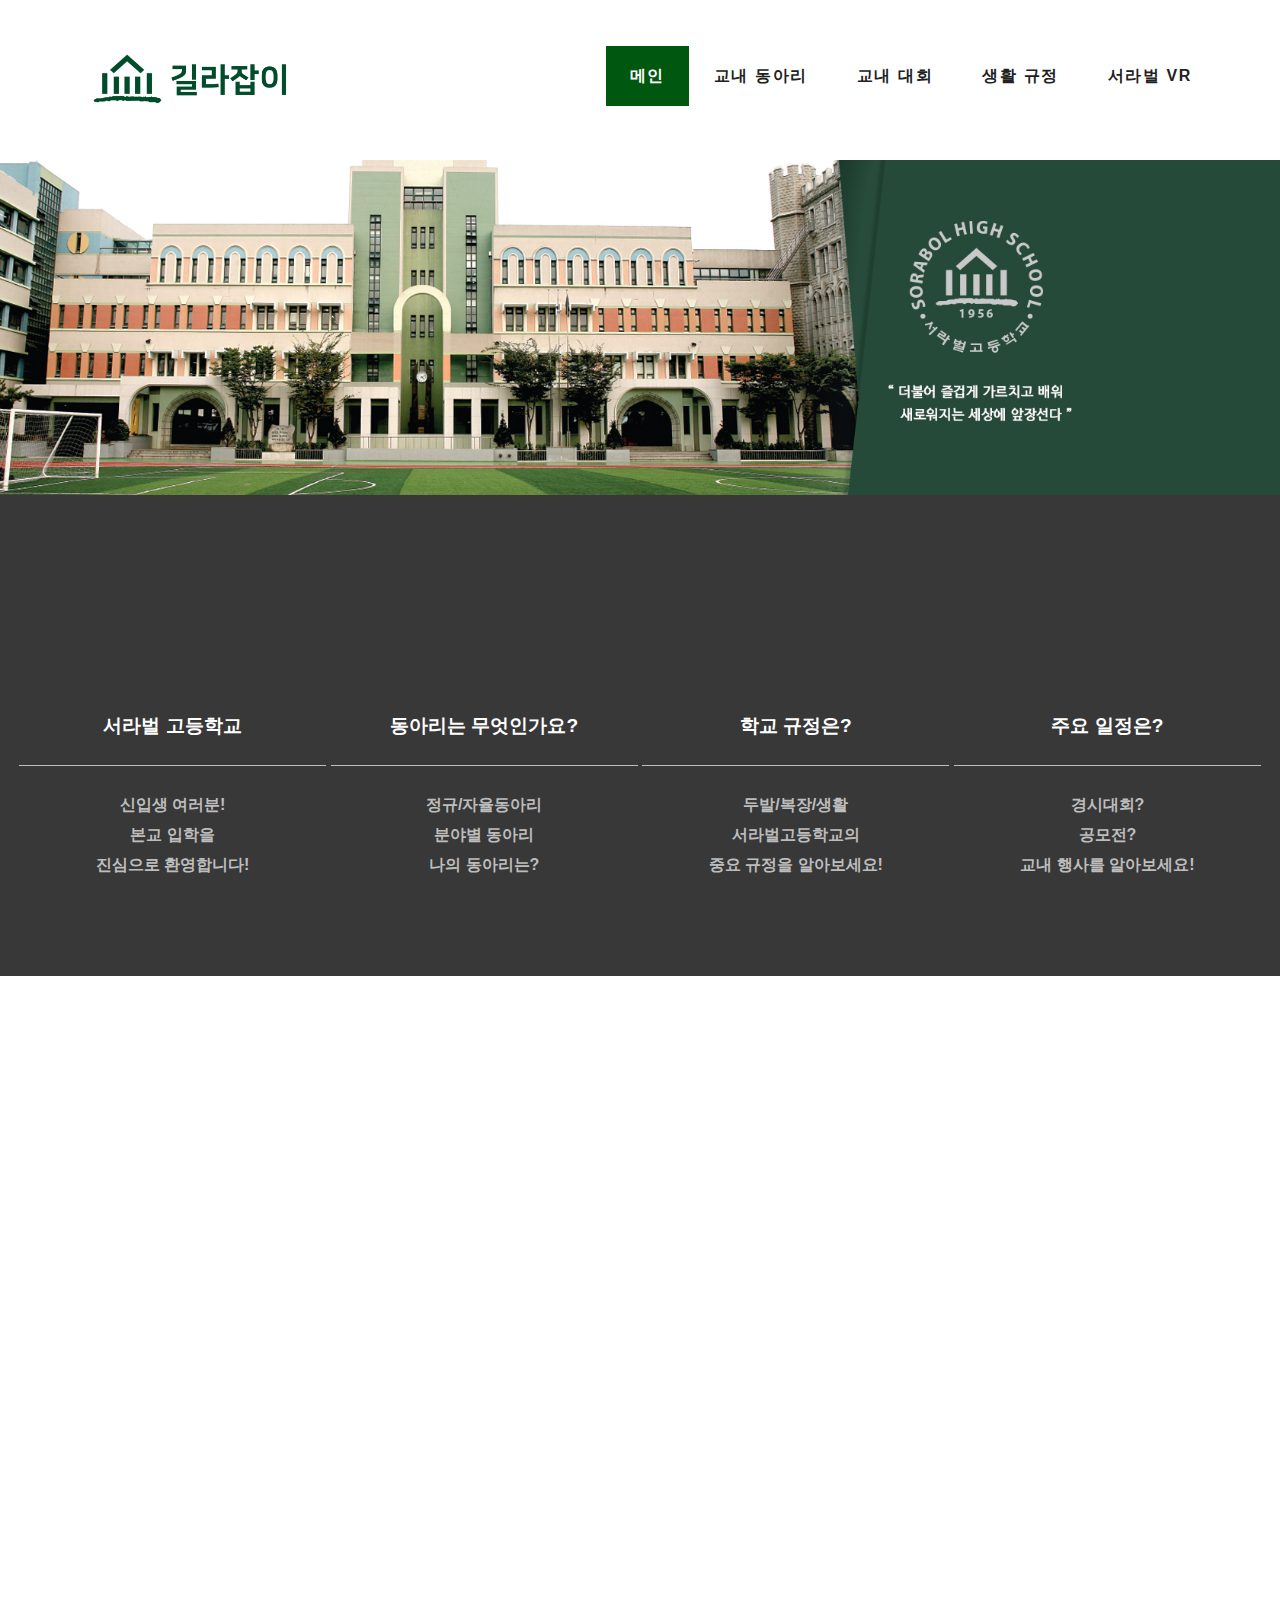
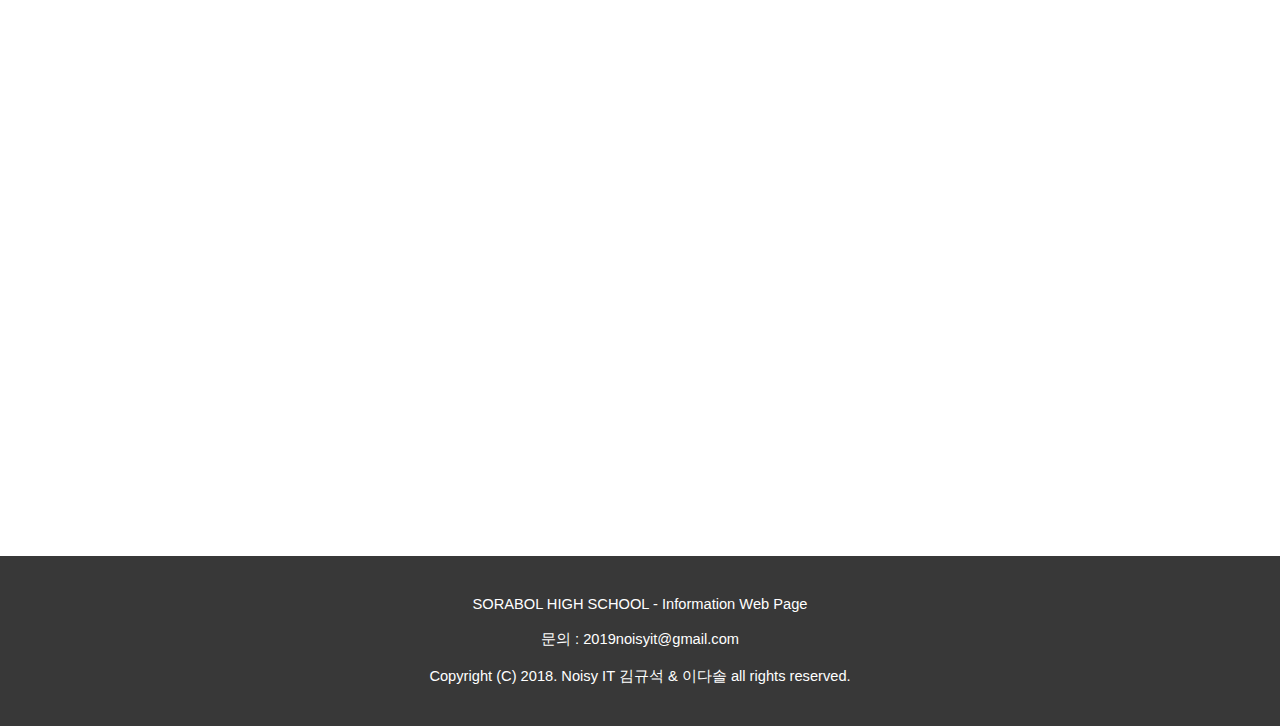
<file: index.html>
<!doctype <!DOCTYPE html>
<!--본 페이지는 서라벌 고등학교 정규 & 자율동아리 2018~2020 Noisy IT(김규석, 이다솔)에 의해 제작되었으며, 2018년부터 본교의 공식 허락을 받고 운영되고 있습니다.-->
<!--코드 파일의 구성은 다음과 같습니다. 다음 개발을 이어나갈 후배분들은 참고해주세요.
body 구성 (순서대로)
1. pc 상단 메뉴
2. 모바일 메뉴 - 햄버거
3. 메인 페이지 이미지 슬라이드
4. 추가 설명 안내 (급식, 추가 설명 안내)
5. 개발자 정보
-->
<html>
<head>
    <meta charset="utf-8" />
    <meta http-equiv="X-UA-Compatible" content="IE=edge">
    <meta name="viewport" content="width=device-width, initial-scale=1">
    <title>서라벌 길라잡이</title>
    <meta name="viewport" content="width=device-width, initial-scale=1">
    <link rel="stylesheet" type="text/css" media="screen" href="./css/keep.css"/>
    <link rel="stylesheet" type="text/css" media="screen" href="./css/header.css"/>
    <link rel="stylesheet" type="text/css" media="screen" href="./css/main.css"/>
    <link rel="stylesheet" type="text/css" media="screen" href="./css/footer.css"/>
    <!--<link rel="stylesheet" type="text/css" media="screen" href="../css/animation.css"/>
    <link rel="stylesheet" type="text/css" media="screen" href="../css/animate.css"/> -->

    <link rel="stylesheet" href="https://use.fontawesome.com/releases/v5.7.0/css/all.css" integrity="sha384-lZN37f5QGtY3VHgisS14W3ExzMWZxybE1SJSEsQp9S+oqd12jhcu+A56Ebc1zFSJ" crossorigin="anonymous">

    <script src="./js/keep.js"></script>
    <script src="./js/urlmanage.js"></script>
    <script src="./js/timer.js"></script>
    <script src="./js/wow.min.js"></script>
    <script src="./js/mobilesidemenu.js"></script>
    <script>
        new WOW().init(); //wow.js 라이브러리 스크롤 애니메이션
        </script>
</head>

<!--메뉴&햄버거 _________________________________________________________________________ -->
<body class="fadeIn">

<!--hamberger (menu side) code-->
    <div class="menu-side">
        <a class="menu-side-close" onclick="closeNav()" style="cursor: pointer;">&times;</a>
        <a href="https://sorabol-info.github.io/hs/">메인</a>
        <a href="./html/srb-club.html">교내 동아리</a>
        <a href="./html/srb-contest.html">교내 대회</a>
        <a href="./html/srb-rule.html">생활규정</a>
        <a onclick="url_confirm_road()">로드뷰</a>
    </div>
    <div class="menu-side-open" onclick="openNav()">
        <i class="fas fa-bars menu-side-open-icon" style="font-size: 32pt;"></i>
    </div>
    <div class="mobile-top-sticky">
        <a title="서라벌 길라잡이" href="https://sorabol-info.github.io/hs/" >
            <img src="./html/logo.jpeg" style="max-width:100%; height:auto;">
    </div>

<!--menu bar (임시 삭제 상단 스티키)
    <div class="main-container">

        <div class="menu-bar">
            <a href="index.html">메인</a>
            <a href="club-index.html">동아리</a>
            <a href="contest.html">대회</a>
            <a href="intro.html">학교소개</a>
            <a onclick="url_confirm_road()">로드뷰</a>
            <a href="tip.html">학교생활 Tip</a>
        </div>
-->

    <!--메뉴 수정-->
            <div id="menu-wrapper">
                <div id="menu-top" class="container">
                <div id="logo">
                    <a title="서라벌 길라잡이" href="https://sorabol-info.github.io/hs/" >
                    <img src="./html/sorabol%20logo.png" height="80" alt="서라벌 길라잡이"></a>
            </div>
            <div class="top-container">
                <div id="menu" class="one" style="z-index:2">
                <ul>
                <li class="current_page_item"><a href="https://sorabol-info.github.io/hs/" accesskey="1" title="" class="button2">메인</a>
                </li>
                <li><a href="./html/srb-club.html" accesskey="2" title="동아리"class="button2">교내 동아리</a>
                </li>
                <li><a href="./html/srb-contest.html" accesskey="3" title=""class="button2">교내 대회</a>

                </li>
                <li><a href="./html/srb-rule.html" accesskey="4" title=""class="button2">생활 규정</a></li>
                <li><a onclick="yesorno();" class="button2">서라벌 VR</a></li>

                </ul>
            </div>
            </div>
            </div>
             </div>

<!-- 메뉴 제외 header code_________________________________________________________________________ -->

    <!--header
        <div class="header">
            <div class="header-title wow bounceIn" >
                <a>Sorabol Info</a>
            </div>
            <div class="header-sub wow bounceIn">
                <p>서라벌의 모든 것</p>
            </div>
            <div class="header-exam wow bounceIn">
                <div class="exam-day"></div>
            </div>
        </div>
    *학교 사진 이미지 스크롤을 위해 일단 제외함-->
    
        <!--메인 학교 이미지-->
        <div>
            <img src="./html/bgimg.jpeg" alt="메인" style="max-width:100%; height:auto;">
        </div>

        <!--이미지 아래 아이콘 및 설명 파트-->
        <div id="featured-wrapper">
                <div id="featured" class="container">
                  <div class="column1"> 
                    <div class="main-icon-box">
                        <i class="fas fa-school"></i>
                    </div>

                    <div class="title">
                      <h2>서라벌 고등학교</h2>
                    </div>
                    <p>신입생 여러분!<br>본교 입학을<br>진심으로 환영합니다!</p>
                  </div>
                  <div class="column2">
                    <div class="main-icon-box">
                        <i class="fas fa-users"></i>
                    </div>
                    <div class="title">
                      <h2>동아리는 무엇인가요?</h2>
                    </div>
                    <p>정규/자율동아리<br>분야별 동아리<br>나의 동아리는?</p>
                  </div>
                  <div class="column3"> 
                    <div class="main-icon-box">
                        <i class="fas fa-gavel"></i>
                        </div>
                    <div class="title">
                      <h2>학교 규정은?</h2>
                    </div>
                    <p>두발/복장/생활<br>서라벌고등학교의<br>중요 규정을 알아보세요!</p>
                  </div>
                  <div class="column4">
                    <div class="main-icon-box">
                            <i class="far fa-calendar-alt"></i>
                        </div>
                    <div class="title">
                      <h2>주요 일정은?</h2>
                    </div>
                    <p>경시대회?<br>공모전?<br>교내 행사를 알아보세요!</p>
                  </div>
                </div>
              </div>

        <!-- 일단 죽여놓은 코드
        <div class="icon-info"> 
            <div class="icon-box" >
                <p>본 페이지는 동아리 [NOISY IT]에서<br>신입생 및 재학생이 학교의 정보를 <br>쉽게 알아볼 수 있도록 하기 위하여 제작하였습니다</p>
            </div>
            <div class="icon-box" style="background-color: #dddddd">
                <p>- Developer -<br>Noisy IT 소속<br>2018~2020 ( 김규석 , 이다솔 )</p>
            </div>
            <div class="icon-box" style="background-color: #dddddd">
                <p>개발 과정</p>
                <p>2018년 ~ 현재, 어떻게 변화했을까요?<br>
                    <a class="info-btn" target="_blank" href="Noisy%20IT.html">자세히 알아보기</a>
                </p>
            </div>
        </div>-->
        
        <div class="club-info wow bounceInRight">
            <!--<div class="info-box">
                <i class="fas fa-users"></i>
            </div>-->
            <div class="des-box">
                <p>[모바일]<br>상단 왼쪽의 = 버튼을 눌러 동아리, 대회 일정 및 안내, 생활 규정 등 다양한 정보를 만나보세요!</p>
            </div>
        </div>

        <div class="rule-info wow bounceInLeft">
            <!--<div class="info-box">
                <i class="fas fa-calendar-check"></i>
            </div>-->
            <div class="des-box">
                <h3>- Today's 급식 & 일정 -</h3><br>
                <p>본 서비스는 추후 업데이트 될 예정입니다.<br>많은 기대 부탁드립니다 (ㅡㅡ)
            </div>
        </div>

        <div class="club-info wow bounceInRight">
            <!--<div class="info-box">
                <i class="fas fa-users"></i>
            </div>-->
            <div class="des-box">
                <p>본 페이지는 동아리 [Noisy IT]에서<br>신입생 및 재학생이 학교의 정보를 <br>쉽게 알아볼 수 있도록 하기 위하여 제작하였습니다<br><br>[ 최근 업데이트 기준일 : 2020. 07.01 ]</p>
            </div>
        </div>

        <div class="rule-info wow bounceInLeft">
            <!--<div class="info-box">
                <i class="fas fa-calendar-check"></i>
            </div>-->
            <div class="des-box">
                <h3>Developer & Manager</h3><br>
                <p>교내 정규 동아리 [ Noisy IT ] 소속<br>3학년<br>김규석 , 이다솔</p>
                <p></p>
                <br>
                <a class="info-btn" target="_blank" href="./html/NoisyIT.html"> 역대 개발진 알아보기 </a>
            </div>
        </div>

        <!--
        <div class="club-info wow bounceInRight">
            <div class="des-box">
                <h3>여분</h3><br>
                <p>여분</p>
                <br>
                <a class="info-btn" onclick="url_confirm_road()">자세히 알아보기</a>
            </div>
            <div class="info-box">
                <i class="fas fa-street-view"></i>
            </div>
        </div>-->

        

     <!--footer-->
        <div class="footer">
            <p>SORABOL HIGH SCHOOL - Information Web Page</p><br>
            <p>문의 : <a href="mailto:2019noisyit@gmail.com" style="text-decoration:none; color: white;">2019noisyit@gmail.com</a></p><br>
            <p>Copyright (C) 2018. Noisy IT 김규석 & 이다솔 all rights reserved.</p>
        </div>
    </div>

</body>
</html>
</file>
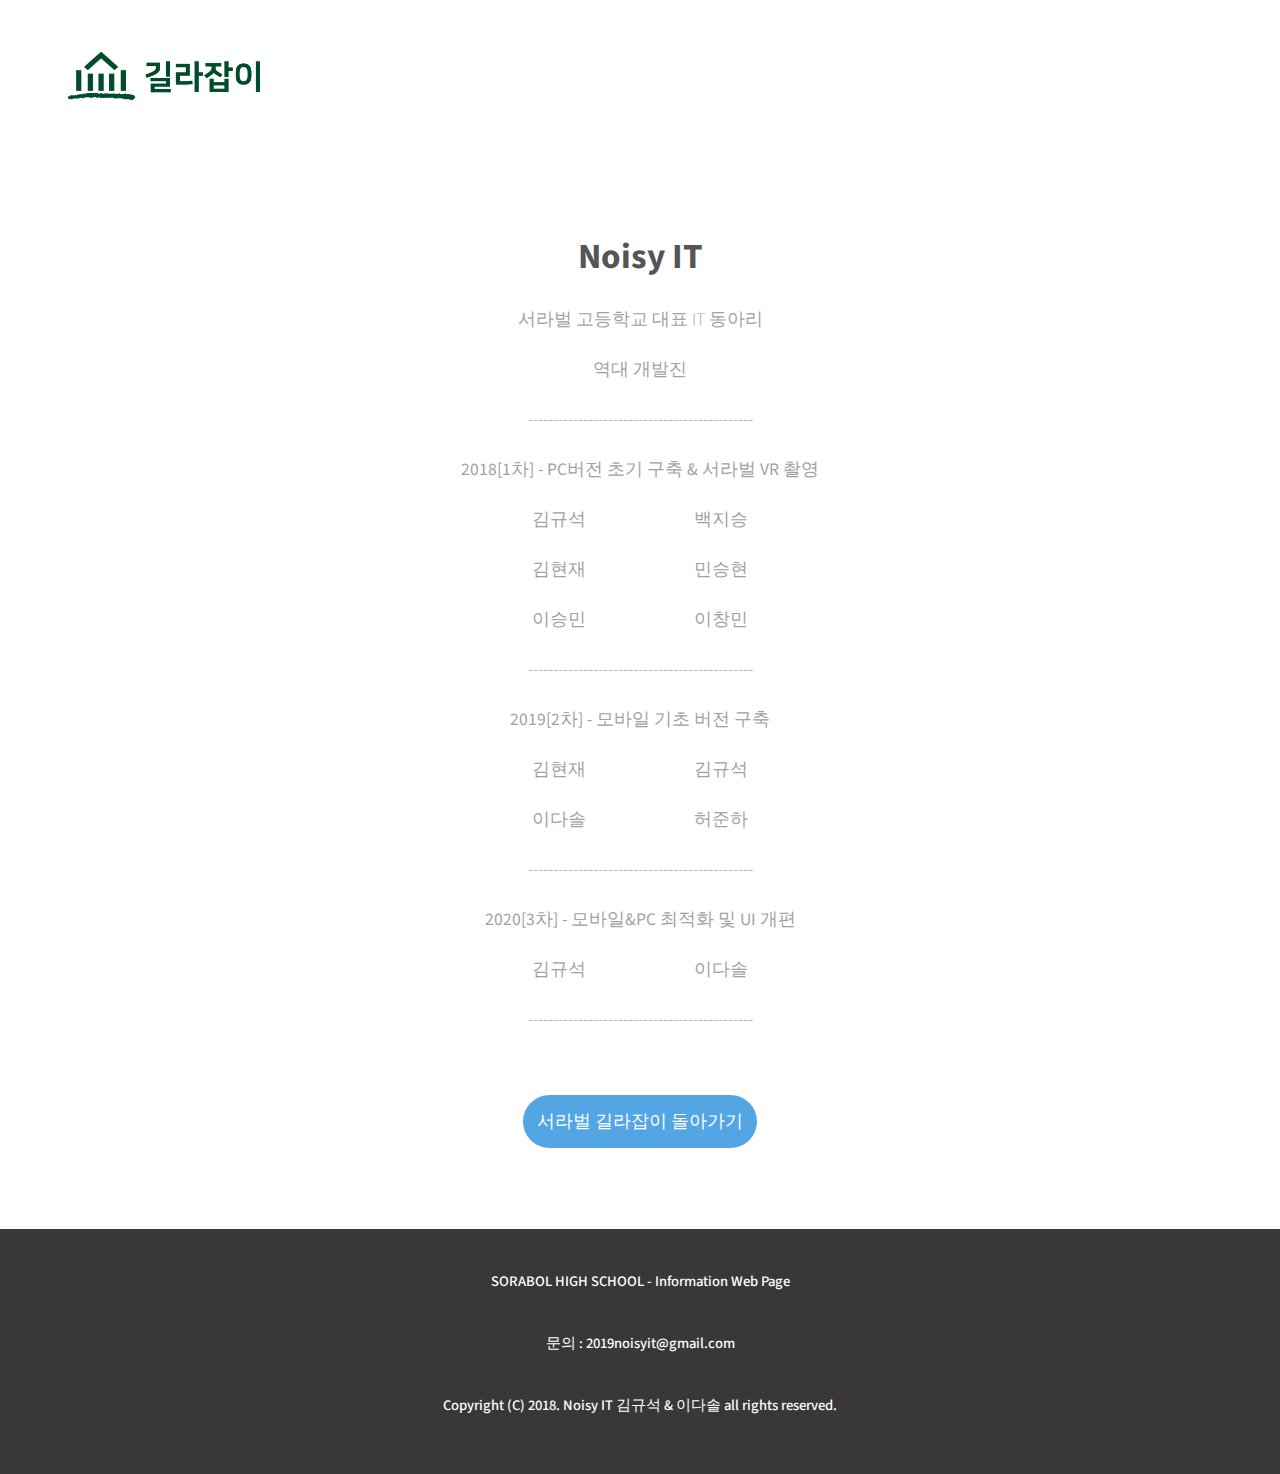
<file: html/Noisy IT.html>
<!DOCTYPE html PUBLIC "-//W3C//DTD XHTML 1.0 Strict//EN" "http://www.w3.org/TR/xhtml1/DTD/xhtml1-strict.dtd">

<html xmlns="http://www.w3.org/1999/xhtml">
<head>
<meta http-equiv="Content-Type" content="text/html; charset=utf-8" />
<title></title>
<meta name="keywords" content="" />
<meta name="description" content="" />
<link href="http://fonts.googleapis.com/css?family=Source+Sans+Pro:200,300,400,600,700,900" rel="stylesheet" />
<link href="../css/auth_club.css" rel="stylesheet" type="text/css" media="all" />
<link href="../css/fonts.css" rel="stylesheet" type="text/css" media="all" />
<link href="../css/NoisyIT.css" rel="stylesheet" type="text/css" media="all" />
<link href="../css/footer.css" rel="stylesheet" type="text/css" media="all" />
<!--<link href="../css/keep.css" rel="stylesheet" type="text/css" media="all" />-->

<!--[if IE 6]><link href="default_ie6.css" rel="stylesheet" type="text/css" /><![endif]-->

</head>
<body>





<div id="header-wrapper">
  <div id="header" class="container">
    <div class="topMenu" id="logo">
      <a title="Noisy IT" href="Noisy%20IT.html">
        <img class="topLogo" src="sorabol logo.png" height="80" alt="서라벌 길라잡이"></a>
      </div>
</div>
</div>
<div id="header-featured"> </div>

<div id="wrapper">

  <div id="extra" class="container">
      <h2><strong>Noisy IT</strong></h2><br>
    <span>
        서라벌 고등학교 대표 IT 동아리
        <br><br>
        <strong>역대 개발진</strong><br><br>
        ---------------------------------------------<br><br>
        <strong>2018[1차] - PC버전 초기 구축 & 서라벌 VR 촬영</strong>
        <br><br>
        김규석&nbsp; &nbsp;&nbsp; &nbsp;&nbsp; &nbsp;&nbsp; &nbsp;&nbsp; &nbsp;&nbsp; &nbsp;&nbsp; &nbsp;&nbsp; &nbsp;&nbsp; &nbsp;백지승<br><br>
        김현재&nbsp; &nbsp;&nbsp; &nbsp;&nbsp; &nbsp;&nbsp; &nbsp;&nbsp; &nbsp;&nbsp; &nbsp;&nbsp; &nbsp;&nbsp; &nbsp;&nbsp; &nbsp;민승현<br><br>
        이승민&nbsp; &nbsp;&nbsp; &nbsp;&nbsp; &nbsp;&nbsp; &nbsp;&nbsp; &nbsp;&nbsp; &nbsp;&nbsp; &nbsp;&nbsp; &nbsp;&nbsp; &nbsp;이창민<br><br>
        ---------------------------------------------<br><br>

        <strong>2019[2차] - 모바일 기초 버전 구축</strong>
        <br><br>
        김현재&nbsp; &nbsp;&nbsp; &nbsp;&nbsp; &nbsp;&nbsp; &nbsp;&nbsp; &nbsp;&nbsp; &nbsp;&nbsp; &nbsp;&nbsp; &nbsp;&nbsp; &nbsp;김규석<br><br>
        이다솔&nbsp; &nbsp;&nbsp; &nbsp;&nbsp; &nbsp;&nbsp; &nbsp;&nbsp; &nbsp;&nbsp; &nbsp;&nbsp; &nbsp;&nbsp; &nbsp;&nbsp; &nbsp;허준하<br><br>
        ---------------------------------------------<br><br>

        <strong>2020[3차] - 모바일&PC 최적화 및 UI 개편</strong>
        <br><br>
        김규석&nbsp; &nbsp;&nbsp; &nbsp;&nbsp; &nbsp;&nbsp; &nbsp;&nbsp; &nbsp;&nbsp; &nbsp;&nbsp; &nbsp;&nbsp; &nbsp;&nbsp; &nbsp;이다솔<br><br>
        ---------------------------------------------<br><br>

      </span>

    <a href="../index.html" id="return">서라벌 길라잡이 돌아가기</a></div>

    <br>
</div>
<div class="footer">
            <p>SORABOL HIGH SCHOOL - Information Web Page</p><br>
            <p>문의 : <a href="mailto:2019noisyit@gmail.com" style="text-decoration:none; color: white;">2019noisyit@gmail.com</a></p><br>
            <p>Copyright (C) 2018. Noisy IT 김규석 & 이다솔 all rights reserved.</p>
        </div>
</body>
</html>
</file>
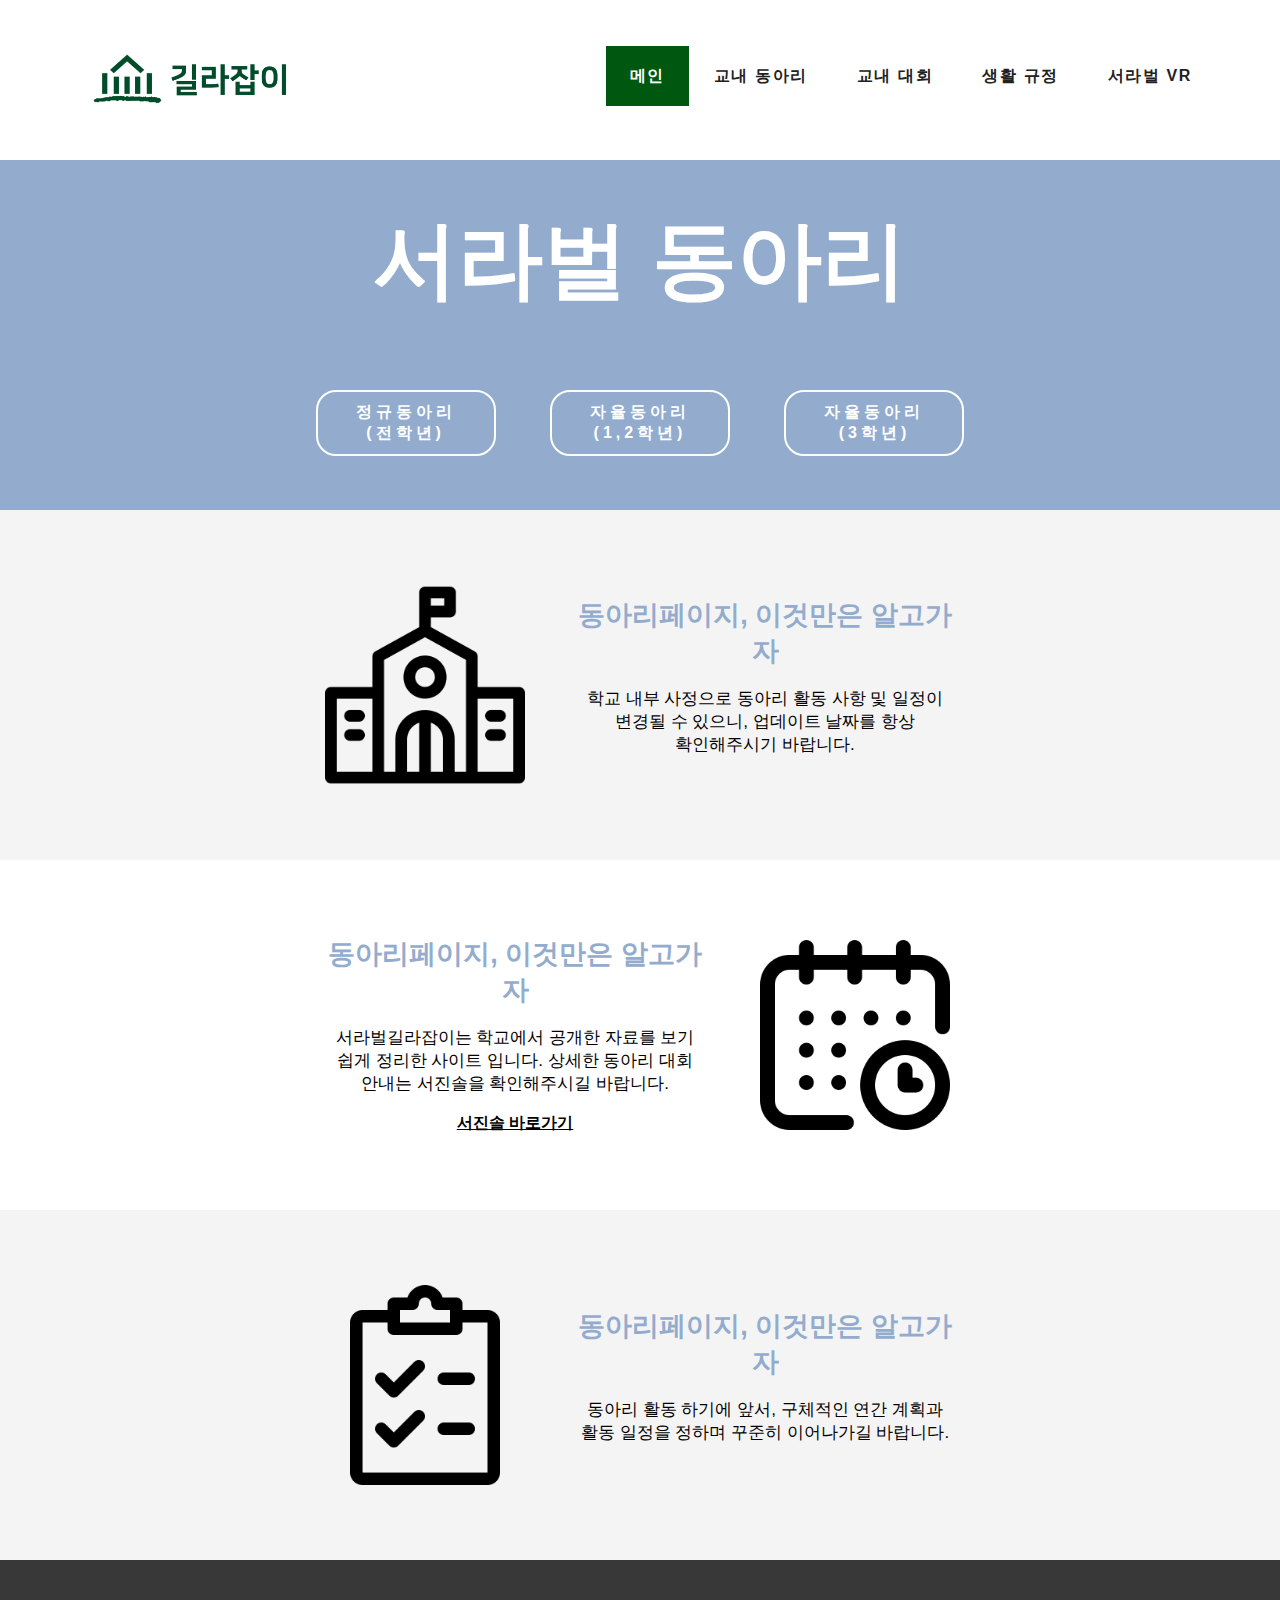
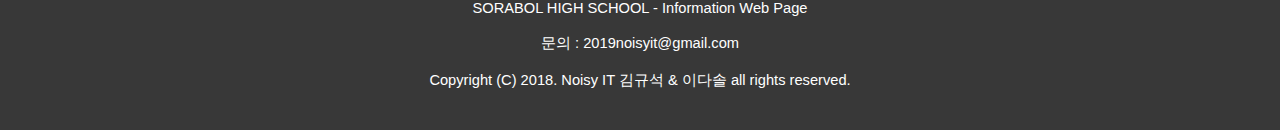
<file: html/srb-club.html>
<!doctype <!DOCTYPE html>
<html>
<head >
    <meta charset="utf-8" />
    <meta http-equiv="X-UA-Compatible" content="IE=edge">
    <title>교내 동아리</title>
    <meta name="viewport" content="width=device-width, initial-scale=1">
    <link rel="stylesheet" type="text/css" media="screen" href="../css/keep.css"/>
    <link rel="stylesheet" type="text/css" media="screen" href="../css/header.css"/>
    <link rel="stylesheet" type="text/css" media="screen" href="../css/footer.css"/>
    <link rel="stylesheet" type="text/css" media="screen" href="../css/animation.css"/>
    <link rel="stylesheet" type="text/css" media="screen" href="../css/main.css"/>
    <link rel="stylesheet" type="text/css" media="screen" href="../css/srb-club.css"/>
    <link rel="stylesheet" type="text/css" media="screen" href="../css/sidemenu-contestpage.css"/>


    <link rel="stylesheet" href="https://use.fontawesome.com/releases/v5.7.0/css/all.css" integrity="sha384-lZN37f5QGtY3VHgisS14W3ExzMWZxybE1SJSEsQp9S+oqd12jhcu+A56Ebc1zFSJ" crossorigin="anonymous">

    <script src="../js/keep.js"></script>                 <!--공통-->
    <script src="../js/mobilesidemenu.js"></script>
    <script src="../js/gradeselect.js"></script>
    <script src="../js/sidemenu-abc.js"></script>
    <script src="../js/urlmanage.js"></script>
    <script src="../js/sidemenu.js"></script>
    <script src="../js/clickPOPtest.js"></script>
    <!--<script src="../js/notice.js"></script>-->

</head>
<!--메뉴&햄버거 _________________________________________________________________________ -->
<body class="fadeIn">

<!--hamberger (menu side) code-->
    <div class="menu-side">
        <a class="menu-side-close" onclick="closeNav()" style="cursor: pointer;">&times;</a>
        <a href="https://sorabol-info.github.io/hs/">메인</a>
        <a href="../html/srb-club.html">교내 동아리</a>
        <a href="../html/srb-contest.html">교내 대회</a>
        <a href="../html/srb-rule.html">생활규정</a>
        <a onclick="url_confirm_road()">로드뷰</a>
    </div>
    <div class="menu-side-open" onclick="openNav()">
        <i class="fas fa-bars menu-side-open-icon" style="font-size: 32pt;"></i>
    </div>

    <div class="main-container">

      <!--menu bar (임시 삭제 상단 스티키)
        <div class="menu-bar wow fadeInDown" data-wow-duration="1s">
            <a href="index.html">메인</a>
            <a href="club-index.html">동아리</a>
            <a href="contest-allgrade.html">대회</a>
            <a href="intro.html">학교소개</a>
            <a onclick="url_confirm_road()">로드뷰</a>
            <a href="tip.html">학교생활 Tip</a>
        </div>
      -->

      <!--메뉴 수정-->
          <div id="menu-wrapper">
                  <div id="menu-top" class="container">
                    <div id="logo">
                      <a title="서라벌 길라잡이" href="https://sorabol-info.github.io/hs/" >
                        <img src="sorabol%20logo.png" height="80" alt="서라벌 길라잡이"></a>
                </div>
                <div class="top-container">
                    <div id="menu" class="one" style="z-index:2">
                  <ul>
                    <li class="current_page_item"><a href="https://sorabol-info.github.io/hs/" accesskey="1" title="" class="button2">메인</a>
                    </li>
                    <li><a href="srb-club.html" accesskey="2" title="동아리"class="button2">교내 동아리</a>
                    </li>
                    <li><a href="srb-contest.html" accesskey="3" title=""class="button2">교내 대회</a>

                    </li>
                    <li><a href="srb-rule.html" accesskey="4" title=""class="button2">생활 규정</a></li>
                    <li><a onclick="yesorno();" class="button2">서라벌 VR</a></li>
                  </ul>
               </div>
               </div>
               </div>
           </div>

<!-- 메뉴 제외 header code_________________________________________________________________________ -->
       <!--상단 배너-->
        <div class="header">
          <div class="header-title">
            <a href="srb-club.html" >서라벌 동아리</a>
          </div>
          <div class="header-sub">
            <p >서라벌 대회 일정</p>
          </div>
          <div class="exsentence-title" >
            <p>학년을 선택해주세요</p>
          </div>
          <div class="gradeselector">
            <a class="gradebutton" onclick="changeGrade(0)">
              정규동아리 (전학년)
            </a>
            <a class="gradebutton" onclick="changeGrade(1)">
              자율동아리 (1,2학년)
            </a>
            <a class="gradebutton" onclick="changeGrade(2)">
              자율동아리 (3학년)
            </a>
          </div>
          <div class="exsentence" id="exsentence">
            <p>2020학년도 대회일정은 공개되는 즉시 업데이트 될 예정입니다.</p>
          </div>
        </div>

<!-- 랜딩페이지 하단 설명부_____________________________________________________________ -->


        <div class="contest-main-null">
          <div class="contest-main-intro-gr">
            <div class="intro-pic-box">
              <img src="../image/high-school.png" class="intro-pic-img" >
            </div>
            <div class="intro-exp-box">
              <h1 onclick="notice()">동아리페이지, 이것만은 알고가자</h1>
              <br>
              <p>학교 내부 사정으로 동아리 활동 사항 및 일정이 변경될 수 있으니, 업데이트 날짜를 항상 확인해주시기 바랍니다. </p>
              <br>
            </div>
          </div>
          <div class="contest-main-intro-wht">

            <div class="intro-exp-box-wht">
              <h1 >동아리페이지, 이것만은 알고가자</h1>
              <br>
              <p>서라벌길라잡이는 학교에서 공개한 자료를 보기 쉽게 정리한 사이트 입니다. 상세한 동아리 대회 안내는 서진솔을 확인해주시길 바랍니다.</p>
              <br>
              <a href="https://sorabol.riroschool.kr/"  target="_blank" style="color:#000000;">서진솔 바로가기</a>
            </div>
            <div class="intro-pic-box-wht">
              <img src="../image/calendar.png" class="intro-pic-img-wht" >
            </div>
          </div>
          <div class="contest-main-intro-gr">
            <div class="intro-pic-box">
              <img src="../image/checklist.png" class="intro-pic-img" >
            </div>
            <div class="intro-exp-box">
              <h1 >동아리페이지, 이것만은 알고가자</h1>
              <br>
              <p>동아리 활동 하기에 앞서, 구체적인 연간 계획과 활동 일정을 정하며 꾸준히 이어나가길 바랍니다.</p>
              <br>
            </div>
          </div>
        </div>


<!-- 1학년 페이지(PC)- 시작부 ____________________________________________________________________________ -->
    <div class="Grade-page none-display">

      <!--_______모바일 사이드 메뉴_______-->
      <div class="mobile-side-menu-a">
          <a class="button" onclick="changeContentA(0)">정규동아리란?</a>
          <a class="button" onclick="changeContentA(1)">학술(1,2)</a>
          <a class="button" onclick="changeContentA(2)">독서토론(1,2)</a>
          <a class="button" onclick="changeContentA(3)">정보기계(1,2)</a>
          <a class="button" onclick="changeContentA(4)">예체능(1,2)</a>
          <a class="button" onclick="changeContentA(5)">학술(3)</a>
          <a class="button" onclick="changeContentA(6)">독서토론(3)</a>
          <a class="button" onclick="changeContentA(7)">정보기계(3)</a>
          <a class="button" onclick="changeContentA(8)">예체능(3)</a>
      </div>

    <!-- 헤더 하단 설명부-->

      <div class="rule-main-box-a">

          <div class="contest-main-intro-gr">
            <div class="intro-pic-box">
              <img src="../image/high-school.png" class="intro-pic-img" >
            </div>
            <div class="intro-exp-box">
              <h1 >동아리페이지, 이것만은 알고가자</h1>
              <br>
              <p>학교 내부 사정으로 동아리 일정이나 활동 사항이 변경될 수 있으니, 업데이트 날짜를 항상 확인해주시기 바랍니다. </p>
              <br>
            </div>
          </div>
          <div class="contest-main-intro-wht">

            <div class="intro-exp-box-wht">
              <h1 >동아리페이지, 이것만은 알고가자</h1>
              <br>
              <p>서라벌길라잡이는 학교에서 공개한 자료를 보기 쉽게 정리한 사이트 입니다. 상세한 동아리정보와 대회 일정은 서진솔을 이용해주시기 바랍니다.</p>
              <br>
              <a href="https://sorabol.riroschool.kr/"  target="_blank" style="color:#000000;">서진솔 바로가기</a>
            </div>
            <div class="intro-pic-box-wht">
              <img src="../image/calendar.png" class="intro-pic-img-wht" >
            </div>
          </div>
          <div class="contest-main-intro-gr">
            <div class="intro-pic-box">
              <img src="../image/checklist.png" class="intro-pic-img" >
            </div>
            <div class="intro-exp-box">
              <h1 >동아리페이지, 이것만은 알고가자</h1>
              <br>
              <p>동아리 활동 하기에 앞서, 구체적인 연간 계획과 활동 일정을 정하며 꾸준히 이어나가길 바랍니다.</p>
              <br>
            </div>

        </div>

        <!--
          <div class="intro-title"><1학년 대회일정></div>
          <p class="sub-title">대회일정 페이지에 오신걸 환영합니다!</p>
          <p class="sub-title">
            -월별 대회를 확인해 보세요-<br>(pc는 좌측, 모바일은 상단)
            <br>
          </p>
          <div class="intro-tip-box">
            <p id="intro-tip-text">TIP!</p>
            <p id="intro-tip-text">계열구분: 이공, 인문, 공통</p>
            <p id="intro-tip-text">대회신청: < <a href="https://sorabol.riroschool.kr/" target="_blank" class=intro-hyperlink>서진솔</a> 바로가기 > </p>
            <p id="intro-tip-text">수상비율: 참가자의 20%</p>
            <p id="intro-tip-text">※ 계열구분은 참가대상과는 관련이 없습니다</p>
          </p>
        </div>
      -->
      </div>

    <!--_______ PC 사이드 메뉴_______-->
      <div class="side-menu-a">
        <a onclick="changeContentA(0)">학술(1,2)</a>
        <a onclick="changeContentA(1)">독서토론(1,2)</a>
        <a onclick="changeContentA(2)">정보기계(1,2)</a>
        <a onclick="changeContentA(3)">예체능(1,2)</a>
        <a onclick="changeContentA(4)">학술(3)</a>
        <a onclick="changeContentA(5)">독서토론(3)</a>
        <a onclick="changeContentA(6)">정보기계(3)</a>
        <a onclick="changeContentA(7)">예체능(3)</a>
      </div>

<!-- 1학년 페이지 - 월별 대회목록 __________________________________________________-->






<!--________________________________대회페이지 친절하게 설명해드려요___________________________________________

                   바로 아래에 보이는 4월 달 대회를 기준으로 설명
                   클래스 명은 옛날에 다른거랑 안겹치게 붙인다고 지은거라 난잡한거 이해좀

                   다른건 그냥 보면 될거같고
                   img감싸고 있는 span은 그냥 간격맞추려고 넣어놓은거고

                   더 알아보기 버튼은 누르면 팝업창 나오는거고
                   더 알아보기 버튼(pc, 모바일)이랑 팝업창켰을 때 나오는 닫기 버튼에 들어가있는
                   onclick="hellopopup1()"이라는 코드는 js쓴건데
                   팝업창이 떠있는 상태면 닫고
                   팝업창이 없는 상태면 켜는
                   그런 의미인 코드야

                   hellopopup 뒤에 숫자 붙여서 어떤 팝업창인지 구분하는거고
                   그래서 아래쪽에 팝업창 모아놓은거 있는데

                   <div  class="popupChang opctzero" id="info-pop-1">
                     <a onclick="hellopopup1()" title="Close" class="modal-close opctzero" id="pop-close-1">X</a>
                     <img src="../image/tip_blk.png" class="pop-img" >
                     <span class="pop-name no-drag">서울학생과학발명품경진대회</span>
                     <div class="pop-text no-drag">서울시에서 학생들이 과핟ㄱ으로 발명품만들어서 뚝딱뚝딱</div>
                     <a onclick="hellopopup1()" title="Close" class="modal-close-mob opctzero" id="pop-close-mob-1">뒤로가기</a>
                   </div>

                   이게 팝업창 코드인데 hellopopup뒤에 있는 숫자랑 info-pop뒤에 있는 숫자랑 pop-close뒤에 있는 숫자랑 pop-close-mob뒤에있는 숫자랑 모두 같은 숫자로 맞춰야함

                   그거말고는 딱히 어려운거 없음

                   그 뭐냐 5월달에 있는 대회중에서 '시화전'처럼 글자가 짧은 대회같은 경우에는 버튼이랑 대회이름이랑 위치가 뒤틀려서
                   namemargin이라는 클래스 추가했는데
                   대회는 대부분 이름 길어서 저런 예외가 시화전밖에 없는데
                   동아리는 이름짧은거 많으니깐
                   나중에 동아리 이름 짧은것들이 버튼이랑 겹치면 namemargin추가하라고


                   정규 자율로 나누고 그 안에서 계열 나눌꺼면
                   대회페이지 3학년페이지 없애버려

                   이 페이지 css들어간거는 거의다 contest-allgrade.css에 들어가있고
                   대회페이지만 사용하는 css는 contest-allgrade.css랑 sidemenu-contestpage.css 이렇게 2개 밖에 없고 나머지는 다 공통 css사용중
                   js는 clickPOPtest.js가 팝업창 js고 gradeselect.js는 학년마다 창 바꾸는 js고 sidemenu-abc는 대회페이지 전용 사이드메뉴바 css임.

                   폴더에 들어가있는 css나 js중에서 안쓰고 있는 것들은 초록버전에서 고칠때 바꿔놨던것들이니깐 알아서 거르고.
________________________________________________________________________________________________________________-->


      <!--학술(1,2학년)-->
          <div class="content-boxA none-display" style="background-color: #f4f4f4;">
            <div class="Grade-pc">
              <h1 class="month-value-pc">학술 - ( 1, 2학년 )</h1>                <!--이게 위에 있는 몇월인지 글씨-->
              <ul class="contest-name-pc">
                <li class="contest-name-pc">
                  <span style="display: block; padding-top: 10px;  ">
                    <img src="../image/kyungsi_c.png" class="contest-name-pc" >
                  </span>
                  <br class="contest-name-pc">                    <!--공백(이미지 아래에 한 칸 띄우는 용도)-->
                  <span><strong class="contest-name-pc">그린라이트</strong></span>
                  <a class="infoplus" onclick="hellopopup2()"> 더알아보기 </a>   <!--pc용 더알아보기 버튼(초록색)-->
                  <a class="infoplus-mob" onclick="hellopopup2()"> + </a> <!--모바일용 더알아보기 버튼(파란색테두리)-->
                </li>
                <li class="contest-name-pc">
                  <span style="display: block; padding-top: 10px;  ">
                    <img src="../image/toron_c.png" class="contest-name-pc" >
                  </span>
                  <br class="contest-name-pc">
                  <span><strong class="contest-name-pc">경영경제동아리(ECON)</strong></span>
                  <a class="infoplus" onclick="hellopopup3()"> 더알아보기 </a>   <!--pc용 더알아보기 버튼(초록색)-->
                  <a class="infoplus-mob" onclick="hellopopup3()"> + </a> <!--모바일용 더알아보기 버튼(파란색테두리)-->
                </li>
                <li class="contest-name-pc">
                  <span style="display: block; padding-top: 10px;  ">
                    <img src="../image/kyungsi_c.png" class="contest-name-pc" >
                  </span>
                  <br class="contest-name-pc">
                  <span><strong class="contest-name-pc">영자신문반</strong></span>
                  <a class="infoplus" onclick="hellopopup4()"> 더알아보기 </a>   <!--pc용 더알아보기 버튼(초록색)-->
                  <a class="infoplus-mob" onclick="hellopopup4()"> + </a> <!--모바일용 더알아보기 버튼(파란색테두리)-->
                </li>
                <li class="contest-name-pc">
                  <span style="display: block; padding-top: 10px;  ">
                    <img src="../image/toron_c.png" class="contest-name-pc" >
                  </span>
                  <br class="contest-name-pc">
                  <span style="padding-top: 20px;"><strong class="contest-name-pc">수학토론동아리(DMZ)</strong></span>
                  <a class="infoplus" onclick="hellopopup5()"> 더알아보기 </a>   <!--pc용 더알아보기 버튼(초록색)-->
                  <a class="infoplus-mob" onclick="hellopopup5()"> + </a> <!--모바일용 더알아보기 버튼(파란색테두리)-->
                </li>
                <li class="contest-name-pc">
                  <span style="display: block; padding-top: 10px;  ">
                    <img src="../image/toron_c.png" class="contest-name-pc" >
                  </span>
                  <br class="contest-name-pc">
                  <span><strong class="contest-name-pc">월드뉴스연구반</strong></span>
                  <a class="infoplus" onclick="hellopopup6()"> 더알아보기 </a>   <!--pc용 더알아보기 버튼(초록색)-->
                  <a class="infoplus-mob" onclick="hellopopup6()"> + </a> <!--모바일용 더알아보기 버튼(파란색테두리)-->
                </li>
                <li class="contest-name-pc">
                  <span style="display: block; padding-top: 10px;  ">
                    <img src="../image/kyungsi_c.png" class="contest-name-pc" >
                  </span>
                  <br class="contest-name-pc">
                  <span><strong class="contest-name-pc">사회환경문제비평반</strong></span>
                  <a class="infoplus" onclick="hellopopup7()"> 더알아보기 </a>   <!--pc용 더알아보기 버튼(초록색)-->
                  <a class="infoplus-mob" onclick="hellopopup7()"> + </a> <!--모바일용 더알아보기 버튼(파란색테두리)-->
                </li>
                <li class="contest-name-pc">
                  <span style="display: block; padding-top: 10px;  ">
                    <img src="../image/kyungsi_c.png" class="contest-name-pc" >
                  </span>
                  <br class="contest-name-pc">
                  <span><strong class="contest-name-pc">미디어콘텐츠탐구반</strong></span>
                  <a class="infoplus" onclick="hellopopup8()"> 더알아보기 </a>   <!--pc용 더알아보기 버튼(초록색)-->
                  <a class="infoplus-mob" onclick="hellopopup8()"> + </a> <!--모바일용 더알아보기 버튼(파란색테두리)-->
                </li>
                <li class="contest-name-pc">
                  <span style="display: block; padding-top: 10px;  ">
                    <img src="../image/kyungsi_c.png" class="contest-name-pc" >
                  </span>
                  <br class="contest-name-pc">
                  <span><strong class="contest-name-pc namemargin">지식생산자반</strong></span>
                  <a class="infoplus" onclick="hellopopup9()"> 더알아보기 </a>   <!--pc용 더알아보기 버튼(초록색)-->
                  <a class="infoplus-mob" onclick="hellopopup9()"> + </a> <!--모바일용 더알아보기 버튼(파란색테두리)-->
                </li>
                <li class="contest-name-pc">
                  <span style="display: block; padding-top: 10px;  ">
                    <img src="../image/kyungsi_c.png" class="contest-name-pc" >
                  </span>
                  <br class="contest-name-pc">
                  <span><strong class="contest-name-pc namemargin">물리실험반</strong></span>
                  <a class="infoplus" onclick="hellopopup10()"> 더알아보기 </a>   <!--pc용 더알아보기 버튼(초록색)-->
                  <a class="infoplus-mob" onclick="hellopopup10()"> + </a> <!--모바일용 더알아보기 버튼(파란색테두리)-->
                </li>
                <li class="contest-name-pc">
                  <span style="display: block; padding-top: 10px;  ">
                    <img src="../image/kyungsi_c.png" class="contest-name-pc" >
                  </span>
                  <br class="contest-name-pc">
                  <span><strong class="contest-name-pc namemargin">작은과학자들</strong></span>
                  <a class="infoplus" onclick="hellopopup11()"> 더알아보기 </a>   <!--pc용 더알아보기 버튼(초록색)-->
                  <a class="infoplus-mob" onclick="hellopopup11()"> + </a> <!--모바일용 더알아보기 버튼(파란색테두리)-->
                </li>
                <li class="contest-name-pc">
                  <span style="display: block; padding-top: 10px;  ">
                    <img src="../image/kyungsi_c.png" class="contest-name-pc" >
                  </span>
                  <br class="contest-name-pc">
                  <span><strong class="contest-name-pc namemargin">생물자원탐구반</strong></span>
                  <a class="infoplus" onclick="hellopopup12()"> 더알아보기 </a>   <!--pc용 더알아보기 버튼(초록색)-->
                  <a class="infoplus-mob" onclick="hellopopup12()"> + </a> <!--모바일용 더알아보기 버튼(파란색테두리)-->
                </li>
                <li class="contest-name-pc">
                  <span style="display: block; padding-top: 10px;  ">
                    <img src="../image/kyungsi_c.png" class="contest-name-pc" >
                  </span>
                  <br class="contest-name-pc">
                  <span><strong class="contest-name-pc namemargin">수학멘토반(M.E)</strong></span>
                  <a class="infoplus" onclick="hellopopup13()"> 더알아보기 </a>   <!--pc용 더알아보기 버튼(초록색)-->
                  <a class="infoplus-mob" onclick="hellopopup13()"> + </a> <!--모바일용 더알아보기 버튼(파란색테두리)-->
                </li>
                <li class="contest-name-pc">
                  <span style="display: block; padding-top: 10px;  ">
                    <img src="../image/kyungsi_c.png" class="contest-name-pc" >
                  </span>
                  <br class="contest-name-pc">
                  <span><strong class="contest-name-pc namemargin">수학문제퀴즈반</strong></span>
                  <a class="infoplus" onclick="hellopopup14()"> 더알아보기 </a>   <!--pc용 더알아보기 버튼(초록색)-->
                  <a class="infoplus-mob" onclick="hellopopup14()"> + </a> <!--모바일용 더알아보기 버튼(파란색테두리)-->
                </li>
                <li class="contest-name-pc">
                  <span style="display: block; padding-top: 10px;  ">
                    <img src="../image/kyungsi_c.png" class="contest-name-pc" >
                  </span>
                  <br class="contest-name-pc">
                  <span><strong class="contest-name-pc namemargin">지리탐구반</strong></span>
                  <a class="infoplus" onclick="hellopopup15()"> 더알아보기 </a>   <!--pc용 더알아보기 버튼(초록색)-->
                  <a class="infoplus-mob" onclick="hellopopup15()"> + </a> <!--모바일용 더알아보기 버튼(파란색테두리)-->
                </li>
                <li class="contest-name-pc">
                  <span style="display: block; padding-top: 10px;  ">
                    <img src="../image/kyungsi_c.png" class="contest-name-pc" >
                  </span>
                  <br class="contest-name-pc">
                  <span><strong class="contest-name-pc namemargin">수학저널반</strong></span>
                  <a class="infoplus" onclick="hellopopup16()"> 더알아보기 </a>   <!--pc용 더알아보기 버튼(초록색)-->
                  <a class="infoplus-mob" onclick="hellopopup16()"> + </a> <!--모바일용 더알아보기 버튼(파란색테두리)-->
                </li>
                <li class="contest-name-pc">
                  <span style="display: block; padding-top: 10px;  ">
                    <img src="../image/kyungsi_c.png" class="contest-name-pc" >
                  </span>
                  <br class="contest-name-pc">
                  <span><strong class="contest-name-pc namemargin">청소년과학탐구반</strong></span>
                  <a class="infoplus" onclick="hellopopup17()"> 더알아보기 </a>   <!--pc용 더알아보기 버튼(초록색)-->
                  <a class="infoplus-mob" onclick="hellopopup17()"> + </a> <!--모바일용 더알아보기 버튼(파란색테두리)-->
                </li>
                <li class="contest-name-pc">
                  <span style="display: block; padding-top: 10px;  ">
                    <img src="../image/kyungsi_c.png" class="contest-name-pc" >
                  </span>
                  <br class="contest-name-pc">
                  <span><strong class="contest-name-pc namemargin">한국어 탐구반</strong></span>
                  <a class="infoplus" onclick="hellopopup18()"> 더알아보기 </a>   <!--pc용 더알아보기 버튼(초록색)-->
                  <a class="infoplus-mob" onclick="hellopopup18()"> + </a> <!--모바일용 더알아보기 버튼(파란색테두리)-->
                </li>
              </ul>
            </div>
            <div style="clear:both"></div> <div class="null-space"></div>
          </div>


      <!--독서토론 - (1,2학년)-->
          <div class="content-boxA none-display" style="background-color: #f4f4f4;">
            <div class="Grade-pc">
              <h1 class="month-value-pc">독서토론 - ( 1, 2학년 )</h1>
              <ul class="contest-name-pc">
                <li class="contest-name-pc">
                  <span style="display: block; padding-top: 10px;  ">
                    <img src="../image/kyungsi_c.png" class="contest-name-pc" >
                  </span>
                  <br class="contest-name-pc">
                  <span><strong class="contest-name-pc">문헌정보반</strong></span>
                  <a class="infoplus" onclick="hellopopup19()"> 더알아보기 </a>   <!--pc용 더알아보기 버튼(초록색)-->
                  <a class="infoplus-mob" onclick="hellopopup19()"> + </a> <!--모바일용 더알아보기 버튼(파란색테두리)-->
                </li>
                <li class="contest-name-pc">
                  <span style="display: block; padding-top: 10px;  ">
                    <img src="../image/kyungsi_c.png" class="contest-name-pc" >
                  </span>
                  <br class="contest-name-pc">
                  <span><strong class="contest-name-pc">미디어 비평반</strong></span>
                  <a class="infoplus" onclick="hellopopup20()"> 더알아보기 </a>   <!--pc용 더알아보기 버튼(초록색)-->
                  <a class="infoplus-mob" onclick="hellopopup20()"> + </a> <!--모바일용 더알아보기 버튼(파란색테두리)-->
                </li>
                <li class="contest-name-pc">
                  <span style="display: block; padding-top: 10px;  ">
                    <img src="../image/kyungsi_c.png" class="contest-name-pc" >
                  </span>
                  <br class="contest-name-pc">
                  <span><strong class="contest-name-pc">독서토론반</strong></span>
                  <a class="infoplus" onclick="hellopopup21()"> 더알아보기 </a>   <!--pc용 더알아보기 버튼(초록색)-->
                  <a class="infoplus-mob" onclick="hellopopup21()"> + </a> <!--모바일용 더알아보기 버튼(파란색테두리)-->
                </li>
                <li class="contest-name-pc">
                  <span style="display: block; padding-top: 10px;  ">
                    <img src="../image/kyungsi_c.png" class="contest-name-pc" >
                  </span>
                  <br class="contest-name-pc">
                  <span><strong class="contest-name-pc">수학영화저널반</strong></span>
                  <a class="infoplus" onclick="hellopopup22()"> 더알아보기 </a>   <!--pc용 더알아보기 버튼(초록색)-->
                  <a class="infoplus-mob" onclick="hellopopup22()"> + </a> <!--모바일용 더알아보기 버튼(파란색테두리)-->
                </li>
              </ul>
            </div>
            <div style="clear:both"></div> <div class="null-space"></div>
          </div>


      <!--정보기계 - (1,2학년)-->
          <div class="content-boxA none-display" style="background-color: #f4f4f4;">
            <div class="Grade-pc">
              <h1 class="month-value-pc">정보기계 - ( 1, 2학년 )</h1>
              <ul class="contest-name-pc">
                <li class="contest-name-pc">
                  <span style="display: block; padding-top: 10px;  ">
                    <img src="../image/kyungsi_c.png" class="contest-name-pc" >
                  </span>
                  <br class="contest-name-pc">
                  <span><strong class="contest-name-pc"style="margin: 0 20px 0 20px">Noisy IT</strong></span>
                  <a class="infoplus" onclick="hellopopup23()"> 더알아보기 </a>   <!--pc용 더알아보기 버튼(초록색)-->
                  <a class="infoplus-mob" onclick="hellopopup23()"> + </a> <!--모바일용 더알아보기 버튼(파란색테두리)-->
                </li>
                <li class="contest-name-pc">
                  <span style="display: block; padding-top: 10px;  ">
                   <img src="../image/kyungsi_c.png" class="contest-name-pc" >
                  </span>
                  <br class="contest-name-pc">
                  <span><strong class="contest-name-pc"style="margin: 0 20px 0 20px">로보틱스</strong></span>
                  <a class="infoplus" onclick="hellopopup24()"> 더알아보기 </a>   <!--pc용 더알아보기 버튼(초록색)-->
                  <a class="infoplus-mob" onclick="hellopopup24()"> + </a> <!--모바일용 더알아보기 버튼(파란색테두리)-->
                </li>
              </ul>
            </div>
            <div style="clear:both"></div> <div class="null-space"></div>
          </div>


      <!--예체능 - (1,2학년)-->
          <div class="content-boxA none-display" style="background-color: #f4f4f4;">
            <div class="Grade-pc">
              <h1 class="month-value-pc">예체능 - ( 1, 2학년 )</h1>
              <ul class="contest-name-pc">
                <li class="contest-name-pc">
                  <span style="display: block; padding-top: 10px;  ">
                   <img src="../image/kyungsi_c.png" class="contest-name-pc" >
                  </span>
                  <br class="contest-name-pc">
                  <span><strong class="contest-name-pc">바이블스터디반</strong></span>
                  <a class="infoplus" onclick="hellopopup25()"> 더알아보기 </a>   <!--pc용 더알아보기 버튼(초록색)-->
                  <a class="infoplus-mob" onclick="hellopopup25()"> + </a> <!--모바일용 더알아보기 버튼(파란색테두리)-->
                </li>
                <li class="contest-name-pc">
                  <span style="display: block; padding-top: 10px;  ">
                   <img src="../image/kyungsi_c.png" class="contest-name-pc" >
                  </span>
                  <br class="contest-name-pc">
                  <span><strong class="contest-name-pc"style="margin: 0 20px 0 20px">젊음의샘</strong></span>
                  <a class="infoplus" onclick="hellopopup26()"> 더알아보기 </a>   <!--pc용 더알아보기 버튼(초록색)-->
                  <a class="infoplus-mob" onclick="hellopopup26()"> + </a> <!--모바일용 더알아보기 버튼(파란색테두리)-->
                </li>
                <li class="contest-name-pc">
                  <span style="display: block; padding-top: 10px;  ">
                   <img src="../image/kyungsi_c.png" class="contest-name-pc" >
                  </span>
                  <br class="contest-name-pc">
                  <span><strong class="contest-name-pc">라온오케스트라</strong></span>
                  <a class="infoplus" onclick="hellopopup27()"> 더알아보기 </a>   <!--pc용 더알아보기 버튼(초록색)-->
                  <a class="infoplus-mob" onclick="hellopopup27()"> + </a> <!--모바일용 더알아보기 버튼(파란색테두리)-->
                </li>
                <li class="contest-name-pc">
                  <span style="display: block; padding-top: 10px;  ">
                   <img src="../image/kyungsi_c.png" class="contest-name-pc" >
                  </span>
                  <br class="contest-name-pc">
                  <span><strong class="contest-name-pc">스포츠과학연구반</strong></span>
                  <a class="infoplus" onclick="hellopopup28()"> 더알아보기 </a>   <!--pc용 더알아보기 버튼(초록색)-->
                  <a class="infoplus-mob" onclick="hellopopup28()"> + </a> <!--모바일용 더알아보기 버튼(파란색테두리)-->
                </li>
                <li class="contest-name-pc">
                  <span style="display: block; padding-top: 10px;  ">
                   <img src="../image/kyungsi_c.png" class="contest-name-pc" >
                  </span>
                  <br class="contest-name-pc">
                  <span><strong class="contest-name-pc"style="margin: 0 20px 0 20px">방송반</strong></span>
                  <a class="infoplus" onclick="hellopopup29()"> 더알아보기 </a>   <!--pc용 더알아보기 버튼(초록색)-->
                  <a class="infoplus-mob" onclick="hellopopup29()"> + </a> <!--모바일용 더알아보기 버튼(파란색테두리)-->
                </li>
                <li class="contest-name-pc">
                  <span style="display: block; padding-top: 10px;  ">
                   <img src="../image/kyungsi_c.png" class="contest-name-pc" >
                  </span>
                  <br class="contest-name-pc">
                  <span><strong class="contest-name-pc"style="margin: 0 20px 0 20px">농구반</strong></span>
                  <a class="infoplus" onclick="hellopopup30()"> 더알아보기 </a>   <!--pc용 더알아보기 버튼(초록색)-->
                  <a class="infoplus-mob" onclick="hellopopup30()"> + </a> <!--모바일용 더알아보기 버튼(파란색테두리)-->
                </li>
                <li class="contest-name-pc">
                  <span style="display: block; padding-top: 10px;  ">
                   <img src="../image/kyungsi_c.png" class="contest-name-pc" >
                  </span>
                  <br class="contest-name-pc">
                  <span><strong class="contest-name-pc">스포츠클라이밍반</strong></span>
                  <a class="infoplus" onclick="hellopopup31()"> 더알아보기 </a>   <!--pc용 더알아보기 버튼(초록색)-->
                  <a class="infoplus-mob" onclick="hellopopup31()"> + </a> <!--모바일용 더알아보기 버튼(파란색테두리)-->
                </li>
                <li class="contest-name-pc">
                  <span style="display: block; padding-top: 10px;  ">
                   <img src="../image/kyungsi_c.png" class="contest-name-pc" >
                  </span>
                  <br class="contest-name-pc">
                  <span><strong class="contest-name-pc">축구반(2학년)</strong></span>
                  <a class="infoplus" onclick="hellopopup32()"> 더알아보기 </a>   <!--pc용 더알아보기 버튼(초록색)-->
                  <a class="infoplus-mob" onclick="hellopopup32()"> + </a> <!--모바일용 더알아보기 버튼(파란색테두리)-->
                </li>
                <li class="contest-name-pc">
                  <span style="display: block; padding-top: 10px;  ">
                   <img src="../image/kyungsi_c.png" class="contest-name-pc" >
                  </span>
                  <br class="contest-name-pc">
                  <span><strong class="contest-name-pc">영화저널반</strong></span>
                  <a class="infoplus" onclick="hellopopup33()"> 더알아보기 </a>   <!--pc용 더알아보기 버튼(초록색)-->
                  <a class="infoplus-mob" onclick="hellopopup33()"> + </a> <!--모바일용 더알아보기 버튼(파란색테두리)-->
                </li>
                <li class="contest-name-pc">
                  <span style="display: block; padding-top: 10px;  ">
                   <img src="../image/kyungsi_c.png" class="contest-name-pc" >
                  </span>
                  <br class="contest-name-pc">
                  <span><strong class="contest-name-pc"style="margin: 0 20px 0 20px">디자인반</strong></span>
                  <a class="infoplus" onclick="hellopopup34()"> 더알아보기 </a>   <!--pc용 더알아보기 버튼(초록색)-->
                  <a class="infoplus-mob" onclick="hellopopup34()"> + </a> <!--모바일용 더알아보기 버튼(파란색테두리)-->
                </li>
                <li class="contest-name-pc">
                  <span style="display: block; padding-top: 10px;  ">
                   <img src="../image/kyungsi_c.png" class="contest-name-pc" >
                  </span>
                  <br class="contest-name-pc">
                  <span><strong class="contest-name-pc"style="margin: 0 20px 0 20px">드론반</strong></span>
                  <a class="infoplus" onclick="hellopopup35()"> 더알아보기 </a>   <!--pc용 더알아보기 버튼(초록색)-->
                  <a class="infoplus-mob" onclick="hellopopup35()"> + </a> <!--모바일용 더알아보기 버튼(파란색테두리)-->
                </li>
                <li class="contest-name-pc">
                  <span style="display: block; padding-top: 10px;  ">
                   <img src="../image/kyungsi_c.png" class="contest-name-pc" >
                  </span>
                  <br class="contest-name-pc">
                  <span><strong class="contest-name-pc">배드민턴반</strong></span>
                  <a class="infoplus" onclick="hellopopup36()"> 더알아보기 </a>   <!--pc용 더알아보기 버튼(초록색)-->
                  <a class="infoplus-mob" onclick="hellopopup36()"> + </a> <!--모바일용 더알아보기 버튼(파란색테두리)-->
                </li>
                <li class="contest-name-pc">
                  <span style="display: block; padding-top: 10px;  ">
                   <img src="../image/kyungsi_c.png" class="contest-name-pc" >
                  </span>
                  <br class="contest-name-pc">
                  <span><strong class="contest-name-pc">또래상담반</strong></span>
                  <a class="infoplus" onclick="hellopopup37()"> 더알아보기 </a>   <!--pc용 더알아보기 버튼(초록색)-->
                  <a class="infoplus-mob" onclick="hellopopup37()"> + </a> <!--모바일용 더알아보기 버튼(파란색테두리)-->
                </li>
                <li class="contest-name-pc">
                  <span style="display: block; padding-top: 10px;  ">
                   <img src="../image/kyungsi_c.png" class="contest-name-pc" >
                  </span>
                  <br class="contest-name-pc">
                  <span><strong class="contest-name-pc">축구반(1학년)</strong></span>
                  <a class="infoplus" onclick="hellopopup38()"> 더알아보기 </a>   <!--pc용 더알아보기 버튼(초록색)-->
                  <a class="infoplus-mob" onclick="hellopopup38()"> + </a> <!--모바일용 더알아보기 버튼(파란색테두리)-->
                </li>
                <li class="contest-name-pc">
                  <span style="display: block; padding-top: 10px;  ">
                   <img src="../image/kyungsi_c.png" class="contest-name-pc" >
                  </span>
                  <br class="contest-name-pc">
                  <span><strong class="contest-name-pc">종이모형반</strong></span>
                  <a class="infoplus" onclick="hellopopup39()"> 더알아보기 </a>   <!--pc용 더알아보기 버튼(초록색)-->
                  <a class="infoplus-mob" onclick="hellopopup39()"> + </a> <!--모바일용 더알아보기 버튼(파란색테두리)-->
                </li>
                <li class="contest-name-pc">
                  <span style="display: block; padding-top: 10px;  ">
                   <img src="../image/kyungsi_c.png" class="contest-name-pc" >
                  </span>
                  <br class="contest-name-pc">
                  <span><strong class="contest-name-pc">체력단련반</strong></span>
                  <a class="infoplus" onclick="hellopopup40()"> 더알아보기 </a>   <!--pc용 더알아보기 버튼(초록색)-->
                  <a class="infoplus-mob" onclick="hellopopup40()"> + </a> <!--모바일용 더알아보기 버튼(파란색테두리)-->
                </li>
                <li class="contest-name-pc">
                  <span style="display: block; padding-top: 10px;  ">
                   <img src="../image/kyungsi_c.png" class="contest-name-pc" >
                  </span>
                  <br class="contest-name-pc">
                  <span><strong class="contest-name-pc">대한적십자봉사반(RCY)</strong></span>
                  <a class="infoplus" onclick="hellopopup41()"> 더알아보기 </a>   <!--pc용 더알아보기 버튼(초록색)-->
                  <a class="infoplus-mob" onclick="hellopopup41()"> + </a> <!--모바일용 더알아보기 버튼(파란색테두리)-->
                </li>
                <li class="contest-name-pc">
                  <span style="display: block; padding-top: 10px;  ">
                   <img src="../image/kyungsi_c.png" class="contest-name-pc" >
                  </span>
                  <br class="contest-name-pc">
                  <span><strong class="contest-name-pc">세계여행반</strong></span>
                  <a class="infoplus" onclick="hellopopup42()"> 더알아보기 </a>   <!--pc용 더알아보기 버튼(초록색)-->
                  <a class="infoplus-mob" onclick="hellopopup42()"> + </a> <!--모바일용 더알아보기 버튼(파란색테두리)-->
                </li>
                <li class="contest-name-pc">
                  <span style="display: block; padding-top: 10px;  ">
                   <img src="../image/kyungsi_c.png" class="contest-name-pc" >
                  </span>
                  <br class="contest-name-pc">
                  <span><strong class="contest-name-pc">디자인하는남자들The美男</strong></span>
                  <a class="infoplus" onclick="hellopopup43()"> 더알아보기 </a>   <!--pc용 더알아보기 버튼(초록색)-->
                  <a class="infoplus-mob" onclick="hellopopup43()"> + </a> <!--모바일용 더알아보기 버튼(파란색테두리)-->
                </li>
                <li class="contest-name-pc">
                  <span style="display: block; padding-top: 10px;  ">
                   <img src="../image/kyungsi_c.png" class="contest-name-pc" >
                  </span>
                  <br class="contest-name-pc">
                  <span><strong class="contest-name-pc"style="margin: 0 20px 0 20px">탁구반</strong></span>
                  <a class="infoplus" onclick="hellopopup44()"> 더알아보기 </a>   <!--pc용 더알아보기 버튼(초록색)-->
                  <a class="infoplus-mob" onclick="hellopopup44()"> + </a> <!--모바일용 더알아보기 버튼(파란색테두리)-->
                </li>
                <li class="contest-name-pc">
                  <span style="display: block; padding-top: 10px;  ">
                   <img src="../image/kyungsi_c.png" class="contest-name-pc" >
                  </span>
                  <br class="contest-name-pc">
                  <span><strong class="contest-name-pc">자전거동아리</strong></span>
                  <a class="infoplus" onclick="hellopopu45()"> 더알아보기 </a>   <!--pc용 더알아보기 버튼(초록색)-->
                  <a class="infoplus-mob" onclick="hellopopup45()"> + </a> <!--모바일용 더알아보기 버튼(파란색테두리)-->
                </li>
                <li class="contest-name-pc">
                  <span style="display: block; padding-top: 10px;  ">
                   <img src="../image/kyungsi_c.png" class="contest-name-pc" >
                  </span>
                  <br class="contest-name-pc">
                  <span><strong class="contest-name-pc">씨네마고전문학반</strong></span>
                  <a class="infoplus" onclick="hellopopup46()"> 더알아보기 </a>   <!--pc용 더알아보기 버튼(초록색)-->
                  <a class="infoplus-mob" onclick="hellopopup46()"> + </a> <!--모바일용 더알아보기 버튼(파란색테두리)-->
                </li>
              </ul>
            </div>
            <div style="clear:both"></div> <div class="null-space"></div>
          </div>


      <!--학술 - (3학년)-->
          <div class="content-boxA none-display" style="background-color: #f4f4f4;">
            <div class="Grade-pc">
              <h1 class="month-value-pc">학술 - (3학년)</h1>
              <ul class="contest-name-pc">
                <li class="contest-name-pc">
                  <span style="display: block; padding-top: 10px;  ">
                   <img src="../image/kyungsi_c.png" class="contest-name-pc" >
                  </span>
                  <br class="contest-name-pc">
                  <span><strong class="contest-name-pc"style="margin: 0 20px 0 20px">수학사반</strong></span>
                  <a class="infoplus" onclick="hellopopup47()"> 더알아보기 </a>   <!--pc용 더알아보기 버튼(초록색)-->
                  <a class="infoplus-mob" onclick="hellopopup47()"> + </a> <!--모바일용 더알아보기 버튼(파란색테두리)-->
                </li>
                <li class="contest-name-pc">
                  <span style="display: block; padding-top: 10px;  ">
                   <img src="../image/kyungsi_c.png" class="contest-name-pc" >
                  </span>
                  <br class="contest-name-pc">
                  <span><strong class="contest-name-pc">여행지리탐구반</strong></span>
                  <a class="infoplus" onclick="hellopopup48()"> 더알아보기 </a>   <!--pc용 더알아보기 버튼(초록색)-->
                  <a class="infoplus-mob" onclick="hellopopup48()"> + </a> <!--모바일용 더알아보기 버튼(파란색테두리)-->
                </li>
                <li class="contest-name-pc">
                  <span style="display: block; padding-top: 10px;  ">
                   <img src="../image/kyungsi_c.png" class="contest-name-pc" >
                  </span>
                  <br class="contest-name-pc">
                  <span><strong class="contest-name-pc">글로벌경영리더반</strong></span>
                  <a class="infoplus" onclick="hellopopup49()"> 더알아보기 </a>   <!--pc용 더알아보기 버튼(초록색)-->
                  <a class="infoplus-mob" onclick="hellopopup49()"> + </a> <!--모바일용 더알아보기 버튼(파란색테두리)-->
                </li>
                <li class="contest-name-pc">
                  <span style="display: block; padding-top: 10px;  ">
                   <img src="../image/kyungsi_c.png" class="contest-name-pc" >
                  </span>
                  <br class="contest-name-pc">
                  <span><strong class="contest-name-pc">시사과학반</strong></span>
                  <a class="infoplus" onclick="hellopopup50()"> 더알아보기 </a>   <!--pc용 더알아보기 버튼(초록색)-->
                  <a class="infoplus-mob" onclick="hellopopup50()"> + </a> <!--모바일용 더알아보기 버튼(파란색테두리)-->
                </li>
                <li class="contest-name-pc">
                  <span style="display: block; padding-top: 10px;  ">
                   <img src="../image/kyungsi_c.png" class="contest-name-pc" >
                  </span>
                  <br class="contest-name-pc">
                  <span><strong class="contest-name-pc">시사문제 탐구&해결 증진반</strong></span>
                  <a class="infoplus" onclick="hellopopup51()"> 더알아보기 </a>   <!--pc용 더알아보기 버튼(초록색)-->
                  <a class="infoplus-mob" onclick="hellopopup51()"> + </a> <!--모바일용 더알아보기 버튼(파란색테두리)-->
                </li>
                <li class="contest-name-pc">
                  <span style="display: block; padding-top: 10px;  ">
                   <img src="../image/kyungsi_c.png" class="contest-name-pc" >
                  </span>
                  <br class="contest-name-pc">
                  <span><strong class="contest-name-pc">인간 사회 현실 읽기반</strong></span>
                  <a class="infoplus" onclick="hellopopup52()"> 더알아보기 </a>   <!--pc용 더알아보기 버튼(초록색)-->
                  <a class="infoplus-mob" onclick="hellopopup52()"> + </a> <!--모바일용 더알아보기 버튼(파란색테두리)-->
                </li>
                <li class="contest-name-pc">
                  <span style="display: block; padding-top: 10px;  ">
                   <img src="../image/kyungsi_c.png" class="contest-name-pc" >
                  </span>
                  <br class="contest-name-pc">
                  <span><strong class="contest-name-pc">물리 탐구반</strong></span>
                  <a class="infoplus" onclick="hellopopup53()"> 더알아보기 </a>   <!--pc용 더알아보기 버튼(초록색)-->
                  <a class="infoplus-mob" onclick="hellopopup53()"> + </a> <!--모바일용 더알아보기 버튼(파란색테두리)-->
                </li>
                <li class="contest-name-pc">
                  <span style="display: block; padding-top: 10px;  ">
                   <img src="../image/kyungsi_c.png" class="contest-name-pc" >
                  </span>
                  <br class="contest-name-pc">
                  <span><strong class="contest-name-pc">다큐멘터리 감상반</strong></span>
                  <a class="infoplus" onclick="hellopopup54()"> 더알아보기 </a>   <!--pc용 더알아보기 버튼(초록색)-->
                  <a class="infoplus-mob" onclick="hellopopup54()"> + </a> <!--모바일용 더알아보기 버튼(파란색테두리)-->
                </li>
                <li class="contest-name-pc">
                  <span style="display: block; padding-top: 10px;  ">
                   <img src="../image/kyungsi_c.png" class="contest-name-pc" >
                  </span>
                  <br class="contest-name-pc">
                  <span><strong class="contest-name-pc">에너지연구반</strong></span>
                  <a class="infoplus" onclick="hellopopup55()"> 더알아보기 </a>   <!--pc용 더알아보기 버튼(초록색)-->
                  <a class="infoplus-mob" onclick="hellopopup55()"> + </a> <!--모바일용 더알아보기 버튼(파란색테두리)-->
                </li>
              </ul>
            </div>
            <div style="clear:both"></div> <div class="null-space"></div>
          </div>


      <!--독서토론 - (3학년)-->
          <div class="content-boxA none-display" style="background-color: #f4f4f4;">
            <div class="Grade-pc">
              <h1 class="month-value-pc">독서토론 - (3학년)</h1>
              <ul class="contest-name-pc">
                <li class="contest-name-pc">
                  <span style="display: block; padding-top: 10px;  ">
                   <img src="../image/kyungsi_c.png" class="contest-name-pc" >
                  </span>
                  <br class="contest-name-pc">
                  <span><strong class="contest-name-pc">영어토론반</strong></span>
                  <a class="infoplus" onclick="hellopopup56()"> 더알아보기 </a>   <!--pc용 더알아보기 버튼(초록색)-->
                  <a class="infoplus-mob" onclick="hellopopup56()"> + </a> <!--모바일용 더알아보기 버튼(파란색테두리)-->
                </li>
              </ul>
            </div>
            <div style="clear:both"></div> <div class="null-space"></div>
          </div>


      <!--정보기계 - (3학년)-->
          <div class="content-boxA none-display" style="background-color: #f4f4f4;">
            <div class="Grade-pc">
              <h1 class="month-value-pc">정보기계 - (3학년)</h1>
              <ul class="contest-name-pc">
                <li class="contest-name-pc">
                  <span style="display: block; padding-top: 10px;  ">
                   <img src="../image/kyungsi_c.png" class="contest-name-pc" >
                  </span>
                  <br class="contest-name-pc">
                  <span><strong class="contest-name-pc">코딩수학반</strong></span>
                  <a class="infoplus" onclick="hellopopup57()"> 더알아보기 </a>   <!--pc용 더알아보기 버튼(초록색)-->
                  <a class="infoplus-mob" onclick="hellopopup57()"> + </a> <!--모바일용 더알아보기 버튼(파란색테두리)-->
                </li>
                <li class="contest-name-pc">
                  <span style="display: block; padding-top: 10px;  ">
                   <img src="../image/kyungsi_c.png" class="contest-name-pc" >
                  </span>
                  <br class="contest-name-pc">
                  <span><strong class="contest-name-pc">직업탐구반</strong></span>
                  <a class="infoplus" onclick="hellopopup58()"> 더알아보기 </a>   <!--pc용 더알아보기 버튼(초록색)-->
                  <a class="infoplus-mob" onclick="hellopopup58()"> + </a> <!--모바일용 더알아보기 버튼(파란색테두리)-->
                </li>
              </ul>
            </div>
            <div style="clear:both"></div> <div class="null-space"></div>
          </div>


      <!--예체능 - (3학년)-->
          <div class="content-boxA none-display" style="background-color: #f4f4f4;">
            <div class="Grade-pc">
              <h1 class="month-value-pc">예체능 - (3학년)</h1>
              <ul class="contest-name-pc">
                <li class="contest-name-pc">
                  <span style="display: block; padding-top: 10px;  ">
                   <img src="../image/kyungsi_c.png" class="contest-name-pc" >
                  </span>
                  <br class="contest-name-pc">
                  <span><strong class="contest-name-pc">스토리텔링반</strong></span>
                  <a class="infoplus" onclick="hellopopup59()"> 더알아보기 </a>   <!--pc용 더알아보기 버튼(초록색)-->
                  <a class="infoplus-mob" onclick="hellopopup59()"> + </a> <!--모바일용 더알아보기 버튼(파란색테두리)-->
                </li>
                <li class="contest-name-pc">
                  <span style="display: block; padding-top: 10px;  ">
                   <img src="../image/kyungsi_c.png" class="contest-name-pc" >
                  </span>
                  <br class="contest-name-pc">
                  <span><strong class="contest-name-pc">Social Studies & Science</strong></span>
                  <a class="infoplus" onclick="hellopopup60()"> 더알아보기 </a>   <!--pc용 더알아보기 버튼(초록색)-->
                  <a class="infoplus-mob" onclick="hellopopup60()"> + </a> <!--모바일용 더알아보기 버튼(파란색테두리)-->
                </li>
                <li class="contest-name-pc">
                  <span style="display: block; padding-top: 10px;  ">
                   <img src="../image/kyungsi_c.png" class="contest-name-pc" >
                  </span>
                  <br class="contest-name-pc">
                  <span><strong class="contest-name-pc">매체융합디자인반</strong></span>
                  <a class="infoplus" onclick="hellopopup61()"> 더알아보기 </a>   <!--pc용 더알아보기 버튼(초록색)-->
                  <a class="infoplus-mob" onclick="hellopopup61()"> + </a> <!--모바일용 더알아보기 버튼(파란색테두리)-->
                </li>
                <li class="contest-name-pc">
                  <span style="display: block; padding-top: 10px;  ">
                   <img src="../image/kyungsi_c.png" class="contest-name-pc" >
                  </span>
                  <br class="contest-name-pc">
                  <span><strong class="contest-name-pc">방송반(S.B.S)</strong></span>
                  <a class="infoplus" onclick="hellopopup62()"> 더알아보기 </a>   <!--pc용 더알아보기 버튼(초록색)-->
                  <a class="infoplus-mob" onclick="hellopopup62()"> + </a> <!--모바일용 더알아보기 버튼(파란색테두리)-->
                </li>
              </ul>
            </div>
            <div style="clear:both"></div> <div class="null-space"></div>
          </div>
        </div>


<!-- 1학년 페이지 - 팝업창 부분 __________________________________________________-->                                    <!--학년별 팝업창끼리 모아놓은거-->
      <!--1-4-->
          <div  class="popupChang opctzero" id="info-pop-1">
            <a onclick="hellopopup1()" title="Close" class="modal-close opctzero" id="pop-close-1">X</a>
            <img src="../image/tip_blk.png" class="pop-img" >
            <span class="pop-name no-drag">정규동아리란</span>
            <div class="pop-text no-drag">서울시에서 학생들이 과핟ㄱ으로 발명품만들어서 뚝딱뚝딱</div>
            <a onclick="hellopopup1()" title="Close" class="modal-close-mob opctzero" id="pop-close-mob-1">뒤로가기</a>
          </div>

      <!--학술(1,2학년)팝업-->
          <div  class="popupChang opctzero" id="info-pop-2">
            <a onclick="hellopopup2()" title="Close" class="modal-close opctzero" id="pop-close-2">X</a>
            <img src="../image/tip_blk.png" class="pop-img" >
            <span class="pop-name no-drag">그린라이트</span>
            <div class="pop-text no-drag">[사전 모집]<br>현대 사회에서 발생할 수 있는 윤리적 딜레마, 정치 및 인권을 주제로 토론을 진행하고 이에 대한 결과를 논문으로 작성함. 이 과정에서 연구계획서를 작성하고, 이에 대한 심사, 그리고 논문작성 이후 결과보고서를 발표할 예정. 면접을 거쳐 부원을 선출함.</div>
            <a onclick="hellopopup2()" title="Close" class="modal-close-mob opctzero" id="pop-close-mob-2">뒤로가기</a>
          </div>
          <div  class="popupChang opctzero" id="info-pop-3">
            <a onclick="hellopopup3()" title="Close" class="modal-close opctzero" id="pop-close-3">X</a>
            <img src="../image/tip_blk.png" class="pop-img" >
            <span class="pop-name no-drag">경영경제동아리(ECON)</span>
            <div class="pop-text no-drag">[사전 모집] 토론과 사설 쓰기를 통해 사회적 쟁점에 대한 자신의 의견을 논리적으로 정리함. 사회적 이슈에 대해 자료를 조사하고 우리나라의 경제에 어떤 영향을 미칠지에 대해 여러 각도로 접근해보는 활동을 진행함.</div>
            <a onclick="hellopopup3()" title="Close" class="modal-close-mob opctzero" id="pop-close-mob-3">뒤로가기</a>
          </div>
          <div  class="popupChang opctzero" id="info-pop-4">
            <a onclick="hellopopup4()" title="Close" class="modal-close opctzero" id="pop-close-4">X</a>
            <img src="../image/tip_blk.png" class="pop-img" >
            <span class="pop-name no-drag">영자신문반</span>
            <div class="pop-text no-drag">[사전 모집] 영문 기사 작성법을 숙지하고 진로와 관련된 하위 부서(교내부, 정치부, 시사경제부, 과학부, 스포츠 및 연예부)에서 주기적으로 영문 기사를 작성하며 영작 및 기사 작성에 대한 실력을 쌓고 2학기에 서라벌영자신문을 발간함. 또한 서라벌월보를 발간하며 지역사회 및 교내 행사에 대한 기사를 작성, 게시하며 유익한 경험을 쌓고 재밌는 동아리 활동을 진행함.</div>
            <a onclick="hellopopup4()" title="Close" class="modal-close-mob opctzero" id="pop-close-mob-4">뒤로가기</a>
          </div>
          <div  class="popupChang opctzero" id="info-pop-5">
            <a onclick="hellopopup5()" title="Close" class="modal-close opctzero" id="pop-close-5">X</a>
            <img src="../image/tip_blk.png" class="pop-img" >
            <span class="pop-name no-drag">수학토론동아리(DMZ)</span>
            <div class="pop-text no-drag">[사전 모집] 교육과정 내 미적분, 기하학 등 다양한 주제의 수학적 과제를 탐구하고, 이와 관련된 심화된 문제를 다양한 관점에서 접근하여 해결하며 모둠을 구성하여 여러 가지 해결방법을 비교해보며 토론하고, 자율동아리와 연계하여 팀별로 주제를 정해서 소논문을 작성함.(수학에 대한 많은 관심과 실력이 요구됨)</div>
            <a onclick="hellopopup5()" title="Close" class="modal-close-mob opctzero" id="pop-close-mob-5">뒤로가기</a>
          </div>
          <div  class="popupChang opctzero" id="info-pop-6">
            <a onclick="hellopopup6()" title="Close" class="modal-close opctzero" id="pop-close-6">X</a>
            <img src="../image/tip_blk.png" class="pop-img" >
            <span class="pop-name no-drag">월드뉴스연구반</span>
            <div class="pop-text no-drag">국제문제에 대한 국제시사지(New York Times, CNN, Korea Times)을 구독하여 세계적 토픽을 함께 논의하고 분석해 봄. 자신에게 관심 있는 특정 국제문제를 정하여 지속적으로 정보를 축적해나감으로서 이에 대한 전문성을 갖도록 노력함. 국제문제에 대한 본인의 관심과 의견을 국(영)문보고서로 작성하여 다른 학생들과 함께 토론하고 다양한 의견을 통해 자신의 의견을 더욱 발전시켜나가는 동아리 (문,이과 관계없이 지원 가능).</div>
            <a onclick="hellopopup6()" title="Close" class="modal-close-mob opctzero" id="pop-close-mob-6">뒤로가기</a>
          </div>
          <div  class="popupChang opctzero" id="info-pop-7">
            <a onclick="hellopopup7()" title="Close" class="modal-close opctzero" id="pop-close-7">X</a>
            <img src="../image/tip_blk.png" class="pop-img" >
            <span class="pop-name no-drag">사회환경문제비평반</span>
            <div class="pop-text no-drag">다양한 사회문제의 심각성을 인식하고, 사회문제의 현황과 발생 배경 및 해결방안을 스스로 탐구하고, 생활 속에서 문제해결을 위한 실천 태도를 기를 수 있는 자료를 수집하고 공유하며 토론하는 동아리</div>
            <a onclick="hellopopup7()" title="Close" class="modal-close-mob opctzero" id="pop-close-mob-7">뒤로가기</a>
          </div>
          <div  class="popupChang opctzero" id="info-pop-8">
            <a onclick="hellopopup8()" title="Close" class="modal-close opctzero" id="pop-close-8">X</a>
            <img src="../image/tip_blk.png" class="pop-img" >
            <span class="pop-name no-drag">미디어콘텐츠탐구반</span>
            <div class="pop-text no-drag">사회 속 다양한 양상의 미디어 콘텐츠를 감상함으로써 기본 이론에 대한 이해를 바탕으로 다양한 기기를 통해 미디어 콘텐츠를 제작하며 대중매체를 통해 미디어 콘텐츠를 공유 및 감상함. 미디어 콘텐츠 제작을 체험함으로써 관련 진로를 탐색, 디자인하는 기회를 얻을 수 있음. 아울러 추후 미디어 콘텐츠를 직접 제작하여 온라인 사이트에 투고하거나 청소년 미디어 대전에 출전, 평가받는 과정에서 관련학과 진학에 도움을 얻을 수 있음.</div>
            <a onclick="hellopopup8()" title="Close" class="modal-close-mob opctzero" id="pop-close-mob-8">뒤로가기</a>
          </div>
          <div  class="popupChang opctzero" id="info-pop-9">
            <a onclick="hellopopup9()" title="Close" class="modal-close opctzero" id="pop-close-9">X</a>
            <img src="../image/tip_blk.png" class="pop-img" >
            <span class="pop-name no-drag">지식생산자반</span>
            <div class="pop-text no-drag">우리의 삶과 관련되어 있는 다큐멘터리 또는 영화를 시청한 후, 이 내용에 대해 각자의 의견을 나누고 자신과 친구들의 이야기를 바탕으로 모두가 수필을 작성하고 발표하는 동아리. 이러한 활동이 쌓이면서 자신의 지식을 능동적으로 생산할 수 있을 것임. 글쓰기와 발표에 적극적인 학생의 참여를 바람.</div>
            <a onclick="hellopopup9()" title="Close" class="modal-close-mob opctzero" id="pop-close-mob-9">뒤로가기</a>
          </div>
          <div  class="popupChang opctzero" id="info-pop-10">
            <a onclick="hellopopup10()" title="Close" class="modal-close opctzero" id="pop-close-10">X</a>
            <img src="../image/tip_blk.png" class="pop-img" >
            <span class="pop-name no-drag">물리실험반</span>
            <div class="pop-text no-drag">얼음의 융해열 측정, 열의 일당량 실험, RC회로, RL 회로 만들기 실험 등 다양한 물리 실험을 통해 창의력과 과학적 탐구 능력을 배양함. </div>
            <a onclick="hellopopup10()" title="Close" class="modal-close-mob opctzero" id="pop-close-mob-10">뒤로가기</a>
          </div>
          <div  class="popupChang opctzero" id="info-pop-11">
            <a onclick="hellopopup11()" title="Close" class="modal-close opctzero" id="pop-close-11">X</a>
            <img src="../image/tip_blk.png" class="pop-img" >
            <span class="pop-name no-drag">작은과학자들</span>
            <div class="pop-text no-drag">[사전 모집] 관심 있는 화학실험을 연구하고 학생들에게 나눔 활동을 통해 과학문화를 확산하며 작은 과학자가 되는 기반을 마련함.</div>
            <a onclick="hellopopup11()" title="Close" class="modal-close-mob opctzero" id="pop-close-mob-11">뒤로가기</a>
          </div>
          <div  class="popupChang opctzero" id="info-pop-12">
            <a onclick="hellopopup12()" title="Close" class="modal-close opctzero" id="pop-close-12">X</a>
            <img src="../image/tip_blk.png" class="pop-img" >
            <span class="pop-name no-drag">생물자원탐구반</span>
            <div class="pop-text no-drag">생물을 주제로 한 탐구활동을 수행함으로써 생명과학 분야의 스펙트럼을 확장시킴. 지속가능한 발전에 대해 탐구해보고, 그 결과물을 친구들과 공유함. 환경보호의 중요성을 인지하고 자신이 할 수 있는 환경보호 방법을 찾아 실천함.</div>
            <a onclick="hellopopup12()" title="Close" class="modal-close-mob opctzero" id="pop-close-mob-12">뒤로가기</a>
          </div>
          <div  class="popupChang opctzero" id="info-pop-13">
            <a onclick="hellopopup13()" title="Close" class="modal-close opctzero" id="pop-close-13">X</a>
            <img src="../image/tip_blk.png" class="pop-img" >
            <span class="pop-name no-drag">수학멘토반(M.E)</span>
            <div class="pop-text no-drag">멘토-멘토링 학습을 통해 수학 실력을 증진 시키고 조별 연구 주제를 정하고 발표를 하며 수학을 탐구하는 활동 진행.</div>
            <a onclick="hellopopup13()" title="Close" class="modal-close-mob opctzero" id="pop-close-mob-13">뒤로가기</a>
          </div>
          <div  class="popupChang opctzero" id="info-pop-14">
            <a onclick="hellopopup14()" title="Close" class="modal-close opctzero" id="pop-close-14">X</a>
            <img src="../image/tip_blk.png" class="pop-img" >
            <span class="pop-name no-drag">수학문제퀴즈반</span>
            <div class="pop-text no-drag">기본적인 수학적 개념과 원리를 활용하여 문제풀이 연습 및 문제해결력을 향상시키며 일상 생활속에서 표현되는 수학적인 문제에 대하여 탐구.</div>
            <a onclick="hellopopup14()" title="Close" class="modal-close-mob opctzero" id="pop-close-mob-14">뒤로가기</a>
          </div>
          <div  class="popupChang opctzero" id="info-pop-15">
            <a onclick="hellopopup15()" title="Close" class="modal-close opctzero" id="pop-close-15">X</a>
            <img src="../image/tip_blk.png" class="pop-img" >
            <span class="pop-name no-drag">지리탐구반</span>
            <div class="pop-text no-drag">지리 관련 영화 및 영상 시청, 독서, 토론, 지도 제작 등의 다양한 활동을 통해 지리적 호기심과 탐구력을 향상시키고, 우리 지역 사진 촬영 활동을 통해 교내 지리Day(사진전) 출품에 대비함. </div>
            <a onclick="hellopopup15()" title="Close" class="modal-close-mob opctzero" id="pop-close-mob-15">뒤로가기</a>
          </div>
          <div  class="popupChang opctzero" id="info-pop-16">
            <a onclick="hellopopup16()" title="Close" class="modal-close opctzero" id="pop-close-16">X</a>
            <img src="../image/tip_blk.png" class="pop-img" >
            <span class="pop-name no-drag">수학저널반</span>
            <div class="pop-text no-drag">[1학년만] 수학 관련 책‧영화‧신문을 읽고 분야별로 토의한 후에 개별적으로 보고서 ‧기사를 작성하고 발표하여 결과를 보고서로 출판함. 독서부, 영화부, 신문부의 하위 부서가 있고 부서별 토의가 매우 활성화되어 있음.  인상 깊었던 구절, 책‧영화‧신문을 보고 읽으면서 든 의문과 자신이 생각하는 답 등을 공책에 기록하고 사진을 찍고 보고서를 작성함.</div>
            <a onclick="hellopopup16()" title="Close" class="modal-close-mob opctzero" id="pop-close-mob-16">뒤로가기</a>
          </div>
          <div  class="popupChang opctzero" id="info-pop-17">
            <a onclick="hellopopup17()" title="Close" class="modal-close opctzero" id="pop-close-17">X</a>
            <img src="../image/tip_blk.png" class="pop-img" >
            <span class="pop-name no-drag">청소년과학탐구반</span>
            <div class="pop-text no-drag">[사전 모집] 자연현상에서 관찰되며 인류에 도움이 되는 과학적 원리탐구에 대한 주제에 대한 계획서를 작성하여 제출함. 과학탐구 계획서 심사와 면접을 통해 부원 선출 예정. 팀별 과학탐구 과제 활동과 다양한 과학재능기부 활동 예정.</div>
            <a onclick="hellopopup17()" title="Close" class="modal-close-mob opctzero" id="pop-close-mob-17">뒤로가기</a>
          </div>
          <div  class="popupChang opctzero" id="info-pop-18">
            <a onclick="hellopopup18()" title="Close" class="modal-close opctzero" id="pop-close-18">X</a>
            <img src="../image/tip_blk.png" class="pop-img" >
            <span class="pop-name no-drag">한국어 탐구반</span>
            <div class="pop-text no-drag">인터넷의 발달로 인해 한국어의 오염이 심한 상황에서 원활한 의사소통을 위해 사자성어, 한자어, 속담, 맞춤법, 관용구 등 올바른 한국어에 대해 탐구함.</div>
            <a onclick="hellopopup18()" title="Close" class="modal-close-mob opctzero" id="pop-close-mob-18">뒤로가기</a>
          </div>

      <!--독서토론(1,2학년)팝업-->
          <div  class="popupChang opctzero" id="info-pop-19">
            <a onclick="hellopopup19()" title="Close" class="modal-close opctzero" id="pop-close-19">X</a>
            <img src="../image/tip_blk.png" class="pop-img" >
            <span class="pop-name no-drag">문헌정보반</span>
            <div class="pop-text no-drag">점심시간 및 방과 후 도서 정리[서가배치] 활동 및 도서 구입 관련 전과정 보조, 라벨링(마크)작업, 도서관 청결 유지, 간혹 도서 대출 및 반납 업무 지원함. 도서관 관련 전활동들을 익히고 배워, 추후 입시 지원에도 도움도 될 수 있는 도서관내 지식들과 경험들을 쌓으며, 업무경험을 익힘. </div>
            <a onclick="hellopopup19()" title="Close" class="modal-close-mob opctzero" id="pop-close-mob-19">뒤로가기</a>
          </div>
          <div  class="popupChang opctzero" id="info-pop-20">
            <a onclick="hellopopup20()" title="Close" class="modal-close opctzero" id="pop-close-20">X</a>
            <img src="../image/tip_blk.png" class="pop-img" >
            <span class="pop-name no-drag">미디어 비평반</span>
            <div class="pop-text no-drag">미디어와 비평에 대한 이해를 바탕으로, 다양한 미디어(책, 영화, 웹툰, 게임 등)와 관련하여 비평 활동을 함. 자신만의 근거를 가지고 비평을 하는 과정을 통해 설득력, 창의력, 자기 주도적 사고 등을 함양할 수 있음. 동아리원들과 비평을 공유함으로써 자연스럽게 해석의 다양성을 느끼고 타인과 사회에 대한 이해의 폭을 넓힘. 비평문을 쓰는 과정에서 논술 실력을 기를 수 있을 뿐 아니라, 비평집(예정)을 출간하며 비평가로서의 경험을 해볼 수 있음.</div>
            <a onclick="hellopopup20()" title="Close" class="modal-close-mob opctzero" id="pop-close-mob-20">뒤로가기</a>
          </div>
          <div  class="popupChang opctzero" id="info-pop-21">
            <a onclick="hellopopup21()" title="Close" class="modal-close opctzero" id="pop-close-21">X</a>
            <img src="../image/tip_blk.png" class="pop-img" >
            <span class="pop-name no-drag">독서토론반</span>
            <div class="pop-text no-drag">인문·예술·사회·문화·과학·기술로 분야를 나누어 각 분야별로 학생들의 진로 탐색에 도움이 될 만한 도서를 토론을 통해 선정하여 동아리 시간에 함께 독서함. 독서 후에는 책의 내용을 가지고 토론 주제를 만들어 토론을 한 후 독서 기록으로 남길 예정임. 평소 책 읽는 시간이 부족하거나 계획을 세워 다양한 분야의 책을 꾸준히 읽고 싶은 학생들에게 권장함. </div>
            <a onclick="hellopopup21()" title="Close" class="modal-close-mob opctzero" id="pop-close-mob-21">뒤로가기</a>
          </div>
          <div  class="popupChang opctzero" id="info-pop-22">
            <a onclick="hellopopup22()" title="Close" class="modal-close opctzero" id="pop-close-22">X</a>
            <img src="../image/tip_blk.png" class="pop-img" >
            <span class="pop-name no-drag">수학영화저널반</span>
            <div class="pop-text no-drag">수학자의 삶과 수학사, 그와 관련된 사회적 이슈 및 감동, 다양한 시사점을 제시하는 영화를 감상하고 영화를 통해 무엇을 얻고 느낄 수 있는지에 대해 깊이 있게 생각해보는 기회를 가짐. 또한 다양한 관점의 영화를 감상함으로써 사회 및 자연현상에 담긴 수학적 사례에 대한 관점을 배우고 자신을 되돌아볼 수 있는 자성적 태도를 기르는 데 그 목적을 둠.</div>
            <a onclick="hellopopup22()" title="Close" class="modal-close-mob opctzero" id="pop-close-mob-22">뒤로가기</a>
          </div>

      <!--정보기계(1,2학년)팝업-->
          <div  class="popupChang opctzero" id="info-pop-23">
            <a onclick="hellopopup23()" title="Close" class="modal-close opctzero" id="pop-close-23">X</a>
            <img src="../image/tip_blk.png" class="pop-img" >
            <span class="pop-name no-drag">Noisy IT</span>
            <div class="pop-text no-drag">[사전 모집] 프로그래밍을 배우고 프로그래밍 기술을 이용하여 웹 개발, 게임 개발 등 다양한 분야에 경험을 쌓으며 작품을 만들어보고, 여러 IT관련 활동을 통해 대회 및 공모에 참가하는 동아리.</div>
            <a onclick="hellopopup23()" title="Close" class="modal-close-mob opctzero" id="pop-close-mob-23">뒤로가기</a>
          </div>
          <div  class="popupChang opctzero" id="info-pop-24">
            <a onclick="hellopopup24()" title="Close" class="modal-close opctzero" id="pop-close-24">X</a>
            <img src="../image/tip_blk.png" class="pop-img" >
            <span class="pop-name no-drag">로보틱스</span>
            <div class="pop-text no-drag">[사전 모집] 마이크로비트 로봇을 조립하고, 프로그래밍을 통해 로봇의 움직임을 제어함으로써 논리적인 사고력을 키우는 활동을 함으로서 유익하고 재미있는 동아리활동을 함</div>
            <a onclick="hellopopup24()" title="Close" class="modal-close-mob opctzero" id="pop-close-mob-24">뒤로가기</a>
          </div>

      <!--예체능(1,2학년)팝업-->
          <div  class="popupChang opctzero" id="info-pop-25">
            <a onclick="hellopopup25()" title="Close" class="modal-close opctzero" id="pop-close-25">X</a>
            <img src="../image/tip_blk.png" class="pop-img" >
            <span class="pop-name no-drag">바이블스터디반</span>
            <div class="pop-text no-drag">1. 성경을 올바르게 묵상하는 방법 2. 한 달에 한번은 외부 유명인사 특강(예 고려대 의대교수) 3 맛난 간식과 함께 코이노니아시간운영. 4. 함께 부르는 찬양시간 등 * 공부에 지친 피로를 좋은 말씀과 도전적인 지식전달을 통해 풀어지고 마음이 새로 와져 새로운 각오와 함께 유익한 시간으로 활용함. </div>
            <a onclick="hellopopup25()" title="Close" class="modal-close-mob opctzero" id="pop-close-mob-25">뒤로가기</a>
          </div>
          <div  class="popupChang opctzero" id="info-pop-26">
            <a onclick="hellopopup26()" title="Close" class="modal-close opctzero" id="pop-close-26">X</a>
            <img src="../image/tip_blk.png" class="pop-img" >
            <span class="pop-name no-drag">젊음의샘</span>
            <div class="pop-text no-drag">[사전 모집] 젊음의 끼와 다양한 열정을 밴드, 댄스, 랩 등을 통하여 발산하며 예술을 배우고 본인의 꿈을 키움. 밴드, 댄스, 랩 등에 관한 기본 지식과 꾸준한 연습을 통해서 다양한 교외 대회에 참가하여 예술관련 진로/진학에 관련된 직접적인 활동을 함. 서라벌잔치 발표회에서 공연을 진행.</div>
            <a onclick="hellopopup26()" title="Close" class="modal-close-mob opctzero" id="pop-close-mob-26">뒤로가기</a>
          </div>
          <div  class="popupChang opctzero" id="info-pop-27">
            <a onclick="hellopopup27()" title="Close" class="modal-close opctzero" id="pop-close-27">X</a>
            <img src="../image/tip_blk.png" class="pop-img" >
            <span class="pop-name no-drag">라온오케스트라</span>
            <div class="pop-text no-drag">서라벌 챔버오케스트라로 활동하며, 오케스트라 연주곡의 음악적 표현 심화 연습 및 심미적 경험을 통해 조화로운 인격을 기를 수 있고, 이성과 감성의 조화를 통한 전인교육에 기여하며, 긍정적 자아 역량을 키움. </div>
            <a onclick="hellopopup27()" title="Close" class="modal-close-mob opctzero" id="pop-close-mob-27">뒤로가기</a>
          </div>
          <div  class="popupChang opctzero" id="info-pop-28">
            <a onclick="hellopopup28()" title="Close" class="modal-close opctzero" id="pop-close-28">X</a>
            <img src="../image/tip_blk.png" class="pop-img" >
            <span class="pop-name no-drag">스포츠과학연구반</span>
            <div class="pop-text no-drag">인체 움직임의 생리학적 대사과정, 역학적 과정에 대한 탐구를 통해 운동수행능력을 증진시틸 수 있는 방법을 탐구하고 이를 적용한 트레이닝 프로그램을 수립해 실천함. 체육과 관련된 대학의 진학을 희망하는 학생 및 생명과학 및 물리학의 스포츠 적용에 관심 있는 학생들의 지원을 권장함. </div>
            <a onclick="hellopopup28()" title="Close" class="modal-close-mob opctzero" id="pop-close-mob-28">뒤로가기</a>
          </div>
          <div  class="popupChang opctzero" id="info-pop-29">
            <a onclick="hellopopup29()" title="Close" class="modal-close opctzero" id="pop-close-29">X</a>
            <img src="../image/tip_blk.png" class="pop-img" >
            <span class="pop-name no-drag">방송반</span>
            <div class="pop-text no-drag">[사전 모집] 학교에서 이루어지는 모든 행사에서 방송 송출, 음향 관리 등 방송 관련 업무를 총괄 운영함. 방송 컨텐츠 (UCC) 제작 및 각종 대회에 참가하여 방송과 관련한 진로를 희망하는 학생들이 영상물 기획, 촬영, 편집 등의 활동을 경험할 수 있는 기회를 제공함. 사전 모집으로 방송부원을 모집하며 방송에 관심이 많고 영상물 촬영, 편집이 가능하며 봉사 정신을 가지고 적극적으로 동아리 활동에 참여 가능한 학생을 우선 선발함. </div>
            <a onclick="hellopopup29()" title="Close" class="modal-close-mob opctzero" id="pop-close-mob-29">뒤로가기</a>
          </div>
          <div  class="popupChang opctzero" id="info-pop-30">
            <a onclick="hellopopup30()" title="Close" class="modal-close opctzero" id="pop-close-30">X</a>
            <img src="../image/tip_blk.png" class="pop-img" >
            <span class="pop-name no-drag">농구반</span>
            <div class="pop-text no-drag">[사전 모집] 학교스포츠클럽 활동과 병행하여 운영하며 3학년 포함하여 학교 대표선수 사전 선발하여 편성함. 참가 예정 대회: 1) 서울시교육감배 학교스포츠클럽농구대회, 2) 서울특별시동아리농구연맹회장배 전국中高동아리농구대회</div>
            <a onclick="hellopopup30()" title="Close" class="modal-close-mob opctzero" id="pop-close-mob-30">뒤로가기</a>
          </div>
          <div  class="popupChang opctzero" id="info-pop-31">
            <a onclick="hellopopup31()" title="Close" class="modal-close opctzero" id="pop-close-31">X</a>
            <img src="../image/tip_blk.png" class="pop-img" >
            <span class="pop-name no-drag">스포츠클라이밍반</span>
            <div class="pop-text no-drag">[2학년만 신청 가능] 클라이밍에 대한 기본적인 장비의 사용법에 대하여 습득하고 철저한 안전 및 등반 기술에 대한 교육을 통하여 안전한 장비와 환경 속에서 클라이밍의 기본 기술인 리딩, 빌레이와 같은 등반의 이론과 실기를 배움. 이를 토대로 동아리 발표회에 참가하여 학생들이 클라이밍 체험을 할 수 있도록 발표회를 준비하며 진행함.</div>
            <a onclick="hellopopup31()" title="Close" class="modal-close-mob opctzero" id="pop-close-mob-31">뒤로가기</a>
          </div>
          <div  class="popupChang opctzero" id="info-pop-32">
            <a onclick="hellopopup32()" title="Close" class="modal-close opctzero" id="pop-close-32">X</a>
            <img src="../image/tip_blk.png" class="pop-img" >
            <span class="pop-name no-drag">축구반(2학년)</span>
            <div class="pop-text no-drag">[사전 모집, 10명 선발] 축구 기본기 훈련을 통한 기본 기술 향상 및 전술훈련을 통한 경기력, 기초체력 향상을 목적으로 하며 축구경기의 흐름을 보다 정확하고 예리하게 파악하여 수준 높은 경기력을 유지. 규칙을 준수하고 페어플레이를 통해 상대를 존중, 배려하는 자세를 기본으로 활동함.</div>
            <a onclick="hellopopup32()" title="Close" class="modal-close-mob opctzero" id="pop-close-mob-32">뒤로가기</a>
          </div>
          <div  class="popupChang opctzero" id="info-pop-33">
            <a onclick="hellopopup33()" title="Close" class="modal-close opctzero" id="pop-close-33">X</a>
            <img src="../image/tip_blk.png" class="pop-img" >
            <span class="pop-name no-drag">영화저널반</span>
            <div class="pop-text no-drag">작품성 있는 영화를 선정하여 함께 토론하고 영화적 의미를 찾아 비평문을 작성하여 발표하는 활동을 통해 예술적 감수성과 글쓰기 능력을 함양함.</div>
            <a onclick="hellopopup33()" title="Close" class="modal-close-mob opctzero" id="pop-close-mob-33">뒤로가기</a>
          </div>
          <div  class="popupChang opctzero" id="info-pop-34">
            <a onclick="hellopopup34()" title="Close" class="modal-close opctzero" id="pop-close-34">X</a>
            <img src="../image/tip_blk.png" class="pop-img" >
            <span class="pop-name no-drag">디자인반</span>
            <div class="pop-text no-drag">미술을 통하여 자신이 나타내고자 하는 것을 다양한 미술 재료를 사용하여 시각적으로 표현해보고, 폭 넓은 미술분야를 탐구하고 접해보며 자신의 역량을 강화함. 창의적이고 완성도 높은 미술작품을 제작해보고 자신의 작품을 전시하여 미적 역량 강화와 함께 성취감을 느낄 수 있도록 함. </div>
            <a onclick="hellopopup34()" title="Close" class="modal-close-mob opctzero" id="pop-close-mob-34">뒤로가기</a>
          </div>
          <div  class="popupChang opctzero" id="info-pop-35">
            <a onclick="hellopopup35()" title="Close" class="modal-close opctzero" id="pop-close-35">X</a>
            <img src="../image/tip_blk.png" class="pop-img" >
            <span class="pop-name no-drag">드론반</span>
            <div class="pop-text no-drag">드론 조작 방법에 대하여 숙지한 후 실제로 드론을 작동하여 사진 및 영상을 촬영하고 지속적으로 탐구 일지를 작성함. 드론 자율동아리와는 별개임.</div>
            <a onclick="hellopopup35()" title="Close" class="modal-close-mob opctzero" id="pop-close-mob-35">뒤로가기</a>
          </div>
          <div  class="popupChang opctzero" id="info-pop-36">
            <a onclick="hellopopup36()" title="Close" class="modal-close opctzero" id="pop-close-36">X</a>
            <img src="../image/tip_blk.png" class="pop-img" >
            <span class="pop-name no-drag">배드민턴반</span>
            <div class="pop-text no-drag">[2학년만 신청, 학급 당 1명 지원] 배드민턴의 활동형태가 달리고 치는 동작으로 이루어져 있으므로 정신적인 스트레스를 해소함으로서 맑고 밝은 정서를 유지시켜 줄 수 있음. 많은 인원이 필요하지 않으므로 언제 어디서나 쉽게 행할 수 있어 훌륭한 인간관계를 형성하여 민주시민의 자질함양에 도움이 되므로 체육관에서 짝을 지어 복식 게임을 함. </div>
            <a onclick="hellopopup36()" title="Close" class="modal-close-mob opctzero" id="pop-close-mob-36">뒤로가기</a>
          </div>
          <div  class="popupChang opctzero" id="info-pop-37">
            <a onclick="hellopopup37()" title="Close" class="modal-close opctzero" id="pop-close-37">X</a>
            <img src="../image/tip_blk.png" class="pop-img" >
            <span class="pop-name no-drag">또래상담반</span>
            <div class="pop-text no-drag">전문상담교사에게 또래상담자 양성 프로그램을 교육받고 수료증 취득 후 또래친구의 고민을 상담해주는 역할 수행. 서로 대안을 모색하며 도움을 주고받는 청소년 모두가 성장. 동시에 공감능력, 의사소통능력도 함양함. 심리, 교육, 사회복지 관련 진로에 도움이 되는 동아리임(19년도 또래상담자과정 수료한 학생은 신청 불가).</div>
            <a onclick="hellopopup37()" title="Close" class="modal-close-mob opctzero" id="pop-close-mob-37">뒤로가기</a>
          </div>
          <div  class="popupChang opctzero" id="info-pop-38">
            <a onclick="hellopopup38()" title="Close" class="modal-close opctzero" id="pop-close-38">X</a>
            <img src="../image/tip_blk.png" class="pop-img" >
            <span class="pop-name no-drag">축구반(1학년)</span>
            <div class="pop-text no-drag">[사전 모집, 10명 선발] 규칙을 잘 지키면서 축구를 즐기는 학생이 지원하는 것을 권장하며, 사전 테스트를 거쳐 10명을 선발함. 축구를 통해서 협동심을 기르고 기본기 훈련을 통한 기본 기술 향상, 전술 훈련을 통한 경기력 향상을 목적으로 함.</div>
            <a onclick="hellopopup38()" title="Close" class="modal-close-mob opctzero" id="pop-close-mob-38">뒤로가기</a>
          </div>
          <div  class="popupChang opctzero" id="info-pop-39">
            <a onclick="hellopopup39()" title="Close" class="modal-close opctzero" id="pop-close-39">X</a>
            <img src="../image/tip_blk.png" class="pop-img" >
            <span class="pop-name no-drag">종이모형반</span>
            <div class="pop-text no-drag">종이를 입체적이고 구조적으로 구성하여 단순한 입체 도형부터 복잡하고 아름다운 고전 건축물까지 생각할 수 있는 모든 것들을 작품으로 만듦. 남녀노소 누구나 즐기는 취미이자 집중력, 인내력, 창조력 등을 기르는 교육활동 진행.</div>
            <a onclick="hellopopup39()" title="Close" class="modal-close-mob opctzero" id="pop-close-mob-39">뒤로가기</a>
          </div>
          <div  class="popupChang opctzero" id="info-pop-40">
            <a onclick="hellopopup40()" title="Close" class="modal-close opctzero" id="pop-close-40">X</a>
            <img src="../image/tip_blk.png" class="pop-img" >
            <span class="pop-name no-drag">체력단련반</span>
            <div class="pop-text no-drag">인터벌 트레이닝 등의 유산소 운동을 통한 심폐지구력 향상과 웨이트 트레이닝 등의 근력 운동을 통한 근력 및 근지구력 향상을 통한 비만을 예방하고 심신을 단련함.</div>
            <a onclick="hellopopup40()" title="Close" class="modal-close-mob opctzero" id="pop-close-mob-40">뒤로가기</a>
          </div>
          <div  class="popupChang opctzero" id="info-pop-41">
            <a onclick="hellopopup41()" title="Close" class="modal-close opctzero" id="pop-close-41">X</a>
            <img src="../image/tip_blk.png" class="pop-img" >
            <span class="pop-name no-drag">대한적십자봉사반(RCY)</span>
            <div class="pop-text no-drag">국제 적십자의 유래와 이념을 바탕으로 다양한 봉사활동을 실천하여 건전한 민주시민으로서의 자질을 향상하고 인성발달을 도모함</div>
            <a onclick="hellopopup41()" title="Close" class="modal-close-mob opctzero" id="pop-close-mob-41">뒤로가기</a>
          </div>
          <div  class="popupChang opctzero" id="info-pop-42">
            <a onclick="hellopopup42()" title="Close" class="modal-close opctzero" id="pop-close-42">X</a>
            <img src="../image/tip_blk.png" class="pop-img" >
            <span class="pop-name no-drag">세계여행반</span>
            <div class="pop-text no-drag">세계여행반은 우선 공간적으로 세계에서 제일 여행 해보고 싶은 곳에 대해 탐구하고 여행계획을 세워 친구들에게 소개하는 활동을 하고 이후 심리여행으로 마음과 관련한 도서, 영화, 음악, 유튜브, 심리검사, 종교, 명상 등을 통해 평생 함께 해야 할 친구인 마음에 대해 정확히 이해하여 행복한 인생을 살아가기 위해 만들어진 동아리임.</div>
            <a onclick="hellopopup42()" title="Close" class="modal-close-mob opctzero" id="pop-close-mob-42">뒤로가기</a>
          </div>
          <div  class="popupChang opctzero" id="info-pop-43">
            <a onclick="hellopopup43()" title="Close" class="modal-close opctzero" id="pop-close-43">X</a>
            <img src="../image/tip_blk.png" class="pop-img" >
            <span class="pop-name no-drag">디자인하는남자들The美男</span>
            <div class="pop-text no-drag">1. 미술사 살펴보기, 감상과 비평 등 이론을 바탕으로 자신의 생각을 논리적으로 풀어내는 활동
              2. 제품 디자인, 패키지 디자인, 홍보물 디자인 등 제작 활동
              3. 교내 행사 참여 (시화전, 동아리 발표회, 미술종합발표회 등)
              4. 지역 사회와 연계한 미술 관련 봉사활동 참여</div>
            <a onclick="hellopopup43()" title="Close" class="modal-close-mob opctzero" id="pop-close-mob-63">뒤로가기</a>
          </div>
          <div  class="popupChang opctzero" id="info-pop-44">
            <a onclick="hellopopup44()" title="Close" class="modal-close opctzero" id="pop-close-44">X</a>
            <img src="../image/tip_blk.png" class="pop-img" >
            <span class="pop-name no-drag">탁구반</span>
            <div class="pop-text no-drag">[1학년만, 학급 당 1명만 지원 가능] 탁구를 통해 심신을 기쁨을 누리며 즐겁게 학교생활을 하도록 함. 각 레벨을 선정하여 게임을 하고, 복식조를 편성하여, 리그전을 실시.</div>
            <a onclick="hellopopup44()" title="Close" class="modal-close-mob opctzero" id="pop-close-mob-44">뒤로가기</a>
          </div>
          <div  class="popupChang opctzero" id="info-pop-45">
            <a onclick="hellopopup45()" title="Close" class="modal-close opctzero" id="pop-close-45">X</a>
            <img src="../image/tip_blk.png" class="pop-img" >
            <span class="pop-name no-drag">자전거동아리</span>
            <div class="pop-text no-drag">[학급당 1명만 가능] 자전거 관련 안전교육, 정비교육 및 라이딩 훈련을 통한 지역사회와 함께하는 자전거 문화를 습득하는 동아리 <헬멧, 브레이크 필수/ 주말 라이딩 진행> </div>
            <a onclick="hellopopup45()" title="Close" class="modal-close-mob opctzero" id="pop-close-mob-45">뒤로가기</a>
          </div>
          <div  class="popupChang opctzero" id="info-pop-46">
            <a onclick="hellopopup46()" title="Close" class="modal-close opctzero" id="pop-close-46">X</a>
            <img src="../image/tip_blk.png" class="pop-img" >
            <span class="pop-name no-drag">씨네마고전문학반</span>
            <div class="pop-text no-drag">고전작품을 원작으로 하여 만든 명화를 감상함. 또한 작가와 작품에 대한 이해를 높이기 위하여 소설이 탄생하게 된 정치, 사회, 문화적 배경과 작가의 세계를 구체적으로 분석한 영상물을 시청하여 사고의 폭을 넓히고자 함. </div>
            <a onclick="hellopopup46()" title="Close" class="modal-close-mob opctzero" id="pop-close-mob-46">뒤로가기</a>
          </div>

      <!--학술(3학년)팝업-->
          <div  class="popupChang opctzero" id="info-pop-47">
            <a onclick="hellopopup47()" title="Close" class="modal-close opctzero" id="pop-close-47">X</a>
            <img src="../image/tip_blk.png" class="pop-img" >
            <span class="pop-name no-drag">수학사반</span>
            <div class="pop-text no-drag">고려시대와 조선시대의 수학의 역사와 수학자들의 흥미 있는 이야기를 알아보는 활동과 고려시대와 조선시대의 수학의 차이와 발전을 조별로 조사하여 발표하는 활동을 함.</div>
            <a onclick="hellopopup47()" title="Close" class="modal-close-mob opctzero" id="pop-close-mob-47">뒤로가기</a>
          </div>

          <div  class="popupChang opctzero" id="info-pop-48">
            <a onclick="hellopopup48()" title="Close" class="modal-close opctzero" id="pop-close-48">X</a>
            <img src="../image/tip_blk.png" class="pop-img" >
            <span class="pop-name no-drag">여행지리탐구반</span>
            <div class="pop-text no-drag">다양한 자연 환경 및 인문 환경적 요소와 지리학적 유의미한 지역들을 중심으로 탐구한 후 여행을 모티브로 지리적 요소와 여행을 결합시켜 자신만의 독특한 지리 여행을 구성할 수 있는 능력을 기를 수 있도록 함. 지리 탐구 과정에서 세상을 바라보는 지리적 안목을 키우는 동시에 스스로 여행 계획을 세우면서 ‘나만의 세계 여행 계획’을 만들어 볼 수 있는 기회를 가질 수 있도록 함.</div>
            <a onclick="hellopopup48()" title="Close" class="modal-close-mob opctzero" id="pop-close-mob-48">뒤로가기</a>
          </div>
          <div  class="popupChang opctzero" id="info-pop-49">
            <a onclick="hellopopup49()" title="Close" class="modal-close opctzero" id="pop-close-49">X</a>
            <img src="../image/tip_blk.png" class="pop-img" >
            <span class="pop-name no-drag">글로벌경영리더반</span>
            <div class="pop-text no-drag">경영학과 진학을 희망하는 고3 학생들을 위한 정규 동아리이며, 경영학과와 관련된 진학 정보를 공유하고, 경영학 관련 독서 토론 활동 및 주제 발표 활동을 통해 전공 적합성을 높임. 또한 SWOT 분석, 모의 투자, 모의 창업, 마케팅 분석 및 전략 수립, 컨설턴트 활동, 이상적인 기업 모델 구상 등을 통해 글로벌 경영 리더가 되기 위해 필요한 여러 자질을 함양함.  </div>
            <a onclick="hellopopup49()" title="Close" class="modal-close-mob opctzero" id="pop-close-mob-49">뒤로가기</a>
          </div>
          <div  class="popupChang opctzero" id="info-pop-50">
            <a onclick="hellopopup50()" title="Close" class="modal-close opctzero" id="pop-close-50">X</a>
            <img src="../image/tip_blk.png" class="pop-img" >
            <span class="pop-name no-drag">시사과학반</span>
            <div class="pop-text no-drag">과학 분야의 시사적인 주제를 정하여 보고서를 제출하고, 동아리활동 시간에 조사하게 된 동기, 주제와 관련된 과학적 원리 및 추후 탐구 계획 등을 요약하여 PPT 및 영상자료로 제작하여 개인별로 발표하고 부원 상호 간 토론 및 질의응답 시간을 가짐. </div>
            <a onclick="hellopopup50()" title="Close" class="modal-close-mob opctzero" id="pop-close-mob-50">뒤로가기</a>
          </div>
          <div  class="popupChang opctzero" id="info-pop-51">
            <a onclick="hellopopup51()" title="Close" class="modal-close opctzero" id="pop-close-51">X</a>
            <img src="../image/tip_blk.png" class="pop-img" >
            <span class="pop-name no-drag">시사 문제 탐구&해결 증진반</span>
            <div class="pop-text no-drag">사회적 이슈에 대한 이해와 이를 바탕으로 토론과 탐구를 통하여 시대의 흐름을 살펴보면서 현대 사회를 보다 잘 이해하기 위해 정치ㆍ경제ㆍ사회ㆍ국제 면에서 논란이 된 사건들의 큰 흐름과 핵심 개념을 파악함. 다양한 시사 문제를 탐구하고 바람직한 시민 의식으로 주제를 통찰하고 해결 방안을 모색하며 시사에 대한 이해도 증진 및 문제 해결 능력을 배양함.</div>
            <a onclick="hellopopup51()" title="Close" class="modal-close-mob opctzero" id="pop-close-mob-51">뒤로가기</a>
          </div>
          <div  class="popupChang opctzero" id="info-pop-52">
            <a onclick="hellopopup52()" title="Close" class="modal-close opctzero" id="pop-close-52">X</a>
            <img src="../image/tip_blk.png" class="pop-img" >
            <span class="pop-name no-drag">인간 사회 현실 읽기반</span>
            <div class="pop-text no-drag">내외 사회 문제를 바르게 인식하고, 이를 바탕으로 구체적인 해결책을 모색하기 위한 의견 수렴 및 토론과 결론 정리. 각 학생들의 적성에 맞는 부분에 집중적인 탐구 과제를 부과하고, 특정 사회 현실에 대한 보고서를 작성하게 하며, 이를 평가함에 있어 동아리 구성원들 각자가 자신의 객관적 기준을 제시하고 평가하는 과정을 거쳐 담당교사가 최종 평가하고 등위에 따라 동아리 내에서 포상함. 우수한 결과물들을 수합하여 단행본을 작성함.</div>
            <a onclick="hellopopup52()" title="Close" class="modal-close-mob opctzero" id="pop-close-mob-52">뒤로가기</a>
          </div>
          <div  class="popupChang opctzero" id="info-pop-53">
            <a onclick="hellopopup53()" title="Close" class="modal-close opctzero" id="pop-close-53">X</a>
            <img src="../image/tip_blk.png" class="pop-img" >
            <span class="pop-name no-drag">물리 탐구반</span>
            <div class="pop-text no-drag">평소 물리에 흥미가 있는 학생들이 모여 수업 시간에 배웠던 내용을 활동을 통해 이론적인 내용과 비교 확인하고 결과 내용에 대해 조별로 분석 및 토의를 통해 다른 조의 결과와 비교 및 토론을 통해 교과지식을 적용시키는 활동을 함.</div>
            <a onclick="hellopopup53()" title="Close" class="modal-close-mob opctzero" id="pop-close-mob-53">뒤로가기</a>
          </div>
          <div  class="popupChang opctzero" id="info-pop-54">
            <a onclick="hellopopup54()" title="Close" class="modal-close opctzero" id="pop-close-54">X</a>
            <img src="../image/tip_blk.png" class="pop-img" >
            <span class="pop-name no-drag">다큐멘터리 감상반</span>
            <div class="pop-text no-drag">사회, 환경, 과학, 심리 등의 다양한 주제의 다큐멘터리를 감상 후 주제에 대한 자신의 생각을 정리하고, 친구들과 의견을 나누며 현안에 대한 비판적인 인식을 함양하는 활동을 진행함. </div>
            <a onclick="hellopopup54()" title="Close" class="modal-close-mob opctzero" id="pop-close-mob-54">뒤로가기</a>
          </div>
          <div  class="popupChang opctzero" id="info-pop-55">
            <a onclick="hellopopup55()" title="Close" class="modal-close opctzero" id="pop-close-55">X</a>
            <img src="../image/tip_blk.png" class="pop-img" >
            <span class="pop-name no-drag">에너지연구반</span>
            <div class="pop-text no-drag">사회, 환경, 과학, 심리 등의 다양한 주제의 다큐멘터리를 감상 후 주제에 대한 자신의 생각을 정리하고, 친구들과 의견을 나누며 현안에 대한 비판적인 인식을 함양하는 활동을 진행함. </div>
            <a onclick="hellopopup55()" title="Close" class="modal-close-mob opctzero" id="pop-close-mob-55">뒤로가기</a>
          </div>

      <!--독서토론(3학년)팝업-->
          <div  class="popupChang opctzero" id="info-pop-56">
            <a onclick="hellopopup56()" title="Close" class="modal-close opctzero" id="pop-close-56">X</a>
            <img src="../image/tip_blk.png" class="pop-img" >
            <span class="pop-name no-drag">영어토론반</span>
            <div class="pop-text no-drag">‘The Purpose-Driven Life (by Pick Warren)’라는 원서를 일부 읽고 기독교적인 관점으로 살아가는 것에 관해 영어로 토론함. 공부에 지친 피로를 영어 찬양과 기도를 통해 풀고 마음이 새로워져 새로운 각오와 함께 유익한 시간으로 활용함.</div>
            <a onclick="hellopopup56()" title="Close" class="modal-close-mob opctzero" id="pop-close-mob-56">뒤로가기</a>
          </div>

      <!--정보기계(3학년)팝업-->
          <div  class="popupChang opctzero" id="info-pop-57">
            <a onclick="hellopopup57()" title="Close" class="modal-close opctzero" id="pop-close-57">X</a>
            <img src="../image/tip_blk.png" class="pop-img" >
            <span class="pop-name no-drag">코딩수학반</span>
            <div class="pop-text no-drag">[신청조건]‘정보’과목을 선택하였거나 파이썬 언어 코딩이 가능한 3학년 학생. 오일러 프로젝트를 중심으로 다양한 수학 문제의 해답을 파이썬 언어 코딩으로 풀어가는 수업. IT, 수학, 공학 계열로의 진학을 희망하는 학생들에게 권장함.</div>
            <a onclick="hellopopup57()" title="Close" class="modal-close-mob opctzero" id="pop-close-mob-57">뒤로가기</a>
          </div>
          <div  class="popupChang opctzero" id="info-pop-58">
            <a onclick="hellopopup58()" title="Close" class="modal-close opctzero" id="pop-close-58">X</a>
            <img src="../image/tip_blk.png" class="pop-img" >
            <span class="pop-name no-drag">직업탐구반</span>
            <div class="pop-text no-drag">학생들이 목표를 수립하여 본인의 목표 달성을 위해 자신만의 강약점을 분석하고, 원하는 직업이 요구하는 능력의 수준을 인터넷을 활용하여 자신만의 직업을 탐구함. (직업탐구반 대상)</div>
            <a onclick="hellopopup58()" title="Close" class="modal-close-mob opctzero" id="pop-close-mob-58">뒤로가기</a>
          </div>
        <!--예체능(3학년)팝업-->
          <div  class="popupChang opctzero" id="info-pop-59">
            <a onclick="hellopopup59()" title="Close" class="modal-close opctzero" id="pop-close-59">X</a>
            <img src="../image/tip_blk.png" class="pop-img" >
            <span class="pop-name no-drag">스토리텔링반</span>
            <div class="pop-text no-drag">영화와 연극과 같은 극 장르 및 애니메이션과 같은 새로운 장르의 특성을 이해하고 나아가 관심 있는 장르를 창작할 수 있는 기본기를 체계적으로 익히는 시간을 가짐.</div>
            <a onclick="hellopopup59()" title="Close" class="modal-close-mob opctzero" id="pop-close-mob-59">뒤로가기</a>
          </div>
          <div  class="popupChang opctzero" id="info-pop-60">
            <a onclick="hellopopup60()" title="Close" class="modal-close opctzero" id="pop-close-60">X</a>
            <img src="../image/tip_blk.png" class="pop-img" >
            <span class="pop-name no-drag">Social Studies & Science</span>
            <div class="pop-text no-drag">현재 관심 있게 회자되는 사회, 과학 주제들에 대한 영상 시청을 하고 자신의 의견을 정리해봄. 본인의 의견을 학생들 앞에서 발표도 해보고 반대되는 의견이 있는 학생과 자연스러운 토론까지 할 수 있는 동아리(문, 이과 관계없이 지원 가능)</div>
            <a onclick="hellopopup60()" title="Close" class="modal-close-mob opctzero" id="pop-close-mob-60">뒤로가기</a>
          </div>
          <div  class="popupChang opctzero" id="info-pop-61">
            <a onclick="hellopopup61()" title="Close" class="modal-close opctzero" id="pop-close-61">X</a>
            <img src="../image/tip_blk.png" class="pop-img" >
            <span class="pop-name no-drag">매체융합디자인반</span>
            <div class="pop-text no-drag">사물과 공간, 그래픽을 활용한 발상과 표현, 토론 등을 통해 예비 디자이너로서 자질을 함양하고 다양한 분야와 접목을 통해 가능성을 실험함. (미대준비생 대상)</div>
            <a onclick="hellopopup61()" title="Close" class="modal-close-mob opctzero" id="pop-close-mob-61">뒤로가기</a>
          </div>
          <div  class="popupChang opctzero" id="info-pop-62">
            <a onclick="hellopopup62()" title="Close" class="modal-close opctzero" id="pop-close-62">X</a>
            <img src="../image/tip_blk.png" class="pop-img" >
            <span class="pop-name no-drag">방송반(S.B.S)</span>
            <div class="pop-text no-drag">[사전 모집] 기존 2학년 방송반 활동을 하던 3학년 학생을 사전 선발하며, 동아리 편성 때 방송, 영상, 미디어 관련 진로를 희망하는 학생을 추가로 선발할 예정임. 동아리 활동을 하며 3학년 관련 행사에서 방송 지원, 음향시설 관리를 할 예정이고 진로 활동과 관련된 방송 컨텐츠(UCC) 제작 및 대회 참가 등 다양한 분야에서 활동할 예정임.</div>
            <a onclick="hellopopup62()" title="Close" class="modal-close-mob opctzero" id="pop-close-mob-62">뒤로가기</a>
          </div>




<!-- 2학년 페이지(PC)- 시작부 ____________________________________________________________________________ -->
    <div class="Grade-page none-display">

      <!--_______모바일 사이드 메뉴_______-->
      <div class="mobile-side-menu-b">
        <a class="button" onclick="changeContentB(0)">학술(이공)</a>
        <a class="button" onclick="changeContentB(1)">학술(인문)</a>
        <a class="button" onclick="changeContentB(2)">정보기계</a>
        <a class="button" onclick="changeContentB(3)">예체능</a>
      </div>

      <!-- 헤더 하단 설명부 -->
      <div class="rule-main-box-b">
        <div class="contest-main-intro-gr">
          <div class="intro-pic-box">
            <img src="../image/high-school.png" class="intro-pic-img" >
          </div>
          <div class="intro-exp-box">
            <h1 >동아리페이지, 이것만은 알고가자</h1>
            <br>
            <p>학교 내부 사정으로 동아리일정 또는 활동사항이 변경될 수 있으니, 업데이트 날짜를 항상 확인해주시기 바랍니다. </p>
            <br>
          </div>
        </div>
        <div class="contest-main-intro-wht">
          <div class="intro-exp-box-wht">
            <h1 >동아리페이지, 이것만은 알고가자</h1>
            <br>
            <p>서라벌길라잡이는 학교에서 공개한 자료를 보기 쉽게 정리한 사이트 입니다. 상세한 동아리정보와 대회신청은 서진솔을 이용해주시기 바랍니다.</p>
            <br>
            <a href="https://sorabol.riroschool.kr/"  target="_blank" style="color:#000000;">서진솔 바로가기</a>
          </div>
          <div class="intro-pic-box-wht">
            <img src="../image/calendar.png" class="intro-pic-img-wht" >
          </div>
        </div>
        <div class="contest-main-intro-gr">
          <div class="intro-pic-box">
            <img src="../image/checklist.png" class="intro-pic-img" >
          </div>
          <div class="intro-exp-box">
            <h1 >동아리페이지, 이것만은 알고가자</h1>
            <br>
            <p>동아리 활동 하기에 앞서, 구체적인 연간 계획과 활동 일정을 정하며 꾸준히 이어나가길 바랍니다.</p>
            <br>
          </div>
        </div>
      </div>

      <!--_______ PC 사이드 메뉴_______-->
      <div class="side-menu-b"> <!--side-opacity => display: none-->
        <a onclick="changeContentB(0)">학술(이공)</a>
        <a onclick="changeContentB(1)">학술(인문)</a>
        <a onclick="changeContentB(2)">정보기계</a>
        <a onclick="changeContentB(3)">예체능</a>
      </div>


<!-- 2학년 페이지 - 월별 대회목록 __________________________________________________-->
      <!--학술(이공)-->
          <div class="content-boxB none-display" style="background-color: #f4f4f4;">
            <div class="Grade-pc">
              <h1 class="month-value-pc">학술 - (1,2학년) - 이공계열</h1>
              <ul class="contest-name-pc">
                <li class="contest-name-pc">
                <span style="display: block; padding-top: 10px;  ">
                  <img src="../image/kyungsi_c.png" class="contest-name-pc" >
                </span>
                <br class="contest-name-pc">
                <span><strong class="contest-name-pc">과학지식세미나(S.K.S)</strong></span>
                <a class="infoplus" onclick="hellopopup63()"> 더알아보기 </a>   <!--pc용 더알아보기 버튼(초록색)-->
                <a class="infoplus-mob" onclick="hellopopup63()"> + </a> <!--모바일용 더알아보기 버튼(파란색테두리)-->
                </li>
                <li class="contest-name-pc">
                <span style="display: block; padding-top: 10px;  ">
                  <img src="../image/kyungsi_c.png" class="contest-name-pc" >
                </span>
                <br class="contest-name-pc">
                <span><strong class="contest-name-pc">수학의루트</strong></span>
                <a class="infoplus" onclick="hellopopup64()"> 더알아보기 </a>   <!--pc용 더알아보기 버튼(초록색)-->
                <a class="infoplus-mob" onclick="hellopopup64()"> + </a> <!--모바일용 더알아보기 버튼(파란색테두리)-->
                </li>
                <li class="contest-name-pc">
                <span style="display: block; padding-top: 10px;  ">
                  <img src="../image/kyungsi_c.png" class="contest-name-pc" >
                </span>
                <br class="contest-name-pc">
                <span><strong class="contest-name-pc">과학탐구동아리(SBS)</strong></span>
                <a class="infoplus" onclick="hellopopup65()"> 더알아보기 </a>   <!--pc용 더알아보기 버튼(초록색)-->
                <a class="infoplus-mob" onclick="hellopopup65()"> + </a> <!--모바일용 더알아보기 버튼(파란색테두리)-->
                </li>
                <li class="contest-name-pc">
                <span style="display: block; padding-top: 10px;  ">
                  <img src="../image/kyungsi_c.png" class="contest-name-pc" >
                </span>
                <br class="contest-name-pc">
                <span><strong class="contest-name-pc">환경탐구실험동아리</strong></span>
                <a class="infoplus" onclick="hellopopup66()"> 더알아보기 </a>   <!--pc용 더알아보기 버튼(초록색)-->
                <a class="infoplus-mob" onclick="hellopopup66()"> + </a> <!--모바일용 더알아보기 버튼(파란색테두리)-->
                </li>
                <li class="contest-name-pc">
                <span style="display: block; padding-top: 10px;  ">
                  <img src="../image/kyungsi_c.png" class="contest-name-pc" >
                </span>
                <br class="contest-name-pc">
                <span><strong class="contest-name-pc">화리 생제르망</strong></span>
                <a class="infoplus" onclick="hellopopup67()"> 더알아보기 </a>   <!--pc용 더알아보기 버튼(초록색)-->
                <a class="infoplus-mob" onclick="hellopopup67()"> + </a> <!--모바일용 더알아보기 버튼(파란색테두리)-->
                </li>
                <li class="contest-name-pc">
                <span style="display: block; padding-top: 10px;  ">
                  <img src="../image/kyungsi_c.png" class="contest-name-pc" >
                </span>
                <br class="contest-name-pc">
                <span><strong class="contest-name-pc">약학탐구동아리(REMEDY)</strong></span>
                <a class="infoplus" onclick="hellopopup68()"> 더알아보기 </a>   <!--pc용 더알아보기 버튼(초록색)-->
                <a class="infoplus-mob" onclick="hellopopup68()"> + </a> <!--모바일용 더알아보기 버튼(파란색테두리)-->
                </li>
                <li class="contest-name-pc">
                <span style="display: block; padding-top: 10px;  ">
                  <img src="../image/kyungsi_c.png" class="contest-name-pc" >
                </span>
                <br class="contest-name-pc">
                <span><strong class="contest-name-pc">수학심화연구팀(M.I.T)</strong></span>
                <a class="infoplus" onclick="hellopopup69()"> 더알아보기 </a>   <!--pc용 더알아보기 버튼(초록색)-->
                <a class="infoplus-mob" onclick="hellopopup69()"> + </a> <!--모바일용 더알아보기 버튼(파란색테두리)-->
                </li>
                <li class="contest-name-pc">
                <span style="display: block; padding-top: 10px;  ">
                  <img src="../image/kyungsi_c.png" class="contest-name-pc" >
                </span>
                <br class="contest-name-pc">
                <span><strong class="contest-name-pc">K-MOOC과학토론동아리</strong></span>
                <a class="infoplus" onclick="hellopopup70()"> 더알아보기 </a>   <!--pc용 더알아보기 버튼(초록색)-->
                <a class="infoplus-mob" onclick="hellopopup70()"> + </a> <!--모바일용 더알아보기 버튼(파란색테두리)-->
                </li>
                <li class="contest-name-pc">
                <span style="display: block; padding-top: 10px;  ">
                  <img src="../image/kyungsi_c.png" class="contest-name-pc" >
                </span>
                <br class="contest-name-pc">
                <span><strong class="contest-name-pc">- 유전지도 -</strong></span>
                <a class="infoplus" onclick="hellopopup71()"> 더알아보기 </a>   <!--pc용 더알아보기 버튼(초록색)-->
                <a class="infoplus-mob" onclick="hellopopup71()"> + </a> <!--모바일용 더알아보기 버튼(파란색테두리)-->
                </li>
                <li class="contest-name-pc">
                <span style="display: block; padding-top: 10px;  ">
                  <img src="../image/kyungsi_c.png" class="contest-name-pc" >
                </span>
                <br class="contest-name-pc">
                <span><strong class="contest-name-pc">수리과학논술동아리(SMS)</strong></span>
                <a class="infoplus" onclick="hellopopup72()"> 더알아보기 </a>   <!--pc용 더알아보기 버튼(초록색)-->
                <a class="infoplus-mob" onclick="hellopopup72()"> + </a> <!--모바일용 더알아보기 버튼(파란색테두리)-->
                </li>
                <li class="contest-name-pc">
                <span style="display: block; padding-top: 10px;  ">
                  <img src="../image/kyungsi_c.png" class="contest-name-pc" >
                </span>
                <br class="contest-name-pc">
                <span><strong class="contest-name-pc">화학생명탐구반(C.I.T)</strong></span>
                <a class="infoplus" onclick="hellopopup73()"> 더알아보기 </a>   <!--pc용 더알아보기 버튼(초록색)-->
                <a class="infoplus-mob" onclick="hellopopup73()"> + </a> <!--모바일용 더알아보기 버튼(파란색테두리)-->
               </li>
              </ul>
            </div>
            <div style="clear:both"></div> <div class="null-space"></div>
          </div>


      <!--학술 - (인문) -->
          <div class="content-boxB none-display" style="background-color: #f4f4f4;">
            <div class="Grade-pc">
              <h1 class="month-value-pc">학술 - (1,2학년) - 인문 & 상경계열</h1>
              <ul class="contest-name-pc">
                <li class="contest-name-pc">
                  <span style="display: block; padding-top: 10px;  ">
                    <img src="../image/kyungsi_c.png" class="contest-name-pc" >
                  </span>
                  <br class="contest-name-pc">
                  <span><strong class="contest-name-pc">- 이쓔시게 -</strong></span>
                  <a class="infoplus" onclick="hellopopup74()"> 더알아보기 </a>   <!--pc용 더알아보기 버튼(초록색)-->
                  <a class="infoplus-mob" onclick="hellopopup74()"> + </a> <!--모바일용 더알아보기 버튼(파란색테두리)-->
                </li>
                <li class="contest-name-pc">
                  <span style="display: block; padding-top: 10px;  ">
                    <img src="../image/kyungsi_c.png" class="contest-name-pc" >
                  </span>
                  <br class="contest-name-pc">
                  <span><strong class="contest-name-pc">경영학 연구반(BAB)</strong></span>
                  <a class="infoplus" onclick="hellopopup75()"> 더알아보기 </a>   <!--pc용 더알아보기 버튼(초록색)-->
                  <a class="infoplus-mob" onclick="hellopopup75()"> + </a> <!--모바일용 더알아보기 버튼(파란색테두리)-->
                </li>
                <li class="contest-name-pc">
                  <span style="display: block; padding-top: 10px;  ">
                    <img src="../image/kyungsi_c.png" class="contest-name-pc" >
                  </span>
                  <br class="contest-name-pc">
                  <span><strong class="contest-name-pc">테샛 동아리</strong></span>
                  <a class="infoplus" onclick="hellopopup76()"> 더알아보기 </a>   <!--pc용 더알아보기 버튼(초록색)-->
                  <a class="infoplus-mob" onclick="hellopopup76()"> + </a> <!--모바일용 더알아보기 버튼(파란색테두리)-->
                </li>
                <li class="contest-name-pc">
                  <span style="display: block; padding-top: 10px;  ">
                    <img src="../image/kyungsi_c.png" class="contest-name-pc" >
                  </span>
                  <br class="contest-name-pc">
                  <span><strong class="contest-name-pc">사회현상 미디어 탐구반(MASP)</strong></span>
                  <a class="infoplus" onclick="hellopopup77()"> 더알아보기 </a>   <!--pc용 더알아보기 버튼(초록색)-->
                  <a class="infoplus-mob" onclick="hellopopup77()"> + </a> <!--모바일용 더알아보기 버튼(파란색테두리)-->
                </li>
                <li class="contest-name-pc">
                  <span style="display: block; padding-top: 10px;  ">
                    <img src="../image/kyungsi_c.png" class="contest-name-pc" >
                  </span>
                  <br class="contest-name-pc">
                  <span><strong class="contest-name-pc">스포트라이트(Spot-light)</strong></span>
                  <a class="infoplus" onclick="hellopopup78()"> 더알아보기 </a>   <!--pc용 더알아보기 버튼(초록색)-->
                  <a class="infoplus-mob" onclick="hellopopup78()"> + </a> <!--모바일용 더알아보기 버튼(파란색테두리)-->
                </li>
              </ul>
            </div>
            <div style="clear:both"></div> <div class="null-space"></div>
          </div>


      <!--정보기계-->
          <div class="content-boxB none-display" style="background-color: #f4f4f4;">
            <div class="Grade-pc">
              <h1 class="month-value-pc">정보기계 - (1,2학년)</h1>
              <ul class="contest-name-pc">
                <li class="contest-name-pc">
                  <span style="display: block; padding-top: 10px;  ">
                    <img src="../image/kyungsi_c.png" class="contest-name-pc" >
                  </span>
                  <br class="contest-name-pc">
                  <span><strong class="contest-name-pc">- 매트릭스(IT월드) -</strong></span>
                  <a class="infoplus" onclick="hellopopup79()"> 더알아보기 </a>   <!--pc용 더알아보기 버튼(초록색)-->
                  <a class="infoplus-mob" onclick="hellopopup79()"> + </a> <!--모바일용 더알아보기 버튼(파란색테두리)-->
                </li>
                <li class="contest-name-pc">
                  <span style="display: block; padding-top: 10px;  ">
                    <img src="../image/kyungsi_c.png" class="contest-name-pc" >
                  </span>
                  <br class="contest-name-pc">
                  <span><strong class="contest-name-pc">- 플라이트 -</strong></span>
                  <a class="infoplus" onclick="hellopopup80()"> 더알아보기 </a>   <!--pc용 더알아보기 버튼(초록색)-->
                  <a class="infoplus-mob" onclick="hellopopup80()"> + </a> <!--모바일용 더알아보기 버튼(파란색테두리)-->
                </li>
              </ul>
            </div>
            <div style="clear:both"></div> <div class="null-space"></div>
          </div>


      <!--예체능-->
          <div class="content-boxB none-display" style="background-color: #f4f4f4;">
            <div class="Grade-pc">
              <h1 class="month-value-pc">예체능 - (1,2학년)</h1>
              <ul class="contest-name-pc">
                <li class="contest-name-pc">
                <span style="display: block; padding-top: 10px;  ">
                  <img src="../image/kyungsi_c.png" class="contest-name-pc" >
                </span>
                <br class="contest-name-pc">
                <span><strong class="contest-name-pc"> 미술자율동아리 [벗;but]</strong></span>
                <a class="infoplus" onclick="hellopopup81()"> 더알아보기 </a>   <!--pc용 더알아보기 버튼(초록색)-->
                <a class="infoplus-mob" onclick="hellopopup81()"> + </a> <!--모바일용 더알아보기 버튼(파란색테두리)-->
              </li>
                <li class="contest-name-pc">
                  <span style="display: block; padding-top: 10px;  ">
                    <img src="../image/kyungsi_c.png" class="contest-name-pc" >
                  </span>
                  <br class="contest-name-pc">
                  <span><strong class="contest-name-pc">위드유(With you)</strong></span>
                  <a class="infoplus" onclick="hellopopup82()"> 더알아보기 </a>   <!--pc용 더알아보기 버튼(초록색)-->
                  <a class="infoplus-mob" onclick="hellopopup82()"> + </a> <!--모바일용 더알아보기 버튼(파란색테두리)-->
                        </li>
                <li class="contest-name-pc">
                  <span style="display: block; padding-top: 10px;  ">
                    <img src="../image/kyungsi_c.png" class="contest-name-pc" >
                  </span>
                  <br class="contest-name-pc">
                  <span><strong class="contest-name-pc">사진동아리(픽스타그램)</strong></span>
                    <a class="infoplus" onclick="hellopopup83()"> 더알아보기 </a>   <!--pc용 더알아보기 버튼(초록색)-->
                    <a class="infoplus-mob" onclick="hellopopup83()"> + </a> <!--모바일용 더알아보기 버튼(파란색테두리)-->
                </li>
                <li class="contest-name-pc">
                  <span style="display: block; padding-top: 10px;  ">
                    <img src="../image/kyungsi_c.png" class="contest-name-pc" >
                  </span>
                  <br class="contest-name-pc">
                  <span><strong class="contest-name-pc">미술동아리(RGB)</strong></span>
                    <a class="infoplus" onclick="hellopopup84()"> 더알아보기 </a>   <!--pc용 더알아보기 버튼(초록색)-->
                    <a class="infoplus-mob" onclick="hellopopup84()"> + </a> <!--모바일용 더알아보기 버튼(파란색테두리)-->
                </li>
                <li class="contest-name-pc">
                  <span style="display: block; padding-top: 10px;  ">
                    <img src="../image/kyungsi_c.png" class="contest-name-pc" >
                  </span>
                  <br class="contest-name-pc">
                  <span><strong class="contest-name-pc">- 스튜디오S -</strong></span>
                    <a class="infoplus" onclick="hellopopup85()"> 더알아보기 </a>   <!--pc용 더알아보기 버튼(초록색)-->
                    <a class="infoplus-mob" onclick="hellopopup85()"> + </a> <!--모바일용 더알아보기 버튼(파란색테두리)-->
                </li>
                <li class="contest-name-pc">
                  <span style="display: block; padding-top: 10px;  ">
                    <img src="../image/kyungsi_c.png" class="contest-name-pc" >
                  </span>
                  <br class="contest-name-pc">
                  <span><strong class="contest-name-pc">축구심화연구반(S.S.S)</strong></span>
                    <a class="infoplus" onclick="hellopopup86()"> 더알아보기 </a>   <!--pc용 더알아보기 버튼(초록색)-->
                    <a class="infoplus-mob" onclick="hellopopup86()"> + </a> <!--모바일용 더알아보기 버튼(파란색테두리)-->
                </li>
                      </ul>
                    </div>
                    <div style="clear:both"></div> <div class="null-space"></div>
          </div>
          </div>
    </div>

<!--자율동아리 1,2학년 팝업창 부분-->
<!--학술 (이공계열)-->
    <div  class="popupChang opctzero" id="info-pop-63">
      <a onclick="hellopopup63()" title="Close" class="modal-close opctzero" id="pop-close-63">X</a>
      <img src="../image/tip_blk.png" class="pop-img" >
      <span class="pop-name no-drag">과학지식세미나(S.K.S)</span>
      <div class="pop-text no-drag">과학(화학 생물 물리) 관련 책과 기사를 조사하여 발표 및 토의를 한다. 각 분야에 세밀하게 접근하여 사회에 대한 견문을 넓히고 관련 진로에 도움을 주는 활동을 할 것이다.</div>
      <a onclick="hellopopup63()" title="Close" class="modal-close-mob opctzero" id="pop-close-mob-63">뒤로가기</a>
    </div>
    <div  class="popupChang opctzero" id="info-pop-64">
      <a onclick="hellopopup64()" title="Close" class="modal-close opctzero" id="pop-close-64">X</a>
      <img src="../image/tip_blk.png" class="pop-img" >
      <span class="pop-name no-drag">수학의루트</span>
      <div class="pop-text no-drag">활동 한 회마다 풀 문제를 2문제에서 3문제를 선정하고 서로 풀이해보는 시간을 가진다. 풀이하기 전 풀 문제의 개념을 구성원이 돌아가며 먼저 설명하는 시간을 가진다.
        </div>
      <a onclick="hellopopup64()" title="Close" class="modal-close-mob opctzero" id="pop-close-mob-64">뒤로가기</a>
    </div>
    <div  class="popupChang opctzero" id="info-pop-65">
      <a onclick="hellopopup65()" title="Close" class="modal-close opctzero" id="pop-close-65">X</a>
      <img src="../image/tip_blk.png" class="pop-img" >
      <span class="pop-name no-drag">과학탐구동아리(SBS)</span>
      <div class="pop-text no-drag">과학책에 있는 지식에서 배우는 것 이상으로 더욱 흥미롭게 탐구하여 연구하는 방법을 모색해보고 실생활에 어떻게 응용되는지 어떻게 사용할 수 있는지의 관한 활동을 진행함.</div>
      <a onclick="hellopopup65()" title="Close" class="modal-close-mob opctzero" id="pop-close-mob-65">뒤로가기</a>
    </div>
    <div  class="popupChang opctzero" id="info-pop-66">
      <a onclick="hellopopup66()" title="Close" class="modal-close opctzero" id="pop-close-66">X</a>
      <img src="../image/tip_blk.png" class="pop-img" >
      <span class="pop-name no-drag">환경탐구실험동아리</span>
      <div class="pop-text no-drag">화학과 생명과학을 바탕으로 우리 주변의 환경과 유사한 상황을 만들어서 여러 가지 환경의 변화가 우리의 생태계에 어떤 영향을 미치고, 어떻게 하면 그런 악영향들을 해결할 수 있는지 알아본다. </div>
      <a onclick="hellopopup66()" title="Close" class="modal-close-mob opctzero" id="pop-close-mob-66">뒤로가기</a>
    </div>
    <div  class="popupChang opctzero" id="info-pop-67">
      <a onclick="hellopopup67()" title="Close" class="modal-close opctzero" id="pop-close-67">X</a>
      <img src="../image/tip_blk.png" class="pop-img" >
      <span class="pop-name no-drag">화리 생제르망 </span>
      <div class="pop-text no-drag">과학 주제를 정하여 이에 대해 소논문 작성, 토론 실시, 관련 활동 등을 실시하여 단순히 학교에서 배우는 주제를 넘어 과학탐구에 있어 더 깊이 있는 이해를 바탕으로 진로 설정과 자기계발, 개인적 역량 증진 등을 목표로 하고자 합니다.</div>
      <a onclick="hellopopup67()" title="Close" class="modal-close-mob opctzero" id="pop-close-mob-67">뒤로가기</a>
    </div>
    <div  class="popupChang opctzero" id="info-pop-68">
      <a onclick="hellopopup68()" title="Close" cla6ss="modal-close opctzero" id="pop-close-68">X</a>
      <img src="../image/tip_blk.png" class="pop-img" >
      <span class="pop-name no-drag">약학탐구동아리(REMEDY)</span>
      <div class="pop-text no-drag">의학 및 약학, 생명과학 분야로 진학을 희망하는 학생들을 위한 동아리입니다. 이 동아리에서는 이론적 탐구활동뿐만 아니라 정규수업시간에 하기 힘든 실험들을 병행하고, 교육과정 밖의 심화적인 내용을 익힌다.</div>
      <a onclick="hellopopup68()" title="Close" class="modal-close-mob opctzero" id="pop-close-mob-68">뒤로가기</a>
    </div>
    <div  class="popupChang opctzero" id="info-pop-69">
      <a onclick="hellopopup69()" title="Close" class="modal-close opctzero" id="pop-close-69">X</a>
      <img src="../image/tip_blk.png" class="pop-img" >
      <span class="pop-name no-drag">수학심화연구팀(M.I.T)</span>
      <div class="pop-text no-drag"> 자신의 희망 진로와 관련하여 수학과 관련된 논문을 팀별로 작성한다. 동아리의 최종 목표는 자신과 비슷한 분야에 관심 있는 사람들과 함께 의견을 나누어 보다 깊은 이해를 통해 자신의 진로를 이룰 수 있도록 대비한다.</div>
      <a onclick="hellopopup69()" title="Close" class="modal-close-mob opctzero" id="pop-close-mob-69">뒤로가기</a>
    </div>
    <div  class="popupChang opctzero" id="info-pop-70">
      <a onclick="hellopopup70()" title="Close" class="modal-close opctzero" id="pop-close-70">X</a>
      <img src="../image/tip_blk.png" class="pop-img" >
      <span class="pop-name no-drag">K-MOOC과학토론동아리</span>
      <div class="pop-text no-drag">사이버 물리시스템과 사물인터넷의 기술을 융합하여 새로운 가치를 창출해내는 4차 산업혁명에 직면하고 있는 현 시대에 요구 되어지는 5차산업기술을 융합하여 새로운 것을 창조하는 파괴적 기술을 K-MOOC강의를 통해 배경지식을 넓힌다.</div>
      <a onclick="hellopopup70()" title="Close" class="modal-close-mob opctzero" id="pop-close-mob-70">뒤로가기</a>
    </div>
    <div  class="popupChang opctzero" id="info-pop-71">
      <a onclick="hellopopup71()" title="Close" class="modal-close opctzero" id="pop-close-71">X</a>
      <img src="../image/tip_blk.png" class="pop-img" >
      <span class="pop-name no-drag">유전지도</span>
      <div class="pop-text no-drag">유전지도는 유전질환을 공부하기 위해 dna와 연관된 생명과학 교과서 심화 탐구 동아리입니다. 다양한 유전질환들에 대해 공부하고 그것들의 원인에 대해서 이해하고 치료 방법에 대해서 탐구하는 것을 목표로 삼는다.</div>
      <a onclick="hellopopup71()" title="Close" class="modal-close-mob opctzero" id="pop-close-mob-71">뒤로가기</a>
    </div>
    <div  class="popupChang opctzero" id="info-pop-72">
      <a onclick="hellopopup72()" title="Close" class="modal-close opctzero" id="pop-close-72">X</a>
      <img src="../image/tip_blk.png" class="pop-img" >
      <span class="pop-name no-drag">수리과학논술동아리(SMS)</span>
      <div class="pop-text no-drag">수리과학 논술 문제를 해결하기 위해 다 같이 논술/토론을 진행한다. 수학, 과학과 관련된 논술 문제를 풀어보고 부원들끼리의 토론을 통해 그에 관한 지식을 함양하고 지적 능력을 향상시킨다.</div>
      <a onclick="hellopopup72()" title="Close" class="modal-close-mob opctzero" id="pop-close-mob-72">뒤로가기</a>
    </div>
    <div  class="popupChang opctzero" id="info-pop-73">
      <a onclick="hellopopup73()" title="Close" class="modal-close opctzero" id="pop-close72">X</a>
      <img src="../image/tip_blk.png" class="pop-img" >
      <span class="pop-name no-drag">화학생명탐구반(C.I.T)</span>
      <div class="pop-text no-drag">화학 또는 생명과학과 관련된 다양한 탐구 활동들을 통해 과학실험설계 및 탐구수행 능력을 쌓고 그 과정을 보고서 작성 등의 활동을 통해 자신만의 포트폴리오를 만드는 것이 주요 활동 내용, 동아리 부원들과 자료와 결과물 등을 공유하고 발표한다.</div>
      <a onclick="hellopopup73()" title="Close" class="modal-close-mob opctzero" id="pop-close-mob-73">뒤로가기</a>
    </div>

  <!--학술(인문계열)-->
    <div  class="popupChang opctzero" id="info-pop-74">
      <a onclick="hellopopup74()" title="Close" class="modal-close opctzero" id="pop-close-74">X</a>
      <img src="../image/tip_blk.png" class="pop-img" >
      <span class="pop-name no-drag">이쓔시게</span>
      <div class="pop-text no-drag">인터넷에 알려진 정보들에 대해 관심을 갖고 정확한 정보를 알리고자 구성한 동아리이다. 인터넷 상에 많은 가짜뉴스에 대해 조사하고 우리의 알 권리를 주장하고자 한다.</div>
      <a onclick="hellopopup74()" title="Close" class="modal-close-mob opctzero" id="pop-close-mob-74">뒤로가기</a>
    </div>
    <div  class="popupChang opctzero" id="info-pop-75">
      <a onclick="hellopopup75()" title="Close" class="modal-close opctzero" id="pop-close-75">X</a>
      <img src="../image/tip_blk.png" class="pop-img" >
      <span class="pop-name no-drag">경영학 연구반(BAB)</span>
      <div class="pop-text no-drag">경영의 3가지 의미 (1. 일정한 목적을 달성하기 위하여 인적·물적 자원을 결합한 조직, 또는 그 활동 2. 기업이나 사업 따위를 관리하고 운영함. 3. 기초를 닦고 계획을 세워 어떤 일을 해 나감)를 토대로 넓은 범위로 토론 주제를 펼치며 경영이라는 학문을 탐구한다.</div>
      <a onclick="hellopopup75()" title="Close" class="modal-close-mob opctzero" id="pop-close-mob-75">뒤로가기</a>
    </div>
    <div  class="popupChang opctzero" id="info-pop-76">
      <a onclick="hellopopup76()" title="Close" class="modal-close opctzero" id="pop-close-76">X</a>
      <img src="../image/tip_blk.png" class="pop-img" >
      <span class="pop-name no-drag">테샛 동아리</span>
      <div class="pop-text no-drag"> 테샛 자격증 취득 및 경영, 경제 분야에 대한 심화공부를 함. 한경 테샛에 대한 공부를 크게 두 가지 ( 경제 이론 분야, 시사 경제/경영 분야) 로 나누어 실행한다.</div>
      <a onclick="hellopopup76()" title="Close" class="modal-close-mob opctzero" id="pop-close-mob-76">뒤로가기</a>
    </div>
    <div  class="popupChang opctzero" id="info-pop-77">
      <a onclick="hellopopup77()" title="Close" class="modal-close opctzero" id="pop-close-77">X</a>
      <img src="../image/tip_blk.png" class="pop-img" >
      <span class="pop-name no-drag">사회현상 미디어 탐구반(MASP)</span>
      <div class="pop-text no-drag"> 다양한 사회현상들을 수학적 관점과 경제적 관점에서 살펴봄으로써 사회적 통찰력을 기른다</div>
      <a onclick="hellopopup77()" title="Close" class="modal-close-mob opctzero" id="pop-close-mob-77">뒤로가기</a>
    </div>
    <div  class="popupChang opctzero" id="info-pop-78">
      <a onclick="hellopopup78()" title="Close" class="modal-close opctzero" id="pop-close-78">X</a>
      <img src="../image/tip_blk.png" class="pop-img" >
      <span class="pop-name no-drag">스포트라이트(Spot-light)</span>
      <div class="pop-text no-drag">처음엔 자신의 꿈에 대해 발표하고 그 뒤로부터 토론과 골든벨 등 활동 예정임. 토론을 진행하고 끝에 나온 결론을 학생들과 이야기하고 국민청원을 통해 공론화시키는 것이 우리 동아리의 제일 큰 목표임.</div>
      <a onclick="hellopopup78()" title="Close" class="modal-close-mob opctzero" id="pop-close-mob-78">뒤로가기</a>
    </div>

    <!--정보기계-->
    <div  class="popupChang opctzero" id="info-pop-79">
      <a onclick="hellopopup79()" title="Close" class="modal-close opctzero" id="pop-close-79">X</a>
      <img src="../image/tip_blk.png" class="pop-img" >
      <span class="pop-name no-drag">매트릭스(IT월드)</span>
      <div class="pop-text no-drag">같은 분야에 관심 있는 학생들끼리 조별로 협동하여 프로그래밍을 배우고 기술적인 탐구를 하여 발표하고, 직접 제작하는 등의 활동을 할 예정입니다. 교내에서 불편한 점을 소프트웨어 개발을 통한 프로젝트를 진행하여 개선하는 것을 중심으로 활동을 해나갈 예정입니다.</div>
      <a onclick="hellopopup79()" title="Close" class="modal-close-mob opctzero" id="pop-close-mob-79">뒤로가기</a>
    </div>
    <div  class="popupChang opctzero" id="info-pop-80">
      <a onclick="hellopopup80()" title="Close" class="modal-close opctzero" id="pop-close-80">X</a>
      <img src="../image/tip_blk.png" class="pop-img" >
      <span class="pop-name no-drag">플라이트</span>
      <div class="pop-text no-drag">항공 관련 이슈에 대해 의견을 나누고, 모형 항공기를 제작하거나 에어쇼 관람 등의 외부 활동을 진행함.</div>
      <a onclick="hellopopup80()" title="Close" class="modal-close-mob opctzero" id="pop-close-mob-80">뒤로가기</a>
    </div>

    <!--예체능-->
    <div  class="popupChang opctzero" id="info-pop-81">
      <a onclick="hellopopup81()" title="Close" class="modal-close opctzero" id="pop-close-81">X</a>
      <img src="../image/tip_blk.png" class="pop-img" >
      <span class="pop-name no-drag">미술자율동아리 [벗;but]</span>
      <div class="pop-text no-drag">또래 친구들과 다른 예체능을 하는 학생들끼리 모여 각자의 생각을 담은 창작활동을 함으로써 서로의 의견을 공유하고 서로를 도우며 미술에 대한 흥미뿐만 아니라 실력 또한 발전시키는 것을 목표로 한다.</div>
      <a onclick="hellopopup81()" title="Close" class="modal-close-mob opctzero" id="pop-close-mob-81">뒤로가기</a>
    </div>
    <div  class="popupChang opctzero" id="info-pop-82">
      <a onclick="hellopopup82()" title="Close" class="modal-close opctzero" id="pop-close-82">X</a>
      <img src="../image/tip_blk.png" class="pop-img" >
      <span class="pop-name no-drag">위드유(With you)</span>
      <div class="pop-text no-drag"> 사회에서 소외된 계층 아이들의 학업을 도와주는 활동이다. 사회에서 소외되어 학업에 부족함이 있는 아이들을 도와줌으로서 아이들의 학업의 부족함을 도와주는데 목표를 둠.</div>
      <a onclick="hellopopup82()" title="Close" class="modal-close-mob opctzero" id="pop-close-mob-82">뒤로가기</a>
    </div>
    <div  class="popupChang opctzero" id="info-pop-83">
      <a onclick="hellopopup83()" title="Close" class="modal-close opctzero" id="pop-close-83">X</a>
      <img src="../image/tip_blk.png" class="pop-img" >
      <span class="pop-name no-drag">사진동아리(픽스타그램)</span>
      <div class="pop-text no-drag">서사진 찍기 활동을 함으로써 카메라와 사진에 대한 기초나 이론을 이해하고 사진을 찍고 편집하는 능력과 사물을 바라볼 때 어떤 구도로 찍으면 어떤 사진이 나올지에 대해 보는 시각을 높인다.</div>
      <a onclick="hellopopup83()" title="Close" class="modal-close-mob opctzero" id="pop-close-mob-83">뒤로가기</a>
    </div>
    <div  class="popupChang opctzero" id="info-pop-84">
      <a onclick="hellopopup84()" title="Close" class="modal-close opctzero" id="pop-close-84">X</a>
      <img src="../image/tip_blk.png" class="pop-img" >
      <span class="pop-name no-drag">미술동아리(RGB)</span>
      <div class="pop-text no-drag">조형적 시각요소를 활용하여, 일상에서 접하기 어려운 발상과 표현 및 토론 등의 다각적인 예술활동과 다양한 분야와의 접목을 통한 창조활동을 목표로 함.   </div>
      <a onclick="hellopopup84()" title="Close" class="modal-close-mob opctzero" id="pop-close-mob-84">뒤로가기</a>
    </div>
    <div  class="popupChang opctzero" id="info-pop-85">
      <a onclick="hellopopup85()" title="Close" class="modal-close opctzero" id="pop-close-85">X</a>
      <img src="../image/tip_blk.png" class="pop-img" >
      <span class="pop-name no-drag">스튜디오 S</span>
      <div class="pop-text no-drag">학교에서 진행하는 아침방송, 외부강사초청교육 등의 방송을 주도적으로 진행하고 축제 및 중요한 방송활동에서 각자의 맡은 바를 성실히 수행한다.</div>
      <a onclick="hellopopup85()" title="Close" class="modal-close-mob opctzero" id="pop-close-mob-85">뒤로가기</a>
    </div>
    <div  class="popupChang opctzero" id="info-pop-86">
      <a onclick="hellopopup86()" title="Close" class="modal-close opctzero" id="pop-close-86">X</a>
      <img src="../image/tip_blk.png" class="pop-img" >
      <span class="pop-name no-drag">축구심화연구반(S.S.S)</span>
      <div class="pop-text no-drag">축구를 좋아하기에 열심히, 또한 잘하고 싶은 학생들이 모여 축구활동을 진행함.</div>
      <a onclick="hellopopup86()" title="Close" class="modal-close-mob opctzero" id="pop-close-mob-86">뒤로가기</a>
    </div>








<!-- 자율동아리 3학년 페이지(PC)- 시작부 ____________________________________________________________________________ -->
    <div class="Grade-page none-display">

      <!--_______모바일 사이드 메뉴_______-->
      <div class="mobile-side-menu-c">
        <a class="button" onclick="changeContentC(0)">학술(이공)</a>
        <a class="button" onclick="changeContentC(1)">학술(인문)</a>
        <a class="button" onclick="changeContentC(2)">정보기계</a>
        <a class="button" onclick="changeContentC(3)">예체능</a>
      </div>

      <!-- 헤더 하단 설명부 -->
      <div class="rule-main-box-c">
        <div class="contest-main-intro-gr">
          <div class="intro-pic-box">
            <img src="../image/high-school.png" class="intro-pic-img" >
          </div>
          <div class="intro-exp-box">
            <h1 >동아리페이지, 이것만은 알고가자</h1>
            <br>
            <p>학교 내부 사정으로 동아리일정 또는 활동사항이 변경될 수 있으니, 업데이트 날짜를 항상 확인해주시기 바랍니다. </p>
            <br>
          </div>
        </div>
        <div class="contest-main-intro-wht">
          <div class="intro-exp-box-wht">
            <h1 >동아리페이지, 이것만은 알고가자</h1>
            <br>
            <p>서라벌길라잡이는 학교에서 공개한 자료를 보기 쉽게 정리한 사이트 입니다. 상세한 동아라정보 와 대회신청은 서진솔을 이용해주시기 바랍니다.</p>
            <br>
            <a href="https://sorabol.riroschool.kr/"  target="_blank" style="color:#000000;" >서진솔 바로가기</a>
          </div>
          <div class="intro-pic-box-wht">
            <img src="../image/calendar.png" class="intro-pic-img-wht" >
          </div>
        </div>
        <div class="contest-main-intro-gr">
          <div class="intro-pic-box">
            <img src="../image/checklist.png" class="intro-pic-img" >
          </div>
          <div class="intro-exp-box">
            <h1 >동아리페이지, 이것만은 알고가자</h1>
            <br>
            <p>동아리 활동 하기에 앞서, 구체적인 연간 계획과 활동 일정을 정하며 꾸준히 이어나가길 바랍니다.</p>
            <br>
          </div>
        </div>
      </div>

      <!--_______ PC 사이드 메뉴_______-->
      <div class="side-menu-c">
        <a onclick="changeContentC(0)">학술(이공)</a>
        <a onclick="changeContentC(1)">학술(인문)</a>
        <a onclick="changeContentC(2)">정보기계</a>
        <a onclick="changeContentC(3)">예체능</a>
      </div>

<!-- 3학년 페이지 - 월별 대회목록 __________________________________________________-->

      <!--학술(이공)-->
          <div class="content-boxC none-display" style="background-color: #f4f4f4;">
            <div class="Grade-pc">
              <h1 class="month-value-pc">학술 - 3학년 - 이공계열</h1>
              <ul class="contest-name-pc">
                <li class="contest-name-pc">
                  <span style="display: block; padding-top: 10px;  ">
                    <img src="../image/toron_c.png" class="contest-name-pc" >
                  </span>
                  <br class="contest-name-pc">
                  <span style="padding-top: 20px;"><strong class="contest-name-pc">책읽는 공대생</strong></span>
                  <a class="infoplus" onclick="hellopopup87()"> 더알아보기 </a>   <!--pc용 더알아보기 버튼(초록색)-->
                  <a class="infoplus-mob" onclick="hellopopup87()"> + </a> <!--모바일용 더알아보기 버튼(파란색테두리)-->
                </li>
                <li class="contest-name-pc">
                  <span style="display: block; padding-top: 10px;  ">
                    <img src="../image/toron_c.png" class="contest-name-pc" >
                  </span>
                  <br class="contest-name-pc">
                  <span><strong class="contest-name-pc">작은 화학자들</strong></span>
                  <a class="infoplus" onclick="hellopopup88()"> 더알아보기 </a>   <!--pc용 더알아보기 버튼(초록색)-->
                  <a class="infoplus-mob" onclick="hellopopup88()"> + </a> <!--모바일용 더알아보기 버튼(파란색테두리)-->
                </li>
                <li class="contest-name-pc">
                  <span style="display: block; padding-top: 10px;  ">
                    <img src="../image/kyungsi_c.png" class="contest-name-pc" >
                  </span>
                  <br class="contest-name-pc">
                  <span><strong class="contest-name-pc">생명과학논리적글쓰기반</strong></span>
                  <a class="infoplus" onclick="hellopopup89()"> 더알아보기 </a>   <!--pc용 더알아보기 버튼(초록색)-->
                  <a class="infoplus-mob" onclick="hellopopup89()"> + </a> <!--모바일용 더알아보기 버튼(파란색테두리)-->
                </li>
                <li class="contest-name-pc">
                  <span style="display: block; padding-top: 10px;  ">
                    <img src="../image/kyungsi_c.png" class="contest-name-pc" >
                  </span>
                  <br class="contest-name-pc">
                  <span><strong class="contest-name-pc">SPSG(물리연구반)</strong></span>
                  <a class="infoplus" onclick="hellopopup90()"> 더알아보기 </a>   <!--pc용 더알아보기 버튼(초록색)-->
                  <a class="infoplus-mob" onclick="hellopopup90()"> + </a> <!--모바일용 더알아보기 버튼(파란색테두리)-->
                </li>
                <li class="contest-name-pc">
                  <span style="display: block; padding-top: 10px;  ">
                    <img src="../image/kyungsi_c.png" class="contest-name-pc" >
                  </span>
                  <br class="contest-name-pc">
                  <span><strong class="contest-name-pc">SPRG(물리탐구반)</strong></span>
                  <a class="infoplus" onclick="hellopopup91()"> 더알아보기 </a>   <!--pc용 더알아보기 버튼(초록색)-->
                  <a class="infoplus-mob" onclick="hellopopup91()"> + </a> <!--모바일용 더알아보기 버튼(파란색테두리)-->
                </li>
                <li class="contest-name-pc">
                  <span style="display: block; padding-top: 10px;  ">
                    <img src="../image/kyungsi_c.png" class="contest-name-pc" >
                  </span>
                  <br class="contest-name-pc">
                  <span><strong class="contest-name-pc">SIGMA(심화수학탐구반)</strong></span>
                  <a class="infoplus" onclick="hellopopup92()"> 더알아보기 </a>   <!--pc용 더알아보기 버튼(초록색)-->
                  <a class="infoplus-mob" onclick="hellopopup92()"> + </a> <!--모바일용 더알아보기 버튼(파란색테두리)-->
                </li>
                <li class="contest-name-pc">
                  <span style="display: block; padding-top: 10px;  ">
                    <img src="../image/kyungsi_c.png" class="contest-name-pc" >
                  </span>
                  <br class="contest-name-pc">
                  <span><strong class="contest-name-pc">메카트로닉스&물리</strong></span>
                  <a class="infoplus" onclick="hellopopup93()"> 더알아보기 </a>   <!--pc용 더알아보기 버튼(초록색)-->
                  <a class="infoplus-mob" onclick="hellopopup93()"> + </a> <!--모바일용 더알아보기 버튼(파란색테두리)-->
                </li>
                <li class="contest-name-pc">
                  <span style="display: block; padding-top: 10px;  ">
                    <img src="../image/kyungsi_c.png" class="contest-name-pc" >
                  </span>
                  <br class="contest-name-pc">
                  <span><strong class="contest-name-pc">MD(수학토론동아리)</strong></span>
                  <a class="infoplus" onclick="hellopopup94()"> 더알아보기 </a>   <!--pc용 더알아보기 버튼(초록색)-->
              <a class="infoplus-mob" onclick="hellopopup94()"> + </a> <!--모바일용 더알아보기 버튼(파란색테두리)-->
                </li>
                <li class="contest-name-pc">
                  <span style="display: block; padding-top: 10px;  ">
                    <img src="../image/kyungsi_c.png" class="contest-name-pc" >
                  </span>
                  <br class="contest-name-pc">
                  <span><strong class="contest-name-pc">Journal of 생명,의학, 융합</strong></span>
                  <a class="infoplus" onclick="hellopopup95()"> 더알아보기 </a>   <!--pc용 더알아보기 버튼(초록색)-->
                   <a class="infoplus-mob" onclick="hellopopup95()"> + </a> <!--모바일용 더알아보기 버튼(파란색테두리)-->
                </li>
                <li class="contest-name-pc">
                  <span style="display: block; padding-top: 10px;  ">
                    <img src="../image/kyungsi_c.png" class="contest-name-pc" >
                  </span>
                  <br class="contest-name-pc">
                  <span><strong class="contest-name-pc">과학토론반(SAYENCE CLUB)</strong></span>
                  <a class="infoplus" onclick="hellopopup96()"> 더알아보기 </a>   <!--pc용 더알아보기 버튼(초록색)-->
                   <a class="infoplus-mob" onclick="hellopopup96()"> + </a> <!--모바일용 더알아보기 버튼(파란색테두리)-->
                </li>
              </ul>
            </div>
            <div style="clear:both"></div> <div class="null-space"></div>
          </div>


      <!--학술(인문)-->
      <div class="content-boxC none-display" style="background-color: #f4f4f4;">
        <div class="Grade-pc">
          <h1 class="month-value-pc">5월</h1>
          <ul class="contest-name-pc">
            <li class="contest-name-pc">
              <span style="display: block; padding-top: 10px;  ">
               <img src="../image/kyungsi_c.png" class="contest-name-pc" >
              </span>
              <br class="contest-name-pc">
              <span><strong class="contest-name-pc">진로 소모임회</strong></span>
              <a class="infoplus" onclick="hellopopup97()"> 더알아보기 </a>   <!--pc용 더알아보기 버튼(초록색)-->
              <a class="infoplus-mob" onclick="hellopopup97()"> + </a> <!--모바일용 더알아보기 버튼(파란색테두리)-->
            </li>
            <li class="contest-name-pc">
              <span style="display: block; padding-top: 10px;  ">
               <img src="../image/kyungsi_c.png" class="contest-name-pc" >
              </span>
              <br class="contest-name-pc">
              <span><strong class="contest-name-pc">경제연구소</strong></span>
              <a class="infoplus" onclick="hellopopup98()"> 더알아보기 </a>   <!--pc용 더알아보기 버튼(초록색)-->
              <a class="infoplus-mob" onclick="hellopopup98()"> + </a> <!--모바일용 더알아보기 버튼(파란색테두리)-->
            </li>
            <li class="contest-name-pc">
              <span style="display: block; padding-top: 10px;  ">
               <img src="../image/kyungsi_c.png" class="contest-name-pc" >
              </span>
              <br class="contest-name-pc">
              <span><strong class="contest-name-pc">- 경영 人 -</strong></span>
              <a class="infoplus" onclick="hellopopup99()"> 더알아보기 </a>   <!--pc용 더알아보기 버튼(초록색)-->
              <a class="infoplus-mob" onclick="hellopopup99()"> + </a> <!--모바일용 더알아보기 버튼(파란색테두리)-->
            </li>
            <li class="contest-name-pc">
              <span style="display: block; padding-top: 10px;  ">
               <img src="../image/kyungsi_c.png" class="contest-name-pc" >
              </span>
              <br class="contest-name-pc">
              <span><strong class="contest-name-pc">꿈을 찾는 읽기</strong></span>
              <a class="infoplus" onclick="hellopopup100()"> 더알아보기 </a>   <!--pc용 더알아보기 버튼(초록색)-->
              <a class="infoplus-mob" onclick="hellopopup100()"> + </a> <!--모바일용 더알아보기 버튼(파란색테두리)-->
            </li>
            <li class="contest-name-pc">
              <span style="display: block; padding-top: 10px;  ">
               <img src="../image/kyungsi_c.png" class="contest-name-pc" >
              </span>
              <br class="contest-name-pc">
              <span><strong class="contest-name-pc">- JOB 多 -</strong></span>
              <a class="infoplus" onclick="hellopopup101()"> 더알아보기 </a>   <!--pc용 더알아보기 버튼(초록색)-->
              <a class="infoplus-mob" onclick="hellopopup101()"> + </a> <!--모바일용 더알아보기 버튼(파란색테두리)-->
            </li>
          </ul>
        </div>
            <div style="clear:both"></div> <div class="null-space"></div>
      </div>

      <!--정보기계-->
        <div class="content-boxC none-display" style="background-color: #f4f4f4;">
              <div class="Grade-pc">
                <h1 class="month-value-pc">6월</h1>
                <ul class="contest-name-pc">
                  <li class="contest-name-pc">
                  <span style="display: block; padding-top: 10px;  ">
                   <img src="../image/kyungsi_c.png" class="contest-name-pc" >
                  </span>
                  <br class="contest-name-pc">
                  <span><strong class="contest-name-pc">프로그래밍 프로젝트</strong></span>
                  <a class="infoplus" onclick="hellopopup102()"> 더알아보기 </a>   <!--pc용 더알아보기 버튼(초록색)-->
                  <a class="infoplus-mob" onclick="hellopopup102()"> + </a> <!--모바일용 더알아보기 버튼(파란색테두리)-->
                </li>
                <li class="contest-name-pc">
                  <span style="display: block; padding-top: 10px;  ">
                   <img src="../image/kyungsi_c.png" class="contest-name-pc" >
                  </span>
                  <br class="contest-name-pc">
                  <span><strong class="contest-name-pc">공학프로젝트동아리</strong></span>
                  <a class="infoplus" onclick="hellopopup103()"> 더알아보기 </a>   <!--pc용 더알아보기 버튼(초록색)-->
                  <a class="infoplus-mob" onclick="hellopopup103()"> + </a> <!--모바일용 더알아보기 버튼(파란색테두리)-->
                </li>
              </ul>
            </div>
          <div style="clear:both"></div> <div class="null-space"></div>
        </div>

      <!--예체능-->
          <div class="content-boxC none-display" style="background-color: #f4f4f4;">
                    <div class="Grade-pc">
                      <h1 class="month-value-pc">7월</h1>
                      <ul class="contest-name-pc">
                        <li class="contest-name-pc">
                          <span style="display: block; padding-top: 10px;  ">
                           <img src="../image/kyungsi_c.png" class="contest-name-pc" >
                          </span>
                          <br class="contest-name-pc">
                          <span><strong class="contest-name-pc">artchitect(건축&예술 동아리)</strong></span>
                          <a class="infoplus" onclick="hellopopup104()"> 더알아보기 </a>   <!--pc용 더알아보기 버튼(초록색)-->
                          <a class="infoplus-mob" onclick="hellopopup104()"> + </a> <!--모바일용 더알아보기 버튼(파란색테두리)-->
                        </li>
                      </ul>
                    </div>
                    <div style="clear:both"></div> <div class="null-space"></div>
          </div>
    </div>



<!--3학년 팝업창 부분-->
<!--학술(이공)-->
    <div  class="popupChang opctzero" id="info-pop-87">
      <a onclick="hellopopup87()" title="Close" class="modal-close opctzero" id="pop-close-87">X</a>
      <img src="../image/tip_blk.png" class="pop-img" >
      <span class="pop-name no-drag">책읽는 공대생</span>
      <div class="pop-text no-drag">기계/로봇과 관련된 책을 읽고 서로 토론해 보며 자신의 생각을 공유한다.</div>
      <a onclick="hellopopup87()" title="Close" class="modal-close-mob opctzero" id="pop-close-mob-87">뒤로가기</a>
    </div>
    <div  class="popupChang opctzero" id="info-pop-88">
      <a onclick="hellopopup88()" title="Close" class="modal-close opctzero" id="pop-close-88">X</a>
      <img src="../image/tip_blk.png" class="pop-img" >
      <span class="pop-name no-drag">작은 화학자들</span>
      <div class="pop-text no-drag">화학 관련 진로에 대해 탐색하고, 다양한 화학활동을 통해 화학에 대한 흥미를 높인다. 또한, 정보 공유나 토론 등을 통해 화학과 관련해서 더 깊은 생각을 한다.</div>
      <a onclick="hellopopup88()" title="Close" class="modal-close-mob opctzero" id="pop-close-mob-88">뒤로가기</a>
    </div>
    <div  class="popupChang opctzero" id="info-pop-89">
      <a onclick="hellopopup89()" title="Close" class="modal-close opctzero" id="pop-close-89">X</a>
      <img src="../image/tip_blk.png" class="pop-img" >
      <span class="pop-name no-drag">생명과학논리적글쓰기반</span>
      <div class="pop-text no-drag">많은 학생들에게 논리적인 이해를 돕기 위해, 학생들이 평소에 많이 접해 익숙한 독서 비문학 지문의 형식으로 생명과학관련 지식을 논리적인 글의 흐름에 따라 구성하고, 친구들에게 제공한다.</div>
      <a onclick="hellopopup89()" title="Close" class="modal-close-mob opctzero" id="pop-close-mob-89">뒤로가기</a>
    </div>
    <div  class="popupChang opctzero" id="info-pop-90">
      <a onclick="hellopopup90()" title="Close" class="modal-close opctzero" id="pop-close-90">X</a>
      <img src="../image/tip_blk.png" class="pop-img" >
      <span class="pop-name no-drag">SPSG(물리연구반)</span>
      <div class="pop-text no-drag">물리에 흥미가 있고 관심이 있는 학생들이 모여 학습을 하고, 지도교사의 보강을 통해 개념을 다지고 물리에 대한 이해를 향상시키고, Cosmic Ray와 Medical Physics 분야 R&E 실험을 통해서 결과물로 소논문 작성을 목표로 한다.</div>
      <a onclick="hellopopup90()" title="Close" class="modal-close-mob opctzero" id="pop-close-mob-90">뒤로가기</a>
    </div>
    <div  class="popupChang opctzero" id="info-pop-91">
      <a onclick="hellopopup91()" title="Close" class="modal-close opctzero" id="pop-close-91">X</a>
      <img src="../image/tip_blk.png" class="pop-img" >
      <span class="pop-name no-drag">SPRG(물리탐구반)</span>
      <div class="pop-text no-drag">물리에 흥미가 있고 관심이 있는 학생들이 모여 학습을 하고, 지도교사의 보강을 통해 개념을 다지고 물리에 대한 이해를 향상시키고, Cosmic Ray와 Medical Physics 분야 R&E 실험을 통해서 결과물로 소논문 작성을 목표로 한다.</div>
      <a onclick="hellopopup91()" title="Close" class="modal-close-mob opctzero" id="pop-close-mob-91">뒤로가기</a>
    </div>
    <div  class="popupChang opctzero" id="info-pop-92">
      <a onclick="hellopopup92()" title="Close" class="modal-close opctzero" id="pop-close-92">X</a>
      <img src="../image/tip_blk.png" class="pop-img" >
      <span class="pop-name no-drag">SIGMA(심화수학탐구반)</span>
      <div class="pop-text no-drag">수학 관련 책을 읽고 토론하는 동아리이다. 서로에게 멘토 멘티가 되어주어 심화된 수학 문제 풀이를 진행하며 1년 동안 탐구 활동을 통한 결과물로 개인별 또는 팀별 소논문을 작성할 것이다.  </div>
      <a onclick="hellopopup92()" title="Close" class="modal-close-mob opctzero" id="pop-close-mob-92">뒤로가기</a>
    </div>
    <div  class="popupChang opctzero" id="info-pop-93">
      <a onclick="hellopopup93()" title="Close" class="modal-close opctzero" id="pop-close-93">X</a>
      <img src="../image/tip_blk.png" class="pop-img" >
      <span class="pop-name no-drag">메카트로닉스&물리</span>
      <div class="pop-text no-drag">자신 진로와 관련한 물리 관련 활동을 하여 해당 분야의 전문적 지식을 함양한다.</div>
      <a onclick="hellopopup93()" title="Close" class="modal-close-mob opctzero" id="pop-close-mob-93">뒤로가기</a>
    </div>
    <div  class="popupChang opctzero" id="info-pop-94">
      <a onclick="hellopopup94()" title="Close" class="modal-close opctzero" id="pop-close-94">X</a>
      <img src="../image/tip_blk.png" class="pop-img" >
      <span class="pop-name no-drag">MD(수학토론동아리)</span>
      <div class="pop-text no-drag">수학 독서 활동을 통해 수학이 사용되는 실생활의 예시에 대해 알아보고 자신의 진로와 관련하여 어떻게 수학이 쓰이는지 탐구한다.</div>
      <a onclick="hellopopup94()" title="Close" class="modal-close-mob opctzero" id="pop-close-mob-94">뒤로가기</a>
    </div>
    <div  class="popupChang opctzero" id="info-pop-95">
      <a onclick="hellopopup95()" title="Close" class="modal-close opctzero" id="pop-close-95">X</a>
      <img src="../image/tip_blk.png" class="pop-img" >
      <span class="pop-name no-drag">Journal of 생명, 의학  그리고 융합</span>
      <div class="pop-text no-drag">각자 특별히 관심을 갖고 있는 주제( 바이러스, 암 유전자, 노화 등)와 관련한 도서 및 저널(영문 저널 포함)을 탐색하고 읽은 뒤, 토론하여 전공 분야에 관한  학문적 깊이를 넓힌다.</div>
      <a onclick="hellopopup95()" title="Close" class="modal-close-mob opctzero" id="pop-close-mob-95">뒤로가기</a>
    </div>
    <div  class="popupChang opctzero" id="info-pop-96">
      <a onclick="hellopopup96()" title="Close" class="modal-close opctzero" id="pop-close-96">X</a>
      <img src="../image/tip_blk.png" class="pop-img" >
      <span class="pop-name no-drag">과학토론반(SAYENCE CLUB)</span>
      <div class="pop-text no-drag">우리는 동아리를 통해 다양한 분야에 대한 과학적 사고방식을 키우는 수평적 지식과, 자신의 전공에 관련한 지식을 뿌리까지 파고 들어가는 수직적 지식을 결합한 T형 공부를 통해 ‘이상적인 공부’를 시도한다.</div>
      <a onclick="hellopopup96()" title="Close" class="modal-close-mob opctzero" id="pop-close-mob-96">뒤로가기</a>
    </div>

    <!--학술(인문)-->
    <div  class="popupChang opctzero" id="info-pop-97">
      <a onclick="hellopopup97()" title="Close" class="modal-close opctzero" id="pop-close-1975">X</a>
      <img src="../image/tip_blk.png" class="pop-img" >
      <span class="pop-name no-drag">진로 소모임회</span>
      <div class="pop-text no-drag">자신의 미래 진로에 대하여 탐구하는 과정을 거쳐 미래 계획을 구체화하는 시간을 가지고자 한다. 이를 이루고자 원하는 대학의 원하는 학과를 갈 수 있도록 준비하는 과정을 거친다.</div>
      <a onclick="hellopopup97()" title="Close" class="modal-close-mob opctzero" id="pop-close-mob-97">뒤로가기</a>
    </div>
    <div  class="popupChang opctzero" id="info-pop-98">
      <a onclick="hellopopup98()" title="Close" class="modal-close opctzero" id="pop-close-98">X</a>
      <img src="../image/tip_blk.png" class="pop-img" >
      <span class="pop-name no-drag">경제연구소</span>
      <div class="pop-text no-drag">최근 있었던 굵직한 경제 현상들에 대해 탐구해보고 현재 국제적인 경제/정치적 상황을 이해하고자 동아리를 창설함. 경제 위기나 경제와 관련된 국제적 주요 사건들에 대해 알아봄. </div>
      <a onclick="hellopopup98()" title="Close" class="modal-close-mob opctzero" id="pop-close-mob-98">뒤로가기</a>
    </div>
    <div  class="popupChang opctzero" id="info-pop-99">
      <a onclick="hellopopup99()" title="Close" class="modal-close opctzero" id="pop-close-99">X</a>
      <img src="../image/tip_blk.png" class="pop-img" >
      <span class="pop-name no-drag">경영人</span>
      <div class="pop-text no-drag">여러 친구들과 세부적인 경영학 주제에 대해 공부해보며 이러한 과정을 통해 얻은 결론과 지식들을 온라인에도 공유함으로써 경영학에 대해 누구보다 자세하고 다양하게 알고자 합니다</div>
      <a onclick="hellopopup99()" title="Close" class="modal-close-mob opctzero" id="pop-close-mob-99">뒤로가기</a>
    </div>
    <div  class="popupChang opctzero" id="info-pop-100">
      <a onclick="hellopopup100()" title="Close" class="modal-close opctzero" id="pop-close-100">X</a>
      <img src="../image/tip_blk.png" class="pop-img" >
      <span class="pop-name no-drag">꿈을 찾는 읽기</span>
      <div class="pop-text no-drag">자연계, 이공계 친구들과 과학 및 자신의 진로와 관련된 독서 또는 다양한 매체를 통해 주제를 선정하여 자신의 진로와 연관지어보며 각자의 입장으로 토의·토론 및 발표한다.</div>
      <a onclick="hellopopup100()" title="Close" class="modal-close-mob opctzero" id="pop-close-mob-100">뒤로가기</a>
    </div>
    <div  class="popupChang opctzero" id="info-pop-101">
      <a onclick="hellopopup101()" title="Close" class="modal-close opctzero" id="pop-close-101">X</a>
      <img src="../image/tip_blk.png" class="pop-img" >
      <span class="pop-name no-drag">JOB多(창의융합적 코로나19사태 탐구)</span>
      <div class="pop-text no-drag">서로 다른 관심, 특기 분야를 가진 학생들끼리 모여 토론하고 발표하는 등의 과정을 통하여 최종적으로 통합적인 관점을 이끌어 내는 융합적 사고방식능력을 함양하는 것을 목표로 한다.</div>
      <a onclick="hellopopup101()" title="Close" class="modal-close-mob opctzero" id="pop-close-mob-101">뒤로가기</a>
    </div>

    <!--정보기계-->
    <div  class="popupChang opctzero" id="info-pop-102">
      <a onclick="hellopopup102()" title="Close" class="modal-close opctzero" id="pop-close-102">X</a>
      <img src="../image/tip_blk.png" class="pop-img" >
      <span class="pop-name no-drag">프로그래밍 프로젝트</span>
      <div class="pop-text no-drag">서라벌고등학교 학생들의 학교생활을 편리하게 할 수 있는 소프트웨어, 웹페이지를 제작하고 보급하여 서라벌 학생들에게 보편화해, 지속된 도움을 제공할 수 있도록 함을 목표로 한다.</div>
      <a onclick="hellopopup102()" title="Close" class="modal-close-mob opctzero" id="pop-close-mob-20">뒤로가기</a>
    </div>
    <div  class="popupChang opctzero" id="info-pop-103">
      <a onclick="hellopopup103()" title="Close" class="modal-close opctzero" id="pop-close-103">X</a>
      <img src="../image/tip_blk.png" class="pop-img" >
      <span class="pop-name no-drag">공학프로젝트동아리</span>
      <div class="pop-text no-drag">자신의 희망 전공이 연관된 학생들이 모여서 한 학기동안 그에 관한 서적을 읽거나 하나의 프로젝트를 진행하던가 하며 목표를 수행한다</div>
      <a onclick="hellopopup103()" title="Close" class="modal-close-mob opctzero" id="pop-close-mob-103">뒤로가기</a>
    </div>

    <!--예체능-->
    <div  class="popupChang opctzero" id="info-pop-103">
      <a onclick="hellopopup103()" title="Close" class="modal-close opctzero" id="pop-close-103">X</a>
      <img src="../image/tip_blk.png" class="pop-img" >
      <span class="pop-name no-drag">artchitect(건축&예술 동아리)</span>
      <div class="pop-text no-drag">CAD 프로그램에 대하여 학습하고 직접 CAD 프로그램을 통해 건축물을 제작한다. 동아리원들이 고안한 건축물들 중 하나를 정하여 실제 철근과 시멘트 등을 사용하여 실제 조형물을 만들어본다.</div>
      <a onclick="hellopopup103()" title="Close" class="modal-close-mob opctzero" id="pop-close-mob-103">뒤로가기</a>
    </div>




  <div style="clear:both"></div>

     <!--footer-->
     <div class="footer">
        <p>SORABOL HIGH SCHOOL - Information Web Page</p><br>
        <p>문의 : <a href="mailto:2019noisyit@gmail.com" style="text-decoration:none; color: white;">2019noisyit@gmail.com</a></p><br>
        <p>Copyright (C) 2018. Noisy IT 김규석 & 이다솔 all rights reserved.</p>
    </div>
</div>
</body>
</html>
</file>
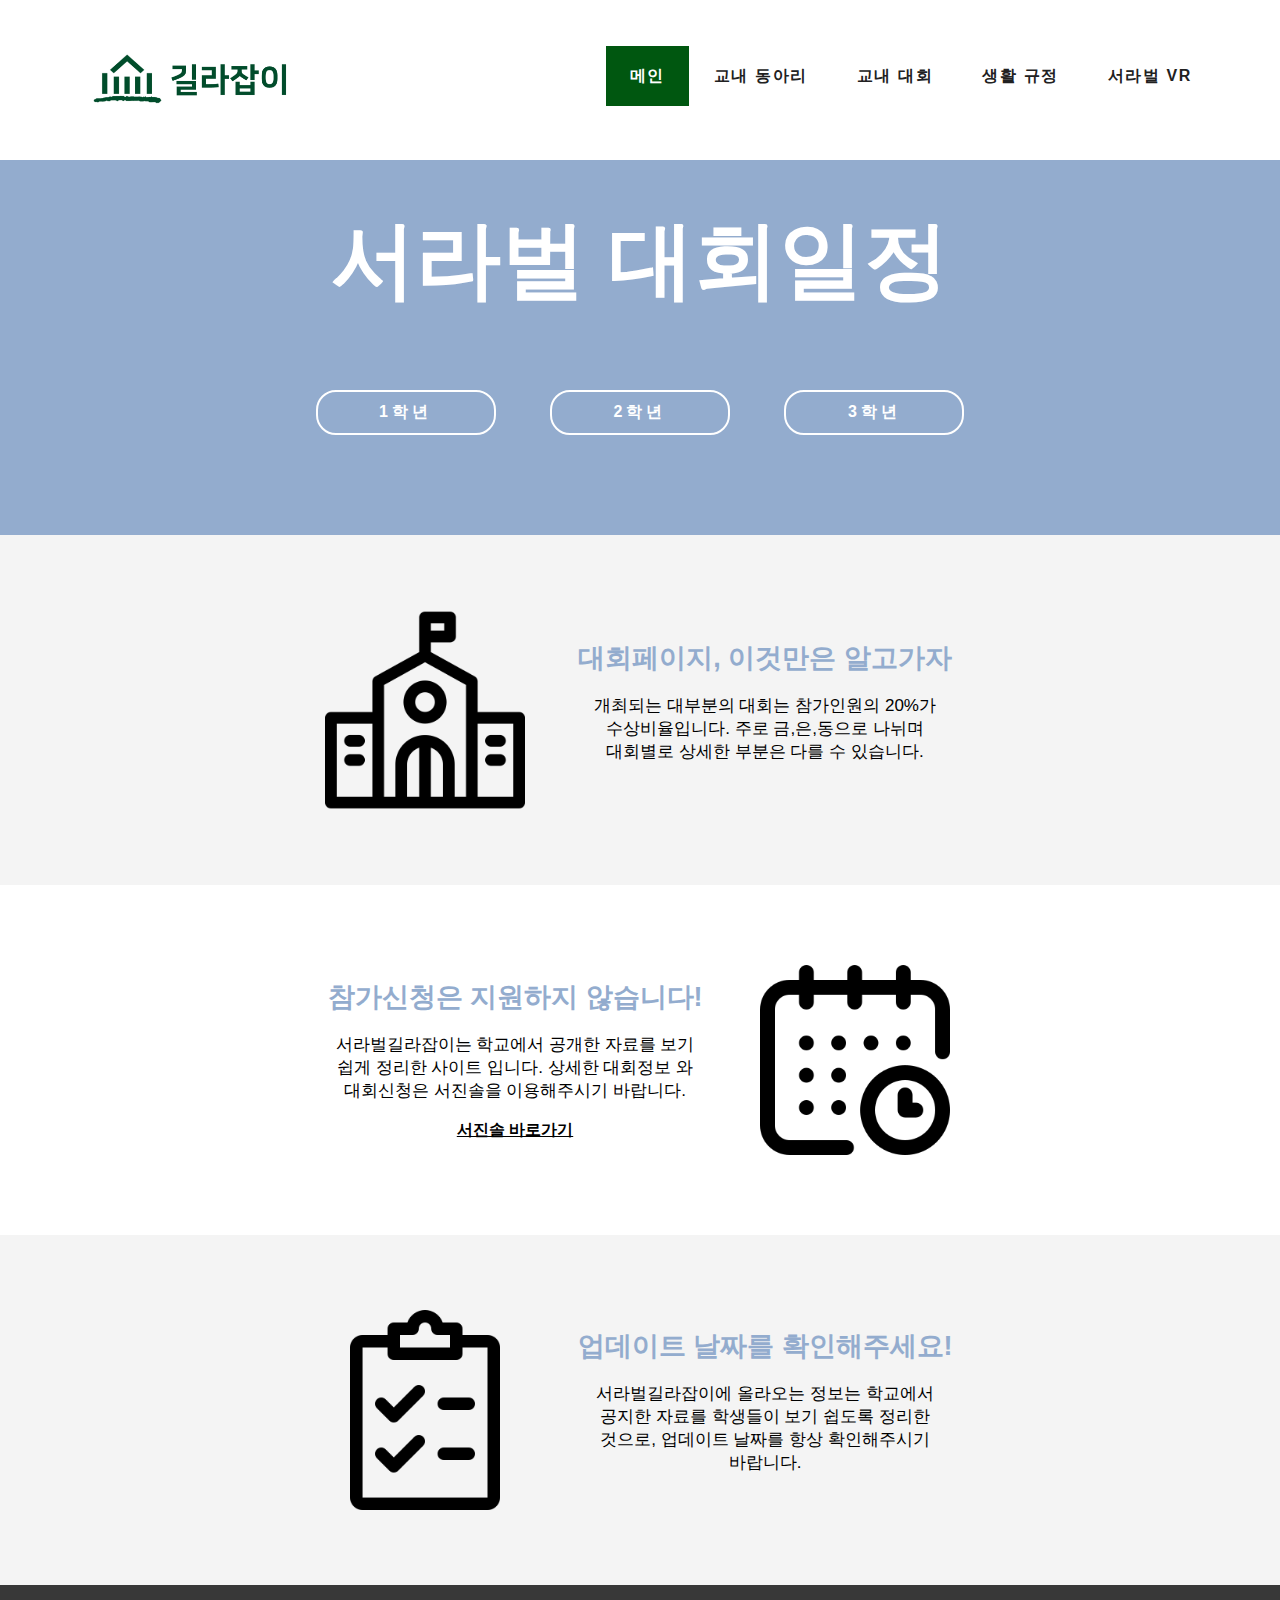
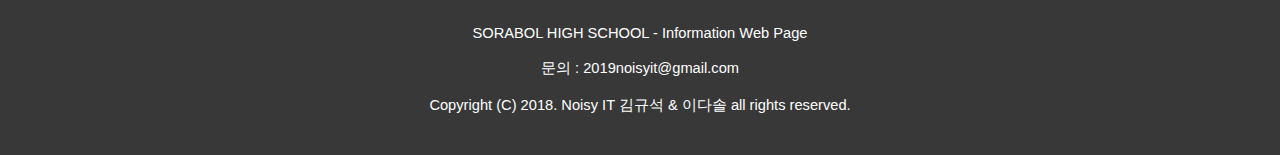
<file: html/srb-contest.html>
<!doctype <!DOCTYPE html>
<html>

<head>
  <meta charset="utf-8" />
  <meta http-equiv="X-UA-Compatible" content="IE=edge">
  <title>대회일정</title>
  <meta name="viewport" content="width=device-width, initial-scale=1">
  <link rel="stylesheet" type="text/css" media="screen" href="../css/keep.css" />
  <link rel="stylesheet" type="text/css" media="screen" href="../css/header.css" />
  <link rel="stylesheet" type="text/css" media="screen" href="../css/footer.css" />
  <link rel="stylesheet" type="text/css" media="screen" href="../css/animation.css" />
  <link rel="stylesheet" type="text/css" media="screen" href="../css/main.css" />
  <link rel="stylesheet" type="text/css" media="screen" href="../css/srb-contest.css" />
  <link rel="stylesheet" type="text/css" media="screen" href="../css/sidemenu-contestpage.css" />


  <link rel="stylesheet" href="https://use.fontawesome.com/releases/v5.7.0/css/all.css" integrity="sha384-lZN37f5QGtY3VHgisS14W3ExzMWZxybE1SJSEsQp9S+oqd12jhcu+A56Ebc1zFSJ" crossorigin="anonymous">

  <script src="../js/keep.js"></script>
  <!--공통-->
  <script src="../js/mobilesidemenu.js"></script>
  <script src="../js/gradeselect.js"></script>
  <!--대회전용-학년선택버튼-->
  <script src="../js/sidemenu-abc.js"></script>
  <!--대회전용-pc 사이드메뉴-->
  <script src="../js/urlmanage.js"></script>
  <script src="../js/sidemenu.js"></script>
  <script src="../js/clickPOPtest.js"></script>
  <!--대회전용-팝업창
  <script src="../js/notice.js"></script>-->
  <script src="../js/gupsik.js"></script>

</head>
<!--메뉴&햄버거 _________________________________________________________________________ -->

<body class="fadeIn">








  <!--hamberger (menu side) code-->
    <div class="menu-side">
      <a class="menu-side-close" onclick="closeNav()" style="cursor: pointer;">&times;</a>
      <a href="https://sorabol-info.github.io/hs/">메인</a>
      <a href="../html/srb-club.html">교내 동아리</a>
      <a href="../html/srb-contest.html">교내 대회</a>
      <a href="../html/srb-rule.html">생활규정</a>
      <a onclick="url_confirm_road()">로드뷰</a>
  </div>
    <div class="menu-side-open" onclick="openNav()">
        <i class="fas fa-bars menu-side-open-icon" style="font-size: 32pt;"></i>
    </div>

  <div class="main-container">

    <!--menu bar (임시 삭제 상단 스티키)
        <div class="menu-bar wow fadeInDown" data-wow-duration="1s">
            <a href="index.html">메인</a>
            <a href="club-index.html">동아리</a>
            <a href="contest-allgrade.html">대회</a>
            <a href="intro.html">학교소개</a>
            <a onclick="url_confirm_road()">로드뷰</a>
            <a href="tip.html">학교생활 Tip</a>
        </div>
      -->

    <!--메뉴 수정-->
    <div id="menu-wrapper">
      <div id="menu-top" class="container">
        <div id="logo">
          <a title="서라벌 길라잡이" href="https://sorabol-info.github.io/hs/">
            <img src="sorabol%20logo.png" height="80" alt="서라벌 길라잡이"></a>
        </div>
        <div class="top-container">
          <div id="menu" class="one" style="z-index:2">
            <ul>
              <li class="current_page_item"><a href="https://sorabol-info.github.io/hs/" accesskey="1" title="" class="button2">메인</a>
              </li>
              <li><a href="../html/srb-club.html" accesskey="2" title="동아리" class="button2">교내 동아리</a>
              </li>
              <li><a href="../html/srb-contest.html" accesskey="3" title="" class="button2">교내 대회</a>

              </li>
              <li><a href="../html/srb-rule.html" accesskey="4" title="" class="button2">생활 규정</a></li>
              <li><a onclick="yesorno();" class="button2">서라벌 VR</a></li>

            </ul>
          </div>
        </div>
      </div>
    </div>

    <!-- 메뉴 제외 header code_________________________________________________________________________ -->
    <!--상단 배너-->
    <div class="header">
      <div class="header-title">
        <a href="srb-contest.html">서라벌 대회일정</a>
      </div>
      <div class="header-sub">
        <p>서라벌 대회 일정</p>
      </div>
      <div class="exsentence-title">
        <p>학년을 선택해주세요</p>
      </div>
      <div class="gradeselector">
        <a class="gradebutton" onclick="changeGrade(0)">
          1학년
        </a>
        <a class="gradebutton" onclick="changeGrade(1)">
          2학년
        </a>
        <a class="gradebutton" onclick="changeGrade(2)">
          3학년
        </a>
      </div>
      <div class="exsentence" id="exsentence">
        <p>2020학년도 대회일정은 공개되는 즉시 업데이트 될 예정입니다.</p>
      </div>
    </div>

    <!-- 랜딩페이지 하단 설명부_____________________________________________________________ -->


    <div class="contest-main-null">
      <div class="contest-main-intro-gr">
        <div class="intro-pic-box">
          <img src="../image/high-school.png" class="intro-pic-img">
        </div>
        <div class="intro-exp-box">
          <h1 onclick="notice()">대회페이지, 이것만은 알고가자</h1>
          <br>
          <p>개최되는 대부분의 대회는 참가인원의 20%가 수상비율입니다. 주로 금,은,동으로 나뉘며 대회별로 상세한 부분은 다를 수 있습니다. </p>
          <br>
        </div>
      </div>
      <div class="contest-main-intro-wht">

        <div class="intro-exp-box-wht">
          <h1>참가신청은 지원하지 않습니다!</h1>
          <br>
          <p>서라벌길라잡이는 학교에서 공개한 자료를 보기 쉽게 정리한 사이트 입니다. 상세한 대회정보 와 대회신청은 서진솔을 이용해주시기 바랍니다.</p>
          <br>
          <a href="https://sorabol.riroschool.kr/" target="_blank" style="color:#000000;">서진솔 바로가기</a>
        </div>
        <div class="intro-pic-box-wht">
          <img src="../image/calendar.png" class="intro-pic-img-wht">
        </div>
      </div>
      <div class="contest-main-intro-gr">
        <div class="intro-pic-box">
          <img src="../image/checklist.png" class="intro-pic-img">
        </div>
        <div class="intro-exp-box">
          <h1>업데이트 날짜를 확인해주세요!</h1>
          <br>
          <p>서라벌길라잡이에 올라오는 정보는 학교에서 공지한 자료를 학생들이 보기 쉽도록 정리한 것으로, 업데이트 날짜를 항상 확인해주시기 바랍니다.</p>
          <br>
        </div>
      </div>
    </div>


    <!-- 1학년 페이지(PC)- 시작부 ____________________________________________________________________________ -->
    <div class="Grade-page none-display">

      <!--_______모바일 사이드 메뉴_______-->
      <div class="mobile-side-menu-a">
        <a class="button" onclick="changeContentA(0)">4월</a>
        <a class="button" onclick="changeContentA(1)">5월</a>
        <a class="button" onclick="changeContentA(2)">6월</a>
        <a class="button" onclick="changeContentA(3)">7월</a>
        <a class="button" onclick="changeContentA(4)">8월</a>
        <a class="button" onclick="changeContentA(5)">9월</a>
        <a class="button" onclick="changeContentA(6)">10월</a>
        <a class="button" onclick="changeContentA(7)">11월</a>
        <a class="button" onclick="changeContentA(8)">12월</a>
      </div>

      <!-- 헤더 하단 설명부-->

      <div class="rule-main-box-a">

        <div class="contest-main-intro-gr">
          <div class="intro-pic-box">
            <img src="../image/high-school.png" class="intro-pic-img">
          </div>
          <div class="intro-exp-box">
            <h1 onclick="notice()">대회페이지, 이것만은 알고가자</h1>
            <br>
            <p>개최되는 대부분의 대회는 참가인원의 20%가 수상비율입니다. 주로 금,은,동으로 나뉘며 대회별로 상세한 부분은 다를 수 있습니다. </p>
            <br>
          </div>
        </div>
        <div class="contest-main-intro-wht">

          <div class="intro-exp-box-wht">
            <h1>참가신청은 지원하지 않습니다!</h1>
            <br>
            <p>서라벌길라잡이는 학교에서 공개한 자료를 보기 쉽게 정리한 사이트 입니다. 상세한 대회정보 와 대회신청은 서진솔을 이용해주시기 바랍니다.</p>
            <br>
            <a href="https://sorabol.riroschool.kr/" target="_blank" style="color:#000000;">서진솔 바로가기</a>
          </div>
          <div class="intro-pic-box-wht">
            <img src="../image/calendar.png" class="intro-pic-img-wht">
          </div>
        </div>
        <div class="contest-main-intro-gr">
          <div class="intro-pic-box">
            <img src="../image/checklist.png" class="intro-pic-img">
          </div>
          <div class="intro-exp-box">
            <h1>업데이트 날짜를 확인해주세요!</h1>
            <br>
            <p>서라벌길라잡이에 올라오는 정보는 학교에서 공지한 자료를 학생들이 보기 쉽도록 정리한 것으로, 업데이트 날짜를 항상 확인해주시기 바랍니다.</p>
            <br>
          </div>
        </div>

        <!--
          <div class="intro-title"><1학년 대회일정></div>
          <p class="sub-title">대회일정 페이지에 오신걸 환영합니다!</p>
          <p class="sub-title">
            -월별 대회를 확인해 보세요-<br>(pc는 좌측, 모바일은 상단)
            <br>
          </p>
          <div class="intro-tip-box">
            <p id="intro-tip-text">TIP!</p>
            <p id="intro-tip-text">계열구분: 이공, 인문, 공통</p>
            <p id="intro-tip-text">대회신청: < <a href="https://sorabol.riroschool.kr/" target="_blank" class=intro-hyperlink>서진솔</a> 바로가기 > </p>
            <p id="intro-tip-text">수상비율: 참가자의 20%</p>
            <p id="intro-tip-text">※ 계열구분은 참가대상과는 관련이 없습니다</p>
          </p>
        </div>
      -->
      </div>

      <!--_______ PC 사이드 메뉴_______-->
      <div class="side-menu-a">
        <a onclick="changeContentA(0)">4월</a>
        <a onclick="changeContentA(1)">5월</a>
        <a onclick="changeContentA(2)">6월</a>
        <a onclick="changeContentA(3)">7월</a>
        <a onclick="changeContentA(4)">8월</a>
        <a onclick="changeContentA(5)">9월</a>
        <a onclick="changeContentA(6)">10월</a>
        <a onclick="changeContentA(7)">11월</a>
        <a onclick="changeContentA(8)">12월</a>
      </div>

      <!-- 1학년 페이지 - 월별 대회목록 __________________________________________________-->






      <!--________________________________대회페이지 친절하게 설명해드려요___________________________________________

                   바로 아래에 보이는 4월 달 대회를 기준으로 설명
                   클래스 명은 옛날에 다른거랑 안겹치게 붙인다고 지은거라 난잡한거 이해좀

                   다른건 그냥 보면 될거같고
                   img감싸고 있는 span은 그냥 간격맞추려고 넣어놓은거고

                   더 알아보기 버튼은 누르면 팝업창 나오는거고
                   더 알아보기 버튼(pc, 모바일)이랑 팝업창켰을 때 나오는 닫기 버튼에 들어가있는
                   onclick="hellopopup1()"이라는 코드는 js쓴건데
                   팝업창이 떠있는 상태면 닫고
                   팝업창이 없는 상태면 켜는
                   그런 의미인 코드야

                   hellopopup 뒤에 숫자 붙여서 어떤 팝업창인지 구분하는거고
                   그래서 아래쪽에 팝업창 모아놓은거 있는데

                   <div  class="popupChang opctzero" id="info-pop-1">
                     <a onclick="hellopopup1()" title="Close" class="modal-close opctzero" id="pop-close-1">X</a>
                     <img src="../image/tip_blk.png" class="pop-img" >
                     <span class="pop-name no-drag">서울학생과학발명품경진대회</span>
                     <div class="pop-text no-drag">서울시에서 학생들이 과핟ㄱ으로 발명품만들어서 뚝딱뚝딱</div>
                     <a onclick="hellopopup1()" title="Close" class="modal-close-mob opctzero" id="pop-close-mob-1">뒤로가기</a>
                   </div>

                   이게 팝업창 코드인데 hellopopup뒤에 있는 숫자랑 info-pop뒤에 있는 숫자랑 pop-close뒤에 있는 숫자랑 pop-close-mob뒤에있는 숫자랑 모두 같은 숫자로 맞춰야함

                   그거말고는 딱히 어려운거 없음

                   그 뭐냐 5월달에 있는 대회중에서 '시화전'처럼 글자가 짧은 대회같은 경우에는 버튼이랑 대회이름이랑 위치가 뒤틀려서
                   namemargin이라는 클래스 추가했는데
                   대회는 대부분 이름 길어서 저런 예외가 시화전밖에 없는데
                   동아리는 이름짧은거 많으니깐
                   나중에 동아리 이름 짧은것들이 버튼이랑 겹치면 namemargin추가하라고


                   정규 자율로 나누고 그 안에서 계열 나눌꺼면
                   대회페이지 3학년페이지 없애버려

                   이 페이지 css들어간거는 거의다 contest-allgrade.css에 들어가있고
                   대회페이지만 사용하는 css는 contest-allgrade.css랑 sidemenu-contestpage.css 이렇게 2개 밖에 없고 나머지는 다 공통 css사용중
                   js는 clickPOPtest.js가 팝업창 js고 gradeselect.js는 학년마다 창 바꾸는 js고 sidemenu-abc는 대회페이지 전용 사이드메뉴바 css임.

                   폴더에 들어가있는 css나 js중에서 안쓰고 있는 것들은 초록버전에서 고칠때 바꿔놨던것들이니깐 알아서 거르고.
________________________________________________________________________________________________________________-->




      <!--4월-->
      <div class="content-boxA none-display" style="background-color: #f4f4f4;">
        <div class="Grade-pc">
          <h1 class="month-value-pc">4월</h1>
          <!--이게 위에 있는 몇월인지 글씨-->
          <!--ul은 한 달에 있는 대회들을 묶어줌-->
          <ul class="contest-name-pc">
            <!--li 하나가 대회하나-->
            <li class="contest-name-pc">
              <!--li한개가 대회 한 칸-->

              <span style="display: block; padding-top: 10px;  ">
                <!--이미지-->
                <img src="../image/kyungsi_c.png" class="contest-name-pc">
              </span>

              <br class="contest-name-pc">
              <!--공백(이미지 아래에 한 칸 띄우는 용도)-->

              <span><strong class="contest-name-pc">서울학생과학발명품경진대회</strong></span>
              <!--대회이름-->

              <a class="infoplus" onclick="hellopopup1()"> 더알아보기 </a>


              <a class="infoplus-mob" onclick="hellopopup1()"> + </a>

            </li>
            <!--------------------->
          </ul>
        </div>
        <div style="clear:both"></div>
        <div class="null-space"></div>
        <!--바디랑 푸터랑 너무 붙어서 빈공간 만들어놓은거-->
      </div>




      <!--5월-->
      <div class="content-boxA none-display" style="background-color: #f4f4f4;">
        <div class="Grade-pc">
          <h1 class="month-value-pc">5월</h1>
          <ul class="contest-name-pc">
            <li class="contest-name-pc">
              <span style="display: block; padding-top: 10px;  ">
                <img src="../image/kyungsi_c.png" class="contest-name-pc">
              </span>
              <br class="contest-name-pc">
              <span><strong class="contest-name-pc">과학퀴즈골든벨</strong></span>
              <a class="infoplus" onclick="hellopopup2()"> 더알아보기 </a>

              <a class="infoplus-mob" onclick="hellopopup2()"> + </a>

            </li>
            <li class="contest-name-pc">
              <span style="display: block; padding-top: 10px;  ">
                <img src="../image/kyungsi_c.png" class="contest-name-pc">
              </span>
              <br class="contest-name-pc">
              <span><strong class="contest-name-pc">서울시청소년과학탐구대회</strong></span>
              <a class="infoplus" onclick="hellopopup3()"> 더알아보기 </a>

              <a class="infoplus-mob" onclick="hellopopup3()"> + </a>

            </li>
            <li class="contest-name-pc">
              <span style="display: block; padding-top: 10px;  ">
                <img src="../image/kyungsi_c.png" class="contest-name-pc">
              </span>
              <br class="contest-name-pc">
              <span><strong class="contest-name-pc">과학독후감대회</strong></span>
              <a class="infoplus" onclick="hellopopup4()"> 더알아보기 </a>

              <a class="infoplus-mob" onclick="hellopopup4()"> + </a>

            </li>
            <li class="contest-name-pc">
              <span style="display: block; padding-top: 10px;  ">
                <img src="../image/kyungsi_c.png" class="contest-name-pc">
              </span>
              <br class="contest-name-pc">
              <span style="padding-top: 20px;"><strong class="contest-name-pc">천체사진공모전</strong></span>
              <a class="infoplus" onclick="hellopopup5()"> 더알아보기 </a>

              <a class="infoplus-mob" onclick="hellopopup5()"> + </a>

            </li>
          </ul>
        </div>
        <div style="clear:both"></div>
        <div class="null-space"></div>
      </div>


      <!--6월-->
      <div class="content-boxA none-display" style="background-color: #f4f4f4;">
        <div class="Grade-pc">
          <h1 class="month-value-pc">6월</h1>
          <ul class="contest-name-pc">

            <li class="contest-name-pc">
              <span style="display: block; padding-top: 10px;  ">
                <img src="../image/kyungsi_c.png" class="contest-name-pc">
              </span>
              <br class="contest-name-pc">
              <span><strong class="contest-name-pc">한자탐구대회</strong></span>
              <a class="infoplus" onclick="hellopopup12()"> 더알아보기 </a>

              <a class="infoplus-mob" onclick="hellopopup12()"> + </a>

            </li>
            <li class="contest-name-pc">
              <span style="display: block; padding-top: 10px;  ">
                <img src="../image/kyungsi_c.png" class="contest-name-pc">
              </span>
              <br class="contest-name-pc">
              <span><strong class="contest-name-pc">국어탐구대회</strong></span>
              <a class="infoplus" onclick="hellopopup13()"> 더알아보기 </a>

              <a class="infoplus-mob" onclick="hellopopup13()"> + </a>

            </li>
          </ul>
        </div>
        <div style="clear:both"></div>
        <div class="null-space"></div>
      </div>


      <!--7월-->
      <div class="content-boxA none-display" style="background-color: #f4f4f4;">
        <div class="Grade-pc">
          <h1 class="month-value-pc">7월</h1>
          <ul class="contest-name-pc">
            <li class="contest-name-pc">
              <span style="display: block; padding-top: 10px;  ">
                <img src="../image/kyungsi_c.png" class="contest-name-pc">
              </span>
              <br class="contest-name-pc">
              <span><strong class="contest-name-pc">영어리딩마스터대회</strong></span>
              <a class="infoplus" onclick="hellopopup14()"> 더알아보기 </a>

              <a class="infoplus-mob" onclick="hellopopup14()"> + </a>

            </li>
            <li class="contest-name-pc">
              <span style="display: block; padding-top: 10px;  ">
                <img src="../image/kyungsi_c.png" class="contest-name-pc">
              </span>
              <br class="contest-name-pc">
              <span><strong class="contest-name-pc">인문과학융합독후감대회</strong></span>
              <a class="infoplus" onclick="hellopopup15()"> 더알아보기 </a>

              <a class="infoplus-mob" onclick="hellopopup15()"> + </a>

            </li>
            <li class="contest-name-pc">
              <span style="display: block; padding-top: 10px;  ">
                <img src="../image/kyungsi_c.png" class="contest-name-pc">
              </span>
              <br class="contest-name-pc">
              <span><strong class="contest-name-pc">사회논구술대회</strong></span>
              <a class="infoplus" onclick="hellopopup16()"> 더알아보기 </a>

              <a class="infoplus-mob" onclick="hellopopup16()"> + </a>

            </li>
            <li class="contest-name-pc">
              <span style="display: block; padding-top: 10px;  ">
                <img src="../image/kyungsi_c.png" class="contest-name-pc">
              </span>
              <br class="contest-name-pc">
              <span><strong class="contest-name-pc">한국사탐구대회</strong></span>
              <a class="infoplus" onclick="hellopopup6()"> 더알아보기 </a>

              <a class="infoplus-mob" onclick="hellopopup6()"> + </a>

            </li>

          </ul>
        </div>
        <div style="clear:both"></div>
        <div class="null-space"></div>
      </div>


      <!--8월-->
      <div class="content-boxA none-display" style="background-color: #f4f4f4;">
        <div class="Grade-pc">
          <h1 class="month-value-pc">8월</h1>
          <ul class="contest-name-pc">
            <li class="contest-name-pc">
              <span style="display: block; padding-top: 10px;  ">
                <img src="../image/kyungsi_c.png" class="contest-name-pc">
              </span>
              <br class="contest-name-pc">
              <span><strong class="contest-name-pc">인문학심포지엄</strong></span>
              <a class="infoplus" onclick="hellopopup17()"> 더알아보기 </a>

              <a class="infoplus-mob" onclick="hellopopup17()"> + </a>

            </li>
            <li class="contest-name-pc">
              <span style="display: block; padding-top: 10px;  ">
                <img src="../image/kyungsi_c.png" class="contest-name-pc">
              </span>
              <br class="contest-name-pc">
              <span><strong class="contest-name-pc">지리데이사진전</strong></span>
              <a class="infoplus" onclick="hellopopup18()"> 더알아보기 </a>

              <a class="infoplus-mob" onclick="hellopopup18()"> + </a>

            </li>
            <li class="contest-name-pc">
              <span style="display: block; padding-top: 10px;  ">
                <img src="../image/kyungsi_c.png" class="contest-name-pc">
              </span>
              <br class="contest-name-pc">
              <span><strong class="contest-name-pc">서라벌잔치포스터공모</strong></span>
              <a class="infoplus" onclick="hellopopup7()"> 더알아보기 </a>

              <a class="infoplus-mob" onclick="hellopopup7()"> + </a>

            </li>
          </ul>
        </div>
        <div style="clear:both"></div>
        <div class="null-space"></div>
      </div>


      <!--9월-->
      <div class="content-boxA none-display" style="background-color: #f4f4f4;">
        <div class="Grade-pc">
          <h1 class="month-value-pc">9월</h1>
          <ul class="contest-name-pc">
            <li class="contest-name-pc">
              <span style="display: block; padding-top: 10px;  ">
                <img src="../image/kyungsi_c.png" class="contest-name-pc">
              </span>
              <br class="contest-name-pc">
              <span><strong class="contest-name-pc">9월 교내대회</strong></span>
              <a class="infoplus" onclick="hellopopup19()"> 더알아보기 </a>
              <a class="infoplus-mob" onclick="hellopopup19()"> + </a>
            </li>
            <!--
                <li class="contest-name-pc">
                  <span style="display: block; padding-top: 10px;  ">
                   <img src="../image/kyungsi_c.png" class="contest-name-pc" >
                  </span>
                  <br class="contest-name-pc">
                  <span><strong class="contest-name-pc">기악콩쿠르</strong></span>
                  <a class="infoplus" onclick="hellopopup20()"> 더알아보기 </a>
                  <a class="infoplus-mob" onclick="hellopopup20()"> + </a>
                </li>
                <li class="contest-name-pc">
                  <span style="display: block; padding-top: 10px;  ">
                   <img src="../image/kyungsi_c.png" class="contest-name-pc" >
                  </span>
                  <br class="contest-name-pc">
                  <span><strong class="contest-name-pc">수학경시대회</strong></span>
                  <a class="infoplus" onclick="hellopopup21()"> 더알아보기 </a>
                  <a class="infoplus-mob" onclick="hellopopup21()"> + </a>
                </li>
                <li class="contest-name-pc">
                  <span style="display: block; padding-top: 10px;  ">
                   <img src="../image/kyungsi_c.png" class="contest-name-pc" >
                  </span>
                  <br class="contest-name-pc">
                  <span><strong class="contest-name-pc">영어어휘경시대회</strong></span>
                  <a class="infoplus" onclick="hellopopup22()"> 더알아보기 </a>
                  <a class="infoplus-mob" onclick="hellopopup22()"> + </a>
                </li>
                <li class="contest-name-pc">
                  <span style="display: block; padding-top: 10px;  ">
                   <img src="../image/kyungsi_c.png" class="contest-name-pc" >
                  </span>
                  <br class="contest-name-pc">
                  <span><strong class="contest-name-pc">창의로봇경진대회</strong></span>
                  <a class="infoplus" onclick="hellopopup23()"> 더알아보기 </a>
                  <a class="infoplus-mob" onclick="hellopopup23()"> + </a>
                </li>
                <li class="contest-name-pc">
                  <span style="display: block; padding-top: 10px;  ">
                   <img src="../image/kyungsi_c.png" class="contest-name-pc" >
                  </span>
                  <br class="contest-name-pc">
                  <span><strong class="contest-name-pc">인문학심포지엄</strong></span>
                  <a class="infoplus" onclick="hellopopup24()"> 더알아보기 </a>
                  <a class="infoplus-mob" onclick="hellopopup24()"> + </a>
                </li>
              -->
          </ul>
        </div>
        <div style="clear:both"></div>
        <div class="null-space"></div>
      </div>


      <!--10월-->
      <div class="content-boxA none-display" style="background-color: #f4f4f4;">
        <div class="Grade-pc">
          <h1 class="month-value-pc">10월</h1>
          <ul class="contest-name-pc">
            <li class="contest-name-pc">
              <span style="display: block; padding-top: 10px;  ">
                <img src="../image/kyungsi_c.png" class="contest-name-pc">
              </span>
              <br class="contest-name-pc">
              <span><strong class="contest-name-pc">10월 교내대회</strong></span>
              <a class="infoplus" onclick="hellopopup25()"> 더알아보기 </a>
              <a class="infoplus-mob" onclick="hellopopup25()"> + </a>
            </li>
            <!--
                <li class="contest-name-pc">
                  <span style="display: block; padding-top: 10px;  ">
                   <img src="../image/kyungsi_c.png" class="contest-name-pc" >
                  </span>
                  <br class="contest-name-pc">
                  <span><strong class="contest-name-pc">한국사경시대회</strong></span>
                  <a class="infoplus" onclick="hellopopup26()"> 더알아보기 </a>
                  <a class="infoplus-mob" onclick="hellopopup26()"> + </a>
                </li>
              -->
          </ul>
        </div>
        <div style="clear:both"></div>
        <div class="null-space"></div>
      </div>


      <!--11월-->
      <div class="content-boxA none-display" style="background-color: #f4f4f4;">
        <div class="Grade-pc">
          <h1 class="month-value-pc">11월</h1>
          <ul class="contest-name-pc">
            <li class="contest-name-pc">
              <span style="display: block; padding-top: 10px;  ">
                <img src="../image/kyungsi_c.png" class="contest-name-pc">
              </span>
              <br class="contest-name-pc">
              <span><strong class="contest-name-pc">11월 교내대회</strong></span>
              <a class="infoplus" onclick="hellopopup27()"> 더알아보기 </a>
              <a class="infoplus-mob" onclick="hellopopup27()"> + </a>
            </li>
            <!--
                <li class="contest-name-pc">
                  <span style="display: block; padding-top: 10px;  ">
                   <img src="../image/kyungsi_c.png" class="contest-name-pc" >
                  </span>
                  <br class="contest-name-pc">
                  <span><strong class="contest-name-pc">천체사진공모전</strong></span>
                  <a class="infoplus" onclick="hellopopup28()"> 더알아보기 </a>
                  <a class="infoplus-mob" onclick="hellopopup28()"> + </a>
                </li>
                <li class="contest-name-pc">
                  <span style="display: block; padding-top: 10px;  ">
                   <img src="../image/kyungsi_c.png" class="contest-name-pc" >
                  </span>
                  <br class="contest-name-pc">
                  <span><strong class="contest-name-pc">수리과학컨퍼런스</strong></span>
                  <a class="infoplus" onclick="hellopopup29()"> 더알아보기 </a>
                  <a class="infoplus-mob" onclick="hellopopup29()"> + </a>
                </li>
                <li class="contest-name-pc">
                  <span style="display: block; padding-top: 10px;  ">
                   <img src="../image/kyungsi_c.png" class="contest-name-pc" >
                  </span>
                  <br class="contest-name-pc">
                  <span><strong class="contest-name-pc">수학논문발표대회</strong></span>
                  <a class="infoplus" onclick="hellopopup30()"> 더알아보기 </a>
                  <a class="infoplus-mob" onclick="hellopopup30()"> + </a>
                </li>
                <li class="contest-name-pc">
                  <span style="display: block; padding-top: 10px;  ">
                   <img src="../image/kyungsi_c.png" class="contest-name-pc" >
                  </span>
                  <br class="contest-name-pc">
                  <span><strong class="contest-name-pc">과학논문발표대회</strong></span>
                  <a class="infoplus" onclick="hellopopup31()"> 더알아보기 </a>
                  <a class="infoplus-mob" onclick="hellopopup31()"> + </a>
                </li>
                <li class="contest-name-pc">
                  <span style="display: block; padding-top: 10px;  ">
                   <img src="../image/kyungsi_c.png" class="contest-name-pc" >
                  </span>
                  <br class="contest-name-pc">
                  <span><strong class="contest-name-pc">인문사회논문발표대회</strong></span>
                  <a class="infoplus" onclick="hellopopup32()"> 더알아보기 </a>
                  <a class="infoplus-mob" onclick="hellopopup32()"> + </a>
                </li>
                <li class="contest-name-pc">
                  <span style="display: block; padding-top: 10px;  ">
                   <img src="../image/kyungsi_c.png" class="contest-name-pc" >
                  </span>
                  <br class="contest-name-pc">
                  <span><strong class="contest-name-pc">과학활동소감문대회</strong></span>
                  <a class="infoplus" onclick="hellopopup33()"> 더알아보기 </a>
                  <a class="infoplus-mob" onclick="hellopopup33()"> + </a>
                </li>
                <li class="contest-name-pc">
                  <span style="display: block; padding-top: 10px;  ">
                   <img src="../image/kyungsi_c.png" class="contest-name-pc" >
                  </span>
                  <br class="contest-name-pc">
                  <span><strong class="contest-name-pc">이공계강연소감문대회</strong></span>
                  <a class="infoplus" onclick="hellopopup34()"> 더알아보기 </a>
                  <a class="infoplus-mob" onclick="hellopopup34()"> + </a>
                </li>
                <li class="contest-name-pc">
                  <span style="display: block; padding-top: 10px;  ">
                   <img src="../image/kyungsi_c.png" class="contest-name-pc" >
                  </span>
                  <br class="contest-name-pc">
                  <span><strong class="contest-name-pc">인포그래피대회</strong></span>
                  <a class="infoplus" onclick="hellopopup35()"> 더알아보기 </a>
                  <a class="infoplus-mob" onclick="hellopopup35()"> + </a>
                </li>
                <li class="contest-name-pc">
                  <span style="display: block; padding-top: 10px;  ">
                   <img src="../image/kyungsi_c.png" class="contest-name-pc" >
                  </span>
                  <br class="contest-name-pc">
                  <span><strong class="contest-name-pc">자율동아리성과물발표대회</strong></span>
                  <a class="infoplus" onclick="hellopopup36()"> 더알아보기 </a>
                  <a class="infoplus-mob" onclick="hellopopup36()"> + </a>
                </li>
                <li class="contest-name-pc">
                  <span style="display: block; padding-top: 10px;  ">
                   <img src="../image/kyungsi_c.png" class="contest-name-pc" >
                  </span>
                  <br class="contest-name-pc">
                  <span><strong class="contest-name-pc">창의프로젝트발표대회</strong></span>
                  <a class="infoplus" onclick="hellopopup37()"> 더알아보기 </a>
                  <a class="infoplus-mob" onclick="hellopopup37()"> + </a>
                </li>
                <li class="contest-name-pc">
                  <span style="display: block; padding-top: 10px;  ">
                   <img src="../image/kyungsi_c.png" class="contest-name-pc" >
                  </span>
                  <br class="contest-name-pc">
                  <span><strong class="contest-name-pc">서동요소감문대회</strong></span>
                  <a class="infoplus" onclick="hellopopup38()"> 더알아보기 </a>
                  <a class="infoplus-mob" onclick="hellopopup38()"> + </a>
                </li>
              -->
          </ul>
        </div>
        <div style="clear:both"></div>
        <div class="null-space"></div>
      </div>


      <!--12월-->
      <div class="content-boxA none-display" style="background-color: #f4f4f4;">
        <div class="Grade-pc">
          <h1 class="month-value-pc">12월</h1>
          <ul class="contest-name-pc">
            <li class="contest-name-pc">
              <span style="display: block; padding-top: 10px;  ">
                <img src="../image/kyungsi_c.png" class="contest-name-pc">
              </span>
              <br class="contest-name-pc">
              <span><strong class="contest-name-pc">12월 교내대회</strong></span>
              <a class="infoplus" onclick="hellopopup39()"> 더알아보기 </a>
              <a class="infoplus-mob" onclick="hellopopup39()"> + </a>
            </li>
            <!--
                <li class="contest-name-pc">
                  <span style="display: block; padding-top: 10px;  ">
                   <img src="../image/kyungsi_c.png" class="contest-name-pc" >
                  </span>
                  <br class="contest-name-pc">
                  <span><strong class="contest-name-pc">R&E과학창의력대회</strong></span>
                  <a class="infoplus" onclick="hellopopup40()"> 더알아보기 </a>
                  <a class="infoplus-mob" onclick="hellopopup40()"> + </a>
                </li>
                <li class="contest-name-pc">
                  <span style="display: block; padding-top: 10px;  ">
                   <img src="../image/kyungsi_c.png" class="contest-name-pc" >
                  </span>
                  <br class="contest-name-pc">
                  <span><strong class="contest-name-pc">봉사활동체험수기대회</strong></span>
                  <a class="infoplus" onclick="hellopopup41()"> 더알아보기 </a>
                  <a class="infoplus-mob" onclick="hellopopup41()"> + </a>
                </li>
              -->
          </ul>
        </div>
        <div style="clear:both"></div>
        <div class="null-space"></div>
      </div>
    </div>


    <!-- 1학년 페이지 - 팝업창 부분 __________________________________________________-->
    <!--학년별 팝업창끼리 모아놓은거-->
    <!--1-4-->
    <div class="popupChang opctzero" id="info-pop-1">
      <a onclick="hellopopup1()" title="Close" class="modal-close opctzero" id="pop-close-1">X</a>
      <img src="../image/tip_blk.png" class="pop-img">
      <span class="pop-name no-drag">서울학생과학발명품경진대회</span>
      <div class="pop-text no-drag">코로나19로 인하여 시행하지 않습니다</div>
      <a onclick="hellopopup1()" title="Close" class="modal-close-mob opctzero" id="pop-close-mob-1">뒤로가기</a>
    </div>

    <!--1-5-->
    <div class="popupChang opctzero" id="info-pop-2">
      <a onclick="hellopopup2()" title="Close" class="modal-close opctzero" id="pop-close-2">X</a>
      <img src="../image/tip_blk.png" class="pop-img">
      <span class="pop-name no-drag">과학퀴즈골든벨</span>
      <div class="pop-text no-drag">코로나19로 인하여 시행하지 않습니다</div>
      <a onclick="hellopopup2()" title="Close" class="modal-close-mob opctzero" id="pop-close-mob-2">뒤로가기</a>
    </div>
    <div class="popupChang opctzero" id="info-pop-3">
      <a onclick="hellopopup3()" title="Close" class="modal-close opctzero" id="pop-close-3">X</a>
      <img src="../image/tip_blk.png" class="pop-img">
      <span class="pop-name no-drag">서울시청소년과학탐구대회</span>
      <div class="pop-text no-drag">코로나19로 인하여 시행하지 않습니다</div>
      <a onclick="hellopopup3()" title="Close" class="modal-close-mob opctzero" id="pop-close-mob-3">뒤로가기</a>
    </div>
    <div class="popupChang opctzero" id="info-pop-4">
      <a onclick="hellopopup4()" title="Close" class="modal-close opctzero" id="pop-close-4">X</a>
      <img src="../image/tip_blk.png" class="pop-img">
      <span class="pop-name no-drag">과학독후감대회</span>
      <div class="pop-text no-drag">코로나19로 인하여 시행하지 않습니다</div>
      <a onclick="hellopopup4()" title="Close" class="modal-close-mob opctzero" id="pop-close-mob-4">뒤로가기</a>
    </div>
    <div class="popupChang opctzero" id="info-pop-5">
      <a onclick="hellopopup5()" title="Close" class="modal-close opctzero" id="pop-close-5">X</a>
      <img src="../image/tip_blk.png" class="pop-img">
      <span class="pop-name no-drag">천체사진공모전</span>
      <div class="pop-text no-drag">코로나19로 인하여 시행하지 않습니다</div>
      <a onclick="hellopopup5()" title="Close" class="modal-close-mob opctzero" id="pop-close-mob-5">뒤로가기</a>
    </div>


    <!--1-6-->

    <div class="popupChang opctzero" id="info-pop-12">
      <a onclick="hellopopup12()" title="Close" class="modal-close opctzero" id="pop-close-12">X</a>
      <img src="../image/tip_blk.png" class="pop-img">
      <span class="pop-name no-drag">한자탐구대회</span>
      <div class="pop-text no-drag">전학년/6월29일(월)</div>
      <a onclick="hellopopup12()" title="Close" class="modal-close-mob opctzero" id="pop-close-mob-12">뒤로가기</a>
    </div>
    <div class="popupChang opctzero" id="info-pop-13">
      <a onclick="hellopopup13()" title="Close" class="modal-close opctzero" id="pop-close-13">X</a>
      <img src="../image/tip_blk.png" class="pop-img">
      <span class="pop-name no-drag">국어탐구대회</span>
      <div class="pop-text no-drag">전학년/6월30일(화)</div>
      <a onclick="hellopopup13()" title="Close" class="modal-close-mob opctzero" id="pop-close-mob-13">뒤로가기</a>
    </div>

    <!--1-7-->
    <div class="popupChang opctzero" id="info-pop-14">
      <a onclick="hellopopup14()" title="Close" class="modal-close opctzero" id="pop-close-14">X</a>
      <img src="../image/tip_blk.png" class="pop-img">
      <span class="pop-name no-drag">영어리딩마스터대회</span>
      <div class="pop-text no-drag">전학년/7월1일(수)</div>
      <a onclick="hellopopup14()" title="Close" class="modal-close-mob opctzero" id="pop-close-mob-14">뒤로가기</a>
    </div>
    <div class="popupChang opctzero" id="info-pop-15">
      <a onclick="hellopopup15()" title="Close" class="modal-close opctzero" id="pop-close-15">X</a>
      <img src="../image/tip_blk.png" class="pop-img">
      <span class="pop-name no-drag">인문과학융합독후감대회</span>
      <div class="pop-text no-drag">전학년/7월3일(금)</div>
      <a onclick="5hellopopup15()" title="Close" class="modal-close-mob opctzero" id="pop-close-mob-15">뒤로가기</a>
    </div>
    <div class="popupChang opctzero" id="info-pop-16">
      <a onclick="hellopopup16()" title="Close" class="modal-close opctzero" id="pop-close-16">X</a>
      <img src="../image/tip_blk.png" class="pop-img">
      <span class="pop-name no-drag">사회논구술대회</span>
      <div class="pop-text no-drag">전학년/7월6일(월)예선/7월9일(목)본선</div>
      <a onclick="hellopopup16()" title="Close" class="modal-close-mob opctzero" id="pop-close-mob-16">뒤로가기</a>
    </div>
    <div class="popupChang opctzero" id="info-pop-6">
      <a onclick="hellopopup6()" title="Close" class="modal-close opctzero" id="pop-close-6">X</a>
      <img src="../image/tip_blk.png" class="pop-img">
      <span class="pop-name no-drag">한국사탐구대회</span>
      <div class="pop-text no-drag">1,2학년/7월7일(화)</div>
      <a onclick="hellopopup6()" title="Close" class="modal-close-mob opctzero" id="pop-close-mob-6">뒤로가기</a>
    </div>


    <!--1-8-->
    <div class="popupChang opctzero" id="info-pop-17">
      <a onclick="hellopopup17()" title="Close" class="modal-close opctzero" id="pop-close-17">X</a>
      <img src="../image/tip_blk.png" class="pop-img">
      <span class="pop-name no-drag">인문학심포지엄</span>
      <div class="pop-text no-drag">1,2학년/8월중 개최예정</div>
      <a onclick="hellopopup17()" title="Close" class="modal-close-mob opctzero" id="pop-close-mob-17">뒤로가기</a>
    </div>
    <div class="popupChang opctzero" id="info-pop-18">
      <a onclick="hellopopup18()" title="Close" class="modal-close opctzero" id="pop-close-18">X</a>
      <img src="../image/tip_blk.png" class="pop-img">
      <span class="pop-name no-drag">지리데이사진전</span>
      <div class="pop-text no-drag">전학년/8월10일(월)</div>
      <a onclick="hellopopup18()" title="Close" class="modal-close-mob opctzero" id="pop-close-mob-18">뒤로가기</a>
    </div>
    <div class="popupChang opctzero" id="info-pop-7">
      <a onclick="hellopopup7()" title="Close" class="modal-close opctzero" id="pop-close-7">X</a>
      <img src="../image/tip_blk.png" class="pop-img">
      <span class="pop-name no-drag">서라벌잔치포스터공모</span>
      <div class="pop-text no-drag">전학년/8월31일(월)~9월3일(목)/1등의 경우 대상과 함께 수상작이 서라벌잔치 포스터로 사용됩니다</div>
      <a onclick="hellopopup7()" title="Close" class="modal-close-mob opctzero" id="pop-close-mob-7">뒤로가기</a>
    </div>

    <!--1-9-->
    <div class="popupChang opctzero" id="info-pop-19">
      <a onclick="hellopopup19()" title="Close" class="modal-close opctzero" id="pop-close-19">X</a>
      <img src="../image/tip_blk.png" class="pop-img">
      <span class="pop-name no-drag">9월 교내대회</span>
      <div class="pop-text no-drag">2020학년도 2학기 대회일정이 공개되지 않았습니다</div>
      <a onclick="hellopopup19()" title="Close" class="modal-close-mob opctzero" id="pop-close-mob-19">뒤로가기</a>
    </div>
    <!--
          <div  class="popupChang opctzero" id="info-pop-20">
            <a onclick="hellopopup20()" title="Close" class="modal-close opctzero" id="pop-close-20">X</a>
            <img src="../image/tip_blk.png" class="pop-img" >
            <span class="pop-name no-drag">기악콩쿠르</span>
            <div class="pop-text no-drag">2020학년도 2학기 대회일정이 공개되지 않았습니다</div>
            <a onclick="hellopopup20()" title="Close" class="modal-close-mob opctzero" id="pop-close-mob-20">뒤로가기</a>
          </div>
          <div  class="popupChang opctzero" id="info-pop-21">
            <a onclick="hellopopup21()" title="Close" class="modal-close opctzero" id="pop-close-21">X</a>
            <img src="../image/tip_blk.png" class="pop-img" >
            <span class="pop-name no-drag">수학경시대회</span>
            <div class="pop-text no-drag">2020학년도 2학기 대회일정이 공개되지 않았습니다</div>
            <a onclick="hellopopup21()" title="Close" class="modal-close-mob opctzero" id="pop-close-mob-21">뒤로가기</a>
          </div>
          <div  class="popupChang opctzero" id="info-pop-22">
            <a onclick="hellopopup22()" title="Close" class="modal-close opctzero" id="pop-close-22">X</a>
            <img src="../image/tip_blk.png" class="pop-img" >
            <span class="pop-name no-drag">영어어휘경시대회</span>
            <div class="pop-text no-drag">2020학년도 2학기 대회일정이 공개되지 않았습니다</div>
            <a onclick="hellopopup22()" title="Close" class="modal-close-mob opctzero" id="pop-close-mob-22">뒤로가기</a>
          </div>
          <div  class="popupChang opctzero" id="info-pop-23">
            <a onclick="hellopopup23()" title="Close" class="modal-close opctzero" id="pop-close-23">X</a>
            <img src="../image/tip_blk.png" class="pop-img" >
            <span class="pop-name no-drag">창의로봇경진대회</span>
            <div class="pop-text no-drag">2020학년도 2학기 대회일정이 공개되지 않았습니다</div>
            <a onclick="hellopopup23()" title="Close" class="modal-close-mob opctzero" id="pop-close-mob-23">뒤로가기</a>
          </div>
          <div  class="popupChang opctzero" id="info-pop-24">
            <a onclick="hellopopup24()" title="Close" class="modal-close opctzero" id="pop-close-24">X</a>
            <img src="../image/tip_blk.png" class="pop-img" >
            <span class="pop-name no-drag">인문학심포지엄</span>
            <div class="pop-text no-drag">2020학년도 2학기 대회일정이 공개되지 않았습니다</div>
            <a onclick="hellopopup24()" title="Close" class="modal-close-mob opctzero" id="pop-close-mob-24">뒤로가기</a>
          </div>
        -->
    <!--1-10-->
    <div class="popupChang opctzero" id="info-pop-25">
      <a onclick="hellopopup25()" title="Close" class="modal-close opctzero" id="pop-close-25">X</a>
      <img src="../image/tip_blk.png" class="pop-img">
      <span class="pop-name no-drag">10월 교내대회</span>
      <div class="pop-text no-drag">2020학년도 2학기 대회일정이 공개되지 않았습니다</div>
      <a onclick="hellopopup25()" title="Close" class="modal-close-mob opctzero" id="pop-close-mob-25">뒤로가기</a>
    </div>
    <!--
          <div  class="popupChang opctzero" id="info-pop-26">
            <a onclick="hellopopup26()" title="Close" class="modal-close opctzero" id="pop-close-26">X</a>
            <img src="../image/tip_blk.png" class="pop-img" >
            <span class="pop-name no-drag">한국사경시대회</span>
            <div class="pop-text no-drag">2020학년도 2학기 대회일정이 공개되지 않았습니다</div>
            <a onclick="hellopopup26()" title="Close" class="modal-close-mob opctzero" id="pop-close-mob-26">뒤로가기</a>
          </div>
        -->

    <!--1-11-->
    <div class="popupChang opctzero" id="info-pop-27">
      <a onclick="hellopopup27()" title="Close" class="modal-close opctzero" id="pop-close-27">X</a>
      <img src="../image/tip_blk.png" class="pop-img">
      <span class="pop-name no-drag">11월 교내대회</span>
      <div class="pop-text no-drag">2020학년도 2학기 대회일정이 공개되지 않았습니다</div>
      <a onclick="hellopopup27()" title="Close" class="modal-close-mob opctzero" id="pop-close-mob-27">뒤로가기</a>
    </div>
    <!--
          <div  class="popupChang opctzero" id="info-pop-28">
            <a onclick="hellopopup28()" title="Close" class="modal-close opctzero" id="pop-close-28">X</a>
            <img src="../image/tip_blk.png" class="pop-img" >
            <span class="pop-name no-drag">천체사진공모전</span>
            <div class="pop-text no-drag">2020학년도 2학기 대회일정이 공개되지 않았습니다</div>
            <a onclick="hellopopup28()" title="Close" class="modal-close-mob opctzero" id="pop-close-mob-28">뒤로가기</a>
          </div>
          <div  class="popupChang opctzero" id="info-pop-29">
            <a onclick="hellopopup29()" title="Close" class="modal-close opctzero" id="pop-close-29">X</a>
            <img src="../image/tip_blk.png" class="pop-img" >
            <span class="pop-name no-drag">수리과학컨퍼런스</span>
            <div class="pop-text no-drag">2020학년도 2학기 대회일정이 공개되지 않았습니다</div>
            <a onclick="hellopopup29()" title="Close" class="modal-close-mob opctzero" id="pop-close-mob-29">뒤로가기</a>
          </div>
          <div  class="popupChang opctzero" id="info-pop-30">
            <a onclick="hellopopup30()" title="Close" class="modal-close opctzero" id="pop-close-30">X</a>
            <img src="../image/tip_blk.png" class="pop-img" >
            <span class="pop-name no-drag">수학논문발표대회</span>
            <div class="pop-text no-drag">2020학년도 2학기 대회일정이 공개되지 않았습니다</div>
            <a onclick="hellopopup30()" title="Close" class="modal-close-mob opctzero" id="pop-close-mob-30">뒤로가기</a>
          </div>
          <div  class="popupChang opctzero" id="info-pop-31">
            <a onclick="hellopopup31()" title="Close" class="modal-close opctzero" id="pop-close-31">X</a>
            <img src="../image/tip_blk.png" class="pop-img" >
            <span class="pop-name no-drag">과학논문발표대회</span>
            <div class="pop-text no-drag">2020학년도 2학기 대회일정이 공개되지 않았습니다</div>
            <a onclick="hellopopup31()" title="Close" class="modal-close-mob opctzero" id="pop-close-mob-31">뒤로가기</a>
          </div>
          <div  class="popupChang opctzero" id="info-pop-32">
            <a onclick="hellopopup32()" title="Close" class="modal-close opctzero" id="pop-close-32">X</a>
            <img src="../image/tip_blk.png" class="pop-img" >
            <span class="pop-name no-drag">인문사회논문발표대회</span>
            <div class="pop-text no-drag">2020학년도 2학기 대회일정이 공개되지 않았습니다</div>
            <a onclick="hellopopup32()" title="Close" class="modal-close-mob opctzero" id="pop-close-mob-32">뒤로가기</a>
          </div>
          <div  class="popupChang opctzero" id="info-pop-33">
            <a onclick="hellopopup33()" title="Close" class="modal-close opctzero" id="pop-close-33">X</a>
            <img src="../image/tip_blk.png" class="pop-img" >
            <span class="pop-name no-drag">과학활동소감문대회</span>
            <div class="pop-text no-drag">2020학년도 2학기 대회일정이 공개되지 않았습니다</div>
            <a onclick="hellopopup33()" title="Close" class="modal-close-mob opctzero" id="pop-close-mob-33">뒤로가기</a>
          </div>
          <div  class="popupChang opctzero" id="info-pop-34">
            <a onclick="hellopopup34()" title="Close" class="modal-close opctzero" id="pop-close-34">X</a>
            <img src="../image/tip_blk.png" class="pop-img" >
            <span class="pop-name no-drag">이공계강연소감문대회</span>
            <div class="pop-text no-drag">2020학년도 2학기 대회일정이 공개되지 않았습니다</div>
            <a onclick="hellopopup34()" title="Close" class="modal-close-mob opctzero" id="pop-close-mob-34">뒤로가기</a>
          </div>
          <div  class="popupChang opctzero" id="info-pop-35">
            <a onclick="hellopopup35()" title="Close" class="modal-close opctzero" id="pop-close-35">X</a>
            <img src="../image/tip_blk.png" class="pop-img" >
            <span class="pop-name no-drag">인포그래피대회</span>
            <div class="pop-text no-drag">2020학년도 2학기 대회일정이 공개되지 않았습니다</div>
            <a onclick="hellopopup35()" title="Close" class="modal-close-mob opctzero" id="pop-close-mob-35">뒤로가기</a>
          </div>
          <div  class="popupChang opctzero" id="info-pop-36">
            <a onclick="hellopopup36()" title="Close" class="modal-close opctzero" id="pop-close-36">X</a>
            <img src="../image/tip_blk.png" class="pop-img" >
            <span class="pop-name no-drag">자율동아리성과물발표대회</span>
            <div class="pop-text no-drag">2020학년도 2학기 대회일정이 공개되지 않았습니다</div>
            <a onclick="hellopopup36()" title="Close" class="modal-close-mob opctzero" id="pop-close-mob-36">뒤로가기</a>
          </div>
          <div  class="popupChang opctzero" id="info-pop-37">
            <a onclick="hellopopup37()" title="Close" class="modal-close opctzero" id="pop-close-37">X</a>
            <img src="../image/tip_blk.png" class="pop-img" >
            <span class="pop-name no-drag">창의프로젝트발표대회</span>
            <div class="pop-text no-drag">2020학년도 2학기 대회일정이 공개되지 않았습니다</div>
            <a onclick="hellopopup37()" title="Close" class="modal-close-mob opctzero" id="pop-close-mob-37">뒤로가기</a>
          </div>
          <div  class="popupChang opctzero" id="info-pop-38">
            <a onclick="hellopopup38()" title="Close" class="modal-close opctzero" id="pop-close-38">X</a>
            <img src="../image/tip_blk.png" class="pop-img" >
            <span class="pop-name no-drag">서동요소감문대회</span>
            <div class="pop-text no-drag">2020학년도 2학기 대회일정이 공개되지 않았습니다</div>
            <a onclick="hellopopup38()" title="Close" class="modal-close-mob opctzero" id="pop-close-mob-38">뒤로가기</a>
          </div>!
        -->

    <!--1-12-->
    <div class="popupChang opctzero" id="info-pop-39">
      <a onclick="hellopopup39()" title="Close" class="modal-close opctzero" id="pop-close-39">X</a>
      <img src="../image/tip_blk.png" class="pop-img">
      <span class="pop-name no-drag">12월 교내대회</span>
      <div class="pop-text no-drag">2020학년도 2학기 대회일정이 공개되지 않았습니다</div>
      <a onclick="hellopopup39()" title="Close" class="modal-close-mob opctzero" id="pop-close-mob-39">뒤로가기</a>
    </div>
    <!--
          <div  class="popupChang opctzero" id="info-pop-40">
            <a onclick="hellopopup40()" title="Close" class="modal-close opctzero" id="pop-close-40">X</a>
            <img src="../image/tip_blk.png" class="pop-img" >
            <span class="pop-name no-drag">R&E과학창의력대회</span>
            <div class="pop-text no-drag">2020학년도 2학기 대회일정이 공개되지 않았습니다</div>
            <a onclick="hellopopup40()" title="Close" class="modal-close-mob opctzero" id="pop-close-mob-40">뒤로가기</a>
          </div>
          <div  class="popupChang opctzero" id="info-pop-41">
            <a onclick="hellopopup41()" title="Close" class="modal-close opctzero" id="pop-close-41">X</a>
            <img src="../image/tip_blk.png" class="pop-img" >
            <span class="pop-name no-drag">봉사활동체험수기대회</span>
            <div class="pop-text no-drag">2020학년도 2학기 대회일정이 공개되지 않았습니다</div>
            <a onclick="hellopopup41()" title="Close" class="modal-close-mob opctzero" id="pop-close-mob-41">뒤로가기</a>
          </div>
        -->










    <!-- 2학년 페이지(PC)- 시작부 ____________________________________________________________________________ -->
    <div class="Grade-page none-display">

      <!--_______모바일 사이드 메뉴_______-->
      <div class="mobile-side-menu-b">
        <a class="button" onclick="changeContentB(0)">4월</a>
        <a class="button" onclick="changeContentB(1)">5월</a>
        <a class="button" onclick="changeContentB(2)">6월</a>
        <a class="button" onclick="changeContentB(3)">7월</a>
        <a class="button" onclick="changeContentB(4)">8월</a>
        <a class="button" onclick="changeContentB(5)">9월</a>
        <a class="button" onclick="changeContentB(6)">10월</a>
        <a class="button" onclick="changeContentB(7)">11월</a>
        <a class="button" onclick="changeContentB(8)">12월</a>
      </div>

      <!-- 헤더 하단 설명부 -->
      <div class="rule-main-box-b">
        <div class="contest-main-intro-gr">
          <div class="intro-pic-box">
            <img src="../image/high-school.png" class="intro-pic-img">
          </div>
          <div class="intro-exp-box">
            <h1 onclick="notice()">대회페이지, 이것만은 알고가자</h1>
            <br>
            <p>개최되는 대부분의 대회는 참가인원의 20%가 수상비율입니다. 주로 금,은,동으로 나뉘며 대회별로 상세한 부분은 다를 수 있습니다. </p>
            <br>
          </div>
        </div>
        <div class="contest-main-intro-wht">

          <div class="intro-exp-box-wht">
            <h1>참가신청은 지원하지 않습니다!</h1>
            <br>
            <p>서라벌길라잡이는 학교에서 공개한 자료를 보기 쉽게 정리한 사이트 입니다. 상세한 대회정보 와 대회신청은 서진솔을 이용해주시기 바랍니다.</p>
            <br>
            <a href="https://sorabol.riroschool.kr/" target="_blank" style="color:#000000;">서진솔 바로가기</a>
          </div>
          <div class="intro-pic-box-wht">
            <img src="../image/calendar.png" class="intro-pic-img-wht">
          </div>
        </div>
        <div class="contest-main-intro-gr">
          <div class="intro-pic-box">
            <img src="../image/checklist.png" class="intro-pic-img">
          </div>
          <div class="intro-exp-box">
            <h1>업데이트 날짜를 확인해주세요!</h1>
            <br>
            <p>서라벌길라잡이에 올라오는 정보는 학교에서 공지한 자료를 학생들이 보기 쉽도록 정리한 것으로, 업데이트 날짜를 항상 확인해주시기 바랍니다.</p>
            <br>
          </div>
        </div>
      </div>

      <!--_______ PC 사이드 메뉴_______-->
      <div class="side-menu-b">
        <!--side-opacity => display: none-->
        <a onclick="changeContentB(0)">4월</a>
        <a onclick="changeContentB(1)">5월</a>
        <a onclick="changeContentB(2)">6월</a>
        <a onclick="changeContentB(3)">7월</a>
        <a onclick="changeContentB(4)">8월</a>
        <a onclick="changeContentB(5)">9월</a>
        <a onclick="changeContentB(6)">10월</a>
        <a onclick="changeContentB(7)">11월</a>
        <a onclick="changeContentB(8)">12월</a>
      </div>


      <!-- 2학년 페이지 - 월별 대회목록 __________________________________________________-->
      <!--4월-->
      <div class="content-boxB none-display" style="background-color: #f4f4f4;">
        <div class="Grade-pc">
          <h1 class="month-value-pc">4월</h1>
          <ul class="contest-name-pc">
            <li class="contest-name-pc">
              <span style="display: block; padding-top: 10px;  ">
                <img src="../image/kyungsi_c.png" class="contest-name-pc">
              </span>
              <br class="contest-name-pc">
              <span><strong class="contest-name-pc">서울학생과학발명품경진대회</strong></span>
              <a class="infoplus" onclick="hellopopup42()"> 더알아보기 </a>

              <a class="infoplus-mob" onclick="hellopopup42()"> + </a>

            </li>
          </ul>
        </div>
        <div style="clear:both"></div>
        <div class="null-space"></div>
      </div>


      <!--5월-->
      <div class="content-boxB none-display" style="background-color: #f4f4f4;">
        <div class="Grade-pc">
          <h1 class="month-value-pc">5월</h1>
          <ul class="contest-name-pc">
            <li class="contest-name-pc">
              <span style="display: block; padding-top: 10px;  ">
                <img src="../image/kyungsi_c.png" class="contest-name-pc">
              </span>
              <br class="contest-name-pc">
              <span><strong class="contest-name-pc">과학퀴즈골든벨</strong></span>
              <a class="infoplus" onclick="hellopopup43()"> 더알아보기 </a>

              <a class="infoplus-mob" onclick="hellopopup43()"> + </a>

            </li>
            <li class="contest-name-pc">
              <span style="display: block; padding-top: 10px;  ">
                <img src="../image/kyungsi_c.png" class="contest-name-pc">
              </span>
              <br class="contest-name-pc">
              <span><strong class="contest-name-pc">서울시청소년과학탐구대회</strong></span>
              <a class="infoplus" onclick="hellopopup44()"> 더알아보기 </a>

              <a class="infoplus-mob" onclick="hellopopup44()"> + </a>

            </li>
            <li class="contest-name-pc">
              <span style="display: block; padding-top: 10px;  ">
                <img src="../image/kyungsi_c.png" class="contest-name-pc">
              </span>
              <br class="contest-name-pc">
              <span><strong class="contest-name-pc">과학독후감대회</strong></span>
              <a class="infoplus" onclick="hellopopup45()"> 더알아보기 </a>

              <a class="infoplus-mob" onclick="hellopopup45()"> + </a>

            </li>
            <li class="contest-name-pc">
              <span style="display: block; padding-top: 10px;  ">
                <img src="../image/kyungsi_c.png" class="contest-name-pc">
              </span>
              <br class="contest-name-pc">
              <span style="padding-top: 20px;"><strong class="contest-name-pc">천체사진공모전</strong></span>
              <a class="infoplus" onclick="hellopopup46()"> 더알아보기 </a>

              <a class="infoplus-mob" onclick="hellopopup46()"> + </a>

            </li>
          </ul>
        </div>
        <div style="clear:both"></div>
        <div class="null-space"></div>
      </div>


      <!--6월-->
      <div class="content-boxB none-display" style="background-color: #f4f4f4;">
        <div class="Grade-pc">
          <h1 class="month-value-pc">6월</h1>
          <ul class="contest-name-pc">
            <li class="contest-name-pc">
              <span style="display: block; padding-top: 10px;  ">
                <img src="../image/kyungsi_c.png" class="contest-name-pc">
              </span>
              <br class="contest-name-pc">
              <span><strong class="contest-name-pc">한자탐구대회</strong></span>
              <a class="infoplus" onclick="hellopopup53()"> 더알아보기 </a>

              <a class="infoplus-mob" onclick="hellopopup53()"> + </a>

            </li>
            <li class="contest-name-pc">
              <span style="display: block; padding-top: 10px;  ">
                <img src="../image/kyungsi_c.png" class="contest-name-pc">
              </span>
              <br class="contest-name-pc">
              <span><strong class="contest-name-pc">국어탐구대회</strong></span>
              <a class="infoplus" onclick="hellopopup54()"> 더알아보기 </a>

              <a class="infoplus-mob" onclick="hellopopup54()"> + </a>

            </li>
          </ul>
        </div>
        <div style="clear:both"></div>
        <div class="null-space"></div>
      </div>


      <!--7월-->
      <div class="content-boxB none-display" style="background-color: #f4f4f4;">
        <div class="Grade-pc">
          <h1 class="month-value-pc">7월</h1>
          <ul class="contest-name-pc">
            <li class="contest-name-pc">
              <span style="display: block; padding-top: 10px;  ">
                <img src="../image/kyungsi_c.png" class="contest-name-pc">
              </span>
              <br class="contest-name-pc">
              <span><strong class="contest-name-pc">영어리딩마스터대회</strong></span>
              <a class="infoplus" onclick="hellopopup55()"> 더알아보기 </a>

              <a class="infoplus-mob" onclick="hellopopup55()"> + </a>

            </li>
            <li class="contest-name-pc">
              <span style="display: block; padding-top: 10px;  ">
                <img src="../image/kyungsi_c.png" class="contest-name-pc">
              </span>
              <br class="contest-name-pc">
              <span><strong class="contest-name-pc">인문과학융합독후감대회</strong></span>
              <a class="infoplus" onclick="hellopopup56()"> 더알아보기 </a>

              <a class="infoplus-mob" onclick="hellopopup56()"> + </a>

            </li>
            <li class="contest-name-pc">
              <span style="display: block; padding-top: 10px;  ">
                <img src="../image/kyungsi_c.png" class="contest-name-pc">
              </span>
              <br class="contest-name-pc">
              <span><strong class="contest-name-pc">사회논구술대회</strong></span>
              <a class="infoplus" onclick="hellopopup57()"> 더알아보기 </a>

              <a class="infoplus-mob" onclick="hellopopup57()"> + </a>

            </li>
            <li class="contest-name-pc">
              <span style="display: block; padding-top: 10px;  ">
                <img src="../image/kyungsi_c.png" class="contest-name-pc">
              </span>
              <br class="contest-name-pc">
              <span><strong class="contest-name-pc">한국사탐구대회</strong></span>
              <a class="infoplus" onclick="hellopopup47()"> 더알아보기 </a>

              <a class="infoplus-mob" onclick="hellopopup47()"> + </a>

            </li>
          </ul>
        </div>
        <div style="clear:both"></div>
        <div class="null-space"></div>
      </div>
      <!--8월-->
      <div class="content-boxB none-display" style="background-color: #f4f4f4;">
        <div class="Grade-pc">
          <h1 class="month-value-pc">8월</h1>
          <ul class="contest-name-pc">
            <!--8월-->
            <li class="contest-name-pc">
              <span style="display: block; padding-top: 10px;  ">
                <img src="../image/kyungsi_c.png" class="contest-name-pc">
              </span>
              <br class="contest-name-pc">
              <span><strong class="contest-name-pc">인문학심포지엄</strong></span>
              <a class="infoplus" onclick="hellopopup58()"> 더알아보기 </a>

              <a class="infoplus-mob" onclick="hellopopup58()"> + </a>

            </li>
            <li class="contest-name-pc">
              <span style="display: block; padding-top: 10px;  ">
                <img src="../image/kyungsi_c.png" class="contest-name-pc">
              </span>
              <br class="contest-name-pc">
              <span><strong class="contest-name-pc">지리데이사진전</strong></span>
              <a class="infoplus" onclick="hellopopup59()"> 더알아보기 </a>

              <a class="infoplus-mob" onclick="hellopopup59()"> + </a>

            </li>
            <li class="contest-name-pc">
              <span style="display: block; padding-top: 10px;  ">
                <img src="../image/kyungsi_c.png" class="contest-name-pc">
              </span>
              <br class="contest-name-pc">
              <span><strong class="contest-name-pc">서라벌잔치포스터공모</strong></span>
              <a class="infoplus" onclick="hellopopup48()"> 더알아보기 </a>

              <a class="infoplus-mob" onclick="hellopopup48()"> + </a>

            </li>
          </ul>
        </div>
        <div style="clear:both"></div>
        <div class="null-space"></div>
      </div>
      <!--9월-->
      <div class="content-boxB none-display" style="background-color: #f4f4f4;">
        <div class="Grade-pc">
          <h1 class="month-value-pc">9월</h1>
          <ul class="contest-name-pc">
            <!--9월-->
            <li class="contest-name-pc">
              <span style="display: block; padding-top: 10px;  ">
                <img src="../image/kyungsi_c.png" class="contest-name-pc">
              </span>
              <br class="contest-name-pc">
              <span><strong class="contest-name-pc">9월 교내대회</strong></span>
              <a class="infoplus" onclick="hellopopup60()"> 더알아보기 </a>
              <a class="infoplus-mob" onclick="hellopopup60()"> + </a>
              <!--
            </li>
            <li class="contest-name-pc">
              <span style="display: block; padding-top: 10px;  ">
                <img src="../image/kyungsi_c.png" class="contest-name-pc">
              </span>
              <br class="contest-name-pc">
              <span><strong class="contest-name-pc">기악콩쿠르</strong></span>
              <a class="infoplus" onclick="hellopopup61()"> 더알아보기 </a>
              <a class="infoplus-mob" onclick="hellopopup61()"> + </a>

            </li>
            <li class="contest-name-pc">
              <span style="display: block; padding-top: 10px;  ">
                <img src="../image/kyungsi_c.png" class="contest-name-pc">
              </span>
              <br class="contest-name-pc">
              <span><strong class="contest-name-pc">수학경시대회</strong></span>
              <a class="infoplus" onclick="hellopopup62()"> 더알아보기 </a>
              <a class="infoplus-mob" onclick="hellopopup62()"> + </a>

            </li>
            <li class="contest-name-pc">
              <span style="display: block; padding-top: 10px;  ">
                <img src="../image/kyungsi_c.png" class="contest-name-pc">
              </span>
              <br class="contest-name-pc">
              <span><strong class="contest-name-pc">영어어휘경시대회</strong></span>
              <a class="infoplus" onclick="hellopopup63()"> 더알아보기 </a>
              <a class="infoplus-mob" onclick="hellopopup63()"> + </a>

            </li>
            <li class="contest-name-pc">
              <span style="display: block; padding-top: 10px;  ">
                <img src="../image/kyungsi_c.png" class="contest-name-pc">
              </span>
              <br class="contest-name-pc">
              <span><strong class="contest-name-pc">창의로봇경진대회</strong></span>
              <a class="infoplus" onclick="hellopopup64()"> 더알아보기 </a>
              <a class="infoplus-mob" onclick="hellopopup64()"> + </a>

            </li>
            <li class="contest-name-pc">
              <span style="display: block; padding-top: 10px;  ">
                <img src="../image/kyungsi_c.png" class="contest-name-pc">
              </span>
              <br class="contest-name-pc">
              <span><strong class="contest-name-pc">인문학심포지엄</strong></span>
              <a class="infoplus" onclick="hellopopup65()"> 더알아보기 </a>
              <a class="infoplus-mob" onclick="hellopopup65()"> + </a>

            </li>
          -->
          </ul>
        </div>
        <div style="clear:both"></div>
        <div class="null-space"></div>
      </div>
      <!--10월-->
      <div class="content-boxB none-display" style="background-color: #f4f4f4;">
        <div class="Grade-pc">
          <h1 class="month-value-pc">10월</h1>
          <ul class="contest-name-pc">
            <!--10월-->
            <li class="contest-name-pc">
              <span style="display: block; padding-top: 10px;  ">
                <img src="../image/kyungsi_c.png" class="contest-name-pc">
              </span>
              <br class="contest-name-pc">
              <span><strong class="contest-name-pc">10월 교내대회</strong></span>
              <a class="infoplus" onclick="hellopopup66()"> 더알아보기 </a>
              <a class="infoplus-mob" onclick="hellopopup66()"> + </a>

            </li>
            <!--
            <li class="contest-name-pc">
              <span style="display: block; padding-top: 10px;  ">
                <img src="../image/kyungsi_c.png" class="contest-name-pc">
              </span>
              <br class="contest-name-pc">
              <span><strong class="contest-name-pc">한국사경시대회</strong></span>
              <a class="infoplus" onclick="hellopopup67()"> 더알아보기 </a>
              <a class="infoplus-mob" onclick="hellopopup67()"> + </a>

            </li>
          -->
          </ul>
        </div>
        <div style="clear:both"></div>
        <div class="null-space"></div>
      </div>
      <!--11월-->
      <div class="content-boxB none-display" style="background-color: #f4f4f4;">
        <div class="Grade-pc">
          <h1 class="month-value-pc">11월</h1>
          <ul class="contest-name-pc">
            <!--11월-->
            <li class="contest-name-pc">
              <span style="display: block; padding-top: 10px;  ">
                <img src="../image/kyungsi_c.png" class="contest-name-pc">
              </span>
              <br class="contest-name-pc">
              <span><strong class="contest-name-pc">11월 교내대회</strong></span>
              <a class="infoplus" onclick="hellopopup68()"> 더알아보기 </a>
              <a class="infoplus-mob" onclick="hellopopup68()"> + </a>

            </li>
            <!--
            <li class="contest-name-pc">
              <span style="display: block; padding-top: 10px;  ">
                <img src="../image/kyungsi_c.png" class="contest-name-pc">
              </span>
              <br class="contest-name-pc">
              <span><strong class="contest-name-pc">천체사진공모전</strong></span>
              <a class="infoplus" onclick="hellopopup69()"> 더알아보기 </a>
              <a class="infoplus-mob" onclick="hellopopup69()"> + </a>

            </li>
            <li class="contest-name-pc">
              <span style="display: block; padding-top: 10px;  ">
                <img src="../image/kyungsi_c.png" class="contest-name-pc">
              </span>
              <br class="contest-name-pc">
              <span><strong class="contest-name-pc">수리과학컨퍼런스</strong></span>
              <a class="infoplus" onclick="hellopopup70()"> 더알아보기 </a>
              <a class="infoplus-mob" onclick="hellopopup70()"> + </a>

            </li>
            <li class="contest-name-pc">
              <span style="display: block; padding-top: 10px;  ">
                <img src="../image/kyungsi_c.png" class="contest-name-pc">
              </span>
              <br class="contest-name-pc">
              <span><strong class="contest-name-pc">수학논문발표대회</strong></span>
              <a class="infoplus" onclick="hellopopup71()"> 더알아보기 </a>
              <a class="infoplus-mob" onclick="hellopopup71()"> + </a>

            </li>
            <li class="contest-name-pc">
              <span style="display: block; padding-top: 10px;  ">
                <img src="../image/kyungsi_c.png" class="contest-name-pc">
              </span>
              <br class="contest-name-pc">
              <span><strong class="contest-name-pc">과학논문발표대회</strong></span>
              <a class="infoplus" onclick="hellopopup72()"> 더알아보기 </a>
              <a class="infoplus-mob" onclick="hellopopup72()"> + </a>

            </li>
            <li class="contest-name-pc">
              <span style="display: block; padding-top: 10px;  ">
                <img src="../image/kyungsi_c.png" class="contest-name-pc">
              </span>
              <br class="contest-name-pc">
              <span><strong class="contest-name-pc">인문사회논문발표대회</strong></span>
              <a class="infoplus" onclick="hellopopup73()"> 더알아보기 </a>
              <a class="infoplus-mob" onclick="hellopopup73()"> + </a>

            </li>
            <li class="contest-name-pc">
              <span style="display: block; padding-top: 10px;  ">
                <img src="../image/kyungsi_c.png" class="contest-name-pc">
              </span>
              <br class="contest-name-pc">
              <span><strong class="contest-name-pc">과학활동소감문대회</strong></span>
              <a class="infoplus" onclick="hellopopup74()"> 더알아보기 </a>
              <a class="infoplus-mob" onclick="hellopopup74()"> + </a>

            </li>
            <li class="contest-name-pc">
              <span style="display: block; padding-top: 10px;  ">
                <img src="../image/kyungsi_c.png" class="contest-name-pc">
              </span>
              <br class="contest-name-pc">
              <span><strong class="contest-name-pc">이공계강연소감문대회</strong></span>
              <a class="infoplus" onclick="hellopopup75()"> 더알아보기 </a>
              <a class="infoplus-mob" onclick="hellopopup75()"> + </a>

            </li>
            <li class="contest-name-pc">
              <span style="display: block; padding-top: 10px;  ">
                <img src="../image/kyungsi_c.png" class="contest-name-pc">
              </span>
              <br class="contest-name-pc">
              <span><strong class="contest-name-pc">인포그래피대회</strong></span>
              <a class="infoplus" onclick="hellopopup76()"> 더알아보기 </a>
              <a class="infoplus-mob" onclick="hellopopup76()"> + </a>

            </li>
            <li class="contest-name-pc">
              <span style="display: block; padding-top: 10px;  ">
                <img src="../image/kyungsi_c.png" class="contest-name-pc">
              </span>
              <br class="contest-name-pc">
              <span><strong class="contest-name-pc">자율동아리성과물발표대회</strong></span>
              <a class="infoplus" onclick="hellopopup77()"> 더알아보기 </a>
              <a class="infoplus-mob" onclick="hellopopup77()"> + </a>

            </li>
            <li class="contest-name-pc">
              <span style="display: block; padding-top: 10px;  ">
                <img src="../image/kyungsi_c.png" class="contest-name-pc">
              </span>
              <br class="contest-name-pc">
              <span><strong class="contest-name-pc">창의프로젝트발표대회</strong></span>
              <a class="infoplus" onclick="hellopopup78()"> 더알아보기 </a>
              <a class="infoplus-mob" onclick="hellopopup78()"> + </a>

            </li>
            <li class="contest-name-pc">
              <span style="display: block; padding-top: 10px;  ">
                <img src="../image/kyungsi_c.png" class="contest-name-pc">
              </span>
              <br class="contest-name-pc">
              <span><strong class="contest-name-pc">서동요소감문대회</strong></span>
              <a class="infoplus" onclick="hellopopup79()"> 더알아보기 </a>
              <a class="infoplus-mob" onclick="hellopopup79()"> + </a>

            </li>
          -->
          </ul>
        </div>
        <div style="clear:both"></div>
        <div class="null-space"></div>
      </div>
      <!--12월-->
      <div class="content-boxB none-display" style="background-color: #f4f4f4;">
        <div class="Grade-pc">
          <h1 class="month-value-pc">12월</h1>
          <ul class="contest-name-pc">
            <!--12월-->
            <li class="contest-name-pc">
              <span style="display: block; padding-top: 10px;  ">
                <img src="../image/kyungsi_c.png" class="contest-name-pc">
              </span>
              <br class="contest-name-pc">
              <span><strong class="contest-name-pc">12월 교내대회</strong></span>
              <a class="infoplus" onclick="hellopopup80()"> 더알아보기 </a>
              <a class="infoplus-mob" onclick="hellopopup80()"> + </a>

            </li>
            <!--
            <li class="contest-name-pc">
              <span style="display: block; padding-top: 10px;  ">
                <img src="../image/kyungsi_c.png" class="contest-name-pc">
              </span>
              <br class="contest-name-pc">
              <span><strong class="contest-name-pc">R&E과학창의력대회</strong></span>
              <a class="infoplus" onclick="hellopopup81()"> 더알아보기 </a>
              <a class="infoplus-mob" onclick="hellopopup81()"> + </a>

            </li>
            <li class="contest-name-pc">
              <span style="display: block; padding-top: 10px;  ">
                <img src="../image/kyungsi_c.png" class="contest-name-pc">
              </span>
              <br class="contest-name-pc">
              <span><strong class="contest-name-pc">봉사활동체험수기대회</strong></span>
              <a class="infoplus" onclick="hellopopup82()"> 더알아보기 </a>
              <a class="infoplus-mob" onclick="hellopopup82()"> + </a>

            </li>
          -->
          </ul>
        </div>
        <div style="clear:both"></div>
        <div class="null-space"></div>
      </div>
    </div>

    <!--pppppppp2학년 팝업창 부분-->
    <!--2-4-->
    <div class="popupChang opctzero" id="info-pop-42">
      <a onclick="hellopopup42()" title="Close" class="modal-close opctzero" id="pop-close-42">X</a>
      <img src="../image/tip_blk.png" class="pop-img">
      <span class="pop-name no-drag">서울학생과학발명품경진대회</span>
      <div class="pop-text no-drag">코로나19로 인하여 시행하지 않습니다</div>
      <a onclick="hellopopup42()" title="Close" class="modal-close-mob opctzero" id="pop-close-mob-42">뒤로가기</a>
    </div>

    <!--2-5-->
    <div class="popupChang opctzero" id="info-pop-43">
      <a onclick="hellopopup43()" title="Close" class="modal-close opctzero" id="pop-close-43">X</a>
      <img src="../image/tip_blk.png" class="pop-img">
      <span class="pop-name no-drag">과학퀴즈골든벨</span>
      <div class="pop-text no-drag">코로나19로 인하여 시행하지 않습니다</div>
      <a onclick="hellopopup43()" title="Close" class="modal-close-mob opctzero" id="pop-close-mob-43">뒤로가기</a>
    </div>
    <div class="popupChang opctzero" id="info-pop-44">
      <a onclick="hellopopup44()" title="Close" class="modal-close opctzero" id="pop-close-44">X</a>
      <img src="../image/tip_blk.png" class="pop-img">
      <span class="pop-name no-drag">서울시청소년과학탐구대회</span>
      <div class="pop-text no-drag">코로나19로 인하여 시행하지 않습니다</div>
      <a onclick="hellopopup44()" title="Close" class="modal-close-mob opctzero" id="pop-close-mob-44">뒤로가기</a>
    </div>
    <div class="popupChang opctzero" id="info-pop-45">
      <a onclick="hellopopup45()" title="Close" class="modal-close opctzero" id="pop-close-45">X</a>
      <img src="../image/tip_blk.png" class="pop-img">
      <span class="pop-name no-drag">과학독후감대회</span>
      <div class="pop-text no-drag">코로나19로 인하여 시행하지 않습니다</div>
      <a onclick="hellopopup45()" title="Close" class="modal-close-mob opctzero" id="pop-close-mob-45">뒤로가기</a>
    </div>
    <div class="popupChang opctzero" id="info-pop-46">
      <a onclick="hellopopup46()" title="Close" class="modal-close opctzero" id="pop-close-46">X</a>
      <img src="../image/tip_blk.png" class="pop-img">
      <span class="pop-name no-drag">천체사진공모전</span>
      <div class="pop-text no-drag">코로나19로 인하여 시행하지 않습니다</div>
      <a onclick="hellopopup46()" title="Close" class="modal-close-mob opctzero" id="pop-close-mob-46">뒤로가기</a>
    </div>

    <!--2-6-->
    <div class="popupChang opctzero" id="info-pop-53">
      <a onclick="hellopopup53()" title="Close" class="modal-close opctzero" id="pop-close-53">X</a>
      <img src="../image/tip_blk.png" class="pop-img">
      <span class="pop-name no-drag">한자탐구대회</span>
      <div class="pop-text no-drag">전학년/6월29일(월)</div>
      <a onclick="hellopopup53()" title="Close" class="modal-close-mob opctzero" id="pop-close-mob-53">뒤로가기</a>
    </div>
    <div class="popupChang opctzero" id="info-pop-54">
      <a onclick="hellopopup54()" title="Close" class="modal-close opctzero" id="pop-close-54">X</a>
      <img src="../image/tip_blk.png" class="pop-img">
      <span class="pop-name no-drag">국어탐구대회</span>
      <div class="pop-text no-drag">전학년/6월30일(화)</div>
      <a onclick="hellopopup54()" title="Close" class="modal-close-mob opctzero" id="pop-close-mob-54">뒤로가기</a>
    </div>

    <!--2-7-->
    <div class="popupChang opctzero" id="info-pop-55">
      <a onclick="hellopopup55()" title="Close" class="modal-close opctzero" id="pop-close-55">X</a>
      <img src="../image/tip_blk.png" class="pop-img">
      <span class="pop-name no-drag">영어리딩마스터대회</span>
      <div class="pop-text no-drag">전학년/7월1일(수)</div>
      <a onclick="hellopopup55()" title="Close" class="modal-close-mob opctzero" id="pop-close-mob-55">뒤로가기</a>
    </div>
    <div class="popupChang opctzero" id="info-pop-56">
      <a onclick="hellopopup56()" title="Close" class="modal-close opctzero" id="pop-close-56">X</a>
      <img src="../image/tip_blk.png" class="pop-img">
      <span class="pop-name no-drag">인문과학융합독후감대회</span>
      <div class="pop-text no-drag">전학년/7월3일(금)</div>
      <a onclick="5hellopopup56()" title="Close" class="modal-close-mob opctzero" id="pop-close-mob-56">뒤로가기</a>
    </div>
    <div class="popupChang opctzero" id="info-pop-57">
      <a onclick="hellopopup57()" title="Close" class="modal-close opctzero" id="pop-close-57">X</a>
      <img src="../image/tip_blk.png" class="pop-img">
      <span class="pop-name no-drag">사회논구술대회</span>
      <div class="pop-text no-drag">전학년/7월6일(월)예선/7월9일(목)본선</div>
      <a onclick="hellopopup57()" title="Close" class="modal-close-mob opctzero" id="pop-close-mob-57">뒤로가기</a>
    </div>
    <div class="popupChang opctzero" id="info-pop-47">
      <a onclick="hellopopup47()" title="Close" class="modal-close opctzero" id="pop-close-47">X</a>
      <img src="../image/tip_blk.png" class="pop-img">
      <span class="pop-name no-drag">한국사탐구대회</span>
      <div class="pop-text no-drag">1,2학년/7월7일(화)</div>
      <a onclick="hellopopup47()" title="Close" class="modal-close-mob opctzero" id="pop-close-mob-47">뒤로가기</a>
    </div>
    <!--2-8-->
    <div class="popupChang opctzero" id="info-pop-58">
      <a onclick="hellopopup58()" title="Close" class="modal-close opctzero" id="pop-close-58">X</a>
      <img src="../image/tip_blk.png" class="pop-img">
      <span class="pop-name no-drag">인문학심포지엄</span>
      <div class="pop-text no-drag">1,2학년/8월중 개최예정</div>
      <a onclick="hellopopup58()" title="Close" class="modal-close-mob opctzero" id="pop-close-mob-58">뒤로가기</a>
    </div>
    <div class="popupChang opctzero" id="info-pop-59">
      <a onclick="hellopopup59()" title="Close" class="modal-close opctzero" id="pop-close-59">X</a>
      <img src="../image/tip_blk.png" class="pop-img">
      <span class="pop-name no-drag">지리데이사진전</span>
      <div class="pop-text no-drag">전학년/8월10일(월)</div>
      <a onclick="hellopopup59()" title="Close" class="modal-close-mob opctzero" id="pop-close-mob-59">뒤로가기</a>
    </div>
    <div class="popupChang opctzero" id="info-pop-48">
      <a onclick="hellopopup48()" title="Close" class="modal-close opctzero" id="pop-close-48">X</a>
      <img src="../image/tip_blk.png" class="pop-img">
      <span class="pop-name no-drag">서라벌잔치포스터공모</span>
      <div class="pop-text no-drag">전학년/8월31일(월)~9월3일(목)/1등의 경우 대상과 함께 수상작이 서라벌잔치 포스터로 사용됩니다</div>
      <a onclick="hellopopup48()" title="Close" class="modal-close-mob opctzero" id="pop-close-mob-48">뒤로가기</a>
    </div>


    <!--2-9-->
    <div class="popupChang opctzero" id="info-pop-60">
      <a onclick="hellopopup60()" title="Close" class="modal-close opctzero" id="pop-close-60">X</a>
      <img src="../image/tip_blk.png" class="pop-img">
      <span class="pop-name no-drag">9월 교내대회</span>
      <div class="pop-text no-drag">2020학년도 2학기 대회일정이 공개되지 않았습니다</div>
      <a onclick="hellopopup60()" title="Close" class="modal-close-mob opctzero" id="pop-close-mob-60">뒤로가기</a>
    </div>
    <!--
    <div class="popupChang opctzero" id="info-pop-61">
      <a onclick="hellopopup61()" title="Close" class="modal-close opctzero" id="pop-close-61">X</a>
      <img src="../image/tip_blk.png" class="pop-img">
      <span class="pop-name no-drag">기악콩쿠르</span>
      <div class="pop-text no-drag">2020학년도 2학기 대회일정이 공개되지 않았습니다</div>
      <a onclick="hellopopup61()" title="Close" class="modal-close-mob opctzero" id="pop-close-mob-61">뒤로가기</a>
    </div>
    <div class="popupChang opctzero" id="info-pop-62">
      <a onclick="hellopopup62()" title="Close" class="modal-close opctzero" id="pop-close-62">X</a>
      <img src="../image/tip_blk.png" class="pop-img">
      <span class="pop-name no-drag">수학경시대회</span>
      <div class="pop-text no-drag">2020학년도 2학기 대회일정이 공개되지 않았습니다</div>
      <a onclick="hellopopup62()" title="Close" class="modal-close-mob opctzero" id="pop-close-mob-62">뒤로가기</a>
    </div>
    <div class="popupChang opctzero" id="info-pop-63">
      <a onclick="hellopopup63()" title="Close" class="modal-close opctzero" id="pop-close-63">X</a>
      <img src="../image/tip_blk.png" class="pop-img">
      <span class="pop-name no-drag">영어어휘경시대회</span>
      <div class="pop-text no-drag">2020학년도 2학기 대회일정이 공개되지 않았습니다</div>
      <a onclick="hellopopup63()" title="Close" class="modal-close-mob opctzero" id="pop-close-mob-63">뒤로가기</a>
    </div>
    <div class="popupChang opctzero" id="info-pop-64">
      <a onclick="hellopopup64()" title="Close" class="modal-close opctzero" id="pop-close-64">X</a>
      <img src="../image/tip_blk.png" class="pop-img">
      <span class="pop-name no-drag">창의로봇경진대회</span>
      <div class="pop-text no-drag">2020학년도 2학기 대회일정이 공개되지 않았습니다</div>
      <a onclick="hellopopup64()" title="Close" class="modal-close-mob opctzero" id="pop-close-mob-64">뒤로가기</a>
    </div>
    <div class="popupChang opctzero" id="info-pop-65">
      <a onclick="hellopopup65()" title="Close" class="modal-close opctzero" id="pop-close-65">X</a>
      <img src="../image/tip_blk.png" class="pop-img">
      <span class="pop-name no-drag">인문학심포지엄</span>
      <div class="pop-text no-drag">2020학년도 2학기 대회일정이 공개되지 않았습니다</div>
      <a onclick="hellopopup65()" title="Close" class="modal-close-mob opctzero" id="pop-close-mob-65">뒤로가기</a>
    </div>
  -->

    <!--2-10-->
    <div class="popupChang opctzero" id="info-pop-66">
      <a onclick="hellopopup66()" title="Close" class="modal-close opctzero" id="pop-close-66">X</a>
      <img src="../image/tip_blk.png" class="pop-img">
      <span class="pop-name no-drag">10월 교내대회</span>
      <div class="pop-text no-drag">2020학년도 2학기 대회일정이 공개되지 않았습니다</div>
      <a onclick="hellopopup66()" title="Close" class="modal-close-mob opctzero" id="pop-close-mob-66">뒤로가기</a>
    </div>
    <!--
    <div class="popupChang opctzero" id="info-pop-67">
      <a onclick="hellopopup67()" title="Close" class="modal-close opctzero" id="pop-close-67">X</a>
      <img src="../image/tip_blk.png" class="pop-img">
      <span class="pop-name no-drag">한국사경시대회</span>
      <div class="pop-text no-drag">2020학년도 2학기 대회일정이 공개되지 않았습니다</div>
      <a onclick="hellopopup67()" title="Close" class="modal-close-mob opctzero" id="pop-close-mob-67">뒤로가기</a>
    </div>
  -->

    <!--2-11-->
    <div class="popupChang opctzero" id="info-pop-68">
      <a onclick="hellopopup68()" title="Close" class="modal-close opctzero" id="pop-close-68">X</a>
      <img src="../image/tip_blk.png" class="pop-img">
      <span class="pop-name no-drag">11월 교내대회</span>
      <div class="pop-text no-drag">2020학년도 2학기 대회일정이 공개되지 않았습니다</div>
      <a onclick="hellopopup68()" title="Close" class="modal-close-mob opctzero" id="pop-close-mob-68">뒤로가기</a>
    </div>
    <!--
    <div class="popupChang opctzero" id="info-pop-69">
      <a onclick="hellopopup69()" title="Close" class="modal-close opctzero" id="pop-close-69">X</a>
      <img src="../image/tip_blk.png" class="pop-img">
      <span class="pop-name no-drag">천체사진공모전</span>
      <div class="pop-text no-drag">2020학년도 2학기 대회일정이 공개되지 않았습니다</div>
      <a onclick="hellopopup69()" title="Close" class="modal-close-mob opctzero" id="pop-close-mob-69">뒤로가기</a>
    </div>
    <div class="popupChang opctzero" id="info-pop-70">
      <a onclick="hellopopup70()" title="Close" class="modal-close opctzero" id="pop-close-70">X</a>
      <img src="../image/tip_blk.png" class="pop-img">
      <span class="pop-name no-drag">수리과학컨퍼런스</span>
      <div class="pop-text no-drag">2020학년도 2학기 대회일정이 공개되지 않았습니다</div>
      <a onclick="hellopopup70()" title="Close" class="modal-close-mob opctzero" id="pop-close-mob-70">뒤로가기</a>
    </div>
    <div class="popupChang opctzero" id="info-pop-71">
      <a onclick="hellopopup71()" title="Close" class="modal-close opctzero" id="pop-close-71">X</a>
      <img src="../image/tip_blk.png" class="pop-img">
      <span class="pop-name no-drag">수학논문발표대회</span>
      <div class="pop-text no-drag">2020학년도 2학기 대회일정이 공개되지 않았습니다</div>
      <a onclick="hellopopup71()" title="Close" class="modal-close-mob opctzero" id="pop-close-mob-71">뒤로가기</a>
    </div>
    <div class="popupChang opctzero" id="info-pop-72">
      <a onclick="hellopopup72()" title="Close" class="modal-close opctzero" id="pop-close-72">X</a>
      <img src="../image/tip_blk.png" class="pop-img">
      <span class="pop-name no-drag">과학논문발표대회</span>
      <div class="pop-text no-drag">2020학년도 2학기 대회일정이 공개되지 않았습니다</div>
      <a onclick="hellopopup72()" title="Close" class="modal-close-mob opctzero" id="pop-close-mob-72">뒤로가기</a>
    </div>
    <div class="popupChang opctzero" id="info-pop-73">
      <a onclick="hellopopup73()" title="Close" class="modal-close opctzero" id="pop-close-73">X</a>
      <img src="../image/tip_blk.png" class="pop-img">
      <span class="pop-name no-drag">인문사회논문발표대회</span>
      <div class="pop-text no-drag">2020학년도 2학기 대회일정이 공개되지 않았습니다</div>
      <a onclick="hellopopup73()" title="Close" class="modal-close-mob opctzero" id="pop-close-mob-73">뒤로가기</a>
    </div>
    <div class="popupChang opctzero" id="info-pop-74">
      <a onclick="hellopopup74()" title="Close" class="modal-close opctzero" id="pop-close-74">X</a>
      <img src="../image/tip_blk.png" class="pop-img">
      <span class="pop-name no-drag">과학활동소감문대회</span>
      <div class="pop-text no-drag">2020학년도 2학기 대회일정이 공개되지 않았습니다</div>
      <a onclick="hellopopup74()" title="Close" class="modal-close-mob opctzero" id="pop-close-mob-74">뒤로가기</a>
    </div>
    <div class="popupChang opctzero" id="info-pop-75">
      <a onclick="hellopopup75()" title="Close" class="modal-close opctzero" id="pop-close-75">X</a>
      <img src="../image/tip_blk.png" class="pop-img">
      <span class="pop-name no-drag">이공계강연소감문대회</span>
      <div class="pop-text no-drag">2020학년도 2학기 대회일정이 공개되지 않았습니다</div>
      <a onclick="hellopopup75()" title="Close" class="modal-close-mob opctzero" id="pop-close-mob-75">뒤로가기</a>
    </div>
    <div class="popupChang opctzero" id="info-pop-76">
      <a onclick="hellopopup76()" title="Close" class="modal-close opctzero" id="pop-close-76">X</a>
      <img src="../image/tip_blk.png" class="pop-img">
      <span class="pop-name no-drag">인포그래피대회</span>
      <div class="pop-text no-drag">2020학년도 2학기 대회일정이 공개되지 않았습니다</div>
      <a onclick="hellopopup76()" title="Close" class="modal-close-mob opctzero" id="pop-close-mob-76">뒤로가기</a>
    </div>
    <div class="popupChang opctzero" id="info-pop-77">
      <a onclick="hellopopup77()" title="Close" class="modal-close opctzero" id="pop-close-77">X</a>
      <img src="../image/tip_blk.png" class="pop-img">
      <span class="pop-name no-drag">자율동아리성과물발표대회</span>
      <div class="pop-text no-drag">2020학년도 2학기 대회일정이 공개되지 않았습니다</div>
      <a onclick="hellopopup77()" title="Close" class="modal-close-mob opctzero" id="pop-close-mob-77">뒤로가기</a>
    </div>
    <div class="popupChang opctzero" id="info-pop-78">
      <a onclick="hellopopup78()" title="Close" class="modal-close opctzero" id="pop-close-78">X</a>
      <img src="../image/tip_blk.png" class="pop-img">
      <span class="pop-name no-drag">창의프로젝트발표대회</span>
      <div class="pop-text no-drag">2020학년도 2학기 대회일정이 공개되지 않았습니다</div>
      <a onclick="hellopopup78()" title="Close" class="modal-close-mob opctzero" id="pop-close-mob-78">뒤로가기</a>
    </div>
    <div class="popupChang opctzero" id="info-pop-79">
      <a onclick="hellopopup79()" title="Close" class="modal-close opctzero" id="pop-close-79">X</a>
      <img src="../image/tip_blk.png" class="pop-img">
      <span class="pop-name no-drag">서동요소감문대회</span>
      <div class="pop-text no-drag">2020학년도 2학기 대회일정이 공개되지 않았습니다</div>
      <a onclick="hellopopup79()" title="Close" class="modal-close-mob opctzero" id="pop-close-mob-79">뒤로가기</a>
    </div>
  -->
    <!--2-12-->
    <div class="popupChang opctzero" id="info-pop-80">
      <a onclick="hellopopup80()" title="Close" class="modal-close opctzero" id="pop-close-80">X</a>
      <img src="../image/tip_blk.png" class="pop-img">
      <span class="pop-name no-drag">12월 교내대회</span>
      <div class="pop-text no-drag">2020학년도 2학기 대회일정이 공개되지 않았습니다</div>
      <a onclick="hellopopup80()" title="Close" class="modal-close-mob opctzero" id="pop-close-mob-80">뒤로가기</a>
    </div>
    <!--
    <div class="popupChang opctzero" id="info-pop-81">
      <a onclick="hellopopup81()" title="Close" class="modal-close opctzero" id="pop-close-81">X</a>
      <img src="../image/tip_blk.png" class="pop-img">
      <span class="pop-name no-drag">R&E과학창의력대회</span>
      <div class="pop-text no-drag">2020학년도 2학기 대회일정이 공개되지 않았습니다</div>
      <a onclick="hellopopup81()" title="Close" class="modal-close-mob opctzero" id="pop-close-mob-81">뒤로가기</a>
    </div>
    <div class="popupChang opctzero" id="info-pop-82">
      <a onclick="hellopopup82()" title="Close" class="modal-close opctzero" id="pop-close-82">X</a>
      <img src="../image/tip_blk.png" class="pop-img">
      <span class="pop-name no-drag">봉사활동체험수기대회</span>
      <div class="pop-text no-drag">2020학년도 2학기 대회일정이 공개되지 않았습니다</div>
      <a onclick="hellopopup82()" title="Close" class="modal-close-mob opctzero" id="pop-close-mob-82">뒤로가기</a>
    </div>
-->









    <!-- 3학년 페이지(PC)- 시작부 ____________________________________________________________________________ -->
    <div class="Grade-page none-display">

      <!--_______모바일 사이드 메뉴_______-->
      <div class="mobile-side-menu-c">
        <a class="button" onclick="changeContentC(0)">4월</a>
        <a class="button" onclick="changeContentC(1)">5월</a>
        <a class="button" onclick="changeContentC(2)">6월</a>
        <a class="button" onclick="changeContentC(3)">7월</a>
        <a class="button" onclick="changeContentC(4)">8월</a>
        <a class="button" onclick="changeContentC(5)">9월</a>
        <a class="button" onclick="changeContentC(6)">10월</a>
        <a class="button" onclick="changeContentC(7)">11월</a>
        <a class="button" onclick="changeContentC(8)">12월</a>
      </div>

      <!-- 헤더 하단 설명부 -->
      <div class="rule-main-box-c">
        <div class="contest-main-intro-gr">
          <div class="intro-pic-box">
            <img src="../image/high-school.png" class="intro-pic-img">
          </div>
          <div class="intro-exp-box">
            <h1 onclick="notice()">대회페이지, 이것만은 알고가자</h1>
            <br>
            <p>개최되는 대부분의 대회는 참가인원의 20%가 수상비율입니다. 주로 금,은,동으로 나뉘며 대회별로 상세한 부분은 다를 수 있습니다. </p>
            <br>
          </div>
        </div>
        <div class="contest-main-intro-wht">

          <div class="intro-exp-box-wht">
            <h1>참가신청은 지원하지 않습니다!</h1>
            <br>
            <p>서라벌길라잡이는 학교에서 공개한 자료를 보기 쉽게 정리한 사이트 입니다. 상세한 대회정보 와 대회신청은 서진솔을 이용해주시기 바랍니다.</p>
            <br>
            <a href="https://sorabol.riroschool.kr/" target="_blank" style="color:#000000;">서진솔 바로가기</a>
          </div>
          <div class="intro-pic-box-wht">
            <img src="../image/calendar.png" class="intro-pic-img-wht">
          </div>
        </div>
        <div class="contest-main-intro-gr">
          <div class="intro-pic-box">
            <img src="../image/checklist.png" class="intro-pic-img">
          </div>
          <div class="intro-exp-box">
            <h1>업데이트 날짜를 확인해주세요!</h1>
            <br>
            <p>서라벌길라잡이에 올라오는 정보는 학교에서 공지한 자료를 학생들이 보기 쉽도록 정리한 것으로, 업데이트 날짜를 항상 확인해주시기 바랍니다.</p>
            <br>
          </div>
        </div>
      </div>

      <!--_______ PC 사이드 메뉴_______-->
      <div class="side-menu-c">
        <a onclick="changeContentC(0)">4월</a>
        <a onclick="changeContentC(1)">5월</a>
        <a onclick="changeContentC(2)">6월</a>
        <a onclick="changeContentC(3)">7월</a>
        <a onclick="changeContentC(4)">8월</a>
        <a onclick="changeContentC(5)">9월</a>
        <a onclick="changeContentC(6)">10월</a>
        <a onclick="changeContentC(7)">11월</a>
        <a onclick="changeContentC(8)">12월</a>
      </div>

      <!-- 3학년 페이지 - 월별 대회목록 __________________________________________________-->

      <!--4월-->
      <div class="content-boxC none-display" style="background-color: #f4f4f4;">
        <div class="Grade-pc">
          <h1 class="month-value-pc">4월</h1>
          <ul class="contest-name-pc">
            <!--4월-->

            <li class="contest-name-pc">
              <span style="display: block; padding-top: 10px;  ">
                <img src="../image/kyungsi_c.png" class="contest-name-pc">
              </span>
              <br class="contest-name-pc">
              <span><strong class="contest-name-pc">서울학생과학발명품경진대회</strong></span>
              <a class="infoplus" onclick="hellopopup83()"> 더알아보기 </a>

              <a class="infoplus-mob" onclick="hellopopup83()"> + </a>

            </li>
          </ul>
        </div>
        <div style="clear:both"></div>
        <div class="null-space"></div>
      </div>


      <!--5월-->
      <div class="content-boxC none-display" style="background-color: #f4f4f4;">
        <div class="Grade-pc">
          <h1 class="month-value-pc">5월</h1>
          <ul class="contest-name-pc">


            <li class="contest-name-pc">
              <span style="display: block; padding-top: 10px;  ">
                <img src="../image/kyungsi_c.png" class="contest-name-pc">
              </span>
              <br class="contest-name-pc">
              <span><strong class="contest-name-pc">과학퀴즈골든벨</strong></span>
              <a class="infoplus" onclick="hellopopup84()"> 더알아보기 </a>

              <a class="infoplus-mob" onclick="hellopopup84()"> + </a>

            </li>




            <li class="contest-name-pc">
              <span style="display: block; padding-top: 10px;  ">
                <img src="../image/kyungsi_c.png" class="contest-name-pc">
              </span>
              <br class="contest-name-pc">
              <span><strong class="contest-name-pc">서울시청소년과학탐구대회</strong></span>
              <a class="infoplus" onclick="hellopopup85()"> 더알아보기 </a>

              <a class="infoplus-mob" onclick="hellopopup85()"> + </a>

            </li>


            <li class="contest-name-pc">
              <span style="display: block; padding-top: 10px;  ">
                <img src="../image/kyungsi_c.png" class="contest-name-pc">
              </span>
              <br class="contest-name-pc">
              <span><strong class="contest-name-pc">과학독후감대회</strong></span>
              <a class="infoplus" onclick="hellopopup86()"> 더알아보기 </a>

              <a class="infoplus-mob" onclick="hellopopup86()"> + </a>

            </li>


            <li class="contest-name-pc">
              <span style="display: block; padding-top: 10px;  ">
                <img src="../image/kyungsi_c.png" class="contest-name-pc">
              </span>
              <br class="contest-name-pc">
              <span style="padding-top: 20px;"><strong class="contest-name-pc">천체사진공모전</strong></span>
              <a class="infoplus" onclick="hellopopup87()"> 더알아보기 </a>

              <a class="infoplus-mob" onclick="hellopopup87()"> + </a>
            </li>

          </ul>
        </div>
        <div style="clear:both"></div>
        <div class="null-space"></div>
      </div>










      <!--6월-->
      <div class="content-boxC none-display" style="background-color: #f4f4f4;">
        <div class="Grade-pc">
          <h1 class="month-value-pc">6월</h1>
          <ul class="contest-name-pc">
            <!--6월-->
            <li class="contest-name-pc">
              <span style="display: block; padding-top: 10px;  ">
                <img src="../image/kyungsi_c.png" class="contest-name-pc">
              </span>
              <br class="contest-name-pc">
              <span><strong class="contest-name-pc">화학탐구대회</strong></span>
              <a class="infoplus" onclick="hellopopup92()"> 더알아보기 </a>

              <a class="infoplus-mob" onclick="hellopopup92()"> + </a>

            </li>
            <li class="contest-name-pc">
              <span style="display: block; padding-top: 10px;  ">
                <img src="../image/kyungsi_c.png" class="contest-name-pc">
              </span>
              <br class="contest-name-pc">
              <span><strong class="contest-name-pc">수학탐구대회</strong></span>
              <a class="infoplus" onclick="hellopopup93()"> 더알아보기 </a>

              <a class="infoplus-mob" onclick="hellopopup93()"> + </a>

            </li>
            <li class="contest-name-pc">
              <span style="display: block; padding-top: 10px;  ">
                <img src="../image/kyungsi_c.png" class="contest-name-pc">
              </span>
              <br class="contest-name-pc">
              <span><strong class="contest-name-pc">한자탐구대회</strong></span>
              <a class="infoplus" onclick="hellopopup94()"> 더알아보기 </a>

              <a class="infoplus-mob" onclick="hellopopup94()"> + </a>

            </li>
            <li class="contest-name-pc">
              <span style="display: block; padding-top: 10px;  ">
                <img src="../image/kyungsi_c.png" class="contest-name-pc">
              </span>
              <br class="contest-name-pc">
              <span><strong class="contest-name-pc">국어탐구대회</strong></span>
              <a class="infoplus" onclick="hellopopup95()"> 더알아보기 </a>

              <a class="infoplus-mob" onclick="hellopopup95()"> + </a>

            </li>
          </ul>
        </div>
        <div style="clear:both"></div>
        <div class="null-space"></div>
      </div>
      <!--7월-->
      <div class="content-boxC none-display" style="background-color: #f4f4f4;">
        <div class="Grade-pc">
          <h1 class="month-value-pc">7월</h1>
          <ul class="contest-name-pc">
            <!--7월-->
            <li class="contest-name-pc">
              <span style="display: block; padding-top: 10px;  ">
                <img src="../image/kyungsi_c.png" class="contest-name-pc">
              </span>
              <br class="contest-name-pc">
              <span><strong class="contest-name-pc">영어리딩마스터대회</strong></span>
              <a class="infoplus" onclick="hellopopup96()"> 더알아보기 </a>

              <a class="infoplus-mob" onclick="hellopopup96()"> + </a>

            </li>
            <li class="contest-name-pc">
              <span style="display: block; padding-top: 10px;  ">
                <img src="../image/kyungsi_c.png" class="contest-name-pc">
              </span>
              <br class="contest-name-pc">
              <span><strong class="contest-name-pc">인문과학융합독후감대회</strong></span>
              <a class="infoplus" onclick="hellopopup97()"> 더알아보기 </a>

              <a class="infoplus-mob" onclick="hellopopup97()"> + </a>

            </li>
            <li class="contest-name-pc">
              <span style="display: block; padding-top: 10px;  ">
                <img src="../image/kyungsi_c.png" class="contest-name-pc">
              </span>
              <br class="contest-name-pc">
              <span><strong class="contest-name-pc">물리학탐구대회</strong></span>
              <a class="infoplus" onclick="hellopopup98()"> 더알아보기 </a>

              <a class="infoplus-mob" onclick="hellopopup98()"> + </a>

            </li>
            <li class="contest-name-pc">
              <span style="display: block; padding-top: 10px;  ">
                <img src="../image/kyungsi_c.png" class="contest-name-pc">
              </span>
              <br class="contest-name-pc">
              <span><strong class="contest-name-pc">사회논구술대회</strong></span>
              <a class="infoplus" onclick="hellopopup88()"> 더알아보기 </a>

              <a class="infoplus-mob" onclick="hellopopup88()"> + </a>

            </li>
            <li class="contest-name-pc">
              <span style="display: block; padding-top: 10px;  ">
                <img src="../image/kyungsi_c.png" class="contest-name-pc">
              </span>
              <br class="contest-name-pc">
              <span><strong class="contest-name-pc">생명과학탐구대회</strong></span>
              <a class="infoplus" onclick="hellopopup89()"> 더알아보기 </a>

              <a class="infoplus-mob" onclick="hellopopup89()"> + </a>

            </li>


            <li class="contest-name-pc">
              <span style="display: block; padding-top: 10px;  ">
                <img src="../image/kyungsi_c.png" class="contest-name-pc">
              </span>
              <br class="contest-name-pc">
              <span><strong class="contest-name-pc">지구과학탐구대회</strong></span>
              <a class="infoplus" onclick="hellopopup90()"> 더알아보기 </a>

              <a class="infoplus-mob" onclick="hellopopup90()"> + </a>

            </li>



          </ul>
        </div>
        <div style="clear:both"></div>
        <div class="null-space"></div>
      </div>
      <!--8월-->
      <div class="content-boxC none-display" style="background-color: #f4f4f4;">
        <div class="Grade-pc">
          <h1 class="month-value-pc">8월</h1>
          <ul class="contest-name-pc">
            <!--8월-->
            <li class="contest-name-pc">
              <span style="display: block; padding-top: 10px;  ">
                <img src="../image/kyungsi_c.png" class="contest-name-pc">
              </span>
              <br class="contest-name-pc">
              <span><strong class="contest-name-pc">인문학심포지엄</strong></span>
              <a class="infoplus" onclick="hellopopup99()"> 더알아보기 </a>

              <a class="infoplus-mob" onclick="hellopopup99()"> + </a>

            </li>
            <li class="contest-name-pc">
              <span style="display: block; padding-top: 10px;  ">
                <img src="../image/kyungsi_c.png" class="contest-name-pc">
              </span>
              <br class="contest-name-pc">
              <span><strong class="contest-name-pc">지리데이사진전</strong></span>
              <a class="infoplus" onclick="hellopopup100()"> 더알아보기 </a>

              <a class="infoplus-mob" onclick="hellopopup100()"> + </a>

            </li>
            <li class="contest-name-pc">
              <span style="display: block; padding-top: 10px;  ">
                <img src="../image/kyungsi_c.png" class="contest-name-pc">
              </span>
              <br class="contest-name-pc">
              <span><strong class="contest-name-pc" style="margin: 0 20px 0 20px">서라벌잔치포스터공모</strong></span>
              <a class="infoplus" onclick="hellopopup91()"> 더알아보기 </a>

              <a class="infoplus-mob" onclick="hellopopup91()"> + </a>

            </li>
          </ul>
        </div>
        <div style="clear:both"></div>
        <div class="null-space"></div>
      </div>
      <!--9월-->
      <div class="content-boxC none-display" style="background-color: #f4f4f4;">
        <div class="Grade-pc">
          <h1 class="month-value-pc">9월</h1>
          <ul class="contest-name-pc">
            <!--9월-->
            <li class="contest-name-pc">
              <span style="display: block; padding-top: 10px;  ">
                <img src="../image/kyungsi_c.png" class="contest-name-pc">
              </span>
              <br class="contest-name-pc">
              <span><strong class="contest-name-pc">9월 교내대회</strong></span>
              <a class="infoplus" onclick="hellopopup101()"> 더알아보기 </a>
              <a class="infoplus-mob" onclick="hellopopup101()"> + </a>
            </li>
            <!--
            <li class="contest-name-pc">
              <span style="display: block; padding-top: 10px;  ">
                <img src="../image/kyungsi_c.png" class="contest-name-pc">
              </span>
              <br class="contest-name-pc">
              <span><strong class="contest-name-pc">기악콩쿠르</strong></span>
              <a class="infoplus" onclick="hellopopup102()"> 더알아보기 </a>
              <a class="infoplus-mob" onclick="hellopopup102()"> + </a>
            </li>
            <li class="contest-name-pc">
              <span style="display: block; padding-top: 10px;  ">
                <img src="../image/kyungsi_c.png" class="contest-name-pc">
              </span>
              <br class="contest-name-pc">
              <span><strong class="contest-name-pc">수학경시대회</strong></span>
              <a class="infoplus" onclick="hellopopup103()"> 더알아보기 </a>
              <a class="infoplus-mob" onclick="hellopopup103()"> + </a>
            </li>
            <li class="contest-name-pc">
              <span style="display: block; padding-top: 10px;  ">
                <img src="../image/kyungsi_c.png" class="contest-name-pc">
              </span>
              <br class="contest-name-pc">
              <span><strong class="contest-name-pc">영어어휘경시대회</strong></span>
              <a class="infoplus" onclick="hellopopup104()"> 더알아보기 </a>
              <a class="infoplus-mob" onclick="hellopopup104()"> + </a>
            </li>
            <li class="contest-name-pc">
              <span style="display: block; padding-top: 10px;  ">
                <img src="../image/kyungsi_c.png" class="contest-name-pc">
              </span>
              <br class="contest-name-pc">
              <span><strong class="contest-name-pc">창의로봇경진대회</strong></span>
              <a class="infoplus" onclick="hellopopup105()"> 더알아보기 </a>
              <a class="infoplus-mob" onclick="hellopopup105()"> + </a>
            </li>
            <li class="contest-name-pc">
              <span style="display: block; padding-top: 10px;  ">
                <img src="../image/kyungsi_c.png" class="contest-name-pc">
              </span>
              <br class="contest-name-pc">
              <span><strong class="contest-name-pc">인문학심포지엄</strong></span>
              <a class="infoplus" onclick="hellopopup106()"> 더알아보기 </a>
              <a class="infoplus-mob" onclick="hellopopup106()"> + </a>
            </li>
          -->
          </ul>
        </div>
        <div style="clear:both"></div>
        <div class="null-space"></div>
      </div>
      <!--10월-->
      <div class="content-boxC none-display" style="background-color: #f4f4f4;">
        <div class="Grade-pc">
          <h1 class="month-value-pc">10월</h1>
          <ul class="contest-name-pc">
            <!--10월-->
            <li class="contest-name-pc">
              <span style="display: block; padding-top: 10px;  ">
                <img src="../image/kyungsi_c.png" class="contest-name-pc">
              </span>
              <br class="contest-name-pc">
              <span><strong class="contest-name-pc">10월 교내대회</strong></span>
              <a class="infoplus" onclick="hellopopup107()"> 더알아보기 </a>
              <a class="infoplus-mob" onclick="hellopopup107()"> + </a>
            </li>
            <!--
            <li class="contest-name-pc">
              <span style="display: block; padding-top: 10px;  ">
                <img src="../image/kyungsi_c.png" class="contest-name-pc">
              </span>
              <br class="contest-name-pc">
              <span><strong class="contest-name-pc">한국사경시대회</strong></span>
              <a class="infoplus" onclick="hellopopup108()"> 더알아보기 </a>
              <a class="infoplus-mob" onclick="hellopopup108()"> + </a>
            </li>
          -->
          </ul>
        </div>
        <div style="clear:both"></div>
        <div class="null-space"></div>
      </div>
      <!--11월-->
      <div class="content-boxC none-display" style="background-color: #f4f4f4;">
        <div class="Grade-pc">
          <h1 class="month-value-pc">11월</h1>
          <ul class="contest-name-pc">
            <!--11월-->
            <li class="contest-name-pc">
              <span style="display: block; padding-top: 10px;  ">
                <img src="../image/kyungsi_c.png" class="contest-name-pc">
              </span>
              <br class="contest-name-pc">
              <span><strong class="contest-name-pc">11월 교내대회</strong></span>
              <a class="infoplus" onclick="hellopopup109()"> 더알아보기 </a>
              <a class="infoplus-mob" onclick="hellopopup109()"> + </a>
            </li>
            <!--
            <li class="contest-name-pc">
              <span style="display: block; padding-top: 10px;  ">
                <img src="../image/kyungsi_c.png" class="contest-name-pc">
              </span>
              <br class="contest-name-pc">
              <span><strong class="contest-name-pc">천체사진공모전</strong></span>
              <a class="infoplus" onclick="hellopopup110()"> 더알아보기 </a>
              <a class="infoplus-mob" onclick="hellopopup110()"> + </a>
            </li>
            <li class="contest-name-pc">
              <span style="display: block; padding-top: 10px;  ">
                <img src="../image/kyungsi_c.png" class="contest-name-pc">
              </span>
              <br class="contest-name-pc">
              <span><strong class="contest-name-pc">수리과학컨퍼런스</strong></span>
              <a class="infoplus" onclick="hellopopup111()"> 더알아보기 </a>
              <a class="infoplus-mob" onclick="hellopopup111()"> + </a>
            </li>
            <li class="contest-name-pc">
              <span style="display: block; padding-top: 10px;  ">
                <img src="../image/kyungsi_c.png" class="contest-name-pc">
              </span>
              <br class="contest-name-pc">
              <span><strong class="contest-name-pc">수학논문발표대회</strong></span>
              <a class="infoplus" onclick="hellopopup112()"> 더알아보기 </a>
              <a class="infoplus-mob" onclick="hellopopup112()"> + </a>
            </li>
            <li class="contest-name-pc">
              <span style="display: block; padding-top: 10px;  ">
                <img src="../image/kyungsi_c.png" class="contest-name-pc">
              </span>
              <br class="contest-name-pc">
              <span><strong class="contest-name-pc">과학논문발표대회</strong></span>
              <a class="infoplus" onclick="hellopopup113()"> 더알아보기 </a>
              <a class="infoplus-mob" onclick="hellopopup113()"> + </a>
            </li>
            <li class="contest-name-pc">
              <span style="display: block; padding-top: 10px;  ">
                <img src="../image/kyungsi_c.png" class="contest-name-pc">
              </span>
              <br class="contest-name-pc">
              <span><strong class="contest-name-pc">인문사회논문발표대회</strong></span>
              <a class="infoplus" onclick="hellopopup114()"> 더알아보기 </a>
              <a class="infoplus-mob" onclick="hellopopup114()"> + </a>
            </li>
            <li class="contest-name-pc">
              <span style="display: block; padding-top: 10px;  ">
                <img src="../image/kyungsi_c.png" class="contest-name-pc">
              </span>
              <br class="contest-name-pc">
              <span><strong class="contest-name-pc">과학활동소감문대회</strong></span>
              <a class="infoplus" onclick="hellopopup115()"> 더알아보기 </a>
              <a class="infoplus-mob" onclick="hellopopup115()"> + </a>
            </li>
            <li class="contest-name-pc">
              <span style="display: block; padding-top: 10px;  ">
                <img src="../image/kyungsi_c.png" class="contest-name-pc">
              </span>
              <br class="contest-name-pc">
              <span><strong class="contest-name-pc">이공계강연소감문대회</strong></span>
              <a class="infoplus" onclick="hellopopup116()"> 더알아보기 </a>
              <a class="infoplus-mob" onclick="hellopopup116()"> + </a>
            </li>
            <li class="contest-name-pc">
              <span style="display: block; padding-top: 10px;  ">
                <img src="../image/kyungsi_c.png" class="contest-name-pc">
              </span>
              <br class="contest-name-pc">
              <span><strong class="contest-name-pc">인포그래피대회</strong></span>
              <a class="infoplus" onclick="hellopopup117()"> 더알아보기 </a>
              <a class="infoplus-mob" onclick="hellopopup117()"> + </a>
            </li>
            <li class="contest-name-pc">
              <span style="display: block; padding-top: 10px;  ">
                <img src="../image/kyungsi_c.png" class="contest-name-pc">
              </span>
              <br class="contest-name-pc">
              <span><strong class="contest-name-pc">자율동아리성과물발표대회</strong></span>
              <a class="infoplus" onclick="hellopopup118()"> 더알아보기 </a>
              <a class="infoplus-mob" onclick="hellopopup118()"> + </a>
            </li>
            <li class="contest-name-pc">
              <span style="display: block; padding-top: 10px;  ">
                <img src="../image/kyungsi_c.png" class="contest-name-pc">
              </span>
              <br class="contest-name-pc">
              <span><strong class="contest-name-pc">창의프로젝트발표대회</strong></span>
              <a class="infoplus" onclick="hellopopup119()"> 더알아보기 </a>
              <a class="infoplus-mob" onclick="hellopopup119()"> + </a>
            </li>
            <li class="contest-name-pc">
              <span style="display: block; padding-top: 10px;  ">
                <img src="../image/kyungsi_c.png" class="contest-name-pc">
              </span>
              <br class="contest-name-pc">
              <span><strong class="contest-name-pc">서동요소감문대회</strong></span>
              <a class="infoplus" onclick="hellopopup120()"> 더알아보기 </a>
              <a class="infoplus-mob" onclick="hellopopup120()"> + </a>
            </li>
          -->
          </ul>
        </div>
        <div style="clear:both"></div>
        <div class="null-space"></div>
      </div>
      <!--12월-->
      <div class="content-boxC none-display" style="background-color: #f4f4f4;">
        <div class="Grade-pc">
          <h1 class="month-value-pc">12월</h1>
          <ul class="contest-name-pc">
            <!--12월-->
            <li class="contest-name-pc">
              <span style="display: block; padding-top: 10px;  ">
                <img src="../image/kyungsi_c.png" class="contest-name-pc">
              </span>
              <br class="contest-name-pc">
              <span><strong class="contest-name-pc">12월 교내대회</strong></span>
              <a class="infoplus" onclick="hellopopup121()"> 더알아보기 </a>
              <a class="infoplus-mob" onclick="hellopopup121()"> + </a>
            </li>
            <!--
            <li class="contest-name-pc">
              <span style="display: block; padding-top: 10px;  ">
                <img src="../image/kyungsi_c.png" class="contest-name-pc">
              </span>
              <br class="contest-name-pc">
              <span><strong class="contest-name-pc">R&E과학창의력대회</strong></span>
              <a class="infoplus" onclick="hellopopup122()"> 더알아보기 </a>
              <a class="infoplus-mob" onclick="hellopopup122()"> + </a>
            </li>
            <li class="contest-name-pc">
              <span style="display: block; padding-top: 10px;  ">
                <img src="../image/kyungsi_c.png" class="contest-name-pc">
              </span>
              <br class="contest-name-pc">
              <span><strong class="contest-name-pc">봉사활동체험수기대회</strong></span>
              <a class="infoplus" onclick="hellopopup123()"> 더알아보기 </a>
              <a class="infoplus-mob" onclick="hellopopup123()"> + </a>
            </li>
          -->
          </ul>
        </div>
        <div style="clear:both"></div>
        <div class="null-space"></div>
      </div>
    </div>



    <!--pppppppp3학년 팝업창 부분-->
    <!--3-4-->
    <div class="popupChang opctzero" id="info-pop-83">
      <a onclick="hellopopup83()" title="Close" class="modal-close opctzero" id="pop-close-83">X</a>
      <img src="../image/tip_blk.png" class="pop-img">
      <span class="pop-name no-drag">서울학생과학발명품경진대회</span>
      <div class="pop-text no-drag">코로나19로 인하여 시행하지 않습니다</div>
      <a onclick="hellopopup83()" title="Close" class="modal-close-mob opctzero" id="pop-close-mob-83">뒤로가기</a>
    </div>

    <!--3-5-->
    <div class="popupChang opctzero" id="info-pop-84">
      <a onclick="hellopopup84()" title="Close" class="modal-close opctzero" id="pop-close-84">X</a>
      <img src="../image/tip_blk.png" class="pop-img">
      <span class="pop-name no-drag">과학퀴즈골든벨</span>
      <div class="pop-text no-drag">코로나19로 인하여 시행하지 않습니다</div>
      <a onclick="hellopopup84()" title="Close" class="modal-close-mob opctzero" id="pop-close-mob-84">뒤로가기</a>
    </div>
    <div class="popupChang opctzero" id="info-pop-85">
      <a onclick="hellopopup85()" title="Close" class="modal-close opctzero" id="pop-close-85">X</a>
      <img src="../image/tip_blk.png" class="pop-img">
      <span class="pop-name no-drag">서울시청소년과학탐구대회</span>
      <div class="pop-text no-drag">코로나19로 인하여 시행하지 않습니다</div>
      <a onclick="hellopopup85()" title="Close" class="modal-close-mob opctzero" id="pop-close-mob-85">뒤로가기</a>
    </div>
    <div class="popupChang opctzero" id="info-pop-86">
      <a onclick="hellopopup86()" title="Close" class="modal-close opctzero" id="pop-close-86">X</a>
      <img src="../image/tip_blk.png" class="pop-img">
      <span class="pop-name no-drag">과학독후감대회</span>
      <div class="pop-text no-drag">코로나19로 인하여 시행하지 않습니다</div>
      <a onclick="hellopopup86()" title="Close" class="modal-close-mob opctzero" id="pop-close-mob-86">뒤로가기</a>
    </div>
    <div class="popupChang opctzero" id="info-pop-87">
      <a onclick="hellopopup87()" title="Close" class="modal-close opctzero" id="pop-close-87">X</a>
      <img src="../image/tip_blk.png" class="pop-img">
      <span class="pop-name no-drag">천체사진공모전</span>
      <div class="pop-text no-drag">코로나19로 인하여 시행하지 않습니다</div>
      <a onclick="hellopopup87()" title="Close" class="modal-close-mob opctzero" id="pop-close-mob-87">뒤로가기</a>
    </div>


    <!--3-6-->
    <div class="popupChang opctzero" id="info-pop-92">
      <a onclick="hellopopup92()" title="Close" class="modal-close opctzero" id="pop-close-92">X</a>
      <img src="../image/tip_blk.png" class="pop-img">
      <span class="pop-name no-drag">화학탐구대회</span>
      <div class="pop-text no-drag">3학년/6월24일(수)</div>
      <a onclick="hellopopup92()" title="Close" class="modal-close-mob opctzero" id="pop-close-mob-92">뒤로가기</a>
    </div>
    <div class="popupChang opctzero" id="info-pop-93">
      <a onclick="hellopopup93()" title="Close" class="modal-close opctzero" id="pop-close-93">X</a>
      <img src="../image/tip_blk.png" class="pop-img">
      <span class="pop-name no-drag">수학탐구대회</span>
      <div class="pop-text no-drag">3학년/6월25(목)</div>
      <a onclick="hellopopup93()" title="Close" class="modal-close-mob opctzero" id="pop-close-mob-93">뒤로가기</a>
    </div>
    <div class="popupChang opctzero" id="info-pop-94">
      <a onclick="hellopopup94()" title="Close" class="modal-close opctzero" id="pop-close-94">X</a>
      <img src="../image/tip_blk.png" class="pop-img">
      <span class="pop-name no-drag">한자탐구대회</span>
      <div class="pop-text no-drag">전학년/6월29일(월)</div>
      <a onclick="hellopopup94()" title="Close" class="modal-close-mob opctzero" id="pop-close-mob-94">뒤로가기</a>
    </div>
    <div class="popupChang opctzero" id="info-pop-95">
      <a onclick="hellopopup95()" title="Close" class="modal-close opctzero" id="pop-close-95">X</a>
      <img src="../image/tip_blk.png" class="pop-img">
      <span class="pop-name no-drag">국어탐구대회</span>
      <div class="pop-text no-drag">전학년/6월30일(화)</div>
      <a onclick="hellopopup95()" title="Close" class="modal-close-mob opctzero" id="pop-close-mob-95">뒤로가기</a>
    </div>

    <!--3-7-->
    <div class="popupChang opctzero" id="info-pop-96">
      <a onclick="hellopopup96()" title="Close" class="modal-close opctzero" id="pop-close-96">X</a>
      <img src="../image/tip_blk.png" class="pop-img">
      <span class="pop-name no-drag">영어리딩마스터대회</span>
      <div class="pop-text no-drag">전학년/7월1일(수)</div>
      <a onclick="hellopopup96()" title="Close" class="modal-close-mob opctzero" id="pop-close-mob-96">뒤로가기</a>
    </div>
    <div class="popupChang opctzero" id="info-pop-97">
      <a onclick="hellopopup97()" title="Close" class="modal-close opctzero" id="pop-close-1975">X</a>
      <img src="../image/tip_blk.png" class="pop-img">
      <span class="pop-name no-drag">인문과학융합독후감대회</span>
      <div class="pop-text no-drag">전학년/7월3일(금)</div>
      <a onclick="5hellopopup97()" title="Close" class="modal-close-mob opctzero" id="pop-close-mob-97">뒤로가기</a>
    </div>
    <div class="popupChang opctzero" id="info-pop-98">
      <a onclick="hellopopup98()" title="Close" class="modal-close opctzero" id="pop-close-98">X</a>
      <img src="../image/tip_blk.png" class="pop-img">
      <span class="pop-name no-drag">물리학탐구대회</span>
      <div class="pop-text no-drag">3학년/7월2일(목)</div>
      <a onclick="hellopopup98()" title="Close" class="modal-close-mob opctzero" id="pop-close-mob-98">뒤로가기</a>
    </div>
    <div class="popupChang opctzero" id="info-pop-88">
      <a onclick="hellopopup88()" title="Close" class="modal-close opctzero" id="pop-close-88">X</a>
      <img src="../image/tip_blk.png" class="pop-img">
      <span class="pop-name no-drag">사회논구술대회</span>
      <div class="pop-text no-drag">전학년/7월6일(월)예선/7월9일(목)본선</div>
      <a onclick="hellopopup88()" title="Close" class="modal-close-mob opctzero" id="pop-close-mob-88">뒤로가기</a>
    </div>
    <div class="popupChang opctzero" id="info-pop-89">
      <a onclick="hellopopup89()" title="Close" class="modal-close opctzero" id="pop-close-89">X</a>
      <img src="../image/tip_blk.png" class="pop-img">
      <span class="pop-name no-drag">생명과학탐구대회</span>
      <div class="pop-text no-drag">3학년/7월8일(수)</div>
      <a onclick="hellopopup89()" title="Close" class="modal-close-mob opctzero" id="pop-close-mob-89">뒤로가기</a>
    </div>
    <div class="popupChang opctzero" id="info-pop-90">
      <a onclick="hellopopup90()" title="Close" class="modal-close opctzero" id="pop-close-90">X</a>
      <img src="../image/tip_blk.png" class="pop-img">
      <span class="pop-name no-drag">지구과학탐구대회</span>
      <div class="pop-text no-drag">3학년/7월9일(목)</div>
      <a onclick="hellopopup90()" title="Close" class="modal-close-mob opctzero" id="pop-close-mob-90">뒤로가기</a>
    </div>


    <!--3-8-->
    <div class="popupChang opctzero" id="info-pop-99">
      <a onclick="hellopopup99()" title="Close" class="modal-close opctzero" id="pop-close-99">X</a>
      <img src="../image/tip_blk.png" class="pop-img">
      <span class="pop-name no-drag">인문학심포지엄</span>
      <div class="pop-text no-drag">1,2학년/8월중 개최예정</div>
      <a onclick="hellopopup99()" title="Close" class="modal-close-mob opctzero" id="pop-close-mob-99">뒤로가기</a>
    </div>
    <div class="popupChang opctzero" id="info-pop-100">
      <a onclick="hellopopup100()" title="Close" class="modal-close opctzero" id="pop-close-100">X</a>
      <img src="../image/tip_blk.png" class="pop-img">
      <span class="pop-name no-drag">지리데이사진전</span>
      <div class="pop-text no-drag">전학년/8월10일(월)</div>
      <a onclick="hellopopup100()" title="Close" class="modal-close-mob opctzero" id="pop-close-mob-100">뒤로가기</a>
    </div>
    <div class="popupChang opctzero" id="info-pop-91">
      <a onclick="hellopopup91()" title="Close" class="modal-close opctzero" id="pop-close-91">X</a>
      <img src="../image/tip_blk.png" class="pop-img">
      <span class="pop-name no-drag">서라벌잔치포스터공모</span>
      <div class="pop-text no-drag">전학년/8월31일(월)~9월3일(목)/1등의 경우 대상과 함께 수상작이 서라벌잔치 포스터로 사용됩니다</div>
      <a onclick="hellopopup91()" title="Close" class="modal-close-mob opctzero" id="pop-close-mob-91">뒤로가기</a>
    </div>

    <!--3-9-->
    <div class="popupChang opctzero" id="info-pop-101">
      <a onclick="hellopopup101()" title="Close" class="modal-close opctzero" id="pop-close-101">X</a>
      <img src="../image/tip_blk.png" class="pop-img">
      <span class="pop-name no-drag">9월 교내대회</span>
      <div class="pop-text no-drag">2020학년도 2학기 대회일정이 공개되지 않았습니다</div>
      <a onclick="hellopopup101()" title="Close" class="modal-close-mob opctzero" id="pop-close-mob-101">뒤로가기</a>
    </div>
    <!--
    <div class="popupChang opctzero" id="info-pop-102">
      <a onclick="hellopopup102()" title="Close" class="modal-close opctzero" id="pop-close-102">X</a>
      <img src="../image/tip_blk.png" class="pop-img">
      <span class="pop-name no-drag">기악콩쿠르</span>
      <div class="pop-text no-drag">2020학년도 2학기 대회일정이 공개되지 않았습니다</div>
      <a onclick="hellopopup102()" title="Close" class="modal-close-mob opctzero" id="pop-close-mob-102">뒤로가기</a>
    </div>
    <div class="popupChang opctzero" id="info-pop-103">
      <a onclick="hellopopup103()" title="Close" class="modal-close opctzero" id="pop-close-103">X</a>
      <img src="../image/tip_blk.png" class="pop-img">
      <span class="pop-name no-drag">수학경시대회</span>
      <div class="pop-text no-drag">2020학년도 2학기 대회일정이 공개되지 않았습니다</div>
      <a onclick="hellopopup103()" title="Close" class="modal-close-mob opctzero" id="pop-close-mob-103">뒤로가기</a>
    </div>
    <div class="popupChang opctzero" id="info-pop-104">
      <a onclick="hellopopup104()" title="Close" class="modal-close opctzero" id="pop-close-104">X</a>
      <img src="../image/tip_blk.png" class="pop-img">
      <span class="pop-name no-drag">영어어휘경시대회</span>
      <div class="pop-text no-drag">2020학년도 2학기 대회일정이 공개되지 않았습니다</div>
      <a onclick="hellopopup104()" title="Close" class="modal-close-mob opctzero" id="pop-close-mob-104">뒤로가기</a>
    </div>
    <div class="popupChang opctzero" id="info-pop-105">
      <a onclick="hellopopup105()" title="Close" class="modal-close opctzero" id="pop-close-105">X</a>
      <img src="../image/tip_blk.png" class="pop-img">
      <span class="pop-name no-drag">창의로봇경진대회</span>
      <div class="pop-text no-drag">2020학년도 2학기 대회일정이 공개되지 않았습니다</div>
      <a onclick="hellopopup105()" title="Close" class="modal-close-mob opctzero" id="pop-close-mob-105">뒤로가기</a>
    </div>
    <div class="popupChang opctzero" id="info-pop-106">
      <a onclick="hellopopup106()" title="Close" class="modal-close opctzero" id="pop-close-106">X</a>
      <img src="../image/tip_blk.png" class="pop-img">
      <span class="pop-name no-drag">인문학심포지엄</span>
      <div class="pop-text no-drag">2020학년도 2학기 대회일정이 공개되지 않았습니다</div>
      <a onclick="hellopopup106()" title="Close" class="modal-close-mob opctzero" id="pop-close-mob-106">뒤로가기</a>
    </div>
  -->
    <!--3-10-->
    <div class="popupChang opctzero" id="info-pop-107">
      <a onclick="hellopopup107()" title="Close" class="modal-close opctzero" id="pop-close-107">X</a>
      <img src="../image/tip_blk.png" class="pop-img">
      <span class="pop-name no-drag">10월 교내대회</span>
      <div class="pop-text no-drag">2020학년도 2학기 대회일정이 공개되지 않았습니다</div>
      <a onclick="hellopopup107()" title="Close" class="modal-close-mob opctzero" id="pop-close-mob-107">뒤로가기</a>
    </div>
    <div class="popupChang opctzero" id="info-pop-108">
      <a onclick="hellopopup108()" title="Close" class="modal-close opctzero" id="pop-close-108">X</a>
      <img src="../image/tip_blk.png" class="pop-img">
      <span class="pop-name no-drag">한국사경시대회</span>
      <div class="pop-text no-drag">2020학년도 2학기 대회일정이 공개되지 않았습니다</div>
      <a onclick="hellopopup108()" title="Close" class="modal-close-mob opctzero" id="pop-close-mob-108">뒤로가기</a>
    </div>
    <!--3-11-->
    <div class="popupChang opctzero" id="info-pop-109">
      <a onclick="hellopopup109()" title="Close" class="modal-close opctzero" id="pop-close-28">X</a>
      <img src="../image/tip_blk.png" class="pop-img">
      <span class="pop-name no-drag">11월 교내대회</span>
      <div class="pop-text no-drag">2020학년도 2학기 대회일정이 공개되지 않았습니다</div>
      <a onclick="hellopopup109()" title="Close" class="modal-close-mob opctzero" id="pop-close-mob-28">뒤로가기</a>
    </div>
    <div class="popupChang opctzero" id="info-pop-110">
      <a onclick="hellopopup110()" title="Close" class="modal-close opctzero" id="pop-close-110">X</a>
      <img src="../image/tip_blk.png" class="pop-img">
      <span class="pop-name no-drag">천체사진공모전</span>
      <div class="pop-text no-drag">2020학년도 2학기 대회일정이 공개되지 않았습니다</div>
      <a onclick="hellopopup110()" title="Close" class="modal-close-mob opctzero" id="pop-close-mob-110">뒤로가기</a>
    </div>
    <div class="popupChang opctzero" id="info-pop-111">
      <a onclick="hellopopup111()" title="Close" class="modal-close opctzero" id="pop-close-111">X</a>
      <img src="../image/tip_blk.png" class="pop-img">
      <span class="pop-name no-drag">수리과학컨퍼런스</span>
      <div class="pop-text no-drag">2020학년도 2학기 대회일정이 공개되지 않았습니다</div>
      <a onclick="hellopopup111()" title="Close" class="modal-close-mob opctzero" id="pop-close-mob-111">뒤로가기</a>
    </div>
    <div class="popupChang opctzero" id="info-pop-112">
      <a onclick="hellopopup112()" title="Close" class="modal-close opctzero" id="pop-close-112">X</a>
      <img src="../image/tip_blk.png" class="pop-img">
      <span class="pop-name no-drag">수학논문발표대회</span>
      <div class="pop-text no-drag">2020학년도 2학기 대회일정이 공개되지 않았습니다</div>
      <a onclick="hellopopup112()" title="Close" class="modal-close-mob opctzero" id="pop-close-mob-112">뒤로가기</a>
    </div>
    <div class="popupChang opctzero" id="info-pop-113">
      <a onclick="hellopopup113()" title="Close" class="modal-close opctzero" id="pop-close-113">X</a>
      <img src="../image/tip_blk.png" class="pop-img">
      <span class="pop-name no-drag">과학논문발표대회</span>
      <div class="pop-text no-drag">2020학년도 2학기 대회일정이 공개되지 않았습니다</div>
      <a onclick="hellopopup113()" title="Close" class="modal-close-mob opctzero" id="pop-close-mob-113">뒤로가기</a>
    </div>
    <div class="popupChang opctzero" id="info-pop-114">
      <a onclick="hellopopup114()" title="Close" class="modal-close opctzero" id="pop-close-114">X</a>
      <img src="../image/tip_blk.png" class="pop-img">
      <span class="pop-name no-drag">인문사회논문발표대회</span>
      <div class="pop-text no-drag">2020학년도 2학기 대회일정이 공개되지 않았습니다</div>
      <a onclick="hellopopup114()" title="Close" class="modal-close-mob opctzero" id="pop-close-mob-114">뒤로가기</a>
    </div>
    <div class="popupChang opctzero" id="info-pop-115">
      <a onclick="hellopopup115()" title="Close" class="modal-close opctzero" id="pop-close-115">X</a>
      <img src="../image/tip_blk.png" class="pop-img">
      <span class="pop-name no-drag">과학활동소감문대회</span>
      <div class="pop-text no-drag">2020학년도 2학기 대회일정이 공개되지 않았습니다</div>
      <a onclick="hellopopup115()" title="Close" class="modal-close-mob opctzero" id="pop-close-mob-115">뒤로가기</a>
    </div>
    <div class="popupChang opctzero" id="info-pop-116">
      <a onclick="hellopopup116()" title="Close" class="modal-close opctzero" id="pop-close-116">X</a>
      <img src="../image/tip_blk.png" class="pop-img" <span class="pop-name no-drag">이공계강연소감문대회</span>
      <div class="pop-text no-drag">2020학년도 2학기 대회일정이 공개되지 않았습니다</div>
      <a onclick="hellopopup116()" title="Close" class="modal-close-mob opctzero" id="pop-close-mob-116">뒤로가기</a>
    </div>
    <div class="popupChang opctzero" id="info-pop-117">
      <a onclick="hellopopup117()" title="Close" class="modal-close opctzero" id="pop-close-117">X</a>
      <img src="../image/tip_blk.png" class="pop-img">
      <span class="pop-name no-drag">인포그래피대회</span>
      <div class="pop-text no-drag">2020학년도 2학기 대회일정이 공개되지 않았습니다</div>
      <a onclick="hellopopup117()" title="Close" class="modal-close-mob opctzero" id="pop-close-mob-117">뒤로가기</a>
    </div>
    <div class="popupChang opctzero" id="info-pop-118">
      <a onclick="hellopopup118()" title="Close" class="modal-close opctzero" id="pop-close-118">X</a>
      <img src="../image/tip_blk.png" class="pop-img">
      <span class="pop-name no-drag">자율동아리성과물발표대회</span>
      <div class="pop-text no-drag">2020학년도 2학기 대회일정이 공개되지 않았습니다</div>
      <a onclick="hellopopup118()" title="Close" class="modal-close-mob opctzero" id="pop-close-mob-118">뒤로가기</a>
    </div>
    <div class="popupChang opctzero" id="info-pop-119">
      <a onclick="hellopopup119()" title="Close" class="modal-close opctzero" id="pop-close-119">X</a>
      <img src="../image/tip_blk.png" class="pop-img">
      <span class="pop-name no-drag">창의프로젝트발표대회</span>
      <div class="pop-text no-drag">2020학년도 2학기 대회일정이 공개되지 않았습니다</div>
      <a onclick="hellopopup119()" title="Close" class="modal-close-mob opctzero" id="pop-close-mob-119">뒤로가기</a>
    </div>
    <div class="popupChang opctzero" id="info-pop-120">
      <a onclick="hellopopup120()" title="Close" class="modal-close opctzero" id="pop-close-120">X</a>
      <img src="../image/tip_blk.png" class="pop-img">
      <span class="pop-name no-drag">서동요소감문대회</span>
      <div class="pop-text no-drag">2020학년도 2학기 대회일정이 공개되지 않았습니다</div>
      <a onclick="hellopopup120()" title="Close" class="modal-close-mob opctzero" id="pop-close-mob-120">뒤로가기</a>
    </div>
    <!--3-12-->
    <div class="popupChang opctzero" id="info-pop-121">
      <a onclick="hellopopup121()" title="Close" class="modal-close opctzero" id="pop-close-121">X</a>
      <img src="../image/tip_blk.png" class="pop-img">
      <span class="pop-name no-drag">12월 교내대회</span>
      <div class="pop-text no-drag">2020학년도 2학기 대회일정이 공개되지 않았습니다</div>
      <a onclick="hellopopup121()" title="Close" class="modal-close-mob opctzero" id="pop-close-mob-121">뒤로가기</a>
    </div>
    <div class="popupChang opctzero" id="info-pop-122">
      <a onclick="hellopopup122()" title="Close" class="modal-close opctzero" id="pop-close-122">X</a>
      <img src="../image/tip_blk.png" class="pop-img">
      <span class="pop-name no-drag">R&E과학창의력대회</span>
      <div class="pop-text no-drag">2020학년도 2학기 대회일정이 공개되지 않았습니다</div>
      <a onclick="hellopopup122()" title="Close" class="modal-close-mob opctzero" id="pop-close-mob-122">뒤로가기</a>
    </div>
    <div class="popupChang opctzero" id="info-pop-123">
      <a onclick="hellopopup123()" title="Close" class="modal-close opctzero" id="pop-close-123">X</a>
      <img src="../image/tip_blk.png" class="pop-img">
      <span class="pop-name no-drag">봉사활동체험수기대회</span>
      <div class="pop-text no-drag">2020학년도 2학기 대회일정이 공개되지 않았습니다</div>
      <a onclick="hellopopup123()" title="Close" class="modal-close-mob opctzero" id="pop-close-mob-123">뒤로가기</a>
    </div>










    <div style="clear:both"></div>
    <!--footer-->
    <div class="footer">
      <p>SORABOL HIGH SCHOOL - Information Web Page</p><br>
      <p>문의 : <a href="mailto:2019noisyit@gmail.com" style="text-decoration:none; color: white;">2019noisyit@gmail.com</a></p><br>
      <p>Copyright (C) 2018. Noisy IT 김규석 & 이다솔 all rights reserved.</p>
  </div>
  </div>
</body>

</html>
</file>
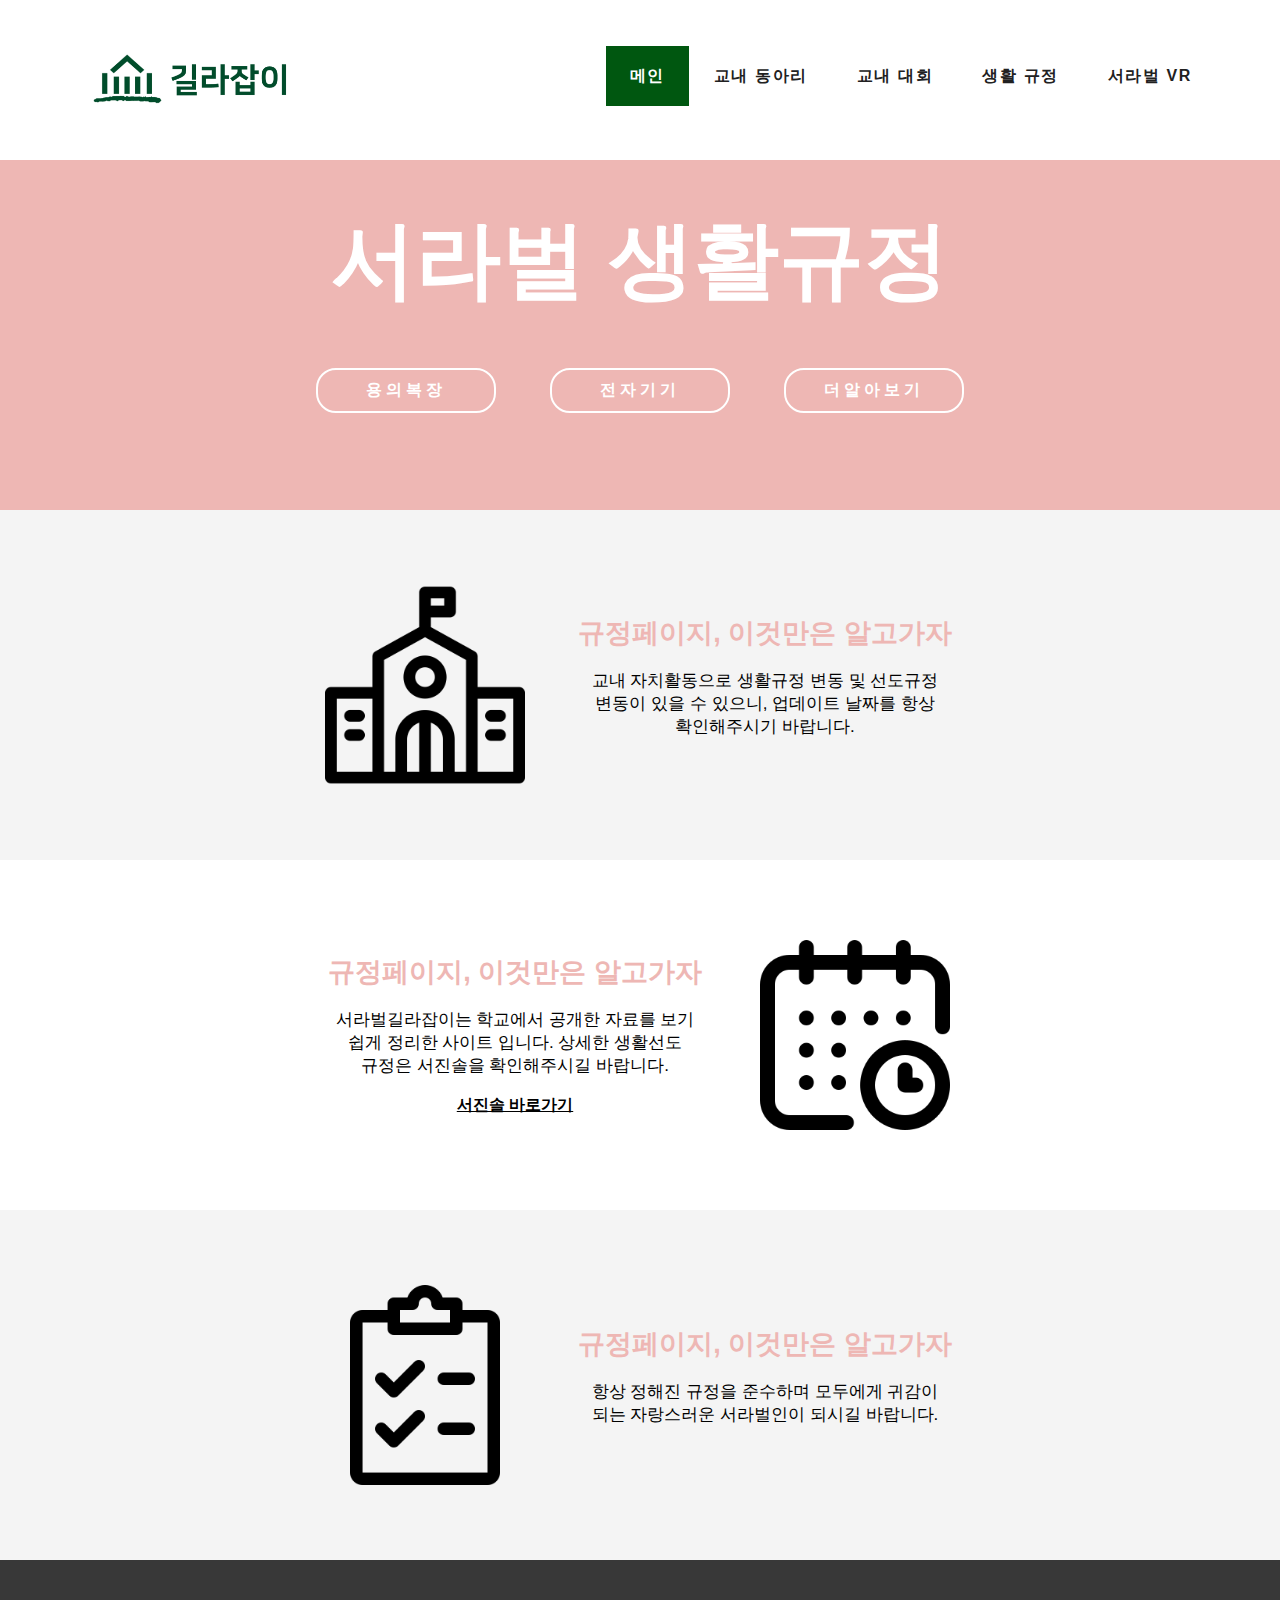
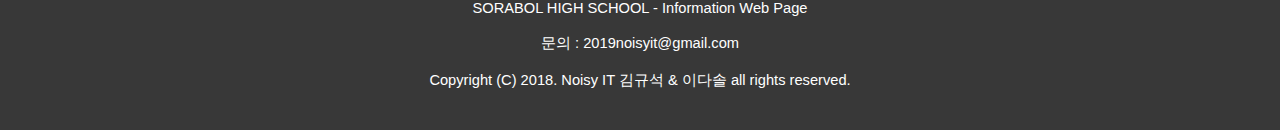
<file: html/srb-rule.html>
<!doctype <!DOCTYPE html>
<html>
<head >
    <meta charset="utf-8" />
    <meta http-equiv="X-UA-Compatible" content="IE=edge">
    <title>생활규정</title>
    <meta name="viewport" content="width=device-width, initial-scale=1">
    <link rel="stylesheet" type="text/css" media="screen" href="../css/keep.css"/>
    <link rel="stylesheet" type="text/css" media="screen" href="../css/header.css"/>
    <link rel="stylesheet" type="text/css" media="screen" href="../css/footer.css"/>
    <link rel="stylesheet" type="text/css" media="screen" href="../css/animation.css"/>
    <link rel="stylesheet" type="text/css" media="screen" href="../css/main.css"/>
    <link rel="stylesheet" type="text/css" media="screen" href="../css/srb-rule.css"/>
    <link rel="stylesheet" type="text/css" media="screen" href="../css/sidemenu-contestpage.css"/>
    

    <link rel="stylesheet" href="https://use.fontawesome.com/releases/v5.7.0/css/all.css" integrity="sha384-lZN37f5QGtY3VHgisS14W3ExzMWZxybE1SJSEsQp9S+oqd12jhcu+A56Ebc1zFSJ" crossorigin="anonymous">

    <script src="../js/keep.js"></script>
    <script src="../js/mobilesidemenu.js"></script>
    <script src="../js/gradeselect.js"></script>
    <script src="../js/sidemenu-abc.js"></script>
    <script src="../js/urlmanage.js"></script>
    <script src="../js/sidemenu.js"></script>
    <script src="../js/clickPOPtest.js"></script>


</head>
<!--메뉴&햄버거 _________________________________________________________________________ -->
<body class="fadeIn">




<!--hamberger (menu side) code-->
    <div class="menu-side">
        <a class="menu-side-close" onclick="closeNav()" style="cursor: pointer;">&times;</a>
        <a href="https://sorabol-info.github.io/hs/">메인</a>
        <a href="../html/srb-club.html">교내 동아리</a>
        <a href="../html/srb-contest.html">교내 대회</a>
        <a href="../html/srb-rule.html">생활 규정</a>
        <a onclick="url_confirm_road()">로드뷰</a>
    </div>
    <div class="menu-side-open" onclick="openNav()">
        <i class="fas fa-bars menu-side-open-icon" style="font-size: 32pt;"></i>
    </div>

    <div class="main-container">



      <!--메뉴 수정-->
      <div id="menu-wrapper">
              <div id="menu-top" class="container">
                <div id="logo">
                  <a title="서라벌 길라잡이" href="https://sorabol-info.github.io/hs/" >
                    <img src="sorabol%20logo.png" height="80" alt="서라벌 길라잡이"></a>
            </div>
            <div class="top-container">
                <div id="menu" class="one" style="z-index:2">
              <ul>
                <li class="current_page_item"><a href="https://sorabol-info.github.io/hs/" accesskey="1" title="" class="button2">메인</a>
                </li>
                <li><a href="../html/srb-club.html" accesskey="2" title="동아리"class="button2">교내 동아리</a>
                </li>
                <li><a href="../html/srb-contest.html" accesskey="3" title=""class="button2">교내 대회</a>

                </li>
                <li><a href="../html/srb-rule.html" accesskey="4" title=""class="button2">생활 규정</a></li>
                <li><a onclick="yesorno();" class="button2">서라벌 VR</a></li>
             

              </ul>
           </div>
           </div>
           </div>
       </div>

<!-- 메뉴 제외 header code_________________________________________________________________________ -->
       <!--상단 배너-->
        <div class="header">
          <div class="header-title">
            <a href="srb-rule.html" >서라벌 생활규정</a>
          </div>
          <div class="header-sub">
            <p >서라벌 생활 규정</p>
          </div>

          <div class="gradeselector">
            <a class="gradebutton" onclick="changeGrade(0)">
              용의복장
            </a>
            <a class="gradebutton" onclick="changeGrade(1)">
              전자기기
            </a>
            <a class="gradebutton" href="http://sorabol.sen.hs.kr/16771/subMenu.do#top" target=_blank>
              더알아보기
            </a>

          </div>

        </div>

<!-- 랜딩페이지 하단 설명부_____________________________________________________________ -->


        <div class="contest-main-null">
          <div class="contest-main-intro-gr">
            <div class="intro-pic-box">
              <img src="../image/high-school.png" class="intro-pic-img" >
            </div>
            <div class="intro-exp-box">
              <h1 onclick="notice()">규정페이지, 이것만은 알고가자</h1>
              <br>
              <p>교내 자치활동으로 생활규정 변동 및 선도규정 변동이 있을 수 있으니, 업데이트 날짜를 항상 확인해주시기 바랍니다. </p>
              <br>
            </div>
          </div>
          <div class="contest-main-intro-wht">

            <div class="intro-exp-box-wht">
              <h1 >규정페이지, 이것만은 알고가자</h1>
              <br>
              <p>서라벌길라잡이는 학교에서 공개한 자료를 보기 쉽게 정리한 사이트 입니다. 상세한 생활선도 규정은 서진솔을 확인해주시길 바랍니다.</p>
              <br>
              <a href="https://sorabol.riroschool.kr/"  target="_blank" style="color:#000000;">서진솔 바로가기</a>
            </div>
            <div class="intro-pic-box-wht">
              <img src="../image/calendar.png" class="intro-pic-img-wht" >
            </div>
          </div>
          <div class="contest-main-intro-gr">
            <div class="intro-pic-box">
              <img src="../image/checklist.png" class="intro-pic-img" >
            </div>
            <div class="intro-exp-box">
              <h1 >규정페이지, 이것만은 알고가자</h1>
              <br>
              <p>항상 정해진 규정을 준수하며 모두에게 귀감이 되는 자랑스러운 서라벌인이 되시길 바랍니다.</p>
              <br>
            </div>
          </div>
        </div>


<!-- 1학년 페이지(PC)- 시작부 ____________________________________________________________________________ -->
    <div class="Grade-page none-display">


    <!-- 헤더 하단 설명부-->

      <div class="rule-main-box-a">

        <div class="rule-body">


          <div class="rule-content">
            <h1> 두발 규정 </h1>
            &nbsp; &nbsp;① 두발은 학생의 신분에 맞게 단정하게 유지한다.<br><br>
                &nbsp; &nbsp;&nbsp; &nbsp;가. 앞머리는 눈썹 아래로 내려오지 않게 한다.<br><br>
                &nbsp; &nbsp;&nbsp; &nbsp;나. 옆머리는 귀를 덮지 않는다.<br><br>
                &nbsp; &nbsp;&nbsp; &nbsp;다. 뒷머리는 옷깃에 닿지 않는다.<br>
            <br><br>
            &nbsp; &nbsp;② 다음 각 호와 같은 두발 형태는 금지한다.<br><br>
                &nbsp; &nbsp;&nbsp; &nbsp;가. 스크레치 또는 모히칸, 퍼머, 웨이브, 왁스·젤·스프레이 사용 등<br>&nbsp; &nbsp;&nbsp; &nbsp;&nbsp; &nbsp;&nbsp;&nbsp;물리적·기계적 방법으로 두발을 변형하는 형태<br><br>
                &nbsp; &nbsp;&nbsp; &nbsp;나. 염색, 탈색 등 화학적 방법으로 두발을 변형하는 형태<br>&nbsp; &nbsp;&nbsp; &nbsp;&nbsp; &nbsp;(단, 새치나 기타의 이유로 검정색으로  염색하는 경우는 담임교사의 요청 하에 허용)<br><br>
                &nbsp; &nbsp;&nbsp; &nbsp;다. 가발, 붙임 머리 등 자신의 모발이 아닌 것을 착용하거나 부착하는 형태
            <br><br><br><br><br><br><br>
            <h1> 복장 규정 </h1>
            &nbsp; &nbsp;① 교복은 다음 각 호와 같은 형태로 단정하게 착용한다.<br><br>
            &nbsp; &nbsp;&nbsp; &nbsp;가. 동복 : 상의(교표, 명찰, 단추), 와이셔츠, 넥타이, 조끼(교표, 명찰), 하의 착용<br><br>
            &nbsp; &nbsp;&nbsp; &nbsp;나. 춘추복 : 와이셔츠, 넥타이, 조끼(교표, 명찰), 하의 착용<br><br>
            &nbsp; &nbsp;&nbsp; &nbsp;다. 하복 : 상의(교표, 명찰), 무늬 없는 티셔츠(흰, 회, 검은색), 흰색 런닝셔츠, 하의 착용<br><br>
        <br><br>
            &nbsp; &nbsp;② 다음 각 호와 같은 교복 복장 형태는 금지한다.<br><br>
            &nbsp; &nbsp;&nbsp; &nbsp;가. 상의의 폭이나 길이를 지나치게 줄인 경우<br><br>
            &nbsp; &nbsp;&nbsp; &nbsp;나. 바지의 아랫단이나 윗단을 지나치게 줄인 경우<br><br>
            &nbsp; &nbsp;&nbsp; &nbsp;다. 기타 교복 규정에 위배되게 교복 형태를 변형한 경우<br><br>
            &nbsp; &nbsp;&nbsp; &nbsp;라. 타 학교 교복을 착용하는 경우<br><br>
            &nbsp; &nbsp;&nbsp; &nbsp;마. 색상이나 형태가 비슷한 사복을 착용하는 경우(와이셔츠, 하의 등) <br><br>
            &nbsp; &nbsp;&nbsp; &nbsp;바. 춘추복이나 하복 겉에 다른 복장(사복)을 입는 경우<br>
            &nbsp; &nbsp;&nbsp; &nbsp;(단, 12월부터 익년도 2월에 한하여 춘추복 겉에 외투를 입는 것은 허용한다.)<br><br>
            &nbsp; &nbsp;&nbsp; &nbsp;사. 동복 안에 다른 복장(사복)을 겹쳐 입는 경우<br><br>
            &nbsp; &nbsp;&nbsp; &nbsp;아. 교복과 체육복을 횬용한 경우<br><br>
            &nbsp; &nbsp;&nbsp; &nbsp;자. 교복과 사복을 혼용한 경우(교복 상의와 사복 하의, 사복 상의와 교복 하의)<br><br>
        <br><br>
            &nbsp; &nbsp;③ 생활복은 다음 각 호와 같은 형태로 착용할 때, 등·하교 및 일과 시간에 입을 수 있다.<br><br>
            &nbsp; &nbsp;&nbsp; &nbsp;가. 코트  : 교복(동복) 위에 걸쳐 입는다.<br><br>
            &nbsp; &nbsp;&nbsp; &nbsp;나. 후드 집업 : 교복 위에 걸쳐 입는다.<br><br>
            &nbsp; &nbsp;&nbsp; &nbsp;다. 반팔티, 반바지 : 생활복 세트(반팔티와 반바지) 혹은 생활복(반팔티)과<br>
            &nbsp; &nbsp;&nbsp; &nbsp;&nbsp; &nbsp;&nbsp; &nbsp;교복 하의 혹은 교복(하복) 상의와 생활복(반바지)의 형태로 입는다.<br><br>
            &nbsp; &nbsp;&nbsp; &nbsp;라. 교복 착용 등교를 지정한 날에는 반드시 교복을 입는다.<br><br>
            &nbsp; &nbsp;&nbsp; &nbsp;마. 생활복은 반드시 학교에서 지정한 규격의 생활복을 입는다.<br><br>
        <br><br>
            &nbsp; &nbsp;④ 체육복은 다음의 각 호와 같은 형태로 체육 시간에만 입을 수 있다.<br><br>
            &nbsp; &nbsp;&nbsp; &nbsp;가. 동복 상의(교표, 명찰), 동복 하의를 다 갖출 때<br><br>
            &nbsp; &nbsp;&nbsp; &nbsp;나. 하복 상의(교표, 명찰), 하복 하의를 다 갖출 때<br><br>
            &nbsp; &nbsp;&nbsp; &nbsp;다. 동복 상의(교표, 명찰), 하복 하의를 다 갖츨 때<br><br>
            &nbsp; &nbsp;&nbsp; &nbsp;라. 하복 상의(교표, 명찰), 동복 하의를 다 갖출 때<br><br>
            &nbsp; &nbsp;&nbsp; &nbsp;마. 사복 형태의 체육복 착용은 금지한다.<br><br>
            &nbsp; &nbsp;&nbsp; &nbsp;바. 체육복은 교복 및 생활복과의 혼용을 금지한다. <br><br>
        <br><br>
            &nbsp; &nbsp;⑤ 기타<br><br>
            &nbsp; &nbsp;&nbsp; &nbsp;가. 일과 시간에는 지도 교사의 허락 없이는 사복을 입을 수 없다.<br><br>
            &nbsp; &nbsp;&nbsp; &nbsp;나. 등·하교 시 슬리퍼 착용은 금지한다.<br><br>
            &nbsp; &nbsp;&nbsp; &nbsp;다. 교복 및 체육복에는 반드시 해당 학년 색상의 교표와 명찰을 부착한다.<br><br>
            &nbsp; &nbsp;&nbsp; &nbsp;라. 동복 조끼 및 체육복의 명찰은 교표 1cm 밑에 부착한다.<br><br>
            &nbsp; &nbsp;&nbsp; &nbsp;마. 동복 상의 및 하복 상의의 명찰은 왼쪽 주머니 1cm 위에 부착한다. <br><br>
            &nbsp; &nbsp;&nbsp; &nbsp;바. 생활복 안 쪽 태그에는 반드시 이름을 기재하며, 학생증은 반드시 소지한다.<br><br>

          </div>
        </div>
      </div>


        </div>






<!-- 2학년 페이지(PC)- 시작부 ____________________________________________________________________________ -->
    <div class="Grade-page none-display">
      <div class="rule-main-box-a">

        <div class="rule-body">


          <div class="rule-content">
            <h1> 기기 관리 </h1>
            &nbsp; &nbsp;&nbsp; &nbsp;교내에서는 다음 각 항의 사항을 준수하여야 한다.<br><br>
            &nbsp; &nbsp;&nbsp; &nbsp;① 일과 시간에는  도난 및 분실 방지, 교사의 수업권 및 학생의 학습권 침해를<br>
            &nbsp; &nbsp;&nbsp; &nbsp;&nbsp; &nbsp;&nbsp; 방지하기 위하여 교사에게 허락받은 경우를 제외하고는 전자기기 및 통신기기를<br>
            &nbsp; &nbsp;&nbsp; &nbsp;&nbsp; &nbsp;&nbsp; 학교에 제출하여 보관한다.<br><br>
            &nbsp; &nbsp;&nbsp; &nbsp;② 수업 중 컴퓨터는 교육 활동을 위해서만 활용한다.<br><br>
            &nbsp; &nbsp;&nbsp; &nbsp;③ 교내 정보통신 기자재를 아끼고 관리를 철저히 한다.
        <br><br><br><br><br><br>
            <h1> 소지 및 사용 </h1>
            &nbsp; &nbsp;&nbsp; &nbsp;① 일과 시간에는 교사의 허락 없이 모든 전자기기및 통신기기의 소지 및 사용을<br>
            &nbsp; &nbsp;&nbsp; &nbsp;&nbsp; &nbsp;&nbsp; 원칙적으로 금지한다.<br><br>
            &nbsp; &nbsp;&nbsp; &nbsp;② 모든 교사는 일과 시간에 학생의 전자기기 및 통신기기의 소지 및 사용을<br>
            &nbsp; &nbsp;&nbsp; &nbsp;&nbsp; &nbsp;&nbsp; 제한할 수 있으며, 이를 위반한 학생을 학생 선도 규정, 학생 상 · 벌점 규정 및<br>
            &nbsp; &nbsp;&nbsp; &nbsp;&nbsp; &nbsp;&nbsp; 학교 폭력 예방과 처리에 관한 규정, 학생자치법정 규정 등에 의해 지도한다.<br><br>

            &nbsp; &nbsp;&nbsp; &nbsp;③ 모든 교사는 일과 시간에 학생이 모든 전자기기 및 통신기기를 소지 혹은 사용할 경우,<br>
            &nbsp; &nbsp;&nbsp; &nbsp;&nbsp; &nbsp;&nbsp; 이를 적발하여 전자기기 및 통신기기를 일정 기간 동안 압수할 수 있다.<br><br>


            &nbsp; &nbsp;&nbsp; &nbsp;④ 고사기간에는 모든 전자기기 및 통신기기의 소지를 금지하며,<br>
            &nbsp; &nbsp;&nbsp; &nbsp;&nbsp; &nbsp;&nbsp; 이를 위반한 학생은 학생선도규정, 학생 상 · 벌점 규정 및 학교 폭력 예방과<br>
            &nbsp; &nbsp;&nbsp; &nbsp;&nbsp; &nbsp;&nbsp; 처리에 관한 규정 등에 의해 지도하며, 학업성적관리규정에 따라 해당과목에 대한<br>
            &nbsp; &nbsp;&nbsp; &nbsp;&nbsp; &nbsp;&nbsp; 성적을 부과한다.<br><br>

          </div>
        </div>
      </div>


    </div>











  <div style="clear:both"></div>
<!--footer-->
<div class="footer">
  <p>SORABOL HIGH SCHOOL - Information Web Page</p><br>
  <p>문의 : <a href="mailto:2019noisyit@gmail.com" style="text-decoration:none; color: white;">2019noisyit@gmail.com</a></p><br>
  <p>Copyright (C) 2018. Noisy IT 김규석 & 이다솔 all rights reserved.</p>
</div>
  </div>
</body>
</html>
</file>
<file: css/keep.css>
*
{
    box-sizing: border-box;
    margin: 0;
    padding: 0;
    font-family: -apple-system, BlinkMacSystemFont, 'Segoe UI', Roboto, Oxygen, Ubuntu, Cantarell, 'Open Sans', 'Helvetica Neue', sans-serif;
    font-weight: 600;
    font-size: 12pt;
}
/* menu-bar*/
#menu-wrapper
{
	padding: 30px 0px;
	background: #FFF;
}

#menu-top
{
	position: relative;
	height: 100px;
}
.container
{
	margin: 0px auto;
	width: auto;
}

#logo
{
	position: absolute;
	top: 1.5em;
	left: 7%;
    width: 80%;
}
#logo img
{
    margin-top: -12px;
}
.top-container
    {
        display: inline-block;
    }
/*********************************************************************************/
/* Menu                                                                          */
/*********************************************************************************/
.one {float: left;
    position:relative}
    .two{position: absolute;left:300px; top:60px;}
    .three{position: absolute;left: 300px; top: 120px; }
    .four{position: absolute;left: 300px; top: 180px; }

    .five{position: absolute;left:188px; top:60px;}
    .six{position: absolute;left: 188px; top: 120px; }
    .seven{position: absolute;left: 188px; top: 180px; }

    #menu
    {
        position: absolute;
        right: 5%;
        top: 1em;
    }

    #menu ul
    {
        display: inline-block;
    }
    #menu ul ul{
        display: none;
    }

    #menu ul li:hover > ul{
        display: block;
        display: flex;
        align-content: flex-start;
        flex-direction: column;
        flex-wrap: wrap;
        overflow: auto;
    }
    #menu li
    {
        display: block;
        float: left;
        text-align: center;
        line-height: 60px;
    }

    #menu li a, #menu li span
    {
        display: block;
        margin-left: 1px;
        padding: 0em 1.5em;
        letter-spacing: 0.10em;
        text-decoration: none;
        font-size: 1em;
        text-transform: uppercase;
        outline: 0;
        color: #212121;
    }
    #menu li.current_page_item a
    {
        background: #005710;
        color: #FFF !important;
    }
    .button2 {
        -moz-box-shadow: #6E7849 0px 0px 0px;
        -moz-transition: all 0.5s ease;
        -ms-transition: all 0.5s ease;
        -o-transition: all 0.5s ease;
        -webkit-box-shadow: #6E7849 0 0 10px;
        -webkit-transition: all 0.5s ease;
        background-color: #ffffff;
        box-shadow: #6E7849 0px 0px 0px;
        color: #000000;
        display: inline-block;
        font-size: 1.4em;
        margin: auto;
        padding: 15px;
        text-decoration: none;
        transition: all 0.5s ease;
      }


      .button2:hover {
        background-color: #005710;
        color: #ffffff !important;
        padding: 15px;
      }

/*menu bar origin*/
.sticky
{
    position: fixed;
    top: 0;
    width: 100%;
    background-color: #383838;
}
.active
{
    color: #a7f9e9;
}
.none-display
{
    display: none !important;
}
.menu-bar
{
    display: inline-flex;
    justify-content: center;
    align-items: center;
    width: 100%;
    float: right;
    z-index: 10;
    background-color: #383838;
}
.menu-bar a
{
    display: inline-block;
    color: white;
    text-decoration: none;
    font-size: 12pt;
    padding: 10px 30px;
    transition: color 0.2s;
    cursor: pointer;
}
.menu-bar a:hover
{
    color: #a7f9e9;
}
.menu-side
{

    height: 100%;
    width: 0;
    position: fixed;
    z-index: 1;
    top: 0;
    left: 0;
    overflow-x: hidden;
    transition: 0.5s;
    padding-top: 60px;
    background-color: #93acce;
}
.menu-side a
{
    padding: 8px 8px 8px 32px;
    text-decoration: none;
    font-size: 25px;
    color: white;
    display: block;
    transition: 0.3s;
}
.menu-side a:hover
{
    color: #a2a2a2;
}
.menu-side .menu-side-close
{
    position: absolute;
    top: 0;
    right: 10%;
    font-size: 32pt;
    margin-left: 50px;
}

.menu-side-open
{
    display: none;
    width: 45px;
    height: 45px;
    margin: 20px 0 0 20px;
    -webkit-transform: rotate(0deg);
    -moz-transform: rotate(0deg);
    -o-transform: rotate(0deg);
    transform: rotate(0deg);
    -webkit-transition: .5s ease-in-out;
    -moz-transition: .5s ease-in-out;
    -o-transition: .5s ease-in-out;
    transition: .5s ease-in-out;
    cursor: pointer;
    position: absolute;
}
.menu-side-open-icon
{
    color: white;
}
/*모바일 스티키 - 상단 '서라벌길라잡이 문구' */
.mobile-top-sticky{
    display: none;
    height: 0px;
}
.mobile-top{
    display: none;
}

@media (min-width: 1025px) /* PC */
{
}
@media (min-width: 768px) and (max-width: 1024px) /* 태블릿 */
{

}
@media (max-width: 767px) /* 모바일 */
{
    .menu-bar
    {
        display: none;
    }
    .menu-side-open
    {
        display: inline-flex;
        justify-content: center;
        align-content: center;
    }

    #menu-wrapper{
        display: none;
    }
/*모바일 스티키 - 상단 '서라벌길라잡이 문구' */
.mobile-top-sticky{
    display: block;
    height: 80px;
    background-color: white;

}
.mobile-top{
    display: block;
    text-align: center;
    padding-top: 30px; 
    font-size: 25px;
    color: #ffffff;
}
}
</file>
<file: css/header.css>
.header
{
    
    /* background-color: #F4F4F4; */
    background: #383838;
    padding: 20px;
    width: 100%;
    height: 500px;
}
.header-sub
{
    display: inline-flex;
    justify-content: center;
    align-items: center;
    width: 100%;
}
.header-sub p
{
    color: white;
    font-size: 20pt;

} 
.header-title
{
    display: inline-flex;
    justify-content: center;
    align-items: center;
    width: 100%;
    height: 300px;
}
.header-title a
{
    font-size: 64pt;
    color: white;
    text-decoration: none;

}
.header-exam
{
    display: inline-flex;
    justify-content: center;
    align-items: center;
    width: 100%;
    height: 50px;
}
.exam-day
{
    color: white;
    font-size: 12pt;
}
/*메인 학교 이미지 스크롤*/
* {box-sizing: border-box;}
body {font-family: Verdana, sans-serif;}
.mySlides {display: none;}
img {vertical-align: middle;}

/* Slideshow container */
.slideshow-container {
  max-width: 1000px;
  position: relative;
  margin: auto;
}

/* Caption text */
.text {
  color: #000000;
  font-size: 15px;
  padding: 8px 12px;
  position: absolute;
  bottom: 8px;
  width: 100%;
  text-align: center;
}

/* Number text (1/3 etc) */
.numbertext {
  color: #f2f2f2;
  font-size: 12px;
  padding: 8px 12px;
  position: absolute;
  top: 0;
}

/* The dots/bullets/indicators */
.dot {
  height: 15px;
  width: 15px;
  margin: 0 2px;
  background-color: #bbb;
  border-radius: 50%;
  display: inline-block;
  transition: background-color 0.6s ease;
}

.active {
  background-color: #717171;
}

/* Fading animation */
.fade {
  -webkit-animation-name: fade;
  -webkit-animation-duration: 1.5s;
  animation-name: fade;
  animation-duration: 1.5s;
}

@-webkit-keyframes fade {
  from {opacity: .4} 
  to {opacity: 1}
}

@keyframes fade {
  from {opacity: .4} 
  to {opacity: 1}
}

/* On smaller screens, decrease text size */
@media only screen and (max-width: 300px) {
  .text {font-size: 11px}
}

@media (max-width: 767px) /* 모바일 */
{
    .header
    {
        height: auto;
    }
    .header-title
    {
        height: 150px;
    }
    .header-title a
    {
        font-size: 32pt;
    }
    .header-sub{
        margin-bottom: 30px;
    }
    .header-sub p
    {
        font-size: 14pt;
    }
    .exam-day
    {
        font-size: 10pt;
    }
}
</file>
<file: css/main.css>
.icon-info
{
    display: inline-flex;
    justify-content: center;
    align-items: center;
    width: 100%;
    height: auto;
    background-color: #383838;
    text-align: center;
    padding: 0 45px;
}
.icon-box
{
    display: block;
    width: 33%;
    height: auto;
    margin: 10px;
    padding: 30px 0px;
}
.icon-info p
{
    font-size: 16pt;
    line-height: 50px;
    color: #000000;
}
.info-btn
{
    text-decoration: none;
    color: white;
    background-color: #53A6E3;
    font-size: 16pt;
    padding: 7px 15px;
    border-radius: 20px;
    transition: all 0.2s linear;
}
.info-btn:hover
{
    background-color: rgb(61, 124, 169);
}

.club-info
{
    display: inline-flex;
    justify-content: center;
    align-items: center;
    font-size: 48pt;
    width: 100%;
    height: auto;
    background-color: #f4f4f4;
    text-align: center;
    padding: 50 45px;
}
.info-box
{
    display: block;
    width: auto;
}
.info-box i 
{
    font-size: 120pt;
    color: #53A6E3;
    width: auto;
}
.main-icon-box
{
    position: relative;
	display: inline-block;
	width: 100px;
	height: 100px;
	margin: 0px auto 20px auto;
	line-height:  100px;
	font-size: 150%;
	text-align: center;
	color: #FFF;
}
.main-icon-box i 
{
    position: relative;
	display: inline-block;
	width: 100px;
	height: 100px;
	margin: 0px auto 20px auto;
	line-height:  100px;
	font-size: 3em;
	text-align: center;
	color: #FFF;
}
.des-box
{
    display: block;
    width: auto;
}
.des-box h3
{
    font-size: 20pt;
}
.des-box p
{
    font-size: 16pt;
    color: #383838;
    line-height: 40px;
    font-weight: 500;
}
.rule-info
{
    display: inline-flex;
    justify-content: center;
    align-items: center;
    font-size: 48pt;
    width: 100%;
    height: 350px;
    background-color: white;
    text-align: center;
    padding: 0 45px;
}

/*********************************************************************************/
/* Featured                                                                      */
/*********************************************************************************/

#featured-wrapper
{
	overflow: hidden;
	padding: 6em 0em;
	background: #383838;
	text-align: center;
}

#featured
{
	overflow: hidden;
}

#featured .major
{
	overflow: hidden;
	margin-bottom: 3em;
	padding-bottom: 2em;
	border-bottom: 1px solid #E8E8E8;
}

#featured .major h2
{
	font-size: 3em;
}

#featured .major .byline
{
	font-size: 1.3em;
}

#featured .title
{
	margin-bottom: 1.5em;
	padding-bottom: 1.5em;
	border-bottom: 1px solid#BDBDBD;
}

#featured .title h2
{
    font-size: 1.2em;
    color: #ffffff;
}

#featured h2
{
	text-align: center;
	color: #FFF;
}

#featured .icon
{
	position: relative;
	display: inline-block;
	width: 100px;
	height: 100px;
	margin: 0px auto 20px auto;
	line-height:  100px;
	font-size: 3em;
	text-align: center;
	color: #FFF;
}

.column1,  .column2,  .column3,  .column4
{
    display: inline-block;
    width: 24%;
    min-width: 180px;
    color: #BDBDBD;
    line-height: 30px;
}


@media (min-width: 1025px) /* PC */
{

}
@media (min-width: 768px) and (max-width: 1024px) /* 태블릿 */
{
}
@media (max-width: 767px) /* 모바일 */
{
    .icon-box i
    {
        font-size: 10pt;
    }
    .icon-box p
    {
        font-size: 10pt;
    }
    .icon-box
    {
        margin: 0px;
        width: auto;
        display: none;
    }

    .icon-info
    {
        display: inline-block;
        padding: 0px;
        margin: 30px 0;
        /* height: 250px; */
    }
    .club-info
    {
        padding: 30 0px;
        height: auto;
    }
    .rule-info
    {
        padding: 0px;
        height: 250px;
    }

    .info-box i
    {
        display: none;
    }
    .info-btn
    {
        font-size: 8pt;
    }
    .des-box h3
    {
        font-size: 12pt;
    }
    .des-box
    {
        margin: 0 20px;
        min-width: 215px;
        width: 100%;
    }
    .des-box p
    {
        font-size: 10pt;
    }
    .info-box
    {
        margin: 0 20px;
    }

    .column1,  .column2,  .column3,  .column4
    {
        width: 100%;
        min-width: 180px;
    }

    .main-icon-box
    { 
        width: 100px;
        height: 100px;
        margin: 0px auto 10px auto;
        line-height:  100px;
        font-size: 100%;
        text-align: center;
        color: #FFF;
    }
    .main-icon-box i 
    {
        width: 100px;
        height: 100px;
        margin: 0px auto 10px auto;
        line-height:  100px;
        text-align: center;
        color: #FFF;
    }
    #featured-wrapper{
        display: none;
    }
}
</file>
<file: css/footer.css>
.footer
{
    background-color: #383838;
    /* background-color: #F4F4F4; */
    text-align: center;
    padding: 40px;
}
.footer p
{
    font-weight: 500;
    font-size: 11pt;
    color: white;
}
.footer a
{ 
    font-weight: 500;
    font-size: 11pt;
    color: white;
}

@media (max-width: 767px) /* 모바일 */
{
    .footer
{
    text-align: center;
    padding: 30px;
}
    .footer p
{
    font-weight: 500;
    font-size: 9pt;
    color: white;
}
    footer a
{ 
    font-weight: 500;
    font-size: 9pt;
    color: white;
}
}
</file>
<file: css/animation.css>
@keyframes fadeIn
{
    from
    {
        opacity: 0;
    }
    to
    {
        opacity: 1;
    }
}
@-webkit-keyframes fadeIn
{
    from
    {
        opacity: 0;
    }
    to
    {
        opacity: 1;
    }
}
.fadeIn
{
    animation-name: fadeIn;
    -webkit-animation-name: fadeIn;
    animation-duration: .5s;
    -webkit-animation-duration: .5s;
    animation-iteration-count: 1;
    -webkit-animation-iteration-count: 1;
    animation-timing-function: ease-in;
    -webkit-animation-timing-function: ease-in;
    animation-fill-mode: forwards;
    -webkit-animation-fill-mode: forwards;
}
@keyframes fadeOut
{
    from
    {
        opacity: 1;
    }
    to
    {
        opacity: 0;
    }
}
@-webkit-keyframes fadeOut
{
    from
    {
        opacity: 1;
    }
    to
    {
        opacity: 0;
    }
}
.fadeOut
{
    animation-name: fadeOut;
    -webkit-animation-name: fadeOut;
    animation-duration: 1s;
    -webkit-animation-duration: 1s;
    animation-iteration-count: 1;
    -webkit-animation-iteration-count: 1;
    animation-timing-function: ease-in;
    -webkit-animation-timing-function: ease-in;
    animation-fill-mode: forwards;
    -webkit-animation-fill-mode: forwards;
}
@keyframes welcome
{
    from
    {
        opacity: 0;
        transform: scale(0.1) rotate(30deg);
        -webkit-transform: scale(0.1) rotate(30deg);
        transform-origin: center bottom;
        -webkit-transform-origin: center bottom;
    }
    50%
    {
        -webkit-transform: rotate(-10deg);
        transform: rotate(-10deg);
    }

    70% 
    {
        -webkit-transform: rotate(3deg);
        transform: rotate(3deg);
    }

    to 
    {
        opacity: 1;
        -webkit-transform: scale(1);
        transform: scale(1);
    }
}
@-webkit-keyframes welcome
{
    from
    {
        opacity: 0;
        transform: scale(0.1) rotate(30deg);
        -webkit-transform: scale(0.1) rotate(30deg);
        transform-origin: center bottom;
        -webkit-transform-origin: center bottom;
    }
    50%
    {
        -webkit-transform: rotate(-10deg);
        transform: rotate(-10deg);
    }

    70% 
    {
        -webkit-transform: rotate(3deg);
        transform: rotate(3deg);
    }

    to 
    {
        opacity: 1;
        -webkit-transform: scale(1);
        transform: scale(1);
    }
}
.welcome
{
    animation-name: welcome;
    -webkit-animation-name: welcome;
    animation-duration: 2s;
    -webkit-animation-duration: 2s;
    animation-iteration-count: 1;
    -webkit-animation-iteration-count: 1;
}
</file>
<file: css/auth_club.css>
html, body
{
	height: 100%;
}

body
{
	margin: 0px;
	padding: 0px;
	background: #383838;
	font-family: 'Source Sans Pro', sans-serif;
	font-size: 11pt;
	font-weight: 300;


/*
	color: #BDBDBD;
*/



}

h1, h2, h3
{
	margin: 0;
	padding: 0;
	font-weight: 600;
	color: #454445;
}

p, ol, ul
{
	margin-top: 0;
}

ol, ul
{
	padding: 0;
	list-style: none;
}

p
{
	line-height: 180%;
}

strong
{
}

a
{
	color: #2C383B;
}

a:hover
{
	text-decoration: none;
}

.container
{
	margin: 0px auto;
	width: 1200px;

}

/*********************************************************************************/
/* Image Style                                                                   */
/*********************************************************************************/

	.image
{
	display: inline-block;
}

.image img
{
	display: block;
	width: 100%;
}

.image-full
{
	display: block;
	width: 100%;
	margin: 0 0 2em 0;
}

.image-left
{
	float: left;
	margin: 0 2em 2em 0;
}

.image-centered
{
	display: block;
	margin: 0 0 2em 0;
}

.image-centered img
{
	margin: 0 auto;
	width: auto;
}

/*********************************************************************************/
/* List Styles                                                                   */
/*********************************************************************************/

	ul.style1
{
	margin: 0;
	padding: 0em 0em 0em 0em;
	overflow: hidden;
	list-style: none;
	color: #6c6c6c
}

ul.style1 li
{
	overflow: hidden;
	display: block;
	padding: 2.80em 0em;
	border-top: 1px solid #D1CFCE;
}

ul.style1 li:first-child
{
	padding-top: 0;
	border-top: none;
}

ul.style1 .image-left
{
	margin-bottom: 0;
}

ul.style1 h3
{
	padding: 1.2em 0em 1em 0em;
	letter-spacing: 0.10em;
	text-transform: uppercase;
	font-size: 1.2em;
	font-weight: 600;
	color: #454445;
}

ul.style1 a
{
	text-decoration: none;
	color: #525252;
}

ul.style1 a:hover
{
	text-decoration: underline;
	color: #525252;
}

ul.style2
{
	margin: 0;
	padding-top: 1em;
	list-style: none;
}

ul.style2 li
{
	border-top: solid 1px #E5E5E5;
	padding: 0.80em 0 0.80em 0;
	font-family: 0.80em;
}

ul.style2 li:before
{
	display: inline-block;
	padding: 4px;
	background: #DB3256;
}

ul.style2 a
{
	display: inline-block;
	margin-left: 1em;
}

ul.style2 li:first-child
{
	border-top: 0;
	padding-top: 0;
}

ul.style2 .icon
{
	color: #FFF;
}

ul.style3
{
	margin: 0;
	padding-top: 1em;
	list-style: none;
}

ul.style3 li
{
	border-top: solid 1px rgba(255,255,255,.2);
	padding: 1em 0 1em 0;
	font-family: 0.80em;
}

ul.style3 li:before
{
	display: inline-block;
	padding: 4px;
	background: #FFF;
}

ul.style3 a
{
	display: inline-block;
	margin-left: 1em;
	font-size: 1em !important;
	color: #FFF;
}

ul.style3 li:first-child
{
	border-top: 0;
	padding-top: 0;
}

ul.style3 .icon
{
	color: #DB3256;
}

/*********************************************************************************/
/* Social Icon Styles                                                            */
/*********************************************************************************/

	ul.contact
{
	margin: 0;
	padding: 2em 0em 0em 0em;
	list-style: none;
}

ul.contact li
{
	display: inline-block;
	padding: 0em 0.30em;
	font-size: 1em;
}

ul.contact li span
{
	display: none;
	margin: 0;
	padding: 0;
}

ul.contact li a
{
	color: #FFF;
}

ul.contact li a:before
{
	display: inline-block;
	background: #3f3f3f;
	width: 40px;
	height: 40px;
	line-height: 40px;
	border-radius: 20px;
	text-align: center;
	color: #FFFFFF;
}

ul.contact li a.icon-twitter:before
{
	background: #2DAAE4;
}

ul.contact li a.icon-facebook:before
{
	background: #39599F;
}

ul.contact li a.icon-dribbble:before
{
	background: #C4376B;
}

ul.contact li a.icon-tumblr:before
{
	background: #31516A;
}

ul.contact li a.icon-rss:before
{
	background: #F2600B;
}

/*********************************************************************************/
/* Button Style                                                                  */
/*********************************************************************************/

	.button
{
	display: inline-block;
	padding: 1.3em 3em;
	background: #1B9772;
	-moz-transition: opacity 0.25s ease-in-out;
	-webkit-transition: opacity 0.25s ease-in-out;
	-o-transition: opacity 0.25s ease-in-out;
	-ms-transition: opacity 0.25s ease-in-out;
	transition: opacity 0.25s ease-in-out;
	letter-spacing: 0.20em;
	text-decoration: none;
	text-transform: uppercase;
	font-weight: 600;
	color: #FFF;
}

.button:hover
{
}

.button:active
{
}

.button-big
{
	padding: 1.6em 4em;
	font-size: 1.4em;
	font-weight: 900;
}
/*button2 -- 메뉴부분 버튼*/

.button2 {
  -moz-box-shadow: #6E7849 0px 0px 0px;
  -moz-transition: all 0.5s ease;
  -ms-transition: all 0.5s ease;
  -o-transition: all 0.5s ease;
  -webkit-box-shadow: #6E7849 0 0 10px;
  -webkit-transition: all 0.5s ease;
  background-color: #ffffff;
  box-shadow: #6E7849 0px 0px 0px;
  color: #000000;
  display: inline-block;
  font-size: 1.4em;
  margin: auto;
  padding: 15px;
  text-decoration: none;
  transition: all 0.5s ease;
}


.button2:hover {
  background-color: #005710;
  color: #ffffff !important;
  padding: 15px;
}


/*********************************************************************************/
/* Heading Titles                                                                */
/*********************************************************************************/

	.title
{
	margin-bottom: 3em;
	
}

.title h2
{
	font-weight: 400;
	font-size: 2.8em;
	color: #323232;
}

.title .byline
{
	letter-spacing: 0.15em;
	text-transform: uppercase;
	font-weight: 400;
	font-size: 1.1em;
	color: #6F6F6F;
}

/*********************************************************************************/
/* Header                                                                        */
/*********************************************************************************/

#header-wrapper
{
	padding: 2em 0em;
	background: #FFF;
}

#header
{
	position: relative;
	height: 100px;
}

/*********************************************************************************/
/* Logo                                                                          */
/*********************************************************************************/

#logo
{
	position: absolute;
	top: 1.5em;
	left: 0;
	width: 100%;
}

#logo h1
{
	display: inline-block;
	font-size: 2.5em;
	text-transform: uppercase;
	font-weight: 700;
	color: #2C383B;
	padding-right: 0.50em;
}

#logo span
{
	position: absolute;
	top: 1.4em;
	display: inline-block;
	padding-left: 1.50em;
	letter-spacing: 0.10em;
	text-transform: uppercase;
	font-size: 0.90em;
}

#logo a
{
	text-decoration: none;
	color: #197d62;
}
#logo img
{
    margin-top: -12px;
}

/*********************************************************************************/
/* Menu                                                                          */
/*********************************************************************************/
.one {float: left;
position:relative}
.two{position: absolute;left:300px; top:60px;}
.three{position: absolute;left: 300px; top: 120px; }
.four{position: absolute;left: 300px; top: 180px; }

.five{position: absolute;left:188px; top:60px;}
.six{position: absolute;left: 188px; top: 120px; }
.seven{position: absolute;left: 188px; top: 180px; }

#menu
{
	position: absolute;
	right: 0;
	top: 1em;
}

#menu ul
{
	display: inline-block;
}
#menu ul ul{
    display: none;


}

#menu ul li:hover > ul{
    display: block;
    display: flex;
    align-content: flex-start;
    flex-direction: column;
    flex-wrap: wrap;
    overflow: auto;
}




#menu li
{
	display: block;
	float: left;
	text-align: center;
	line-height: 60px;
}

#menu li a, #menu li span
{
	display: block;
	margin-left: 1px;
	padding: 0em 1.5em;
	letter-spacing: 0.10em;
	text-decoration: none;
	font-size: 1em;
	text-transform: uppercase;
	outline: 0;
	color: #212121;
}

#menu li:hover a, #menu li.active a, #menu li.active span
{
}

#menu li.current_page_item a
{
	background: #005710;
	color: #FFF !important;
}

#menu .icon
{
}

/*********************************************************************************/
/* Banner                                                                        */
/*********************************************************************************/

	#banner-wrapper
{
	overflow: hidden;
	padding: 3em 0em;
	background: #197d62;
}

#banner
{
	overflow: hidden;
	width: 1000px;
	padding: 0px 100px;
	text-align: center;
	color: rgba(255,255,255,.7);
}

#banner a
{
	color: rgba(255,255,255,.9);
}

#banner .box-left
{
	float: left;
}

#banner .box-right
{
	float: right;
}

#banner h2
{
	margin: 0em;
	padding: 0em;
	font-weight: 400;
	font-size: 3em;
	color: #555555;
}

#banner span
{
	display: block;
	padding-top: 0.20em;
	text-transform: uppercase;
	font-size: 1.2em;
	color: #A2A2A2;
}

/*********************************************************************************/
/* Page                                                                          */
/*********************************************************************************/

#wrapper
{
	background: #FFF;
}

#page
{
	overflow: hidden;
	padding: 6em 0em;
	border-bottom: 2px solid #E3E3E3;
	text-align: center;
}

#page .button
{
	margin-top: 2em;
}

/*********************************************************************************/
/* Content                                                                       */
/*********************************************************************************/

#content
{
	padding: 0em 7em;
}

/*********************************************************************************/
/* Sidebar                                                                       */
/*********************************************************************************/

	#sidebar
{
	float: right;
	width: 450px;
}

#stwo-col
{
	margin-top: 2em;
}

#stwo-col h2
{
	display: block;
	padding-bottom: 1.5em;
	letter-spacing: 0.10em;
	text-transform: uppercase;
	font-size: 1.2em;
	font-weight: 600;
	color: #454445;
}

#stwo-col .sbox1
{
	float: left;
	width: 210px;
}

#stwo-col .sbox2
{
	float: right;
	width: 210px;
}

/*********************************************************************************/
/* Copyright                                                                     */
/*********************************************************************************/

#copyright
{
	overflow: hidden;
	padding: 5em 0em;
	border-top: 1px solid rgba(255,255,255,0.08);
}

#copyright p
{
	letter-spacing: 0.20em;
	text-align: center;
	text-transform: uppercase;
	font-size: 0.80em;
	color: rgba(255,255,255,0.3);
}

#copyright a
{
	text-decoration: none;
	color: rgba(255,255,255,0.6);
}

/*********************************************************************************/
/* Featured                                                                      */
/*********************************************************************************/

#featured-wrapper
{
	overflow: hidden;
	padding: 6em 0em;
	background: #383838;
	text-align: center;
}

#featured
{
	overflow: hidden;
}

#featured .major
{
	overflow: hidden;
	margin-bottom: 3em;
	padding-bottom: 2em;
	border-bottom: 1px solid #E8E8E8;
}

#featured .major h2
{
	font-size: 3em;
}

#featured .major .byline
{
	font-size: 1.3em;
}

#featured .title
{
	margin-bottom: 1.5em;
	padding-bottom: 1.5em;
	border-bottom: 1px solid rgba(255,255,255,.1);
}

#featured .title h2
{
	font-size: 1.2em;
}

#featured h2
{
	text-align: center;
	color: #FFF;
}

#featured .icon
{
	position: relative;
	display: inline-block;
	width: 100px;
	height: 100px;
	margin: 0px auto 20px auto;
	line-height:  100px;
	font-size: 3em;
	text-align: center;
	color: #FFF;
}



#slider-wrapper
{
	padding: 6em 0em;
	background: #DB3256;
}

#slider
{
	margin: 0em auto 0em auto;
	width: 1200px;
	position: relative;
}

#slider .button
{
}

#slider .button:hover
{
}

#slider .viewer
{
	width: 1000px;
	height: 375px;
	margin: 0 auto;
	overflow: hidden;
}

#slider .viewer .reel
{
	display: none;
	height: 375px;
}

#slider .viewer .reel .slide
{
	position: relative;
	width: 1000px;
	height: 375px;
}

#slider .viewer .reel h2
{
	position: absolute;
	top: 130px;
	left: 0;
	width: 1200px;
	height: 80px;
	line-height: 80px;
	background: #111111;
	text-align: center;
	opacity: 0.85;
	font-weight: normal;
	color: #ffffff;
	font-size: 2.25em;
}

#slider .viewer .reel p
{
	position: absolute;
	top: 210px;
	left: 0;
	width: 1200px;
	height: 40px;
	line-height: 40px;
	background: #0074C6;
	text-align: center;
	opacity: 0.85;
	font-weight: normal;
	color: #ffffff;
	font-size: 1.1em;
}

#slider .icon
{
	font-size: 4em;
	color: #FFF;
}

#slider .previous-button
{
	position: absolute;
	top: 150px;
	left: 0;
}

#slider .next-button
{
	position: absolute;
	top: 150px;
	right: 0;
}

#slider .indicator
{
	margin: 30px auto 0 auto;
}

#slider .indicator ul
{
	list-style: none;
	padding: 0;
	margin: 0;
	text-align: center;
}

#slider .indicator ul li
{
	display: inline-block;
	width: 12px;
	height: 12px;
	text-indent: -9999em;
	background: #c8c8c8;
	margin: 0 2px 0 2px;
	border-radius: 8px;
	border-bottom: solid 1px #ffffff;
	border-top: solid 1px #909090;
}

#slider .indicator ul li.active
{
	background: #505050;
	border-top: solid 1px #505050;
}

/*********************************************************************************/
/* Footer                                                                        */
/*********************************************************************************/


#footer-wrapper
{
	overflow: hidden;
	padding: 6em 0em;
	background: #383838;
	text-align: center;
}

#footer
{
	overflow: hidden;
}


#footer .title h2
{
	font-size: 1.6em;
	font-weight: 300;
	color: #FFF;
}

#footer .title .byline
{
	display: block;
	padding-top: 1em;
	text-transform: uppercase;
	font-size: 0.80em;
	color: rgba(255,255,255,0.5);
}

#footer .button
{
	margin-top: 2em;
}

#extra
{
	overflow: hidden;
	margin: 0em auto 0em auto;
	padding: 5em 0em 5em 0em;
	text-align: center;
}

#extra h2
{
	margin: 0em;
	padding: 0em;
	font-weight: 400;
	font-size: 2.4em;
	color: #555555;
}

#extra span
{
	display: block;
	padding-top: 0.20em;
	margin-bottom: 3em;
	text-transform: uppercase;
	font-size: 1.2em;
	color: #A2A2A2;
}


#extra .button
{
	margin-top: 2em;
}

#extra2
{
	overflow: hidden;
	padding-bottom: 5em;
}

#extra2 .button
{
	margin-top: 2em;
}

#extra2 .title h2
{
	font-size: 2em;
}

#extra2 .title .byline
{
	font-size: 0.80em;
}

#extra2 #ebox1,
#extra2 #ebox2
{
	width: 560px;
}

#extra2  #ebox1
{
	float: left;
}

#extra2 #ebox2
{
	float: right;
}
</file>
<file: css/NoisyIT.css>
div #extra {
  width: 90%;
}

#logo {
  width: 90%;
}

#footer {
  width: 90%;
}

#header {
  width: 90%;
}

#return {
  text-decoration: none;
  color: white;
  background-color: #53A6E3;
  font-size: 18px;
  padding: 14px 14px;
  border-radius: 48px;
  transition: all 0.2s linear;
}
</file>
<file: css/srb-club.css>
/*

===============================================================
==============================================================*/
                    /*------- 공지 모달창 -----*//*
================================================================*/

















/*-----------================================================================
==============================================================================
======================================================================*/





























body
{
    background-color: rgb(245,245,245) ;  /*body 배경색*/
    font-family: "Helvetica Neue",Helvetica,Arial,sans-serif;
}
.bodyAnimation
{
  margin: 0px;
}
.contest-main-null
{
  height: 1050px;
  width: 100%;
  background-color: white;
}
.header/*header높이 수정*/
{
  z-index: 0.1;



    height: 350px;
    background: #93acce;
    padding: 30;
}
.header-title
{
  text-align: center;
  height: 140;
}
.rule-main-box-a
{
  text-align: center;
  background-color: white;
  width: 100%;
  height: 1050px;

}
.rule-main-box-b
{
  text-align: center;
  background-color: white;
  width: 100%;
  height: 1050px;

}
.rule-main-box-c
{
  text-align: center;
  height: 1050px;
  background-color: white;
  width: 100%;


}

/*------------------------------------------*/
.contest-main-intro-gr{
  display: inline-flex;
  justify-content: center;
  align-items: center;

  width: 100%;
  height: 350px;
  background-color: #f4f4f4;
  text-align: center;
  padding: 0 45px;
}
.contest-main-intro-wht{
  display: inline-flex;
  justify-content: center;
  align-items: center;

  width: 100%;
  height: 350px;
  background-color: #ffffff;
  text-align: center;
  padding: 0 45px;
}
.intro-pic-box{
  width: 200px;
  display: block;
  margin-right: 50px;
}
.intro-pic-img{
  width: 200px;
}
.intro-exp-box{
  width: 380px;
  display: block;
}
.intro-pic-box-wht{
  width: 200px;
  display: block;
  margin-left: 50px;
}
.intro-pic-img-wht{
  width: 190px;
}
.intro-exp-box-wht{
  width: 380px;
  display: block;
}
.intro-exp-box p{
  font-size: 17px;
  font-weight:400;
  word-wrap: break-word;
  word-break: keep-all;
}
.intro-exp-box-wht p{
  font-size: 17px;
  font-weight:400;
  word-wrap: break-word;
  word-break: keep-all;
}
.intro-exp-box h1{
  color: #93acce;
  font-size: 27px;
}
.intro-exp-box-wht h1{
  color: #93acce;
  font-size: 27px;
}
.intro-exp-box-wht a{
  color: #000000;
}
/*-------------------------*/

.intro-title
{
  width: 100%;
  height: 110px;
  margin: 0 auto;
  font-size: 50px;
  font-weight: 100px;
  color: #70759c;
  text-align: center;
  padding-top: 20px;
}
.sub-title
{
  padding: 10px;
  margin-top: 30px;
  font-size: 16pt;
  text-align: center;
  line-height: 50px;
  width: 500px;
  margin: 30px auto;

}
.intro-tip-box
{
  vertical-align: middle;
  width: 500px;
  border-radius: 60px;
  background-color: rgba(211,211,211,0.6);
  padding: 10px 0;
  margin: 0 auto;
  margin-bottom: 60px;
}
#intro-tip-text
{
  padding: 10px;
  margin-top: 30px;
  font-size: 16pt;
  text-align: center;
  line-height: 50px;
  width: 500px;
  margin: 30px auto;
}
.intro-hyperlink
{
  text-decoration:none;
  color: #70759c;
  font-size: 16pt;
}



.sidemenu
{
  z-index: 300;
}

.header-sub{
  display: none;
}

.exsentence-title
{
  text-align: center;

  margin-top: 50px;
}
.exsentence-title p
{
  font-size: 30px;
  color: white;
  margin-top: 90px;
  display:none;
}
.exsentence /*상단배너부분-Tip부분*/
{
  text-align: center;
  font-size: 24px;
  color: white;
  font-weight: lighter;
  margin-top: 60;

}
.exsentence p
{
  font-weight: lighter;
  display:none;
}
div.gradeselector/*학년선택버튼 묶음*/
{
  margin-top: 28px;
  text-align: center;
}
/*0000000000000000000000000000000000000000000*/
input{position: fixed;left: -9999px;}

label{cursor: pointer;}
.exp_box /*설명박스*/
{
    width: 230px;
    height: 0px;
    position: relative;
    top: -92%;
    left: -4%;
    background: white;
    transition: all 0.3s;
    z-index: 0;
}
.toggle_bck /* 뒤로가기버튼의 label*/
{
  color: white;
  position: relative;
  bottom: -240px;
  padding: 15px 30px 20px 30px;
  background: green;


/*  display: none;*/
}

.exp_bck /*뒤로가기버튼의 a*/
{
  color:white;
  font-weight: lighter;
  font-size: 12px;


}
.exp_bck::selection /*뒤로가기버튼의 a-> 스크롤 색깔x*/
{
  background: none;
  color:white;
}
/*00000000000000000000000000000000000000000000000000000*/
/*000000000000000개별 toggleBtn---------000000000000000000000000*/


#toggleBtn-1:checked ~ #toggle-box-1
{
    width: 230px;
    height: 280px;
    background-color: rgb(0,0,0,0.8);
    z-index: 0;
}

#toggleBtn-2:checked ~ #toggle-box-2
{
    width: 230px;
    height: 280px;
    background-color: rgb(0,0,0,0.8);
    z-index: 0;
}


/*00000000000000000000000000000000000000000000000000000*/
a.gradebutton
{
  display: inline-flex;
  vertical-align: middle;
  align-items: center;
  justify-content: center;
  transition: all .2s;
  border: 2px solid white;
  border-radius: 20px;
  width: 180px;
  margin: 10px 25px;
  padding: 10px 30px;
  color: white;
  font-size: 12pt;
  letter-spacing: 4px;
  font-weight: 700;
  text-decoration:none;
}
a.gradebutton:hover
{
  color: #a2a2a2;
  background-color: white;
  box-shadow: 0px 0px 30px -5px rgba(0, 0, 0, 0.8);
  cursor: pointer;
}
a.gradebutton::selection
{
  background-color: none;
}

/*상단 학년 선택 바*/
.grademenu-bar
{
  height: 50px;
  background-color: white;
  padding: 10px 23px;
  position: relative;
  font-weight: bolder;
  font-size: 20px;
}
.menu-gradeselect
{
    height: 50px;
    width: 800px;
    margin-left: 155px;
    float: right;
    text-decoration-color: black;
    transition: all ease-in-out 0.2s;
}
.menu-gradeselect:hover
{
    color: #53A6E3;
}
.grade-list
{
  text-align: center;
  display: block;
  width: 70px;
  height: 30px;
  margin: auto 14px;
  text-decoration: none;
}

#grade-list-1
{
  float: right;
  color: #53A6E3;
}
#grade-list-1:hover
{
  transition: 0.1s;
  border-bottom: 3px solid rgba(88, 179, 244, 1);
}
#grade-list-2
{
    color: black;
    float: right;
    margin-right: 21px;
    margin-left: 31px;
}
#grade-list-2:hover
{
  color: rgba(88, 179, 244, 1);
  transition: 0.1s;
  border-bottom: 3px solid rgba(88, 179, 244, 1);
}
#grade-list-3
{
  color: black;
  float: right;
  margin-right: 27px;
  margin-left: 10px;

}
#grade-list-3:hover
{

  color: rgba(88, 179, 244, 1);
  transition: 0.1s;
  border-bottom: 3px solid rgba(88, 179, 244, 1);
}





/*----위로가기 버튼----*/
a.top-button
{
        width: 43px;
        height: 43px;
        position: fixed;
        right: 2%;
        bottom: 2%;
        text-decoration: none;
        border-radius: 100px;
        border: 2px #969696 solid;
        text-align: center;
        display: inline-block;
}



/*----위치이동 바----*/

.navbar/*위치이동바 전체컨트롤*/
{
  right: 50px;
  position: fixed;
  top: 30%;
  margin: 30 auto;
  z-index: 100;
  width: 50px;
}
#choosing/*위치이동 바-블럭한칸*/
{
  margin-bottom: 10px;
  text-align: center;
  font-weight: lighter;
  color: white;
  list-style-type: none;
  list-style-position: inside;
  display: inline-block;
  border: 0.1px black solid;
  border-radius: 100% ;
  background-color: white;
  height: 40px;
  width: 40px;
}


div.Grade-pc
{
  height: 1px;
}
/*----월별 대회목록----*/
h1.month-value-pc
{
  font-size: 50px;
  display: block;
  width: auto;
  padding-top: 50px;
  padding-bottom: 30px;
  margin-left: 220px;
}

h1.month-value-pc::selection
{
  background: none;
}

ul.contest-name-pc/*칸 전체*/
{
  list-style: none;

  background-color: green;
  margin-left: 200px;
  padding: 0px;
  /*border-radius: 70px;
  border: 2px gray solid;*/
}

li.contest-name-pc/*대회칸*/
{
  position: relative;
  display: inline-block;
  padding: 10px;
  float: left;
  cursor: inherit;
  width: 230px;
  height: 280px;
  text-align: center;
  margin: 20px 30px;
  background-color: white;
  z-index: 3;

}
li.contest-name-pc:hover
{
    box-shadow: 10px 10px 15px #ddd;
    transition: 0.1s;
}

li.contest-name-pc::selection
{
  background: none;
}

img.contest-name-pc /*이미지*/
{
  height: 90px;
}

img.contest-name-pc::selection
{
  background: none;
}
.pop-img /*이미지*/
{
  display: none;
}
br.contest-name-pc::selection
{
  background: none;
}

strong.contest-name-pc/*대회 명*/
{
  height: inherit;
  text-align: center;
  width: 150px;
  padding-bottom: 10px;
  padding-top: 20px;
  /*margin: 0px auto;*//*이거 쓰면 namemargin이 막힘.*/
  font-size: 16px;
}

strong.contest-name-pc::selection
{
  background: none;
}


/*0000000000000000000000000000000000000000000000000000*/
/*                  시화전 별도 css                    */
/*      3글자라서 버튼이랑 겹치는 문제때문에 마진 필요    */
/* --->글자수가 적어서 더알아보기 버튼이랑 pc에서 겹치는 경우 적용*/

.namemargin
{
  margin: 0 20px 0 20px;
}

/*00000000000000000000000000000000000000000000000000000*/

a.infoplus
{
  display: inline-flex;
  vertical-align: middle;
  align-items: center;
  justify-content: center;
/*  transition: all .01s;*/
  transition: .3s ease-out;

  color: white;
  font-size: 8pt;
  letter-spacing: 4px;
  font-weight: 700;
  text-decoration:none;

  background: #a7dea2;
  border-radius:5px;

  top: 70%;
  height: 40px;
  width: 140px;
  margin-top: 20%;
  padding: 10px 30px;
  z-index: 300;

  overflow: hidden;

}



a.infoplus:hover
{
  /*color: #696969;
  background-color: #9cd39787;
  box-shadow: 0px 0px 12px -5px rgba(0, 0, 0, 0.8);
  width:145px;*/
  background-color: #4c614a;
  cursor: pointer;
}
a.infoplus::selection
{
  background: none;
}

a.infoplus-mob
{
  display: none;
}

/*ㅜㅜㅜㅜㅜㅜㅜㅜㅜㅜㅜㅜㅜ 팝업창 ㅜㅜㅜㅜㅜㅜㅜㅜㅜㅜㅜㅜㅜㅜㅜㅜㅜㅜㅜㅜㅜㅜㅜ*/

.opctzero{
  display: none!important;
}



.popupChang{
  position: fixed;

  top: 50%;
  left: 50%;
  margin-left:-250px;     /*width의 절반*/
  margin-top: -200px;     /*height 절반*/
  opacity: 1;
  background-color: #ffffff;
  z-index: 999;

  height: auto;
  width: 500px;

  transition: all 0.3s;

  word-break: keep-all;
  text-align: center;
  border-radius: 38px;
  box-shadow: 0px 13px 46px -15px #a3a3a3;
}

.pop-name{
  position: relative;

  font-size: 20pt;
  display: block;
  word-break: keep-all;
  /*background-image: linear-gradient(to top, #d5adf5 0%, #e9d6fb 100%);*//*보라색*/
  /*border-radius: 0 0 60px 60px;*/
  padding: 50;

  height: 150;
  background-image: linear-gradient(to right, #cc9ffc 0%, #f196e6 100%);
  color: white;
  font-weight: 600;
}

.pop-text{
  font-size: 14pt;
  height: auto;
  padding:40px;
  border-radius: 0px 0px 38px 38px;
  /*background-image: linear-gradient(0deg, #a83bba 0%, #ffffff 100%);*/

}

.modal-close {
  color: #aaa;
  line-height: 50px;
  font-size: 30px;
  font-weight: lighter;
  position: relative;
  display: block;
  left: 218px;
  text-decoration: none;
  z-index: 1000;
  cursor: pointer;
}


.modal-close-mob {
  display: none;
}

.modal-close:hover {
  color: #000;
}

.modal-window h1 {
  font-size: 150%;
  margin: 0 0 15px;
}

.no-drag{-ms-user-select: none; -moz-user-select: -moz-none; -webkit-user-select: none; -khtml-user-select: none; user-select:none;
}
/*ㅗㅗㅗㅗㅗㅗㅗㅗㅗㅗㅗㅗㅗㅗㅗㅗㅗㅗㅗㅗㅗㅗㅗㅗㅗㅗㅗㅗㅗㅗㅗㅗㅗㅗㅗㅗㅗㅗㅗ*/



.null-space
{
  height: 300px;
  background-color: #f3f3f3;
}



  @media (min-width: 1025px) /* PC */
  {

  }
  @media (min-width: 768px) and (max-width: 1024px) /* 태블릿 */
  {
    .contest-main-null
    {
      height: 900px;
    }
    .rule-main-box-a
    {
        height: 900px;
    }
    .rule-main-box-b
    {
        height: 900px;
    }
    .rule-main-box-c
    {
        height: 900px;
    }
    .contest-main-intro-gr{
      display: inline-flex;
      justify-content: center;
      align-items: center;
      ;
      width: 100%;
      height: 300px;
      background-color: #f4f4f4;
      text-align: center;
      padding: 0 45px;
    }
    .contest-main-intro-wht{
      display: inline-flex;
      justify-content: center;
      align-items: center;

      width: 100%;
      height: 300px;
      background-color: #ffffff;
      text-align: center;
      padding: 0 45px;
    }
    .intro-pic-box{
      width: 130px;
      display: block;
      margin-right: 30px;
    }
    .intro-pic-img{
      width: 130;
    }
    .intro-exp-box{
      width: 300px;
      display: block;
    }
    .intro-pic-box-wht{
      width: 130px;
      display: block;
      margin-left: 30px;
    }
    .intro-pic-img-wht{
      width: 130px;
    }
    .intro-exp-box-wht{
      width: 300px;
      display: block;
    }
    .intro-exp-box p{
      font-size: 14px;
      font-weight:400;
      word-wrap: break-word;
      word-break: keep-all;
    }
    .intro-exp-box-wht p{
      font-size: 14px;
      font-weight:400;
      word-wrap: break-word;
      word-break: keep-all;
    }
    .intro-exp-box h1{
      color: #55967e;
      font-size: 20px;
    }
    .intro-exp-box-wht h1{
      color: #55967e;
      font-size: 20px;
    }
    .intro-exp-box-wht a{
      color: #000000;
      font-size: 14px;
    }









  }





    /*모바일*/
    @media (max-width: 767px)
    {
      .header
      {
        height: auto;
        padding-bottom: 0;/******************2월27일 추가****************/
      }
      .contest-main-null
      {
        text-align: center;
        background-color: white;

        width: 100%;
        height: 600px;

      }
      .rule-main-box-a
      {
          text-align: center;
          background-color: white;

          width: 100%;
          height: 600px;

      }
      .rule-main-box-b
      {
          text-align: center;
          background-color: white;

          width: 100%;
          height: 600px;

      }
      .rule-main-box-c
      {
          text-align: center;
          background-color: white;

          width: 100%;
          height: 600px;

      }
      .exsentence
      {
        position: relative;
        bottom: 80px;
      }
      .exsentence p
      {
        font-weight: lighter;
        font-size: 8pt;
      }
      .exsentence-title
      {
        display: none;
      }
      .exsentence-title p
      {
        font-size: 20px;
        color: white;
        margin-top: 90px;
      }
      .intro-title
      {
          width: 100%;
          height: 60px;
          margin: 0 auto;
          font-size: 30px;
          font-weight: 100px;
          color: #53A6E3;
         text-align: center;
         word-break: keep-all;
      }
      .sub-title
      {
          padding: 10px;
          font-size: 9pt;
          text-align: center;
          line-height: 50px;
          width: 100%;
          margin: 0 auto;
          margin-top: 30px;
          word-break: keep-all;

      }
      #intro-tip-text
      {
          padding: 5px;
          font-size: 9pt;
          text-align: center;
          line-height: 50px;
          width: 100%;
          margin: 0 auto;
          margin-top: 10px;
          word-break: keep-all;
      }
      .intro-tip-box
      {
        display: inline-block;
        width: 250px;
        vertical-align: middle;
        font-size: 9pt;
        border-radius: 60px;
        background-color: rgba(211,211,211,0.6);
        margin: 0 auto;
        padding: 5px 10px;
      }
      .intro-hyperlink
      {
        text-decoration:none;
        color: #53A6E3;
        font-size: 9pt;
      }




/*=============================================*/
      .contest-main-intro-gr{
        display: inline-flex;
        justify-content: center;
        align-items: center;
        width: 100%;
        height: 200px;
        background-color: #f4f4f4;
        text-align: center;
        padding: 0 30px;
      }
      .contest-main-intro-wht{
        display: inline-flex;
        justify-content: center;
        align-items: center;
        width: 100%;
        height: 200px;
        background-color: #ffffff;
        text-align: center;
        padding: 0 30px;
      }
      .intro-pic-box{
        width: 100px;
        display: block;
        margin-right: 15px;
      }
      .intro-pic-img{
        width: 100;
      }
      .intro-exp-box{
        width: 300px;
        display: block;
      }
      .intro-pic-box-wht{
        width: 100px;
        display: block;
        margin-left: 15px;
      }
      .intro-pic-img-wht{
        width: 100px;
      }
      .intro-exp-box-wht{
        width: 300px;
        display: block;
      }
      .intro-exp-box p{
        font-size: 13px;
        font-weight:400;
        word-wrap: break-word;
        word-break: keep-all;
      }
      .intro-exp-box-wht p{
        font-size: 13px;
        font-weight:400;
        word-wrap: break-word;
        word-break: keep-all;
      }
      .intro-exp-box h1{
        color: #55967e;
        font-size: 16px;
      }
      .intro-exp-box-wht h1{
        color: #55967e;
        font-size: 16px;
      }
      .intro-exp-box-wht a{
        color: #000000;
        font-size: 13px;
      }




























      /*----월별 대회목록----*/
      div.Grade-pc
      {
        height: 1px;
      }
      h1.month-value-pc/*월-m*/
      {
        font-size: 30px;
        text-align: left;
        display: block;
        width: auto;
        padding-top: 30px;
        margin-left: 40px;
        /*margin-left: 126px;*/

      }
      ul.contest-name-pc/*칸 전체-m*/
      {
        list-style: none;
        text-align: center;
        /*margin-left: 200px;*/
        padding: 0px;
        /*ddddddddddddddddddddddddddddddddddddddddddddddddddddddddddddddddddddddddddddddddddddddddddddddd*/
        /*ddddddddddddddddddddddddddddddddddddddddddddddddddddddddddddddddddddddddddddddddddddddddddddddd*/
        /*ddddddddddddddddddddddddddddddddddddddddddddddddddddddddddddddddddddddddddddddddddddddddddddddd*/
        /*ddddddddddddddddddddddddddddddddddddddddddddddddddddddddddddddddddddddddddddddddddddddddddddddd*/
        /*ddddddddddddddddddddddddddddddddddddddddddddddddddddddddddddddddddddddddddddddddddddddddddddddd*/
        margin: 0;
        width: 90%;

        /*                     여기에 width: 90% 넣으면 대회 개별 칸의 길이가 정상으로 돌아온다
                                하지만 팝업창 위치가 틀어진다

                                -> margin 0 넣어서 pc버전에 있던 margin 200무효화 시켜주니 해결
                                  대회 개별 칸의 위치는 li에서 margin 10% 추가로 해결

        /*ddddddddddddddddddddddddddddddddddddddddddddddddddddddddddddddddddddddddddddddddddddddddddddddd*/
        /*ddddddddddddddddddddddddddddddddddddddddddddddddddddddddddddddddddddddddddddddddddddddddddddddd*/
        /*ddddddddddddddddddddddddddddddddddddddddddddddddddddddddddddddddddddddddddddddddddddddddddddddd*/
        /*ddddddddddddddddddddddddddddddddddddddddddddddddddddddddddddddddddddddddddddddddddddddddddddddd*/
        /*ddddddddddddddddddddddddddddddddddddddddddddddddddddddddddddddddddddddddddddddddddddddddddddddd*/
        /*ddddddddddddddddddddddddddddddddddddddddddddddddddddddddddddddddddddddddddddddddddddddddddddddd*/
      }
      li.contest-name-pc/*대회칸-m*/
      {
        display: block;
        position: relative;

        padding: 10px;
        width: 94%;
        height: 60px;

        text-align: left;
        background-color: white;
        border-left: #a8dba8  5px solid;

        margin: 7px 0;
        margin-left: 10%;
      }
      li.contest-name-pc:hover{

            box-shadow: none;


      }
      img.contest-name-pc /*이미지*/
      {
        height: 20px;
        /* 임시로 안보이게 해놓은거어어어어ㅓㅓㅓㅓㅓㅓㅓㅓㅓㅓㅓㅓㅓㅓㅓ나중에 풀기ㅣㅣㅣㅣㅣㅣㅣ*/
        /**************************************************************************************/
        /*ㅓㅓㅓㅓㅓㅓㅓㅓㅓㅓㅓㅓㅓㅓㅓㅓㅓㅓㅓㅓㅓㅓㅓㅓㅓㅓㅓㅓㅓㅓㅓㅓㅓㅓㅓㅓㅓㅓㅓㅓㅓㅓㅓㅓㅓㅓㅓㅓㅓㅓㅓㅓㅓㅓㅓㅓ*/
        /*ㅇㄹㄹㄹㄹㄹㄹㄹㄹㄹㄹㄹㄹㄹㄹㄹㄹ*/display: none;/*ㄹㄹㄹㄹㄹㄹㄹㄹㄹㄹㄹㄹㄹㄹㄹㄹㄹㄹㄹㄹㄹㄹㄹㄹㄹㄹㄹㄹㄹㄹㄹㄹㄹㄹ*/
        /*ㄹㄹㄹㄹ ㄹㄹㄹㄹㄹㄹㄹ ㄹㄹㄹㄹㄹㄹㄹㄹㄹㄹㄹㄹㄹㄹㄹㄹㄹㄹㄹㄹㄹㄹㄹㄹㄹ 풀기ㅣㅣㅣㅣㅣㅣㅣ*/
        /*임시로 ㅇㅇㅇㅇㅇㅇㅇㅇㅇㅇㅇㅇㅇ ㅇㅇㅇㅇㅇㅇㅇㅇㅇㅇㅇㅓㅓㅇㅇㅇㅇㅇㅇㅇㅇ기ㅣㅣㅣㅣㅣㅣㅣ*/
        /*임시로 안보이ㅇㅇㅇㅇㅇㅇㅇㅇㅇㅇㅇㅇㅇㅇㅇㅇㅇㅇㅇㅇㅇㅇㅇㅇㅇㅣㅣㅣ*/
      }



      strong.contest-name-pc/*대회 명-m*/
      {
        font-weight: bold;
        font-size: 11px;
        cursor: default;
        width: 200px;
        display: block;
        text-align: left;
        float: left;
        position: absolute;
        top: 8%;
      }
      div br
      {
        display: none;
      }
      .title
      {
        position: relative;
        top: -100px;
      }

      div.gradeselector/*학년선택버튼 묶음*/
      {
        text-align: center;
        width: 300px;
        margin: 0 auto;
      }
      a.gradebutton
      {
        display: inline-flex;
        vertical-align: middle;
        align-items: center;
        justify-content: center;
        transition: all .2s;
        border: 2px solid white;
        border-radius: 20px;
        width: 180px;
        margin: 10px 30px;
        margin-bottom: 30px;
        padding: 10px 30px;
        color: white;
        font-size: 12pt;
        letter-spacing: 4px;
        font-weight: 700;
        text-decoration:none;
      }
      .null-space
      {
        height: 200px;

      }






      .namemargin
      {
        margin: 0;
      }







      /*신규내용 추가*/

    a.infoplus
    {
      display: none;
    }
    /*
    a.infoplus-mob
    { display: inline-flex;
      vertical-align: middle;
      align-items: center;
      justify-content: center;
      transition: .3s ease-out;
      color: white;      font-size: 20px;      font-weight: 700;
      text-decoration:none;      background: #a7dea2;      border-radius:100px;
      top: 70%;      height: 45;      width: 45;      line-height: 45;      margin-top: 20%;
      z-index: 300;
      overflow: hidden;
    }*/
    a.infoplus-mob
    {
      display: inline-flex;
      vertical-align: middle;
      align-items: center;
      justify-content: center;
      transition: .3s ease-out;

      color: #eb9f9f  ;
      font-size: 14px;
      font-weight: 500;
      text-decoration:none;
      background: #ffffff;
      border: #eb9f9f   solid 2px;
      border-radius: 18px;

      height: 40;
      width: 45;
      line-height: 45;

      position: relative;
      left: 78%;
      top: -11px;
      z-index: 300;
      overflow: hidden;

      padding: 6px 35px;
    }


      .popupChang{
        position: fixed;
        top: 50%;
        left: 50%;
        margin-left:-150px;     /*width의 절반*/
        margin-top: -250px;     /*height 절반*/
        opacity: 1;
        background-color: #ffffff;
        z-index: 999;
        min-height: 450px;
        height: auto;
        width: 300px;
        padding-bottom: 20px;

        transition: all 0.3s;

        word-break: keep-all;
        text-align: center;
        border-radius: 38px;
        box-shadow: 0px 13px 46px -15px #a3a3a3;
      /*  background-image: linear-gradient(to top, #ffffff 62%, #dec3f9 17%);*//*보라*/
      /*  background-image: linear-gradient(to top, #ffffff 62%, #C7C9FF 17%);*//*파랑*/
        /*background-image: linear-gradient(to top, #ffffff 62%, #abd0ce 17%);*//******추천******/
        background-image: linear-gradient(to top, #ffffff 62%, #FFE58C  17%);
      }
    .modal-close{
      display: none;
    }
    .pop-img /*이미지*/
    {
      height: 100px;
      padding-top: 15;
      margin-top: 10;
      display: inline-flex;
    }
    .pop-img::selection
    {
      background: none;
    }

    .pop-name{
      font-size: 18px;
      font-weight: 900;
      color: #000000;
      width: 300px;
      height: auto;
      word-break: break-all;
      padding: 10;
      margin: 10px 0px;
      /*background-image: linear-gradient(to top, #d5adf5 0%, #e9d6fb 100%);*/
      background-image: none;
      border-radius: 0px 0px 26px  26px;


    }
    .pop-text{
      font-size: 15px;
      height: auto;
      padding: 30 10 30 10;
      border-radius: 0px;
      background-image: none;
      color: black;
    }

    .modal-close-mob{
      color: #ff5555 ;
      line-height: 50px;
      font-weight: 100;
      font-size: 20px;
      position: relative;
      display: inline-flex;
      text-decoration: none;
      z-index: 1000;
      cursor: pointer;
      background: #ffffff;
      justify-content: center;
      align-items: center;
      vertical-align: middle;
      width: 150px;
    /*  margin-top:55px;*/
      border-radius: 121px;
      border: 2px #ff5555  solid;
    }




















}
</file>
<file: css/sidemenu-contestpage.css>
.side-opacity
{
    display: none;
}
/*======================side-menu-a=================*/
.side-menu-a
{
    /*opacity: 0 !important;*/
    width: 130px;
    position: fixed;
    top: 200px;
    left: 30px;
  /*  border: 1px solid #d7d4d5;/*변경사항*/
    /*radius->변경사항*/
    overflow-x: hidden;
    opacity: 1;
    z-index: 10;
    transition: all 1s; /*변경사항*/
    cursor: pointer;
    text-align: center;/*변경사항*/
    border-bottom: 1px solid #737171;/*변경사항*/
}
.side-menu-a a
{
    padding: 10px 20px;
    text-decoration: none;
    font-size: 14px;
    color: #737171;
    display: block;
    transition: all 0.2s;
  /*  margin: 5px 0 5px 0;*/
    border: 1px solid #737171;/*변경사항*/
    border-bottom: none;
    height: 50px;
}
.side-menu-a a:hover
{
    color: white;
    background-color: #005710;
}
.side-menu-a a::selection /*변경사항*/
{
  background-color: none;
}
.side-menu-a a:visited
{
  background-color: green;
}


.mobile-side-menu-a
{

    display: none;
    text-align: center;
    background: #55967e;
    border-bottom-left-radius: 20px;
    border-bottom-right-radius: 20px;
    padding-bottom: 20px;
}

/*======================side-menu-b=================*/
.side-menu-b
{
/*  opacity: 0 !important;*/
  width: 130px;
  position: fixed;
  top: 200px;
  left: 30px;
/*  border: 1px solid #d7d4d5;/*변경사항*/
  /*radius->변경사항*/
  overflow-x: hidden;
  opacity: 1;
  z-index: 10;
  transition: all 1s; /*변경사항*/
  cursor: pointer;
  text-align: center;/*변경사항*/
  border-bottom: 1px solid #e1e1e1;/*변경사항*/
}
.side-menu-b a
{
  padding: 10px 20px;
  text-decoration: none;
  font-size: 14px;
  color: #aaaaaa;
  display: block;
  transition: all 0.2s;
/*  margin: 5px 0 5px 0;*/
  border: 1px solid #e1e1e1;/*변경사항*/
  border-bottom: none;
  height: 50px;
}
.side-menu-b a:hover
{
    color: white;
    background-color: #005710;
}
.side-menu-b a::selection /*변경사항*/
{
  background-color: none;
}
.side-menu-b a:visited
{
  background-color: green;
}

/*모바일 사이드메뉴*/
.mobile-side-menu-b
{
  display: none;
  text-align: center;
  background: #55967e;
  border-bottom-left-radius: 20px;
  border-bottom-right-radius: 20px;
  padding-bottom: 20px;
}
/*======================side-menu-c=================*/
.side-menu-c
{
    /*opacity: 0 !important;*/
    width: 130px;
    position: fixed;
    top: 200px;
    left: 30px;
  /*  border: 1px solid #d7d4d5;/*변경사항*/
    /*radius->변경사항*/
    overflow-x: hidden;
    opacity: 1;
    z-index: 10;
    transition: all 1s; /*변경사항*/
    cursor: pointer;
    text-align: center;/*변경사항*/
    border-bottom: 1px solid #e1e1e1;/*변경사항*/
}
.side-menu-c a
{
    padding: 10px 20px;
    text-decoration: none;
    font-size: 14px;
    color: #aaaaaa;
    display: block;
    transition: all 0.2s;
  /*  margin: 5px 0 5px 0;*/
    border: 1px solid #e1e1e1;/*변경사항*/
    border-bottom: none;
    height: 50px;
}
.side-menu-c a:hover
{
    color: white;
    background-color:#005710;
}
.side-menu-c a::selection /*변경사항*/
{
  background-color: none;
}
.side-menu-c a:visited
{
  background-color: green;
}


.mobile-side-menu-c
{

    display: none;
    text-align: center;
    background: #55967e;
    border-bottom-left-radius: 20px;
    border-bottom-right-radius: 20px;
    padding-bottom: 20px;
}

/*======================모바일 공통부분=================*/
.button
{
    display: inline-block;
    vertical-align: middle;
    text-align: center;
    justify-content: center;
    align-items: center;
    width: 20%;
    border: 2px solid white;
    border-radius: 20px;
    font-size: 12pt;
    cursor: pointer;
    padding: 10px 5px;
    transition: all .2s;
    color: white;
    margin: 10px 15px;

}
.button:hover
{
    color: #a2a2a2;
    background-color: white;
    box-shadow: 0px 0px 30px -5px rgba(0, 0, 0, 0.8);
}
@media (max-width: 767px) /* 모바일 */
{
    /*모바일 사이드메뉴*/
    .side-menu-a
    {
        display: none;
        height: 500px;
    }
    .side-menu-b
    {
        display: none;
    }
    .side-menu-c
    {
        display: none;
    }
    .mobile-side-menu-a
    {
        display: inline-block;
        height: auto;
    }
    .mobile-side-menu-b
    {
        display: inherit;

    }
    .mobile-side-menu-c
    {
        display: inherit;

    }
}
</file>
<file: css/srb-contest.css>
body
{
    background-color: rgb(245,245,245) ;  /*body 배경색*/
    font-family: "Helvetica Neue",Helvetica,Arial,sans-serif;
}
.bodyAnimation
{
  margin: 0px;
}
.contest-main-null
{
  height: 1050px;
  width: 100%;
  background-color: white;
}
.header/*header높이 수정*/
{
  z-index: 0.1;



    height: auto;
    background: #93acce;
    padding: 30;
}
.header-title
{
  text-align: center;
  height: 140;
}
.rule-main-box-a
{
  text-align: center;
  background-color: white;
  width: 100%;
  height: 1050px;

}
.rule-main-box-b
{
  text-align: center;
  background-color: white;
  width: 100%;
  height: 1050px;

}
.rule-main-box-c
{
  text-align: center;
  height: 1050px;
  background-color: white;
  width: 100%;


}

/*------------------------------------------*/
.contest-main-intro-gr{
  display: inline-flex;
  justify-content: center;
  align-items: center;

  width: 100%;
  height: 350px;
  background-color: #f4f4f4;
  text-align: center;
  padding: 0 45px;
}
.contest-main-intro-wht{
  display: inline-flex;
  justify-content: center;
  align-items: center;

  width: 100%;
  height: 350px;
  background-color: #ffffff;
  text-align: center;
  padding: 0 45px;
}
.intro-pic-box{
  width: 200px;
  display: block;
  margin-right: 50px;
}
.intro-pic-img{
  width: 200px;
}
.intro-exp-box{
  width: 380px;
  display: block;
}
.intro-pic-box-wht{
  width: 200px;
  display: block;
  margin-left: 50px;
}
.intro-pic-img-wht{
  width: 190px;
}
.intro-exp-box-wht{
  width: 380px;
  display: block;
}
.intro-exp-box p{
  font-size: 17px;
  font-weight:400;
  word-wrap: break-word;
  word-break: keep-all;
}
.intro-exp-box-wht p{
  font-size: 17px;
  font-weight:400;
  word-wrap: break-word;
  word-break: keep-all;
}
.intro-exp-box h1{
  color: #93acce;
  font-size: 27px;
}
.intro-exp-box-wht h1{
  color: #93acce;
  font-size: 27px;
}
.intro-exp-box-wht a{
  color: #000000;
}
/*-------------------------*/

.intro-title
{
  width: 100%;
  height: 110px;
  margin: 0 auto;
  font-size: 50px;
  font-weight: 100px;
  color: #70759c;
  text-align: center;
  padding-top: 20px;
}
.sub-title
{
  padding: 10px;
  margin-top: 30px;
  font-size: 16pt;
  text-align: center;
  line-height: 50px;
  width: 500px;
  margin: 30px auto;

}
.intro-tip-box
{
  vertical-align: middle;
  width: 500px;
  border-radius: 60px;
  background-color: rgba(211,211,211,0.6);
  padding: 10px 0;
  margin: 0 auto;
  margin-bottom: 60px;
}
#intro-tip-text
{
  padding: 10px;
  margin-top: 30px;
  font-size: 16pt;
  text-align: center;
  line-height: 50px;
  width: 500px;
  margin: 30px auto;
}
.intro-hyperlink
{
  text-decoration:none;
  color: #70759c;
  font-size: 16pt;
}



.sidemenu
{
  z-index: 300;
}

.header-sub{
  display: none;
}

.exsentence-title
{
  text-align: center;

  margin-top: 50px;
}
.exsentence-title p
{
  font-size: 30px;
  color: white;
  margin-top: 90px;
  display:none;
}
.exsentence /*상단배너부분-Tip부분*/
{
  text-align: center;
  font-size: 24px;
  color: white;
  font-weight: lighter;
  margin-top: 60;

}
.exsentence p
{
  font-weight: lighter;
  display:none;
}
div.gradeselector/*학년선택버튼 묶음*/
{
  margin-top: 28px;
  text-align: center;
}
/*0000000000000000000000000000000000000000000*/
input{position: fixed;left: -9999px;}

label{cursor: pointer;}
.exp_box /*설명박스*/
{
    width: 230px;
    height: 0px;
    position: relative;
    top: -92%;
    left: -4%;
    background: white;
    transition: all 0.3s;
    z-index: 0;
}
.toggle_bck /* 뒤로가기버튼의 label*/
{
  color: white;
  position: relative;
  bottom: -240px;
  padding: 15px 30px 20px 30px;
  background: green;


/*  display: none;*/
}

.exp_bck /*뒤로가기버튼의 a*/
{
  color:white;
  font-weight: lighter;
  font-size: 12px;


}
.exp_bck::selection /*뒤로가기버튼의 a-> 스크롤 색깔x*/
{
  background: none;
  color:white;
}
/*00000000000000000000000000000000000000000000000000000*/
/*000000000000000개별 toggleBtn---------000000000000000000000000*/


#toggleBtn-1:checked ~ #toggle-box-1
{
    width: 230px;
    height: 280px;
    background-color: rgb(0,0,0,0.8);
    z-index: 0;
}

#toggleBtn-2:checked ~ #toggle-box-2
{
    width: 230px;
    height: 280px;
    background-color: rgb(0,0,0,0.8);
    z-index: 0;
}


/*00000000000000000000000000000000000000000000000000000*/
a.gradebutton
{
  display: inline-flex;
  vertical-align: middle;
  align-items: center;
  justify-content: center;
  transition: all .2s;
  border: 2px solid white;
  border-radius: 20px;
  width: 180px;
  margin: 10px 25px;
  padding: 10px 30px;
  color: white;
  font-size: 12pt;
  letter-spacing: 4px;
  font-weight: 700;
  text-decoration:none;
}
a.gradebutton:hover
{
  color: #a2a2a2;
  background-color: white;
  box-shadow: 0px 0px 30px -5px rgba(0, 0, 0, 0.8);
  cursor: pointer;
}
a.gradebutton::selection
{
  background-color: none;
}

/*상단 학년 선택 바*/
.grademenu-bar
{
  height: 50px;
  background-color: white;
  padding: 10px 23px;
  position: relative;
  font-weight: bolder;
  font-size: 20px;
}
.menu-gradeselect
{
    height: 50px;
    width: 800px;
    margin-left: 155px;
    float: right;
    text-decoration-color: black;
    transition: all ease-in-out 0.2s;
}
.menu-gradeselect:hover
{
    color: #53A6E3;
}
.grade-list
{
  text-align: center;
  display: block;
  width: 70px;
  height: 30px;
  margin: auto 14px;
  text-decoration: none;
}

#grade-list-1
{
  float: right;
  color: #53A6E3;
}
#grade-list-1:hover
{
  transition: 0.1s;
  border-bottom: 3px solid rgba(88, 179, 244, 1);
}
#grade-list-2
{
    color: black;
    float: right;
    margin-right: 21px;
    margin-left: 31px;
}
#grade-list-2:hover
{
  color: rgba(88, 179, 244, 1);
  transition: 0.1s;
  border-bottom: 3px solid rgba(88, 179, 244, 1);
}
#grade-list-3
{
  color: black;
  float: right;
  margin-right: 27px;
  margin-left: 10px;

}
#grade-list-3:hover
{

  color: rgba(88, 179, 244, 1);
  transition: 0.1s;
  border-bottom: 3px solid rgba(88, 179, 244, 1);
}





/*----위로가기 버튼----*/
a.top-button
{
        width: 43px;
        height: 43px;
        position: fixed;
        right: 2%;
        bottom: 2%;
        text-decoration: none;
        border-radius: 100px;
        border: 2px #969696 solid;
        text-align: center;
        display: inline-block;
}



/*----위치이동 바----*/

.navbar/*위치이동바 전체컨트롤*/
{
  right: 50px;
  position: fixed;
  top: 30%;
  margin: 30 auto;
  z-index: 100;
  width: 50px;
}
#choosing/*위치이동 바-블럭한칸*/
{
  margin-bottom: 10px;
  text-align: center;
  font-weight: lighter;
  color: white;
  list-style-type: none;
  list-style-position: inside;
  display: inline-block;
  border: 0.1px black solid;
  border-radius: 100% ;
  background-color: white;
  height: 40px;
  width: 40px;
}


div.Grade-pc
{
  height: 1px;
}
/*----월별 대회목록----*/
h1.month-value-pc
{
  font-size: 50px;
  text-align: center;
  display: block;
  width: 100px;
  padding-top: 50px;
  padding-bottom: 30px;
  margin-left: 220px;

}

h1.month-value-pc::selection
{
  background: none;
}

ul.contest-name-pc/*칸 전체*/
{
  list-style: none;

  background-color: green;
  margin-left: 200px;
  padding: 0px;
  /*border-radius: 70px;
  border: 2px gray solid;*/
}

li.contest-name-pc/*대회칸*/
{
  position: relative;
  display: inline-block;
  padding: 10px;
  float: left;
  cursor: inherit;
  width: 230px;
  height: 280px;
  text-align: center;
  margin: 20px 30px;
  background-color: white;
  z-index: 3;

}
li.contest-name-pc:hover
{
    box-shadow: 10px 10px 15px #ddd;
    transition: 0.1s;
}

li.contest-name-pc::selection
{
  background: none;
}

img.contest-name-pc /*이미지*/
{
  height: 90px;
}

img.contest-name-pc::selection
{
  background: none;
}
.pop-img /*이미지*/
{
  display: none;
}
br.contest-name-pc::selection
{
  background: none;
}

strong.contest-name-pc/*대회 명*/
{
  height: inherit;
  text-align: center;
  width: 150px;
  padding-bottom: 10px;
  padding-top: 20px;
  /*margin: 0px auto;*//*이거 쓰면 namemargin이 막힘.*/
  font-size: 16px;
}

strong.contest-name-pc::selection
{
  background: none;
}


/*0000000000000000000000000000000000000000000000000000*/
/*                  시화전 별도 css                    */
/*      3글자라서 버튼이랑 겹치는 문제때문에 마진 필요    */
/* --->글자수가 적어서 더알아보기 버튼이랑 pc에서 겹치는 경우 적용*/

.namemargin
{
  margin: 0 20px 0 20px;
}

/*00000000000000000000000000000000000000000000000000000*/

a.infoplus
{
  display: inline-flex;
  vertical-align: middle;
  align-items: center;
  justify-content: center;
/*  transition: all .01s;*/
  transition: .3s ease-out;

  color: white;
  font-size: 8pt;
  letter-spacing: 4px;
  font-weight: 700;
  text-decoration:none;

  background: #a7dea2;
  border-radius:5px;

  top: 70%;
  height: 40px;
  width: 140px;
  margin-top: 20%;
  padding: 10px 30px;
  z-index: 300;

  overflow: hidden;

}



a.infoplus:hover
{
  /*color: #696969;
  background-color: #9cd39787;
  box-shadow: 0px 0px 12px -5px rgba(0, 0, 0, 0.8);
  width:145px;*/
  background-color: #4c614a;
  cursor: pointer;
}
a.infoplus::selection
{
  background: none;
}

a.infoplus-mob
{
  display: none;
}

/*ㅜㅜㅜㅜㅜㅜㅜㅜㅜㅜㅜㅜㅜ 팝업창 ㅜㅜㅜㅜㅜㅜㅜㅜㅜㅜㅜㅜㅜㅜㅜㅜㅜㅜㅜㅜㅜㅜㅜ*/

.opctzero{
  display: none!important;
}



.popupChang{
  position: fixed;

  top: 50%;
  left: 50%;
  margin-left:-250px;     /*width의 절반*/
  margin-top: -200px;     /*height 절반*/
  opacity: 1;
  background-color: #ffffff;
  z-index: 999;

  height: 400px;
  width: 500px;

  transition: all 0.3s;

  word-break: keep-all;
  text-align: center;
  border-radius: 38px;
  box-shadow: 0px 13px 46px -15px #a3a3a3;
}

.pop-name{
  position: relative;

  font-size: 20pt;
  display: block;
  word-break: keep-all;
  /*background-image: linear-gradient(to top, #d5adf5 0%, #e9d6fb 100%);*//*보라색*/
  /*border-radius: 0 0 60px 60px;*/
  padding: 50;

  height: 150;
  background-image: linear-gradient(to right, #cc9ffc 0%, #f196e6 100%);
  color: white;
  font-weight: 600;
}

.pop-text{
  font-size: 14pt;
  height: 214px;
  padding:40px;
  border-radius: 0px 0px 38px 38px;
  /*background-image: linear-gradient(0deg, #a83bba 0%, #ffffff 100%);*/
  font-weight: 200;
}

.modal-close {
  color: #aaa;
  line-height: 50px;
  font-size: 30px;
  font-weight: lighter;
  position: relative;
  display: block;
  left: 218px;
  text-decoration: none;
  z-index: 1000;
  cursor: pointer;
}


.modal-close-mob {
  display: none;
}

.modal-close:hover {
  color: #000;
}

.modal-window h1 {
  font-size: 150%;
  margin: 0 0 15px;
}

.no-drag{-ms-user-select: none; -moz-user-select: -moz-none; -webkit-user-select: none; -khtml-user-select: none; user-select:none;
}
/*ㅗㅗㅗㅗㅗㅗㅗㅗㅗㅗㅗㅗㅗㅗㅗㅗㅗㅗㅗㅗㅗㅗㅗㅗㅗㅗㅗㅗㅗㅗㅗㅗㅗㅗㅗㅗㅗㅗㅗ*/



.null-space
{
  height: 300px;
  background-color: #f3f3f3;
}



  @media (min-width: 1025px) /* PC */
  {

  }
  @media (min-width: 768px) and (max-width: 1024px) /* 태블릿 */
  {
    .contest-main-null
    {
      height: 900px;
    }
    .rule-main-box-a
    {
        height: 900px;
    }
    .rule-main-box-b
    {
        height: 900px;
    }
    .rule-main-box-c
    {
        height: 900px;
    }
    .contest-main-intro-gr{
      display: inline-flex;
      justify-content: center;
      align-items: center;
      ;
      width: 100%;
      height: 300px;
      background-color: #f4f4f4;
      text-align: center;
      padding: 0 45px;
    }
    .contest-main-intro-wht{
      display: inline-flex;
      justify-content: center;
      align-items: center;

      width: 100%;
      height: 300px;
      background-color: #ffffff;
      text-align: center;
      padding: 0 45px;
    }
    .intro-pic-box{
      width: 130px;
      display: block;
      margin-right: 30px;
    }
    .intro-pic-img{
      width: 130;
    }
    .intro-exp-box{
      width: 300px;
      display: block;
    }
    .intro-pic-box-wht{
      width: 130px;
      display: block;
      margin-left: 30px;
    }
    .intro-pic-img-wht{
      width: 130px;
    }
    .intro-exp-box-wht{
      width: 300px;
      display: block;
    }
    .intro-exp-box p{
      font-size: 14px;
      font-weight:400;
      word-wrap: break-word;
      word-break: keep-all;
    }
    .intro-exp-box-wht p{
      font-size: 14px;
      font-weight:400;
      word-wrap: break-word;
      word-break: keep-all;
    }
    .intro-exp-box h1{
      color: #93acce;
      font-size: 20px;
    }
    .intro-exp-box-wht h1{
      color: #93acce;
      font-size: 20px;
    }
    .intro-exp-box-wht a{
      color: #000000;
      font-size: 14px;
    }









  }





    /*모바일*/
    @media (max-width: 767px)
    {
      .header
      {
        height: auto;
        padding-bottom: 0;/******************2월27일 추가****************/
      }
      .contest-main-null
      {
        text-align: center;
        background-color: white;

        width: 100%;
        height: 600px;

      }
      .rule-main-box-a
      {
          text-align: center;
          background-color: white;

          width: 100%;
          height: 600px;

      }
      .rule-main-box-b
      {
          text-align: center;
          background-color: white;

          width: 100%;
          height: 600px;

      }
      .rule-main-box-c
      {
          text-align: center;
          background-color: white;

          width: 100%;
          height: 600px;

      }
      .exsentence
      {
        position: relative;
        bottom: 80px;
      }
      .exsentence p
      {
        font-weight: lighter;
        font-size: 8pt;
      }
      .exsentence-title
      {
        text-align: center;
        margin-top: 50px;
      }
      .exsentence-title p
      {
        font-size: 20px;
        color: white;
        margin-top: 90px;
      }
      .intro-title
      {
          width: 100%;
          height: 60px;
          margin: 0 auto;
          font-size: 30px;
          font-weight: 100px;
          color: #53A6E3;
         text-align: center;
         word-break: keep-all;
      }
      .sub-title
      {
          padding: 10px;
          font-size: 9pt;
          text-align: center;
          line-height: 50px;
          width: 100%;
          margin: 0 auto;
          margin-top: 30px;
          word-break: keep-all;

      }
      #intro-tip-text
      {
          padding: 5px;
          font-size: 9pt;
          text-align: center;
          line-height: 50px;
          width: 100%;
          margin: 0 auto;
          margin-top: 10px;
          word-break: keep-all;
      }
      .intro-tip-box
      {
        display: inline-block;
        width: 250px;
        vertical-align: middle;
        font-size: 9pt;
        border-radius: 60px;
        background-color: rgba(211,211,211,0.6);
        margin: 0 auto;
        padding: 5px 10px;
      }
      .intro-hyperlink
      {
        text-decoration:none;
        color: #53A6E3;
        font-size: 9pt;
      }




/*=============================================*/
      .contest-main-intro-gr{
        display: inline-flex;
        justify-content: center;
        align-items: center;
        width: 100%;
        height: 200px;
        background-color: #f4f4f4;
        text-align: center;
        padding: 0 30px;
      }
      .contest-main-intro-wht{
        display: inline-flex;
        justify-content: center;
        align-items: center;
        width: 100%;
        height: 200px;
        background-color: #ffffff;
        text-align: center;
        padding: 0 30px;
      }
      .intro-pic-box{
        width: 100px;
        display: block;
        margin-right: 15px;
      }
      .intro-pic-img{
        width: 100;
      }
      .intro-exp-box{
        width: 300px;
        display: block;
      }
      .intro-pic-box-wht{
        width: 100px;
        display: block;
        margin-left: 15px;
      }
      .intro-pic-img-wht{
        width: 100px;
      }
      .intro-exp-box-wht{
        width: 300px;
        display: block;
      }
      .intro-exp-box p{
        font-size: 13px;
        font-weight:400;
        word-wrap: break-word;
        word-break: keep-all;
      }
      .intro-exp-box-wht p{
        font-size: 13px;
        font-weight:400;
        word-wrap: break-word;
        word-break: keep-all;
      }
      .intro-exp-box h1{
        color: #93acce;
        font-size: 16px;
      }
      .intro-exp-box-wht h1{
        color: #93acce;
        font-size: 16px;
      }
      .intro-exp-box-wht a{
        color: #000000;
        font-size: 13px;
      }




























      /*----월별 대회목록----*/
      div.Grade-pc
      {
        height: 1px;
      }
      h1.month-value-pc/*월-m*/
      {
        font-size: 30px;
        text-align: left;
        display: block;
        width: 100px;
        padding-top: 30px;
        margin-left: 40px;
        /*margin-left: 126px;*/

      }
      ul.contest-name-pc/*칸 전체-m*/
      {
        list-style: none;
        text-align: center;
        /*margin-left: 200px;*/
        padding: 0px;
        /*ddddddddddddddddddddddddddddddddddddddddddddddddddddddddddddddddddddddddddddddddddddddddddddddd*/
        /*ddddddddddddddddddddddddddddddddddddddddddddddddddddddddddddddddddddddddddddddddddddddddddddddd*/
        /*ddddddddddddddddddddddddddddddddddddddddddddddddddddddddddddddddddddddddddddddddddddddddddddddd*/
        /*ddddddddddddddddddddddddddddddddddddddddddddddddddddddddddddddddddddddddddddddddddddddddddddddd*/
        /*ddddddddddddddddddddddddddddddddddddddddddddddddddddddddddddddddddddddddddddddddddddddddddddddd*/
        margin: 0;
        width: 90%;

        /*                     여기에 width: 90% 넣으면 대회 개별 칸의 길이가 정상으로 돌아온다
                                하지만 팝업창 위치가 틀어진다

                                -> margin 0 넣어서 pc버전에 있던 margin 200무효화 시켜주니 해결
                                  대회 개별 칸의 위치는 li에서 margin 10% 추가로 해결

        /*ddddddddddddddddddddddddddddddddddddddddddddddddddddddddddddddddddddddddddddddddddddddddddddddd*/
        /*ddddddddddddddddddddddddddddddddddddddddddddddddddddddddddddddddddddddddddddddddddddddddddddddd*/
        /*ddddddddddddddddddddddddddddddddddddddddddddddddddddddddddddddddddddddddddddddddddddddddddddddd*/
        /*ddddddddddddddddddddddddddddddddddddddddddddddddddddddddddddddddddddddddddddddddddddddddddddddd*/
        /*ddddddddddddddddddddddddddddddddddddddddddddddddddddddddddddddddddddddddddddddddddddddddddddddd*/
        /*ddddddddddddddddddddddddddddddddddddddddddddddddddddddddddddddddddddddddddddddddddddddddddddddd*/
      }
      li.contest-name-pc/*대회칸-m*/
      {
        display: block;
        position: relative;

        padding: 10px;
        width: 94%;
        height: 60px;

        text-align: left;
        background-color: white;
        border-left: #a8dba8  5px solid;

        margin: 7px 0;
        margin-left: 10%;
      }
      li.contest-name-pc:hover{

            box-shadow: none;


      }
      img.contest-name-pc /*이미지*/
      {
        height: 20px;
        /* 임시로 안보이게 해놓은거어어어어ㅓㅓㅓㅓㅓㅓㅓㅓㅓㅓㅓㅓㅓㅓㅓ나중에 풀기ㅣㅣㅣㅣㅣㅣㅣ*/
        /**************************************************************************************/
        /*ㅓㅓㅓㅓㅓㅓㅓㅓㅓㅓㅓㅓㅓㅓㅓㅓㅓㅓㅓㅓㅓㅓㅓㅓㅓㅓㅓㅓㅓㅓㅓㅓㅓㅓㅓㅓㅓㅓㅓㅓㅓㅓㅓㅓㅓㅓㅓㅓㅓㅓㅓㅓㅓㅓㅓㅓ*/
        /*ㅇㄹㄹㄹㄹㄹㄹㄹㄹㄹㄹㄹㄹㄹㄹㄹㄹ*/display: none;/*ㄹㄹㄹㄹㄹㄹㄹㄹㄹㄹㄹㄹㄹㄹㄹㄹㄹㄹㄹㄹㄹㄹㄹㄹㄹㄹㄹㄹㄹㄹㄹㄹㄹㄹ*/
        /*ㄹㄹㄹㄹ ㄹㄹㄹㄹㄹㄹㄹ ㄹㄹㄹㄹㄹㄹㄹㄹㄹㄹㄹㄹㄹㄹㄹㄹㄹㄹㄹㄹㄹㄹㄹㄹㄹ 풀기ㅣㅣㅣㅣㅣㅣㅣ*/
        /*임시로 ㅇㅇㅇㅇㅇㅇㅇㅇㅇㅇㅇㅇㅇ ㅇㅇㅇㅇㅇㅇㅇㅇㅇㅇㅇㅓㅓㅇㅇㅇㅇㅇㅇㅇㅇ기ㅣㅣㅣㅣㅣㅣㅣ*/
        /*임시로 안보이ㅇㅇㅇㅇㅇㅇㅇㅇㅇㅇㅇㅇㅇㅇㅇㅇㅇㅇㅇㅇㅇㅇㅇㅇㅇㅣㅣㅣ*/
      }



      strong.contest-name-pc/*대회 명-m*/
      {
        font-weight: bold;
        font-size: 11px;
        cursor: default;
        width: 200px;
        display: block;
        text-align: left;
        float: left;
        position: absolute;
        top: 8%;
      }
      div br
      {
        display: none;
      }
      .title
      {
        position: relative;
        top: -100px;
      }

      div.gradeselector/*학년선택버튼 묶음*/
      {
        text-align: center;
        width: 300px;
        margin: 0 auto;
        margin-top: 30px;
      }
      a.gradebutton
      {
        display: inline-flex;
        vertical-align: middle;
        align-items: center;
        justify-content: center;
        transition: all .2s;
        border: 2px solid white;
        border-radius: 20px;
        width: 180px;
        margin: 10px 30px;
        margin-bottom: 30px;
        padding: 10px 30px;
        color: white;
        font-size: 12pt;
        letter-spacing: 4px;
        font-weight: 700;
        text-decoration:none;
      }
      .null-space
      {
        height: 200px;

      }






      .namemargin
      {
        margin: 0;
      }







      /*신규내용 추가*/

    a.infoplus
    {
      display: none;
    }
    /*
    a.infoplus-mob
    { display: inline-flex;
      vertical-align: middle;
      align-items: center;
      justify-content: center;
      transition: .3s ease-out;
      color: white;      font-size: 20px;      font-weight: 700;
      text-decoration:none;      background: #a7dea2;      border-radius:100px;
      top: 70%;      height: 45;      width: 45;      line-height: 45;      margin-top: 20%;
      z-index: 300;
      overflow: hidden;
    }*/
    a.infoplus-mob
    {
      display: inline-flex;
      vertical-align: middle;
      align-items: center;
      justify-content: center;
      transition: .3s ease-out;

      color: #eb9f9f  ;
      font-size: 14px;
      font-weight: 500;
      text-decoration:none;
      background: #ffffff;
      border: #eb9f9f   solid 2px;
      border-radius: 18px;

      height: 40;
      width: 45;
      line-height: 45;

      position: relative;
      left: 78%;
      top: -11px;
      z-index: 300;
      overflow: hidden;

      padding: 6px 35px;
    }


      .popupChang{
        position: fixed;
        top: 50%;
        left: 50%;
        margin-left:-150px;     /*width의 절반*/
        margin-top: -250px;     /*height 절반*/
        opacity: 1;
        background-color: #ffffff;
        z-index: 999;

        height: 500px;
        width: 300px;

        transition: all 0.3s;

        word-break: keep-all;
        text-align: center;
        border-radius: 38px;
        box-shadow: 0px 13px 46px -15px #a3a3a3;
      /*  background-image: linear-gradient(to top, #ffffff 62%, #dec3f9 17%);*//*보라*/
      /*  background-image: linear-gradient(to top, #ffffff 62%, #C7C9FF 17%);*//*파랑*/
        /*background-image: linear-gradient(to top, #ffffff 62%, #abd0ce 17%);*//******추천******/
        background-image: linear-gradient(to top, #ffffff 62%, #FFE58C  17%);
      }
    .modal-close{
      display: none;
    }
    .pop-img /*이미지*/
    {
      height: 100px;
      padding-top: 15;
      margin-top: 10;
      display: inline-flex;
    }
    .pop-img::selection
    {
      background: none;
    }

    .pop-name{
      font-size: 18px;
      font-weight: 900;
      color: #000000;
      width: 300px;
      height: 120px;
      word-break: break-all;
      padding: 20 30;
      /*background-image: linear-gradient(to top, #d5adf5 0%, #e9d6fb 100%);*/
      background-image: none;
      border-radius: 0px 0px 26px  26px;


    }
    .pop-text{
      font-size: 23px;
      height: 200px;
      padding: 30 10 5 10;
      border-radius: 0px;
      background-image: none;
      color: black;
    }

    .modal-close-mob{
      color: #ff5555 ;
      line-height: 50px;
      font-weight: 100;
      font-size: 23px;
      position: relative;
      display: inline-flex;
      text-decoration: none;
      z-index: 1000;
      cursor: pointer;
      background: #ffffff;
      justify-content: center;
      align-items: center;
      vertical-align: middle;
      width: 150;
    /*  margin-top:55px;*/
      border-radius: 121px;
      border: 2px #ff5555  solid;
    }




















}
</file>
<file: css/srb-rule.css>
/*생활규정 페이지*/

body
{
    background-color: rgb(245,245,245) ;  /*body 배경색*/
    font-family: "Helvetica Neue",Helvetica,Arial,sans-serif;
}
.bodyAnimation
{
  margin: 0px;
}
.contest-main-null
{
  height: 1050px;
  width: 100%;
  background-color: white;
}
.header/*header높이 수정*/
{
  z-index: 0.1;



    height: 350px;
    background: #eeb7b4;
    padding: 30;
}
.header-title
{
  text-align: center;
  height: 140;
}
.rule-main-box-a
{
  text-align: center;
  background-color: white;
  width: 100%;
  height: auto;

}
.rule-main-box-b
{
  text-align: center;
  background-color: white;
  width: 100%;
  height: 1050px;

}
.rule-main-box-c
{
  text-align: center;
  height: 1050px;
  background-color: white;
  width: 100%;


}















/**********************규정규정************/
.rule-body h1{
  margin: 0em;
padding: 0em;
font-weight: 800;

color: #555555;
margin: 20 0 20 0;
}

.rule-content{
  background-color: #EBDBA0;
  height: auto;
  margin: 5%;
  padding: 10 40 40 40;
  border-radius: 30px;
}

.rule-content h1{
  margin-bottom: 40;
  font-weight: bold;
  font-size: 3.4em;
}

















































































/*------------------------------------------*/
.contest-main-intro-gr{
  display: inline-flex;
  justify-content: center;
  align-items: center;

  width: 100%;
  height: 350px;
  background-color: #f4f4f4;
  text-align: center;
  padding: 0 45px;
}
.contest-main-intro-wht{
  display: inline-flex;
  justify-content: center;
  align-items: center;

  width: 100%;
  height: 350px;
  background-color: #ffffff;
  text-align: center;
  padding: 0 45px;
}
.intro-pic-box{
  width: 200px;
  display: block;
  margin-right: 50px;
}
.intro-pic-img{
  width: 200px;
}
.intro-exp-box{
  width: 380px;
  display: block;
}
.intro-pic-box-wht{
  width: 200px;
  display: block;
  margin-left: 50px;
}
.intro-pic-img-wht{
  width: 190px;
}
.intro-exp-box-wht{
  width: 380px;
  display: block;
}
.intro-exp-box p{
  font-size: 17px;
  font-weight:400;
  word-wrap: break-word;
  word-break: keep-all;
}
.intro-exp-box-wht p{
  font-size: 17px;
  font-weight:400;
  word-wrap: break-word;
  word-break: keep-all;
}
.intro-exp-box h1{
  color: #eeb7b4;
  font-size: 27px;
}
.intro-exp-box-wht h1{
  color: #eeb7b4;
  font-size: 27px;
}
.intro-exp-box-wht a{
  color: #000000;
}
/*-------------------------*/

.intro-title
{
  width: 100%;
  height: 110px;
  margin: 0 auto;
  font-size: 50px;
  font-weight: 100px;
  color: #70759c;
  text-align: center;
  padding-top: 20px;
}
.sub-title
{
  padding: 10px;
  margin-top: 30px;
  font-size: 16pt;
  text-align: center;
  line-height: 50px;
  width: 500px;
  margin: 30px auto;

}
.intro-tip-box
{
  vertical-align: middle;
  width: 500px;
  border-radius: 60px;
  background-color: rgba(211,211,211,0.6);
  padding: 10px 0;
  margin: 0 auto;
  margin-bottom: 60px;
}
#intro-tip-text
{
  padding: 10px;
  margin-top: 30px;
  font-size: 16pt;
  text-align: center;
  line-height: 50px;
  width: 500px;
  margin: 30px auto;
}
.intro-hyperlink
{
  text-decoration:none;
  color: #70759c;
  font-size: 16pt;
}



.sidemenu
{
  z-index: 300;
}

.header-sub{
  display: none;
}

.exsentence-title
{
  text-align: center;

  margin-top: 50px;
}
.exsentence-title p
{
  font-size: 30px;
  color: white;
  margin-top: 90px;
  display:none;
}
.exsentence /*상단배너부분-Tip부분*/
{
  text-align: center;
  font-size: 24px;
  color: white;
  font-weight: lighter;
  margin-top: 60;

}
.exsentence p
{
  font-weight: lighter;
  display:none;
}
div.gradeselector/*학년선택버튼 묶음*/
{
  margin-top: 28px;
  text-align: center;
}
/*0000000000000000000000000000000000000000000*/
input{position: fixed;left: -9999px;}

label{cursor: pointer;}
.exp_box /*설명박스*/
{
    width: 230px;
    height: 0px;
    position: relative;
    top: -92%;
    left: -4%;
    background: white;
    transition: all 0.3s;
    z-index: 0;
}
.toggle_bck /* 뒤로가기버튼의 label*/
{
  color: white;
  position: relative;
  bottom: -240px;
  padding: 15px 30px 20px 30px;
  background: green;


/*  display: none;*/
}

.exp_bck /*뒤로가기버튼의 a*/
{
  color:white;
  font-weight: lighter;
  font-size: 12px;


}
.exp_bck::selection /*뒤로가기버튼의 a-> 스크롤 색깔x*/
{
  background: none;
  color:white;
}
/*00000000000000000000000000000000000000000000000000000*/
/*000000000000000개별 toggleBtn---------000000000000000000000000*/


#toggleBtn-1:checked ~ #toggle-box-1
{
    width: 230px;
    height: 280px;
    background-color: rgb(0,0,0,0.8);
    z-index: 0;
}

#toggleBtn-2:checked ~ #toggle-box-2
{
    width: 230px;
    height: 280px;
    background-color: rgb(0,0,0,0.8);
    z-index: 0;
}


/*00000000000000000000000000000000000000000000000000000*/
a.gradebutton
{
  display: inline-flex;
  vertical-align: middle;
  align-items: center;
  justify-content: center;
  transition: all .2s;
  border: 2px solid white;
  border-radius: 20px;
  width: 180px;
  margin: 10px 25px;
  padding: 10px 30px;
  color: white;
  font-size: 12pt;
  letter-spacing: 4px;
  font-weight: 700;
  text-decoration:none;
}
a.gradebutton:hover
{
  color: #a2a2a2;
  background-color: white;
  box-shadow: 0px 0px 30px -5px rgba(0, 0, 0, 0.8);
  cursor: pointer;
}
a.gradebutton::selection
{
  background-color: none;
}

/*상단 학년 선택 바*/
.grademenu-bar
{
  height: 50px;
  background-color: white;
  padding: 10px 23px;
  position: relative;
  font-weight: bolder;
  font-size: 20px;
}
.menu-gradeselect
{
    height: 50px;
    width: 800px;
    margin-left: 155px;
    float: right;
    text-decoration-color: black;
    transition: all ease-in-out 0.2s;
}
.menu-gradeselect:hover
{
    color: #53A6E3;
}
.grade-list
{
  text-align: center;
  display: block;
  width: 70px;
  height: 30px;
  margin: auto 14px;
  text-decoration: none;
}

#grade-list-1
{
  float: right;
  color: #53A6E3;
}
#grade-list-1:hover
{
  transition: 0.1s;
  border-bottom: 3px solid rgba(88, 179, 244, 1);
}
#grade-list-2
{
    color: black;
    float: right;
    margin-right: 21px;
    margin-left: 31px;
}
#grade-list-2:hover
{
  color: rgba(88, 179, 244, 1);
  transition: 0.1s;
  border-bottom: 3px solid rgba(88, 179, 244, 1);
}
#grade-list-3
{
  color: black;
  float: right;
  margin-right: 27px;
  margin-left: 10px;

}
#grade-list-3:hover
{

  color: rgba(88, 179, 244, 1);
  transition: 0.1s;
  border-bottom: 3px solid rgba(88, 179, 244, 1);
}





/*----위로가기 버튼----*/
a.top-button
{
        width: 43px;
        height: 43px;
        position: fixed;
        right: 2%;
        bottom: 2%;
        text-decoration: none;
        border-radius: 100px;
        border: 2px #969696 solid;
        text-align: center;
        display: inline-block;
}



/*----위치이동 바----*/

.navbar/*위치이동바 전체컨트롤*/
{
  right: 50px;
  position: fixed;
  top: 30%;
  margin: 30 auto;
  z-index: 100;
  width: 50px;
}
#choosing/*위치이동 바-블럭한칸*/
{
  margin-bottom: 10px;
  text-align: center;
  font-weight: lighter;
  color: white;
  list-style-type: none;
  list-style-position: inside;
  display: inline-block;
  border: 0.1px black solid;
  border-radius: 100% ;
  background-color: white;
  height: 40px;
  width: 40px;
}


div.Grade-pc
{
  height: 1px;
}
/*----월별 대회목록----*/
h1.month-value-pc
{
  font-size: 50px;
  text-align: center;
  display: block;
  width: 100px;
  padding-top: 50px;
  padding-bottom: 30px;
  margin-left: 220px;
  font-weight: 300;
}

h1.month-value-pc::selection
{
  background: none;
}

ul.contest-name-pc/*칸 전체*/
{
  list-style: none;

  background-color: green;
  margin-left: 200px;
  padding: 0px;
  /*border-radius: 70px;
  border: 2px gray solid;*/
}

li.contest-name-pc/*대회칸*/
{
  position: relative;
  display: inline-block;
  padding: 10px;
  float: left;
  cursor: inherit;
  width: 230px;
  height: 280px;
  text-align: center;
  margin: 20px 30px;
  background-color: white;
  z-index: 3;

}
li.contest-name-pc:hover
{
    box-shadow: 10px 10px 15px #ddd;
    transition: 0.1s;
}

li.contest-name-pc::selection
{
  background: none;
}

img.contest-name-pc /*이미지*/
{
  height: 90px;
}

img.contest-name-pc::selection
{
  background: none;
}
.pop-img /*이미지*/
{
  display: none;
}
br.contest-name-pc::selection
{
  background: none;
}

strong.contest-name-pc/*대회 명*/
{
  height: inherit;
  text-align: center;
  width: 150px;
  padding-bottom: 10px;
  padding-top: 20px;
  /*margin: 0px auto;*//*이거 쓰면 namemargin이 막힘.*/
  font-size: 16px;
}

strong.contest-name-pc::selection
{
  background: none;
}


/*0000000000000000000000000000000000000000000000000000*/
/*                  시화전 별도 css                    */
/*      3글자라서 버튼이랑 겹치는 문제때문에 마진 필요    */
/* --->글자수가 적어서 더알아보기 버튼이랑 pc에서 겹치는 경우 적용*/

.namemargin
{
  margin: 0 20px 0 20px;
}

/*00000000000000000000000000000000000000000000000000000*/

a.infoplus
{
  display: inline-flex;
  vertical-align: middle;
  align-items: center;
  justify-content: center;
/*  transition: all .01s;*/
  transition: .3s ease-out;

  color: white;
  font-size: 8pt;
  letter-spacing: 4px;
  font-weight: 700;
  text-decoration:none;

  background: #a7dea2;
  border-radius:5px;

  top: 70%;
  height: 40px;
  width: 140px;
  margin-top: 20%;
  padding: 10px 30px;
  z-index: 300;

  overflow: hidden;

}



a.infoplus:hover
{
  /*color: #696969;
  background-color: #9cd39787;
  box-shadow: 0px 0px 12px -5px rgba(0, 0, 0, 0.8);
  width:145px;*/
  background-color: #4c614a;
  cursor: pointer;
}
a.infoplus::selection
{
  background: none;
}

a.infoplus-mob
{
  display: none;
}

/*ㅜㅜㅜㅜㅜㅜㅜㅜㅜㅜㅜㅜㅜ 팝업창 ㅜㅜㅜㅜㅜㅜㅜㅜㅜㅜㅜㅜㅜㅜㅜㅜㅜㅜㅜㅜㅜㅜㅜ*/

.opctzero{
  display: none!important;
}



.popupChang{
  position: fixed;

  top: 50%;
  left: 50%;
  margin-left:-250px;     /*width의 절반*/
  margin-top: -200px;     /*height 절반*/
  opacity: 1;
  background-color: #ffffff;
  z-index: 999;

  height: 400px;
  width: 500px;

  transition: all 0.3s;

  word-break: keep-all;
  text-align: center;
  border-radius: 38px;
  box-shadow: 0px 13px 46px -15px #a3a3a3;
}

.pop-name{
  position: relative;

  font-size: 20pt;
  display: block;
  word-break: keep-all;
  /*background-image: linear-gradient(to top, #d5adf5 0%, #e9d6fb 100%);*//*보라색*/
  /*border-radius: 0 0 60px 60px;*/
  padding: 50;

  height: 150;
  background-image: linear-gradient(to right, #cc9ffc 0%, #f196e6 100%);
  color: white;
  font-weight: 600;
}

.pop-text{
  font-size: 14pt;
  height: 214px;
  padding:40px;
  border-radius: 0px 0px 38px 38px;
  /*background-image: linear-gradient(0deg, #a83bba 0%, #ffffff 100%);*/
  font-weight: 200;
}

.modal-close {
  color: #aaa;
  line-height: 50px;
  font-size: 30px;
  font-weight: lighter;
  position: relative;
  display: block;
  left: 218px;
  text-decoration: none;
  z-index: 1000;
  cursor: pointer;
}


.modal-close-mob {
  display: none;
}

.modal-close:hover {
  color: #000;
}

.modal-window h1 {
  font-size: 150%;
  margin: 0 0 15px;
}

.no-drag{-ms-user-select: none; -moz-user-select: -moz-none; -webkit-user-select: none; -khtml-user-select: none; user-select:none;
}
/*ㅗㅗㅗㅗㅗㅗㅗㅗㅗㅗㅗㅗㅗㅗㅗㅗㅗㅗㅗㅗㅗㅗㅗㅗㅗㅗㅗㅗㅗㅗㅗㅗㅗㅗㅗㅗㅗㅗㅗ*/



.null-space
{
  height: 300px;
  background-color: #f3f3f3;
}



  @media (min-width: 1025px) /* PC */
  {

  }
  @media (min-width: 768px) and (max-width: 1024px) /* 태블릿 */
  {
    .contest-main-null
    {
      height: 900px;
    }

    .contest-main-intro-gr{
      display: inline-flex;
      justify-content: center;
      align-items: center;
      ;
      width: 100%;
      height: 300px;
      background-color: #f4f4f4;
      text-align: center;
      padding: 0 45px;
    }
    .contest-main-intro-wht{
      display: inline-flex;
      justify-content: center;
      align-items: center;

      width: 100%;
      height: 300px;
      background-color: #ffffff;
      text-align: center;
      padding: 0 45px;
    }
    .intro-pic-box{
      width: 130px;
      display: block;
      margin-right: 30px;
    }
    .intro-pic-img{
      width: 130;
    }
    .intro-exp-box{
      width: 300px;
      display: block;
    }
    .intro-pic-box-wht{
      width: 130px;
      display: block;
      margin-left: 30px;
    }
    .intro-pic-img-wht{
      width: 130px;
    }
    .intro-exp-box-wht{
      width: 300px;
      display: block;
    }
    .intro-exp-box p{
      font-size: 14px;
      font-weight:400;
      word-wrap: break-word;
      word-break: keep-all;
    }
    .intro-exp-box-wht p{
      font-size: 14px;
      font-weight:400;
      word-wrap: break-word;
      word-break: keep-all;
    }
    .intro-exp-box h1{
      color: #eeb7b4;
      font-size: 20px;
    }
    .intro-exp-box-wht h1{
      color: #eeb7b4;
      font-size: 20px;
    }
    .intro-exp-box-wht a{
      color: #000000;
      font-size: 14px;
    }









  }





    /*모바일*/
    @media (max-width: 767px)
    {










      /**********************규정규정************/

      .rule-body h1{
        margin: 0em;
      padding: 0em;
      font-weight: 800;

      color: #555555;
      margin: 20 0 20 0;
      }

      .rule-content{
        background-color: #EBDBA0;
        height: auto;

        padding: 10 40 40 40;
        border-radius: 30px;
        font-size: 12px;
      }


      .rule-content h1{
        margin-bottom: 40;
        font-weight: bold;
        font-size: 2.4em;
      }










































      .header
      {
        height: auto;
        padding-bottom: 0;/******************2월27일 추가****************/
      }
      .contest-main-null
      {
        text-align: center;
        background-color: white;

        width: 100%;
        height: 600px;

      }
      .rule-main-box-a
      {
          text-align: center;
          background-color: white;

          width: 100%;

      }
      .rule-main-box-b
      {
          text-align: center;
          background-color: white;

          width: 100%;
          height: 600px;

      }
      .rule-main-box-c
      {
          text-align: center;
          background-color: white;

          width: 100%;
          height: 600px;

      }
      .exsentence
      {
        position: relative;
        bottom: 80px;
      }
      .exsentence p
      {
        font-weight: lighter;
        font-size: 8pt;
      }
      .exsentence-title
      {
        text-align: center;
        margin-top: 50px;
      }
      .exsentence-title p
      {
        font-size: 20px;
        color: white;
        margin-top: 90px;
      }
      .intro-title
      {
          width: 100%;
          height: 60px;
          margin: 0 auto;
          font-size: 30px;
          font-weight: 100px;
          color: #53A6E3;
         text-align: center;
         word-break: keep-all;
      }
      .sub-title
      {
          padding: 10px;
          font-size: 9pt;
          text-align: center;
          line-height: 50px;
          width: 100%;
          margin: 0 auto;
          margin-top: 30px;
          word-break: keep-all;

      }
      #intro-tip-text
      {
          padding: 5px;
          font-size: 9pt;
          text-align: center;
          line-height: 50px;
          width: 100%;
          margin: 0 auto;
          margin-top: 10px;
          word-break: keep-all;
      }
      .intro-tip-box
      {
        display: inline-block;
        width: 250px;
        vertical-align: middle;
        font-size: 9pt;
        border-radius: 60px;
        background-color: rgba(211,211,211,0.6);
        margin: 0 auto;
        padding: 5px 10px;
      }
      .intro-hyperlink
      {
        text-decoration:none;
        color: #53A6E3;
        font-size: 9pt;
      }




/*=============================================*/
      .contest-main-intro-gr{
        display: inline-flex;
        justify-content: center;
        align-items: center;
        width: 100%;
        height: 200px;
        background-color: #f4f4f4;
        text-align: center;
        padding: 0 30px;
      }
      .contest-main-intro-wht{
        display: inline-flex;
        justify-content: center;
        align-items: center;
        width: 100%;
        height: 200px;
        background-color: #ffffff;
        text-align: center;
        padding: 0 30px;
      }
      .intro-pic-box{
        width: 100px;
        display: block;
        margin-right: 15px;
      }
      .intro-pic-img{
        width: 100;
      }
      .intro-exp-box{
        width: 300px;
        display: block;
      }
      .intro-pic-box-wht{
        width: 100px;
        display: block;
        margin-left: 15px;
      }
      .intro-pic-img-wht{
        width: 100px;
      }
      .intro-exp-box-wht{
        width: 300px;
        display: block;
      }
      .intro-exp-box p{
        font-size: 13px;
        font-weight:400;
        word-wrap: break-word;
        word-break: keep-all;
      }
      .intro-exp-box-wht p{
        font-size: 13px;
        font-weight:400;
        word-wrap: break-word;
        word-break: keep-all;
      }
      .intro-exp-box h1{
        color: #eeb7b4;
        font-size: 16px;
      }
      .intro-exp-box-wht h1{
        color: #eeb7b4;
        font-size: 16px;
      }
      .intro-exp-box-wht a{
        color: #000000;
        font-size: 13px;
      }




























      /*----월별 대회목록----*/
      div.Grade-pc
      {
        height: 1px;
      }
      h1.month-value-pc/*월-m*/
      {
        font-size: 30px;
        text-align: left;
        display: block;
        width: 100px;
        padding-top: 30px;
        margin-left: 40px;
        /*margin-left: 126px;*/

      }
      ul.contest-name-pc/*칸 전체-m*/
      {
        list-style: none;
        text-align: center;
        /*margin-left: 200px;*/
        padding: 0px;
        /*ddddddddddddddddddddddddddddddddddddddddddddddddddddddddddddddddddddddddddddddddddddddddddddddd*/
        /*ddddddddddddddddddddddddddddddddddddddddddddddddddddddddddddddddddddddddddddddddddddddddddddddd*/
        /*ddddddddddddddddddddddddddddddddddddddddddddddddddddddddddddddddddddddddddddddddddddddddddddddd*/
        /*ddddddddddddddddddddddddddddddddddddddddddddddddddddddddddddddddddddddddddddddddddddddddddddddd*/
        /*ddddddddddddddddddddddddddddddddddddddddddddddddddddddddddddddddddddddddddddddddddddddddddddddd*/
        margin: 0;
        width: 90%;

        /*                     여기에 width: 90% 넣으면 대회 개별 칸의 길이가 정상으로 돌아온다
                                하지만 팝업창 위치가 틀어진다

                                -> margin 0 넣어서 pc버전에 있던 margin 200무효화 시켜주니 해결
                                  대회 개별 칸의 위치는 li에서 margin 10% 추가로 해결

        /*ddddddddddddddddddddddddddddddddddddddddddddddddddddddddddddddddddddddddddddddddddddddddddddddd*/
        /*ddddddddddddddddddddddddddddddddddddddddddddddddddddddddddddddddddddddddddddddddddddddddddddddd*/
        /*ddddddddddddddddddddddddddddddddddddddddddddddddddddddddddddddddddddddddddddddddddddddddddddddd*/
        /*ddddddddddddddddddddddddddddddddddddddddddddddddddddddddddddddddddddddddddddddddddddddddddddddd*/
        /*ddddddddddddddddddddddddddddddddddddddddddddddddddddddddddddddddddddddddddddddddddddddddddddddd*/
        /*ddddddddddddddddddddddddddddddddddddddddddddddddddddddddddddddddddddddddddddddddddddddddddddddd*/
      }
      li.contest-name-pc/*대회칸-m*/
      {
        display: block;
        position: relative;

        padding: 10px;
        width: 94%;
        height: 60px;

        text-align: left;
        background-color: white;
        border-left: #a8dba8  5px solid;

        margin: 7px 0;
        margin-left: 10%;
      }
      li.contest-name-pc:hover{

            box-shadow: none;


      }
      img.contest-name-pc /*이미지*/
      {
        height: 20px;
        /* 임시로 안보이게 해놓은거어어어어ㅓㅓㅓㅓㅓㅓㅓㅓㅓㅓㅓㅓㅓㅓㅓ나중에 풀기ㅣㅣㅣㅣㅣㅣㅣ*/
        /**************************************************************************************/
        /*ㅓㅓㅓㅓㅓㅓㅓㅓㅓㅓㅓㅓㅓㅓㅓㅓㅓㅓㅓㅓㅓㅓㅓㅓㅓㅓㅓㅓㅓㅓㅓㅓㅓㅓㅓㅓㅓㅓㅓㅓㅓㅓㅓㅓㅓㅓㅓㅓㅓㅓㅓㅓㅓㅓㅓㅓ*/
        /*ㅇㄹㄹㄹㄹㄹㄹㄹㄹㄹㄹㄹㄹㄹㄹㄹㄹ*/display: none;/*ㄹㄹㄹㄹㄹㄹㄹㄹㄹㄹㄹㄹㄹㄹㄹㄹㄹㄹㄹㄹㄹㄹㄹㄹㄹㄹㄹㄹㄹㄹㄹㄹㄹㄹ*/
        /*ㄹㄹㄹㄹ ㄹㄹㄹㄹㄹㄹㄹ ㄹㄹㄹㄹㄹㄹㄹㄹㄹㄹㄹㄹㄹㄹㄹㄹㄹㄹㄹㄹㄹㄹㄹㄹㄹ 풀기ㅣㅣㅣㅣㅣㅣㅣ*/
        /*임시로 ㅇㅇㅇㅇㅇㅇㅇㅇㅇㅇㅇㅇㅇ ㅇㅇㅇㅇㅇㅇㅇㅇㅇㅇㅇㅓㅓㅇㅇㅇㅇㅇㅇㅇㅇ기ㅣㅣㅣㅣㅣㅣㅣ*/
        /*임시로 안보이ㅇㅇㅇㅇㅇㅇㅇㅇㅇㅇㅇㅇㅇㅇㅇㅇㅇㅇㅇㅇㅇㅇㅇㅇㅇㅣㅣㅣ*/
      }



      strong.contest-name-pc/*대회 명-m*/
      {
        font-weight: bold;
        font-size: 11px;
        cursor: default;
        width: 200px;
        display: block;
        text-align: left;
        float: left;
        position: absolute;
        top: 8%;
      }
      div br
      {
        display: none;
      }
      .title
      {
        position: relative;
        top: -100px;
      }

      div.gradeselector/*학년선택버튼 묶음*/
      {
        text-align: center;
        width: 300px;
        margin: 0 auto;
        margin-top: 30px;
      }
      a.gradebutton
      {
        display: inline-flex;
        vertical-align: middle;
        align-items: center;
        justify-content: center;
        transition: all .2s;
        border: 2px solid white;
        border-radius: 20px;
        width: 180px;
        margin: 10px 30px;
        margin-bottom: 30px;
        padding: 10px 30px;
        color: white;
        font-size: 12pt;
        letter-spacing: 4px;
        font-weight: 700;
        text-decoration:none;
      }
      .null-space
      {
        height: 200px;

      }






      .namemargin
      {
        margin: 0;
      }







      /*신규내용 추가*/

    a.infoplus
    {
      display: none;
    }
    /*
    a.infoplus-mob
    { display: inline-flex;
      vertical-align: middle;
      align-items: center;
      justify-content: center;
      transition: .3s ease-out;
      color: white;      font-size: 20px;      font-weight: 700;
      text-decoration:none;      background: #a7dea2;      border-radius:100px;
      top: 70%;      height: 45;      width: 45;      line-height: 45;      margin-top: 20%;
      z-index: 300;
      overflow: hidden;
    }*/
    a.infoplus-mob
    {
      display: inline-flex;
      vertical-align: middle;
      align-items: center;
      justify-content: center;
      transition: .3s ease-out;

      color: #eb9f9f  ;
      font-size: 14px;
      font-weight: 500;
      text-decoration:none;
      background: #ffffff;
      border: #eb9f9f   solid 2px;
      border-radius: 18px;

      height: 40;
      width: 45;
      line-height: 45;

      position: relative;
      left: 78%;
      top: -11px;
      z-index: 300;
      overflow: hidden;

      padding: 6px 35px;
    }


      .popupChang{
        position: fixed;
        top: 50%;
        left: 50%;
        margin-left:-150px;     /*width의 절반*/
        margin-top: -250px;     /*height 절반*/
        opacity: 1;
        background-color: #ffffff;
        z-index: 999;

        height: 500px;
        width: 300px;

        transition: all 0.3s;

        word-break: keep-all;
        text-align: center;
        border-radius: 38px;
        box-shadow: 0px 13px 46px -15px #a3a3a3;
      /*  background-image: linear-gradient(to top, #ffffff 62%, #dec3f9 17%);*//*보라*/
      /*  background-image: linear-gradient(to top, #ffffff 62%, #C7C9FF 17%);*//*파랑*/
        /*background-image: linear-gradient(to top, #ffffff 62%, #abd0ce 17%);*//******추천******/
        background-image: linear-gradient(to top, #ffffff 62%, #FFE58C  17%);
      }
    .modal-close{
      display: none;
    }
    .pop-img /*이미지*/
    {
      height: 100px;
      padding-top: 15;
      margin-top: 10;
      display: inline-flex;
    }
    .pop-img::selection
    {
      background: none;
    }

    .pop-name{
      font-size: 18px;
      font-weight: 900;
      color: #000000;
      width: 300px;
      height: 120px;
      word-break: break-all;
      padding: 20 30;
      /*background-image: linear-gradient(to top, #d5adf5 0%, #e9d6fb 100%);*/
      background-image: none;
      border-radius: 0px 0px 26px  26px;


    }
    .pop-text{
      font-size: 23px;
      height: 200px;
      padding: 30 10 5 10;
      border-radius: 0px;
      background-image: none;
      color: black;
    }

    .modal-close-mob{
      color: #ff5555 ;
      line-height: 50px;
      font-weight: 100;
      font-size: 23px;
      position: relative;
      display: inline-flex;
      text-decoration: none;
      z-index: 1000;
      cursor: pointer;
      background: #ffffff;
      justify-content: center;
      align-items: center;
      vertical-align: middle;
      width: 248px;
    /*  margin-top:55px;*/
      border-radius: 121px;
      border: 2px #ff5555  solid;
    }




















}
</file>
<file: css/fonts.css>
@charset 'UTF-8';

@font-face
{
	font-family: 'FontAwesome';
	src: url('fontawesome-webfont.eot?v=3.0.1');
	src: url('fontawesome-webfont.eot?#iefix&v=3.0.1') format('embedded-opentype'),
	     url('fontawesome-webfont.woff?v=3.0.1') format('woff'),
	     url('fontawesome-webfont.ttf?v=3.0.1') format('truetype'),
	     url('fontawesome-webfont.svg#FontAwesome') format('svg');
	font-weight: normal;
	font-style: normal;
}

@font-face
{
	font-family: 'Font-Awesome-Social';
	src: url('fontawesome-social-webfont.eot');
	src: url('fontawesome-social-webfont.eot?#iefix') format('embedded-opentype'),
	     url('fontawesome-social-webfont.woff') format('woff'),
		 url('fontawesome-social-webfont.ttf') format('truetype'),
		 url('fontawesome-social-webfont.svg#Font-Awesome-More') format('svg');
	font-weight: normal;
	font-style: normal;
}

/*********************************************************************************/
/* Icons                                                                         */
/*********************************************************************************/

	/*
		Powered by:
		
		Font Awesome (http://fortawesome.github.com/Font-Awesome/)
		Font Awesome More (http://gregoryloucas.github.com/Font-Awesome-More/)
	*/

	.icon
	{
		text-decoration: none;
	}

		.icon:before
		{
			font-size: 1.25em;
			text-decoration: none;
			font-family: FontAwesome;
			font-weight: normal;
			font-style: normal;
			-webkit-text-rendering: optimizeLegibility;
			-moz-text-rendering: optimizeLegibility;
			-ms-text-rendering: optimizeLegibility;
			-o-text-rendering: optimizeLegibility;
			text-rendering: optimizeLegibility;
			-webkit-font-smoothing: antialiased;
			-moz-font-smoothing: antialiased;
			-ms-font-smoothing: antialiased;
			-o-font-smoothing: antialiased;
			font-smoothing: antialiased;
			-webkit-font-feature-settings: "liga" 1, "dlig" 1;
			-moz-font-feature-settings: "liga=1, dlig=1";
			-ms-font-feature-settings: "liga" 1, "dlig" 1;
			-o-font-feature-settings: "liga" 1, "dlig" 1;
			font-feature-settings: "liga" 1, "dlig" 1;
		}

		.icon-glass:before                { content: "\f000"; }
		.icon-music:before                { content: "\f001"; }
		.icon-search:before               { content: "\f002"; }
		.icon-envelope:before             { content: "\f003"; }
		.icon-heart:before                { content: "\f004"; }
		.icon-star:before                 { content: "\f005"; }
		.icon-star-empty:before           { content: "\f006"; }
		.icon-user:before                 { content: "\f007"; }
		.icon-film:before                 { content: "\f008"; }
		.icon-th-large:before             { content: "\f009"; }
		.icon-th:before                   { content: "\f00a"; }
		.icon-th-list:before              { content: "\f00b"; }
		.icon-ok:before                   { content: "\f00c"; }
		.icon-remove:before               { content: "\f00d"; }
		.icon-zoom-in:before              { content: "\f00e"; }

		.icon-zoom-out:before             { content: "\f010"; }
		.icon-off:before                  { content: "\f011"; }
		.icon-signal:before               { content: "\f012"; }
		.icon-cog:before                  { content: "\f013"; }
		.icon-trash:before                { content: "\f014"; }
		.icon-home:before                 { content: "\f015"; }
		.icon-file:before                 { content: "\f016"; }
		.icon-time:before                 { content: "\f017"; }
		.icon-road:before                 { content: "\f018"; }
		.icon-download-alt:before         { content: "\f019"; }
		.icon-download:before             { content: "\f01a"; }
		.icon-upload:before               { content: "\f01b"; }
		.icon-inbox:before                { content: "\f01c"; }
		.icon-play-circle:before          { content: "\f01d"; }
		.icon-repeat:before               { content: "\f01e"; }

		/* \f020 doesn't work in Safari. all shifted one down */
		.icon-refresh:before              { content: "\f021"; }
		.icon-list-alt:before             { content: "\f022"; }
		.icon-lock:before                 { content: "\f023"; }
		.icon-flag:before                 { content: "\f024"; }
		.icon-headphones:before           { content: "\f025"; }
		.icon-volume-off:before           { content: "\f026"; }
		.icon-volume-down:before          { content: "\f027"; }
		.icon-volume-up:before            { content: "\f028"; }
		.icon-qrcode:before               { content: "\f029"; }
		.icon-barcode:before              { content: "\f02a"; }
		.icon-tag:before                  { content: "\f02b"; }
		.icon-tags:before                 { content: "\f02c"; }
		.icon-book:before                 { content: "\f02d"; }
		.icon-bookmark:before             { content: "\f02e"; }
		.icon-print:before                { content: "\f02f"; }

		.icon-camera:before               { content: "\f030"; }
		.icon-font:before                 { content: "\f031"; }
		.icon-bold:before                 { content: "\f032"; }
		.icon-italic:before               { content: "\f033"; }
		.icon-text-height:before          { content: "\f034"; }
		.icon-text-width:before           { content: "\f035"; }
		.icon-align-left:before           { content: "\f036"; }
		.icon-align-center:before         { content: "\f037"; }
		.icon-align-right:before          { content: "\f038"; }
		.icon-align-justify:before        { content: "\f039"; }
		.icon-list:before                 { content: "\f03a"; }
		.icon-indent-left:before          { content: "\f03b"; }
		.icon-indent-right:before         { content: "\f03c"; }
		.icon-facetime-video:before       { content: "\f03d"; }
		.icon-picture:before              { content: "\f03e"; }

		.icon-pencil:before               { content: "\f040"; }
		.icon-map-marker:before           { content: "\f041"; }
		.icon-adjust:before               { content: "\f042"; }
		.icon-tint:before                 { content: "\f043"; }
		.icon-edit:before                 { content: "\f044"; }
		.icon-share:before                { content: "\f045"; }
		.icon-check:before                { content: "\f046"; }
		.icon-move:before                 { content: "\f047"; }
		.icon-step-backward:before        { content: "\f048"; }
		.icon-fast-backward:before        { content: "\f049"; }
		.icon-backward:before             { content: "\f04a"; }
		.icon-play:before                 { content: "\f04b"; }
		.icon-pause:before                { content: "\f04c"; }
		.icon-stop:before                 { content: "\f04d"; }
		.icon-forward:before              { content: "\f04e"; }

		.icon-fast-forward:before         { content: "\f050"; }
		.icon-step-forward:before         { content: "\f051"; }
		.icon-eject:before                { content: "\f052"; }
		.icon-chevron-left:before         { content: "\f053"; }
		.icon-chevron-right:before        { content: "\f054"; }
		.icon-plus-sign:before            { content: "\f055"; }
		.icon-minus-sign:before           { content: "\f056"; }
		.icon-remove-sign:before          { content: "\f057"; }
		.icon-ok-sign:before              { content: "\f058"; }
		.icon-question-sign:before        { content: "\f059"; }
		.icon-info-sign:before            { content: "\f05a"; }
		.icon-screenshot:before           { content: "\f05b"; }
		.icon-remove-circle:before        { content: "\f05c"; }
		.icon-ok-circle:before            { content: "\f05d"; }
		.icon-ban-circle:before           { content: "\f05e"; }

		.icon-arrow-left:before           { content: "\f060"; }
		.icon-arrow-right:before          { content: "\f061"; }
		.icon-arrow-up:before             { content: "\f062"; }
		.icon-arrow-down:before           { content: "\f063"; }
		.icon-share-alt:before            { content: "\f064"; }
		.icon-resize-full:before          { content: "\f065"; }
		.icon-resize-small:before         { content: "\f066"; }
		.icon-plus:before                 { content: "\f067"; }
		.icon-minus:before                { content: "\f068"; }
		.icon-asterisk:before             { content: "\f069"; }
		.icon-exclamation-sign:before     { content: "\f06a"; }
		.icon-gift:before                 { content: "\f06b"; }
		.icon-leaf:before                 { content: "\f06c"; }
		.icon-fire:before                 { content: "\f06d"; }
		.icon-eye-open:before             { content: "\f06e"; }

		.icon-eye-close:before            { content: "\f070"; }
		.icon-warning-sign:before         { content: "\f071"; }
		.icon-plane:before                { content: "\f072"; }
		.icon-calendar:before             { content: "\f073"; }
		.icon-random:before               { content: "\f074"; }
		.icon-comment:before              { content: "\f075"; }
		.icon-magnet:before               { content: "\f076"; }
		.icon-chevron-up:before           { content: "\f077"; }
		.icon-chevron-down:before         { content: "\f078"; }
		.icon-retweet:before              { content: "\f079"; }
		.icon-shopping-cart:before        { content: "\f07a"; }
		.icon-folder-close:before         { content: "\f07b"; }
		.icon-folder-open:before          { content: "\f07c"; }
		.icon-resize-vertical:before      { content: "\f07d"; }
		.icon-resize-horizontal:before    { content: "\f07e"; }

		.icon-bar-chart:before            { content: "\f080"; }
		.icon-twitter-sign:before         { content: "\f081"; }
		.icon-facebook-sign:before        { content: "\f082"; }
		.icon-camera-retro:before         { content: "\f083"; }
		.icon-key:before                  { content: "\f084"; }
		.icon-cogs:before                 { content: "\f085"; }
		.icon-comments:before             { content: "\f086"; }
		.icon-thumbs-up:before            { content: "\f087"; }
		.icon-thumbs-down:before          { content: "\f088"; }
		.icon-star-half:before            { content: "\f089"; }
		.icon-heart-empty:before          { content: "\f08a"; }
		.icon-signout:before              { content: "\f08b"; }
		.icon-linkedin-sign:before        { content: "\f08c"; }
		.icon-pushpin:before              { content: "\f08d"; }
		.icon-external-link:before        { content: "\f08e"; }

		.icon-signin:before               { content: "\f090"; }
		.icon-trophy:before               { content: "\f091"; }
		.icon-github-sign:before          { content: "\f092"; }
		.icon-upload-alt:before           { content: "\f093"; }
		.icon-lemon:before                { content: "\f094"; }
		.icon-phone:before                { content: "\f095"; }
		.icon-check-empty:before          { content: "\f096"; }
		.icon-bookmark-empty:before       { content: "\f097"; }
		.icon-phone-sign:before           { content: "\f098"; }
		.icon-twitter:before              { content: "\f099"; }
		.icon-facebook:before             { content: "\f09a"; }
		.icon-github:before               { content: "\f09b"; }
		.icon-unlock:before               { content: "\f09c"; }
		.icon-credit-card:before          { content: "\f09d"; }
		.icon-rss:before                  { content: "\f09e"; }

		.icon-hdd:before                  { content: "\f0a0"; }
		.icon-bullhorn:before             { content: "\f0a1"; }
		.icon-bell:before                 { content: "\f0a2"; }
		.icon-certificate:before          { content: "\f0a3"; }
		.icon-hand-right:before           { content: "\f0a4"; }
		.icon-hand-left:before            { content: "\f0a5"; }
		.icon-hand-up:before              { content: "\f0a6"; }
		.icon-hand-down:before            { content: "\f0a7"; }
		.icon-circle-arrow-left:before    { content: "\f0a8"; }
		.icon-circle-arrow-right:before   { content: "\f0a9"; }
		.icon-circle-arrow-up:before      { content: "\f0aa"; }
		.icon-circle-arrow-down:before    { content: "\f0ab"; }
		.icon-globe:before                { content: "\f0ac"; }
		.icon-wrench:before               { content: "\f0ad"; }
		.icon-tasks:before                { content: "\f0ae"; }

		.icon-filter:before               { content: "\f0b0"; }
		.icon-briefcase:before            { content: "\f0b1"; }
		.icon-fullscreen:before           { content: "\f0b2"; }

		.icon-group:before                { content: "\f0c0"; }
		.icon-link:before                 { content: "\f0c1"; }
		.icon-cloud:before                { content: "\f0c2"; }
		.icon-beaker:before               { content: "\f0c3"; }
		.icon-cut:before                  { content: "\f0c4"; }
		.icon-copy:before                 { content: "\f0c5"; }
		.icon-paper-clip:before           { content: "\f0c6"; }
		.icon-save:before                 { content: "\f0c7"; }
		.icon-sign-blank:before           { content: "\f0c8"; }
		.icon-reorder:before              { content: "\f0c9"; }
		.icon-list-ul:before              { content: "\f0ca"; }
		.icon-list-ol:before              { content: "\f0cb"; }
		.icon-strikethrough:before        { content: "\f0cc"; }
		.icon-underline:before            { content: "\f0cd"; }
		.icon-table:before                { content: "\f0ce"; }

		.icon-magic:before                { content: "\f0d0"; }
		.icon-truck:before                { content: "\f0d1"; }
		.icon-pinterest:before            { content: "\f0d2"; }
		.icon-pinterest-sign:before       { content: "\f0d3"; }
		.icon-google-plus-sign:before     { content: "\f0d4"; }
		.icon-google-plus:before          { content: "\f0d5"; }
		.icon-money:before                { content: "\f0d6"; }
		.icon-caret-down:before           { content: "\f0d7"; }
		.icon-caret-up:before             { content: "\f0d8"; }
		.icon-caret-left:before           { content: "\f0d9"; }
		.icon-caret-right:before          { content: "\f0da"; }
		.icon-columns:before              { content: "\f0db"; }
		.icon-sort:before                 { content: "\f0dc"; }
		.icon-sort-down:before            { content: "\f0dd"; }
		.icon-sort-up:before              { content: "\f0de"; }

		.icon-envelope-alt:before         { content: "\f0e0"; }
		.icon-linkedin:before             { content: "\f0e1"; }
		.icon-undo:before                 { content: "\f0e2"; }
		.icon-legal:before                { content: "\f0e3"; }
		.icon-dashboard:before            { content: "\f0e4"; }
		.icon-comment-alt:before          { content: "\f0e5"; }
		.icon-comments-alt:before         { content: "\f0e6"; }
		.icon-bolt:before                 { content: "\f0e7"; }
		.icon-sitemap:before              { content: "\f0e8"; }
		.icon-umbrella:before             { content: "\f0e9"; }
		.icon-paste:before                { content: "\f0ea"; }
		.icon-lightbulb:before            { content: "\f0eb"; }
		.icon-exchange:before             { content: "\f0ec"; }
		.icon-cloud-download:before       { content: "\f0ed"; }
		.icon-cloud-upload:before         { content: "\f0ee"; }

		.icon-user-md:before              { content: "\f0f0"; }
		.icon-stethoscope:before          { content: "\f0f1"; }
		.icon-suitcase:before             { content: "\f0f2"; }
		.icon-bell-alt:before             { content: "\f0f3"; }
		.icon-coffee:before               { content: "\f0f4"; }
		.icon-food:before                 { content: "\f0f5"; }
		.icon-file-alt:before             { content: "\f0f6"; }
		.icon-building:before             { content: "\f0f7"; }
		.icon-hospital:before             { content: "\f0f8"; }
		.icon-ambulance:before            { content: "\f0f9"; }
		.icon-medkit:before               { content: "\f0fa"; }
		.icon-fighter-jet:before          { content: "\f0fb"; }
		.icon-beer:before                 { content: "\f0fc"; }
		.icon-h-sign:before               { content: "\f0fd"; }
		.icon-plus-sign-alt:before        { content: "\f0fe"; }

		.icon-double-angle-left:before    { content: "\f100"; }
		.icon-double-angle-right:before   { content: "\f101"; }
		.icon-double-angle-up:before      { content: "\f102"; }
		.icon-double-angle-down:before    { content: "\f103"; }
		.icon-angle-left:before           { content: "\f104"; }
		.icon-angle-right:before          { content: "\f105"; }
		.icon-angle-up:before             { content: "\f106"; }
		.icon-angle-down:before           { content: "\f107"; }
		.icon-desktop:before              { content: "\f108"; }
		.icon-laptop:before               { content: "\f109"; }
		.icon-tablet:before               { content: "\f10a"; }
		.icon-mobile-phone:before         { content: "\f10b"; }
		.icon-circle-blank:before         { content: "\f10c"; }
		.icon-quote-left:before           { content: "\f10d"; }
		.icon-quote-right:before          { content: "\f10e"; }

		.icon-spinner:before              { content: "\f110"; }
		.icon-circle:before               { content: "\f111"; }
		.icon-reply:before                { content: "\f112"; }
		.icon-github-alt:before           { content: "\f113"; }
		.icon-folder-close-alt:before     { content: "\f114"; }
		.icon-folder-open-alt:before      { content: "\f115"; }

		.icon-blogger-sign:before,.icon-blogger:before,.icon-delicious:before,.icon-dribbble-sign:before,.icon-dribbble:before,.icon-dropbox:before,.icon-drupal:before,.icon-evernote-sign:before,.icon-evernote:before,.icon-flickr-sign:before,.icon-flickr:before,.icon-forrst-sign:before,.icon-forrst:before,.icon-foursquare-sign:before,.icon-foursquare:before,.icon-git-fork:before,.icon-hacker-news:before,.icon-instagram:before,.icon-lastfm-sign:before,.icon-lastfm:before,.icon-paypal:before,.icon-picasa-sign:before,.icon-picasa:before,.icon-reddit:before,.icon-share-this-sign:before,.icon-share-this:before,.icon-skype:before,.icon-soundcloud:before,.icon-spotify:before,.icon-stack-overflow:before,.icon-tumblr-sign:before,.icon-tumblr:before,.icon-vimeo-sign:before,.icon-vimeo:before,.icon-wordpress-sign:before,.icon-wordpress:before,.icon-yelp-sign:before,.icon-yelp:before,.icon-youtube-sign:before,.icon-youtube:before              {font-family:'Font-Awesome-Social'; }

		.icon-dropbox:before              { content: "\f300"; }
		.icon-drupal:before               { content: "\f301"; }
		.icon-git-fork:before             { content: "\f302"; }
		.icon-instagram:before            { content: "\f303"; }
		.icon-share-this-sign:before      { content: "\f304"; }
		.icon-share-this:before           { content: "\f305"; }
		.icon-foursquare-sign:before      { content: "\f306"; }
		.icon-foursquare:before           { content: "\f307"; }
		.icon-hacker-news:before          { content: "\f308"; }
		.icon-skype:before                { content: "\f309"; }
		.icon-spotify:before              { content: "\f30a"; }
		.icon-soundcloud:before           { content: "\f30b"; }
		.icon-paypal:before               { content: "\f30c"; }
		.icon-youtube-sign:before         { content: "\f30d"; }
		.icon-youtube:before              { content: "\f30e"; }
		.icon-reddit:before               { content: "\f30f"; }
		.icon-blogger-sign:before         { content: "\f310"; }
		.icon-blogger:before              { content: "\f311"; }
		.icon-dribbble-sign:before        { content: "\f312"; }
		.icon-dribbble:before             { content: "\f313"; }
		.icon-evernote-sign:before        { content: "\f314"; }
		.icon-evernote:before             { content: "\f315"; }
		.icon-flickr-sign:before          { content: "\f316"; }
		.icon-flickr:before               { content: "\f317"; }
		.icon-forrst-sign:before          { content: "\f318"; }
		.icon-forrst:before               { content: "\f319"; }
		.icon-delicious:before            { content: "\f31a"; }
		.icon-lastfm-sign:before          { content: "\f31b"; }
		.icon-lastfm:before               { content: "\f31c"; }
		.icon-picasa-sign:before          { content: "\f31d"; }
		.icon-picasa:before               { content: "\f31e"; }
		.icon-stack-overflow:before       { content: "\f320"; }
		.icon-tumblr-sign:before          { content: "\f321"; }
		.icon-tumblr:before               { content: "\f322"; }
		.icon-vimeo-sign:before           { content: "\f323"; }
		.icon-vimeo:before                { content: "\f324"; }
		.icon-wordpress-sign:before       { content: "\f325"; }
		.icon-wordpress:before            { content: "\f326"; }
		.icon-yelp-sign:before            { content: "\f327"; }
		.icon-yelp:before                 { content: "\f328"; }
		.icon-cloud-upload:before		  { content: "\f0ee"; }
		.icon-cloud-download:before		  { content: "\f0ed"; }
</file>
